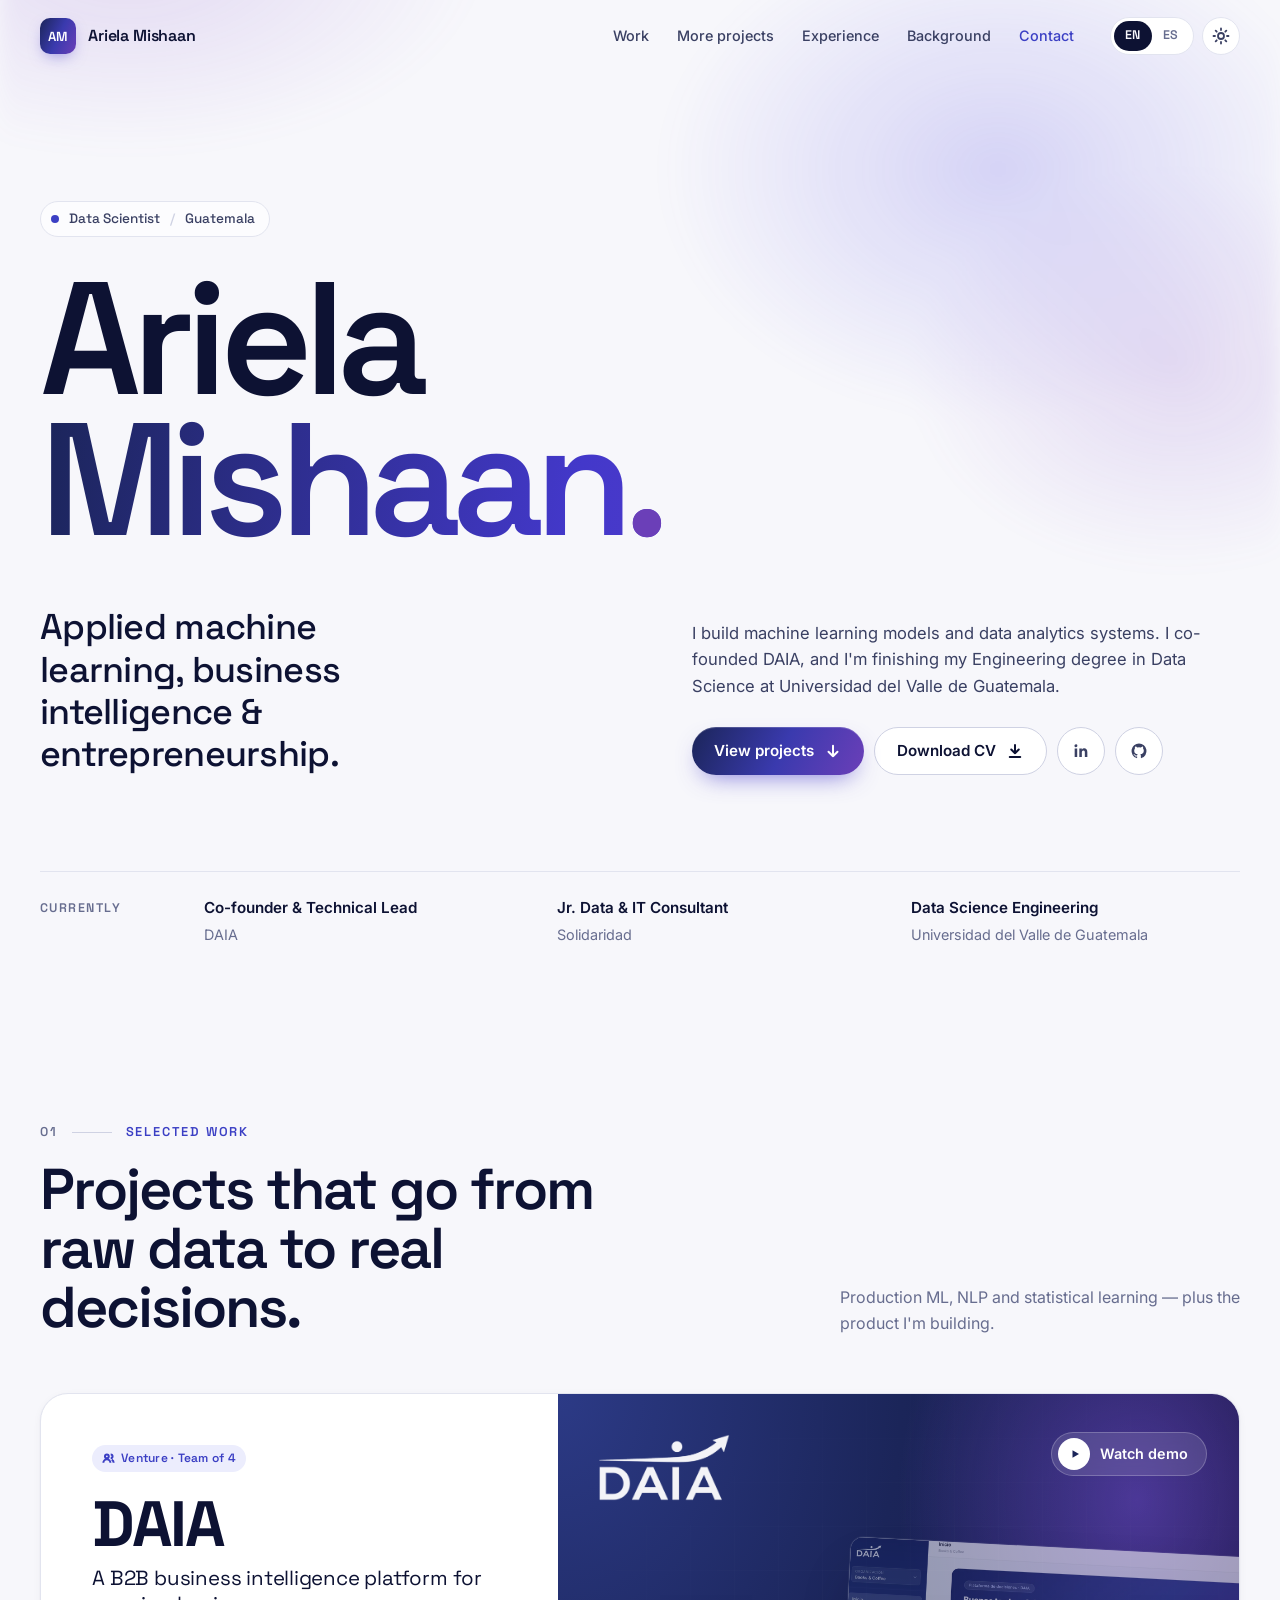
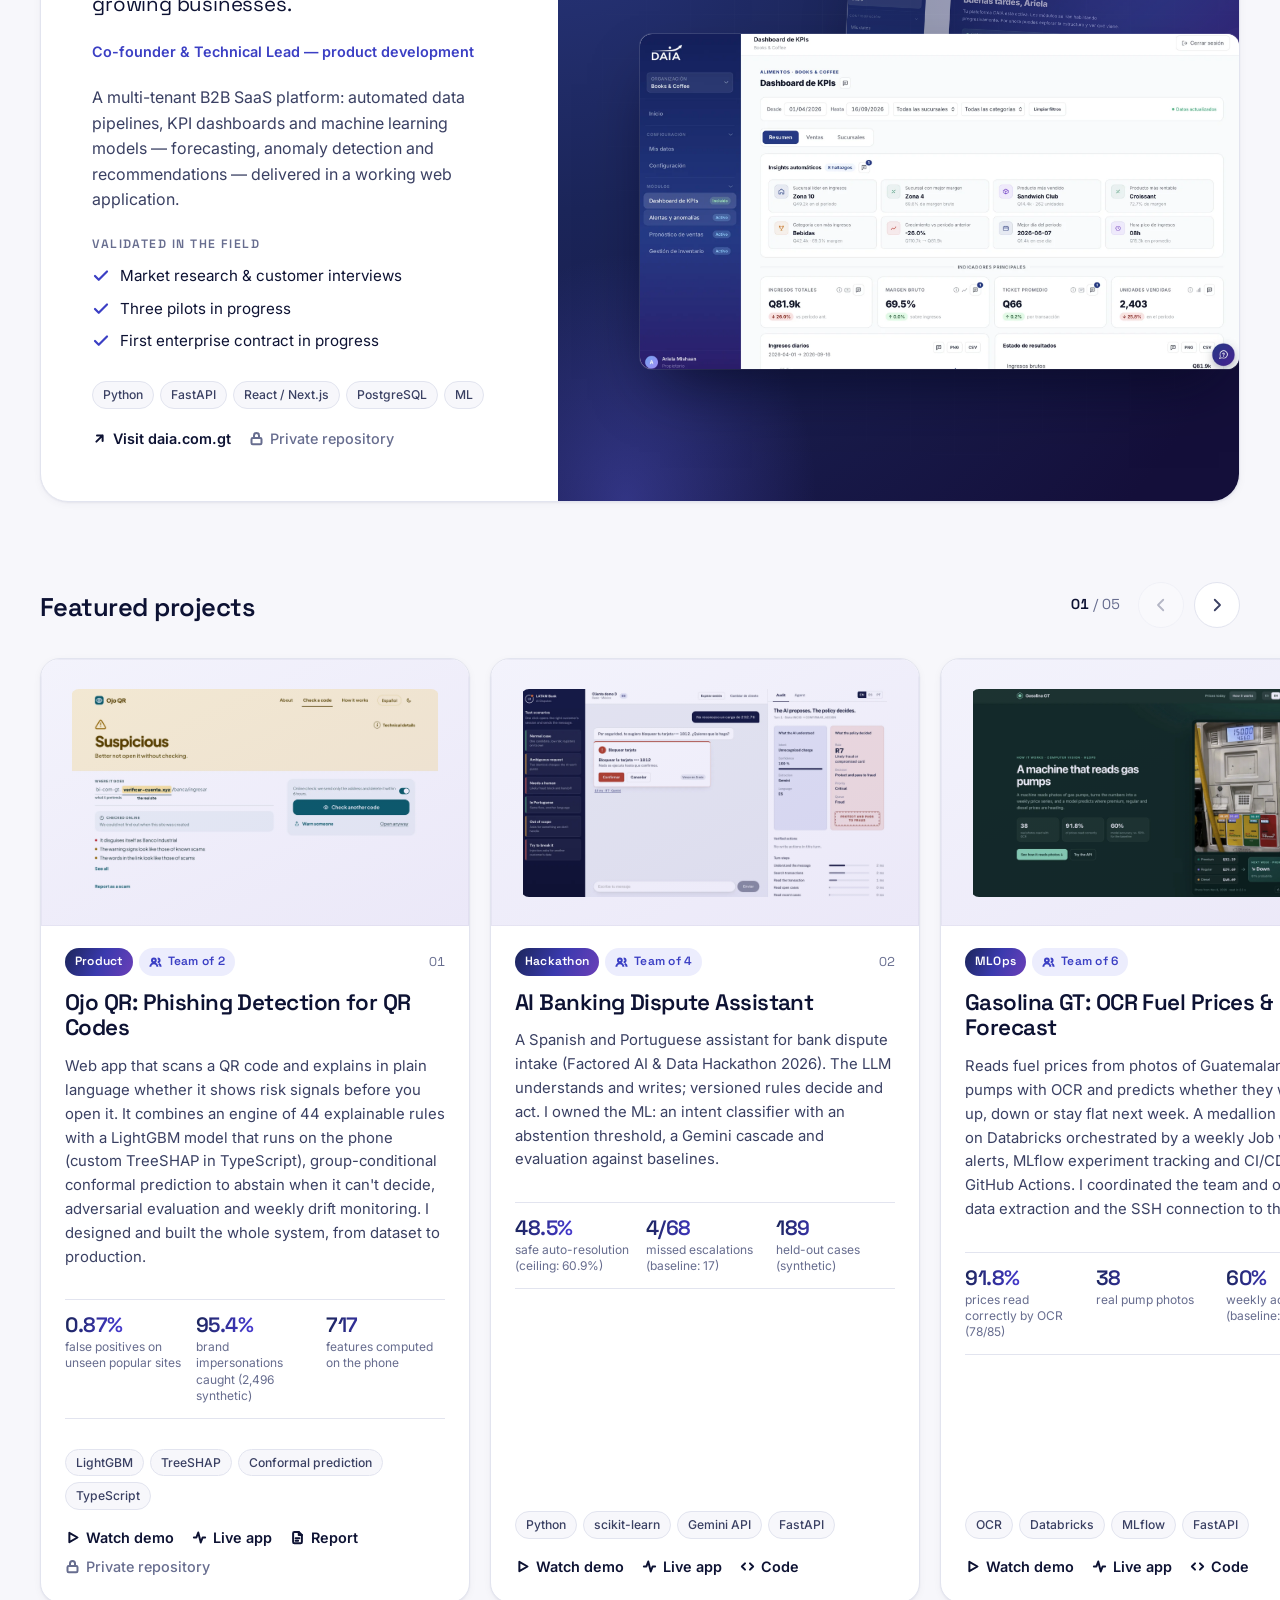
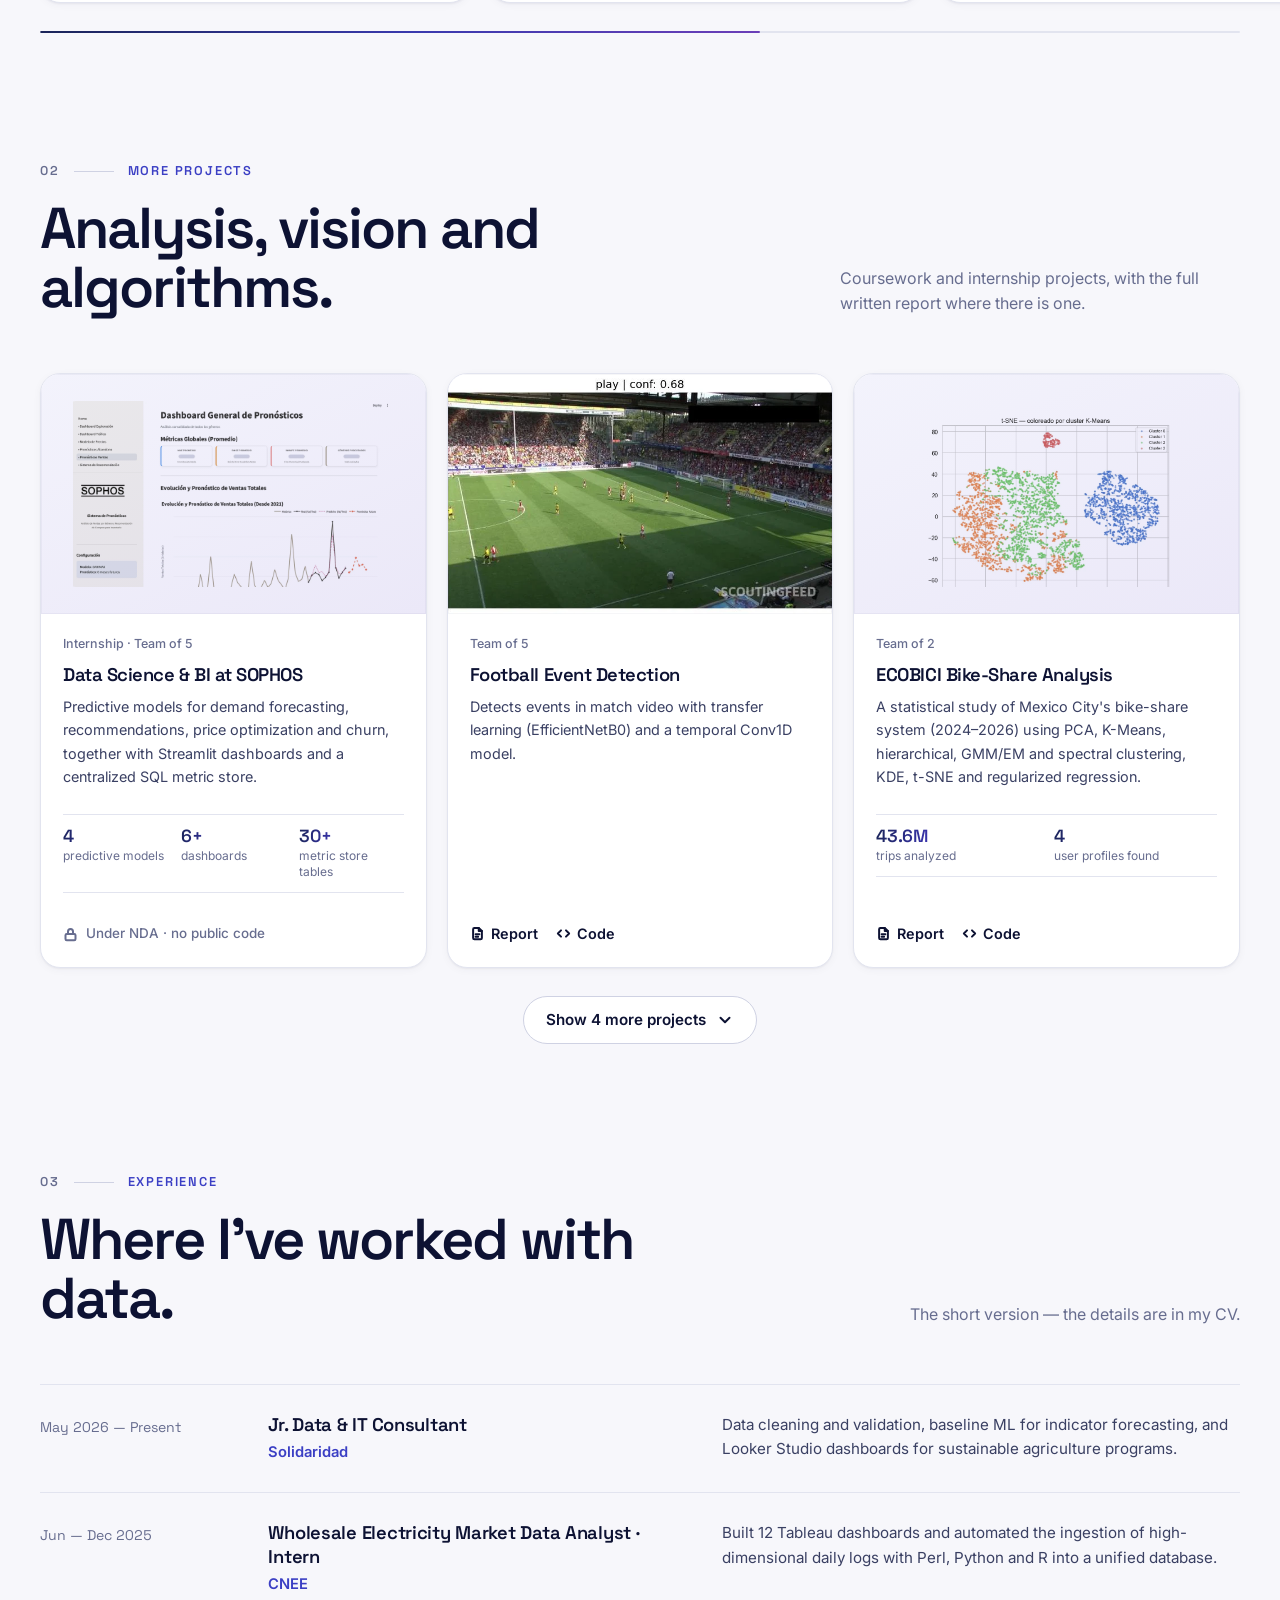
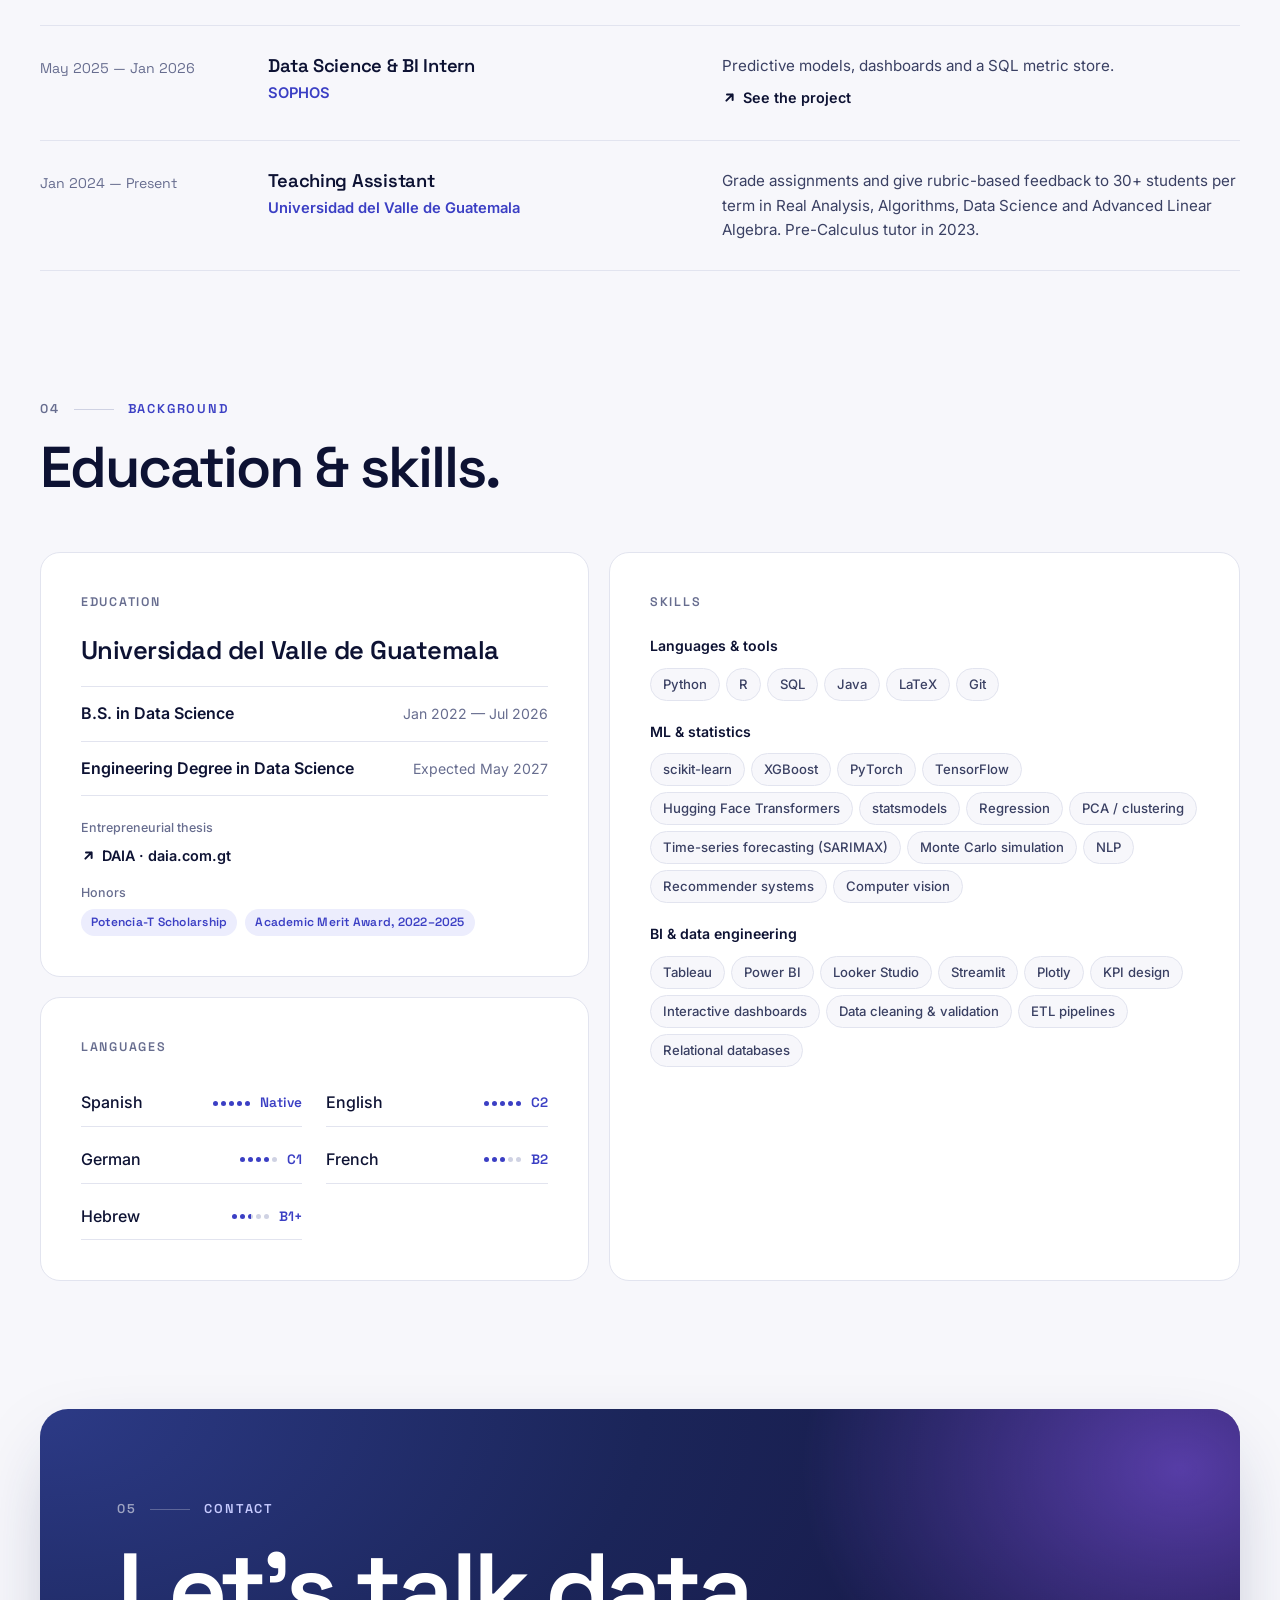
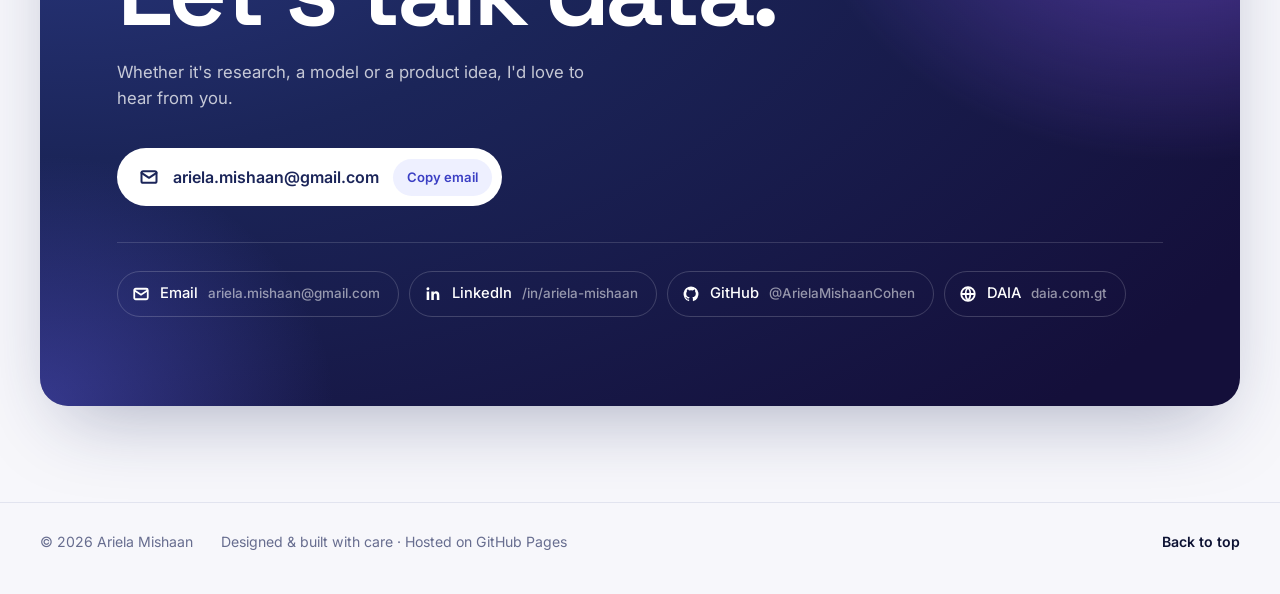
<file: index.html>
<!doctype html>
<html lang="en">
<head>
  <!-- Google tag (gtag.js) -->
  <script async src="https://www.googletagmanager.com/gtag/js?id=G-CSB3X0YVYP"></script>
  <script>
    window.dataLayer = window.dataLayer || [];
    function gtag(){dataLayer.push(arguments);}
    gtag('js', new Date());

    gtag('config', 'G-CSB3X0YVYP');
  </script>
  <meta charset="utf-8">
  <meta name="viewport" content="width=device-width, initial-scale=1">
  <title>Ariela Mishaan — Data Scientist</title>
  <meta name="description" content="Portfolio of Ariela Mishaan, data scientist working on applied machine learning, business intelligence and entrepreneurship.">
  <meta name="author" content="Ariela Mishaan">
  <meta name="color-scheme" content="light dark">
  <meta name="theme-color" content="#F7F7FB" media="(prefers-color-scheme: light)">
  <meta name="theme-color" content="#090B17" media="(prefers-color-scheme: dark)">
  <link rel="canonical" href="https://arielamishaancohen.github.io/">

  <meta property="og:type" content="website">
  <meta property="og:title" content="Ariela Mishaan — Data Scientist">
  <meta property="og:description" content="Applied machine learning, business intelligence & entrepreneurship.">
  <meta property="og:url" content="https://arielamishaancohen.github.io/">
  <meta property="og:image" content="https://arielamishaancohen.github.io/assets/img/og-image.png">
  <meta name="twitter:card" content="summary_large_image">

  <link rel="icon" href="assets/img/favicon.svg" type="image/svg+xml">
  <link rel="preconnect" href="https://fonts.googleapis.com">
  <link rel="preconnect" href="https://fonts.gstatic.com" crossorigin>
  <link href="https://fonts.googleapis.com/css2?family=Inter:wght@400;500;600&family=Space+Grotesk:wght@400;500;600;700&display=swap" rel="stylesheet">
  <link rel="stylesheet" href="assets/css/styles.css">

  <script>
    // Apply the saved theme and mark JS support before first paint (avoids a flash).
    (function () {
      var root = document.documentElement;
      root.classList.add("js");
      try {
        var theme = localStorage.getItem("theme");
        if (theme === "light" || theme === "dark") root.setAttribute("data-theme", theme);
      } catch (e) {}
    })();
  </script>
</head>
<body id="top">
  <a class="skip-link" href="#main" data-i18n="ui.skip">Skip to content</a>

  <header class="site-header">
    <div class="container header-inner">
      <a class="brand" href="#top" aria-label="Ariela Mishaan">
        <span class="brand-mark" aria-hidden="true">AM</span>
        <span class="brand-name">Ariela Mishaan</span>
      </a>

      <nav class="site-nav" id="site-nav" aria-label="Primary">
        <ul>
          <li><a href="#work" data-i18n="ui.nav.work">Work</a></li>
          <li><a href="#more" data-i18n="ui.nav.more">More projects</a></li>
          <li><a href="#experience" data-i18n="ui.nav.experience">Experience</a></li>
          <li><a href="#background" data-i18n="ui.nav.background">Background</a></li>
          <li><a href="#contact" data-i18n="ui.nav.contact">Contact</a></li>
        </ul>
      </nav>

      <div class="header-actions">
        <div class="lang-switch" role="group" data-i18n-attr="aria-label:ui.language" aria-label="Language"></div>
        <button class="icon-btn theme-toggle" type="button" data-i18n-attr="aria-label:ui.theme" aria-label="Switch color theme">
          <svg class="icon-sun" viewBox="0 0 24 24" aria-hidden="true"><circle cx="12" cy="12" r="4"/><path d="M12 2v2M12 20v2M4.9 4.9l1.4 1.4M17.7 17.7l1.4 1.4M2 12h2M20 12h2M4.9 19.1l1.4-1.4M17.7 6.3l1.4-1.4"/></svg>
          <svg class="icon-moon" viewBox="0 0 24 24" aria-hidden="true"><path d="M20.5 14.5A8.5 8.5 0 0 1 9.5 3.5a8.5 8.5 0 1 0 11 11z"/></svg>
        </button>
        <button class="icon-btn menu-toggle" type="button" aria-expanded="false" aria-controls="site-nav" data-i18n-attr="aria-label:ui.menu" aria-label="Menu">
          <svg viewBox="0 0 24 24" aria-hidden="true"><path d="M4 8h16M4 16h16"/></svg>
        </button>
      </div>
    </div>
  </header>

  <main id="main">
    <!-- Hero -->
    <section class="hero" aria-labelledby="hero-title">
      <div class="hero-glow" aria-hidden="true"></div>
      <div class="container">
        <p class="hero-eyebrow" data-reveal>
          <span class="pulse" aria-hidden="true"></span>
          <span data-i18n="hero.eyebrow">Data Scientist</span>
          <span class="sep" aria-hidden="true">/</span>
          <span data-i18n="hero.location">Guatemala</span>
        </p>
        <h1 class="hero-title" id="hero-title" data-reveal style="--d:1">
          <span>Ariela</span>
          <span class="grad-text">Mishaan<span class="dot">.</span></span>
        </h1>
        <div class="hero-body">
          <p class="hero-tagline" data-reveal style="--d:2" data-i18n="hero.tagline">Applied machine learning, business intelligence &amp; entrepreneurship.</p>
          <div class="hero-side" data-reveal style="--d:3">
            <p class="hero-intro" data-i18n="hero.intro"></p>
            <div class="hero-cta">
              <a class="btn btn-primary" href="#work">
                <span data-i18n="hero.ctaProjects">View projects</span>
                <svg viewBox="0 0 24 24" aria-hidden="true"><path d="M12 5v14M6 13l6 6 6-6"/></svg>
              </a>
              <a class="btn btn-ghost" data-link="cv" download>
                <span data-i18n="hero.ctaCv">Download CV</span>
                <svg viewBox="0 0 24 24" aria-hidden="true"><path d="M12 4v11M7 10l5 5 5-5M5 20h14"/></svg>
              </a>
              <a class="btn btn-icon" data-link="linkedin" target="_blank" rel="noopener" aria-label="LinkedIn">
                <svg viewBox="0 0 24 24" aria-hidden="true" class="fill"><path d="M6.94 8.5H3.56V20h3.38V8.5zM5.25 3A1.96 1.96 0 1 0 5.25 7a1.96 1.96 0 0 0 0-3.92zM20.44 13.3c0-3.3-1.76-4.84-4.12-4.84a3.56 3.56 0 0 0-3.2 1.76V8.5H9.75V20h3.37v-5.7c0-1.5.28-2.95 2.14-2.95 1.83 0 1.85 1.72 1.85 3.05V20h3.38l-.05-6.7z"/></svg>
              </a>
              <a class="btn btn-icon" data-link="github" target="_blank" rel="noopener" aria-label="GitHub">
                <svg viewBox="0 0 24 24" aria-hidden="true" class="fill"><path d="M12 2a10 10 0 0 0-3.16 19.49c.5.09.68-.22.68-.48v-1.7c-2.78.6-3.37-1.34-3.37-1.34-.46-1.16-1.11-1.47-1.11-1.47-.9-.62.07-.6.07-.6 1 .07 1.53 1.03 1.53 1.03.9 1.52 2.34 1.08 2.91.83.09-.65.35-1.08.63-1.33-2.22-.25-4.55-1.11-4.55-4.94 0-1.09.39-1.98 1.03-2.68-.1-.25-.45-1.27.1-2.64 0 0 .84-.27 2.75 1.02a9.5 9.5 0 0 1 5 0c1.91-1.3 2.75-1.02 2.75-1.02.55 1.37.2 2.39.1 2.64.64.7 1.03 1.59 1.03 2.68 0 3.84-2.34 4.68-4.57 4.93.36.31.68.92.68 1.85v2.74c0 .27.18.58.69.48A10 10 0 0 0 12 2z"/></svg>
              </a>
            </div>
          </div>
        </div>

        <div class="hero-now" data-reveal style="--d:4">
          <p class="hero-now-label" data-i18n="hero.nowLabel">Currently</p>
          <ul class="hero-now-list" data-render="now"></ul>
        </div>
      </div>
    </section>

    <!-- 01 Selected work -->
    <section class="section" id="work" aria-labelledby="work-title">
      <div class="container">
        <header class="section-head" data-reveal>
          <p class="section-eyebrow"><span data-i18n="sections.work.index">01</span><span data-i18n="sections.work.eyebrow">Selected work</span></p>
          <h2 class="section-title" id="work-title" data-i18n="sections.work.title"></h2>
          <p class="section-lede" data-i18n="sections.work.lede"></p>
        </header>

        <article class="venture" data-render="venture" data-reveal></article>

        <div class="carousel-head" data-reveal>
          <h3 class="carousel-title" id="carousel-title" data-i18n="ui.carousel.label">Featured projects</h3>
          <div class="carousel-controls">
            <p class="carousel-count" aria-live="polite"><span class="current">01</span> <span class="total">/ 04</span></p>
            <button class="icon-btn round" type="button" data-carousel="prev" data-i18n-attr="aria-label:ui.carousel.prev" aria-label="Previous project">
              <svg viewBox="0 0 24 24" aria-hidden="true"><path d="M15 5l-7 7 7 7"/></svg>
            </button>
            <button class="icon-btn round" type="button" data-carousel="next" data-i18n-attr="aria-label:ui.carousel.next" aria-label="Next project">
              <svg viewBox="0 0 24 24" aria-hidden="true"><path d="M9 5l7 7-7 7"/></svg>
            </button>
          </div>
        </div>
      </div>

      <div class="carousel" data-reveal>
        <ul class="carousel-track" tabindex="0" aria-labelledby="carousel-title" data-render="featured"></ul>
        <div class="container">
          <div class="carousel-progress" aria-hidden="true"><span></span></div>
        </div>
      </div>
    </section>

    <!-- 02 More projects -->
    <section class="section" id="more" aria-labelledby="more-title">
      <div class="container">
        <header class="section-head" data-reveal>
          <p class="section-eyebrow"><span data-i18n="sections.more.index">02</span><span data-i18n="sections.more.eyebrow">More projects</span></p>
          <h2 class="section-title" id="more-title" data-i18n="sections.more.title"></h2>
          <p class="section-lede" data-i18n="sections.more.lede"></p>
        </header>
        <ul class="mini-grid is-collapsed" id="more-grid" data-render="more"></ul>
        <div class="more-toggle-wrap">
          <button class="btn btn-ghost more-toggle" type="button" aria-controls="more-grid" aria-expanded="false"><span></span><svg viewBox="0 0 24 24" aria-hidden="true"><path d="M6 9l6 6 6-6"/></svg></button>
        </div>
      </div>
    </section>

    <!-- 03 Experience -->
    <section class="section" id="experience" aria-labelledby="experience-title">
      <div class="container">
        <header class="section-head" data-reveal>
          <p class="section-eyebrow"><span data-i18n="sections.experience.index">03</span><span data-i18n="sections.experience.eyebrow">Experience</span></p>
          <h2 class="section-title" id="experience-title" data-i18n="sections.experience.title"></h2>
          <p class="section-lede" data-i18n="sections.experience.lede"></p>
        </header>
        <ol class="timeline" data-render="experience"></ol>
      </div>
    </section>

    <!-- 04 Background -->
    <section class="section" id="background" aria-labelledby="background-title">
      <div class="container">
        <header class="section-head" data-reveal>
          <p class="section-eyebrow"><span data-i18n="sections.background.index">04</span><span data-i18n="sections.background.eyebrow">Background</span></p>
          <h2 class="section-title" id="background-title" data-i18n="sections.background.title"></h2>
        </header>
        <div class="background-grid" data-render="background"></div>
      </div>
    </section>

    <!-- Contact -->
    <section class="section section-contact" id="contact" aria-labelledby="contact-title">
      <div class="container">
        <div class="contact-panel" data-reveal>
          <div class="contact-glow" aria-hidden="true"></div>
          <p class="section-eyebrow on-dark"><span>05</span><span data-i18n="contact.eyebrow">Contact</span></p>
          <h2 class="contact-title" id="contact-title" data-i18n="contact.title"></h2>
          <p class="contact-lede" data-i18n="contact.lede"></p>
          <div class="contact-actions">
            <button class="btn btn-light copy-email" type="button">
              <svg viewBox="0 0 24 24" aria-hidden="true"><rect x="3" y="5" width="18" height="14" rx="2"/><path d="M3 7l9 6 9-6"/></svg>
              <span class="copy-email-address">ariela.mishaan@gmail.com</span>
              <span class="copy-email-state" data-i18n="ui.copy.idle">Copy email</span>
            </button>
          </div>
          <ul class="contact-links" data-render="contact"></ul>
        </div>
      </div>
    </section>
  </main>

  <footer class="site-footer">
    <div class="container footer-inner">
      <p>© <span data-year>2026</span> <span data-i18n="footer.rights">Ariela Mishaan</span></p>
      <p class="footer-note" data-i18n="footer.note"></p>
      <a class="footer-top" href="#top" data-i18n="footer.top">Back to top</a>
    </div>
  </footer>

  <noscript><p class="noscript">This site needs JavaScript to display its content.</p></noscript>

  <div class="toast" role="status" aria-live="polite"></div>

  <script src="assets/js/data.js"></script>
  <script src="assets/js/i18n/en.js"></script>
  <script src="assets/js/i18n/es.js"></script>
  <script src="assets/js/main.js"></script>
  <script src="assets/js/analytics.js"></script>
</body>
</html>
</file>
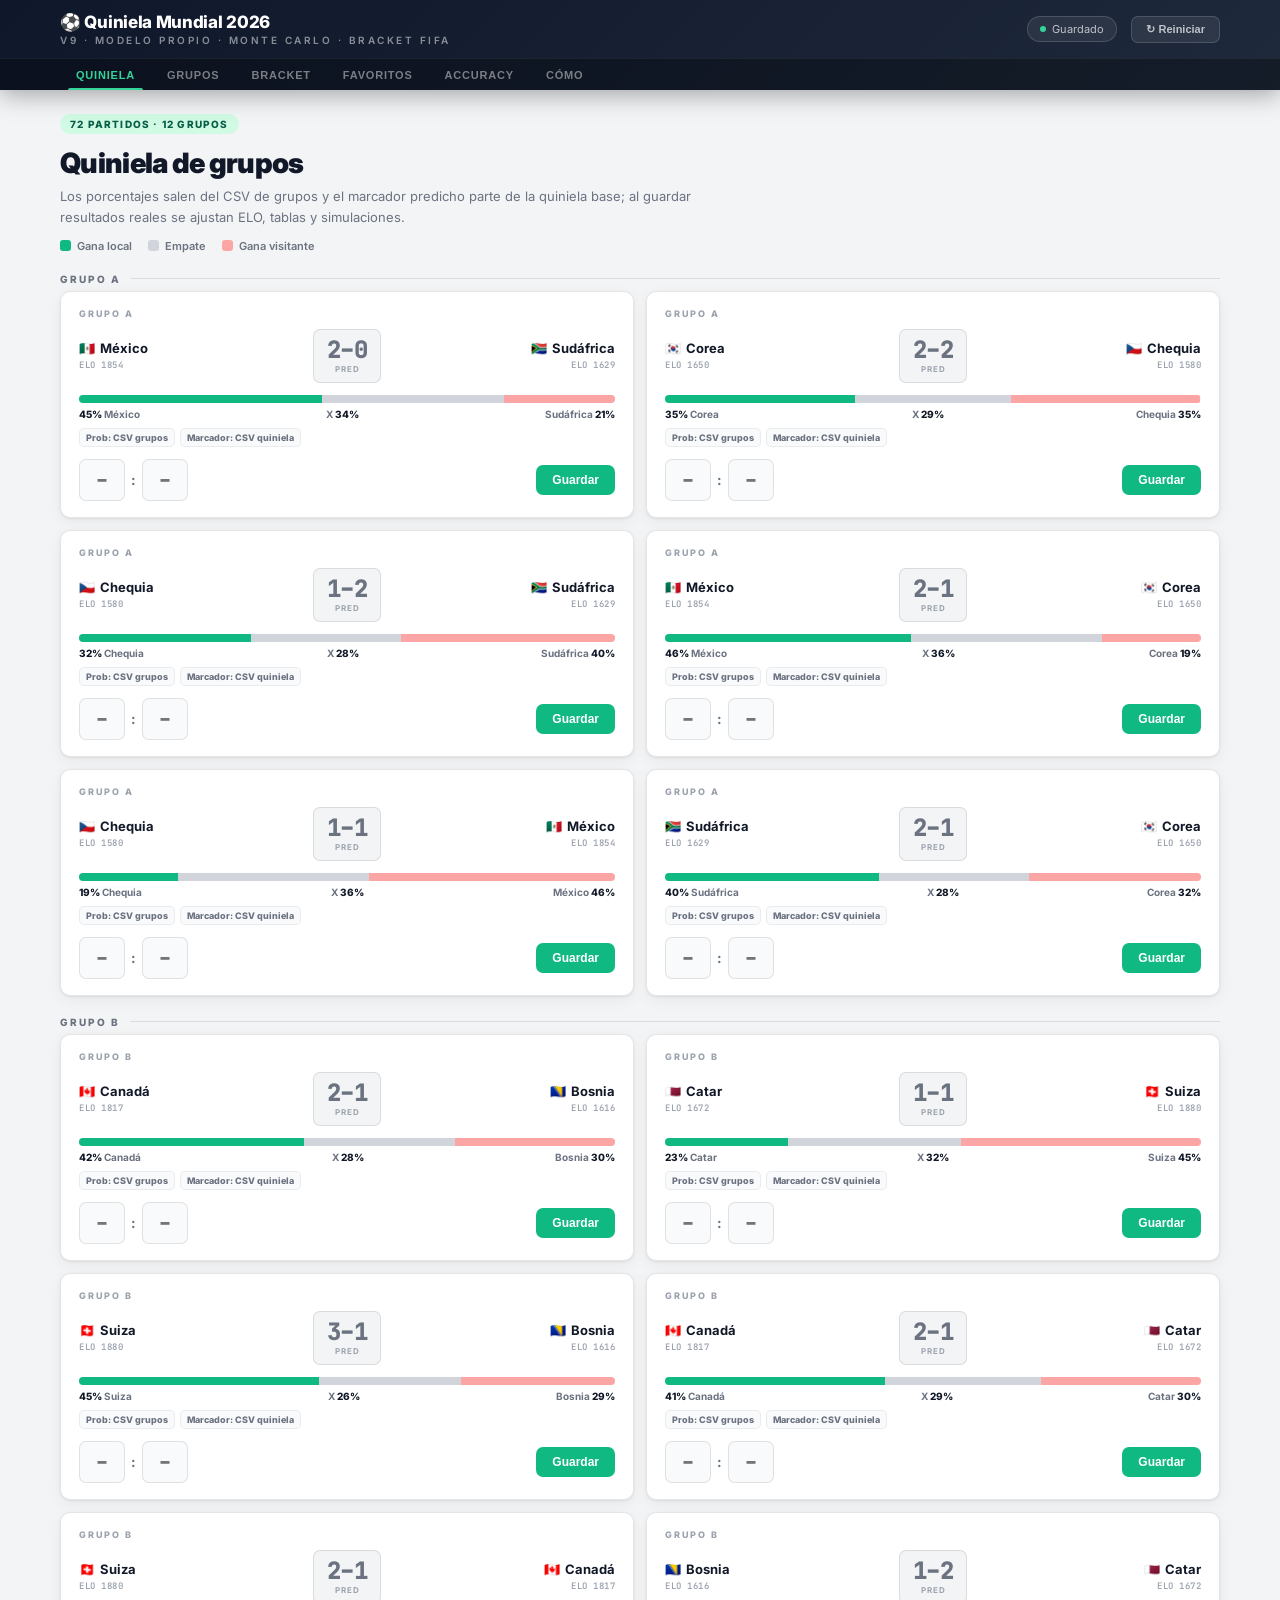
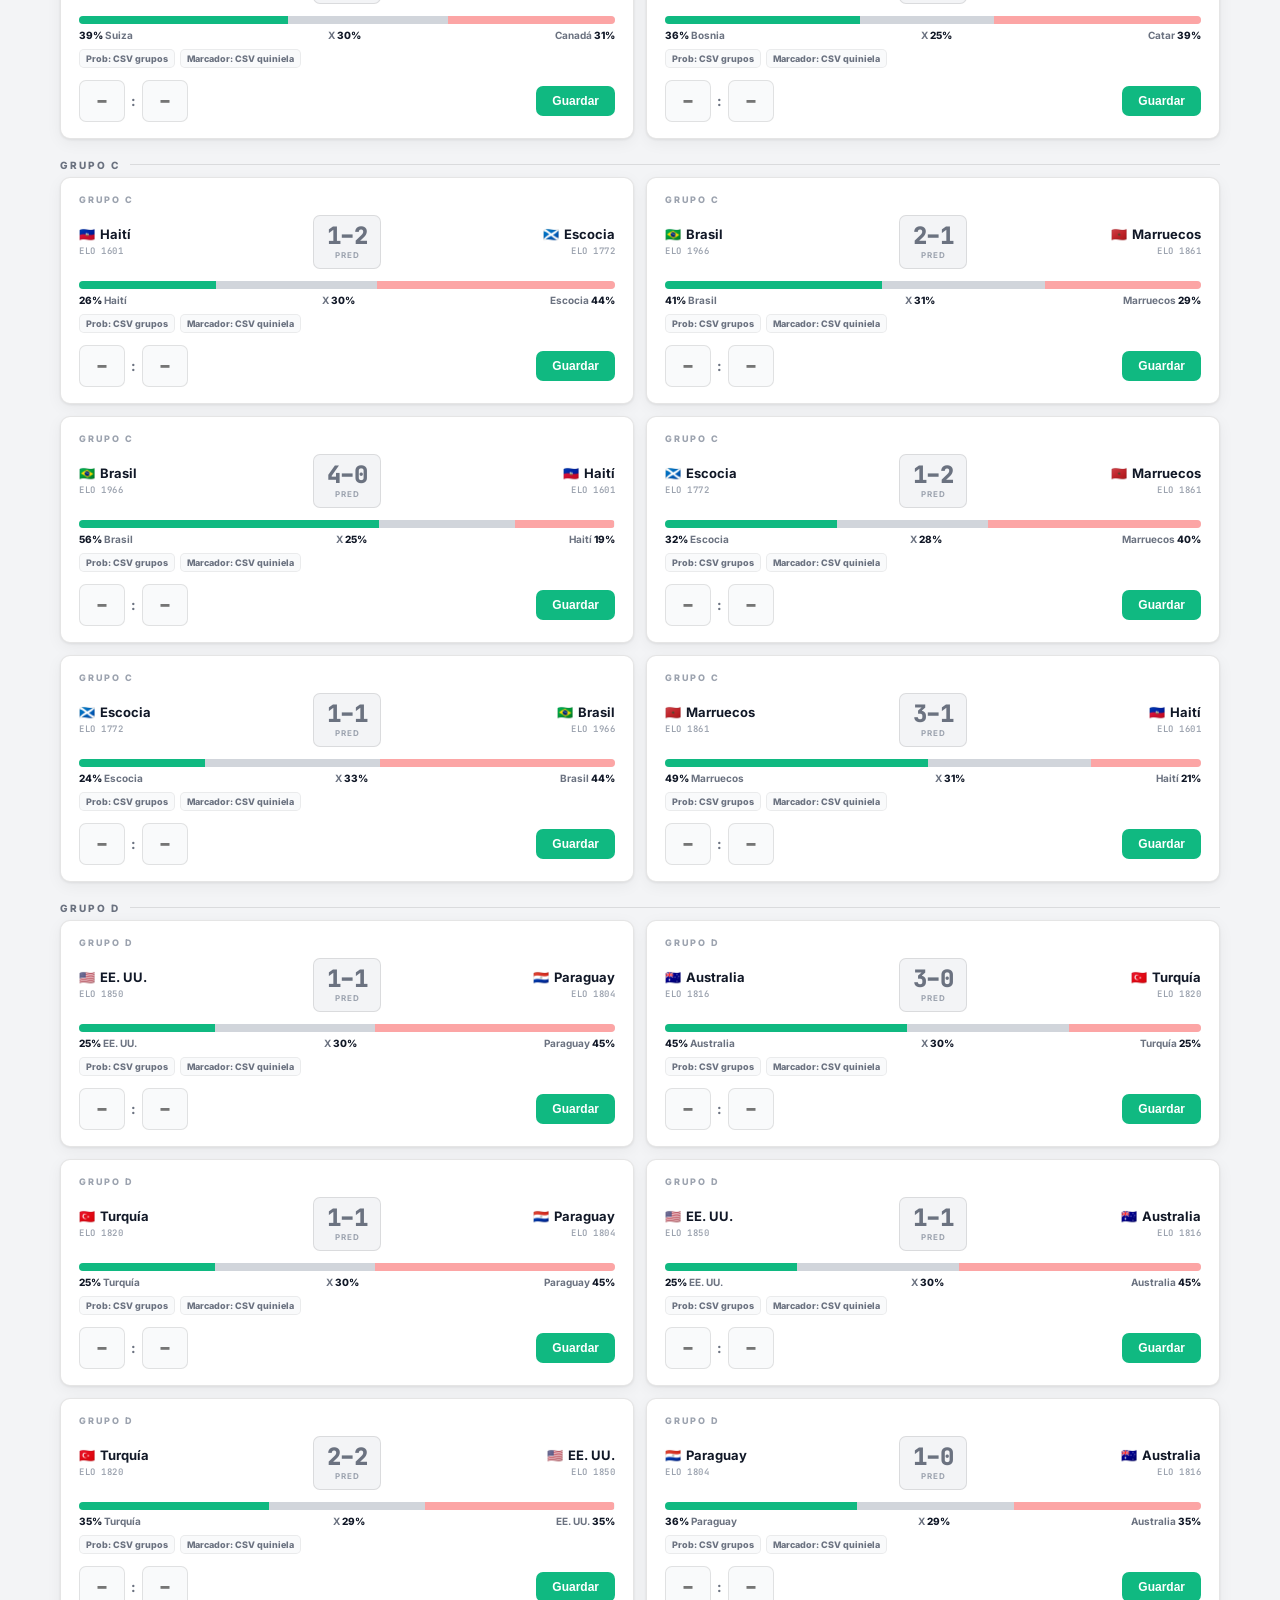
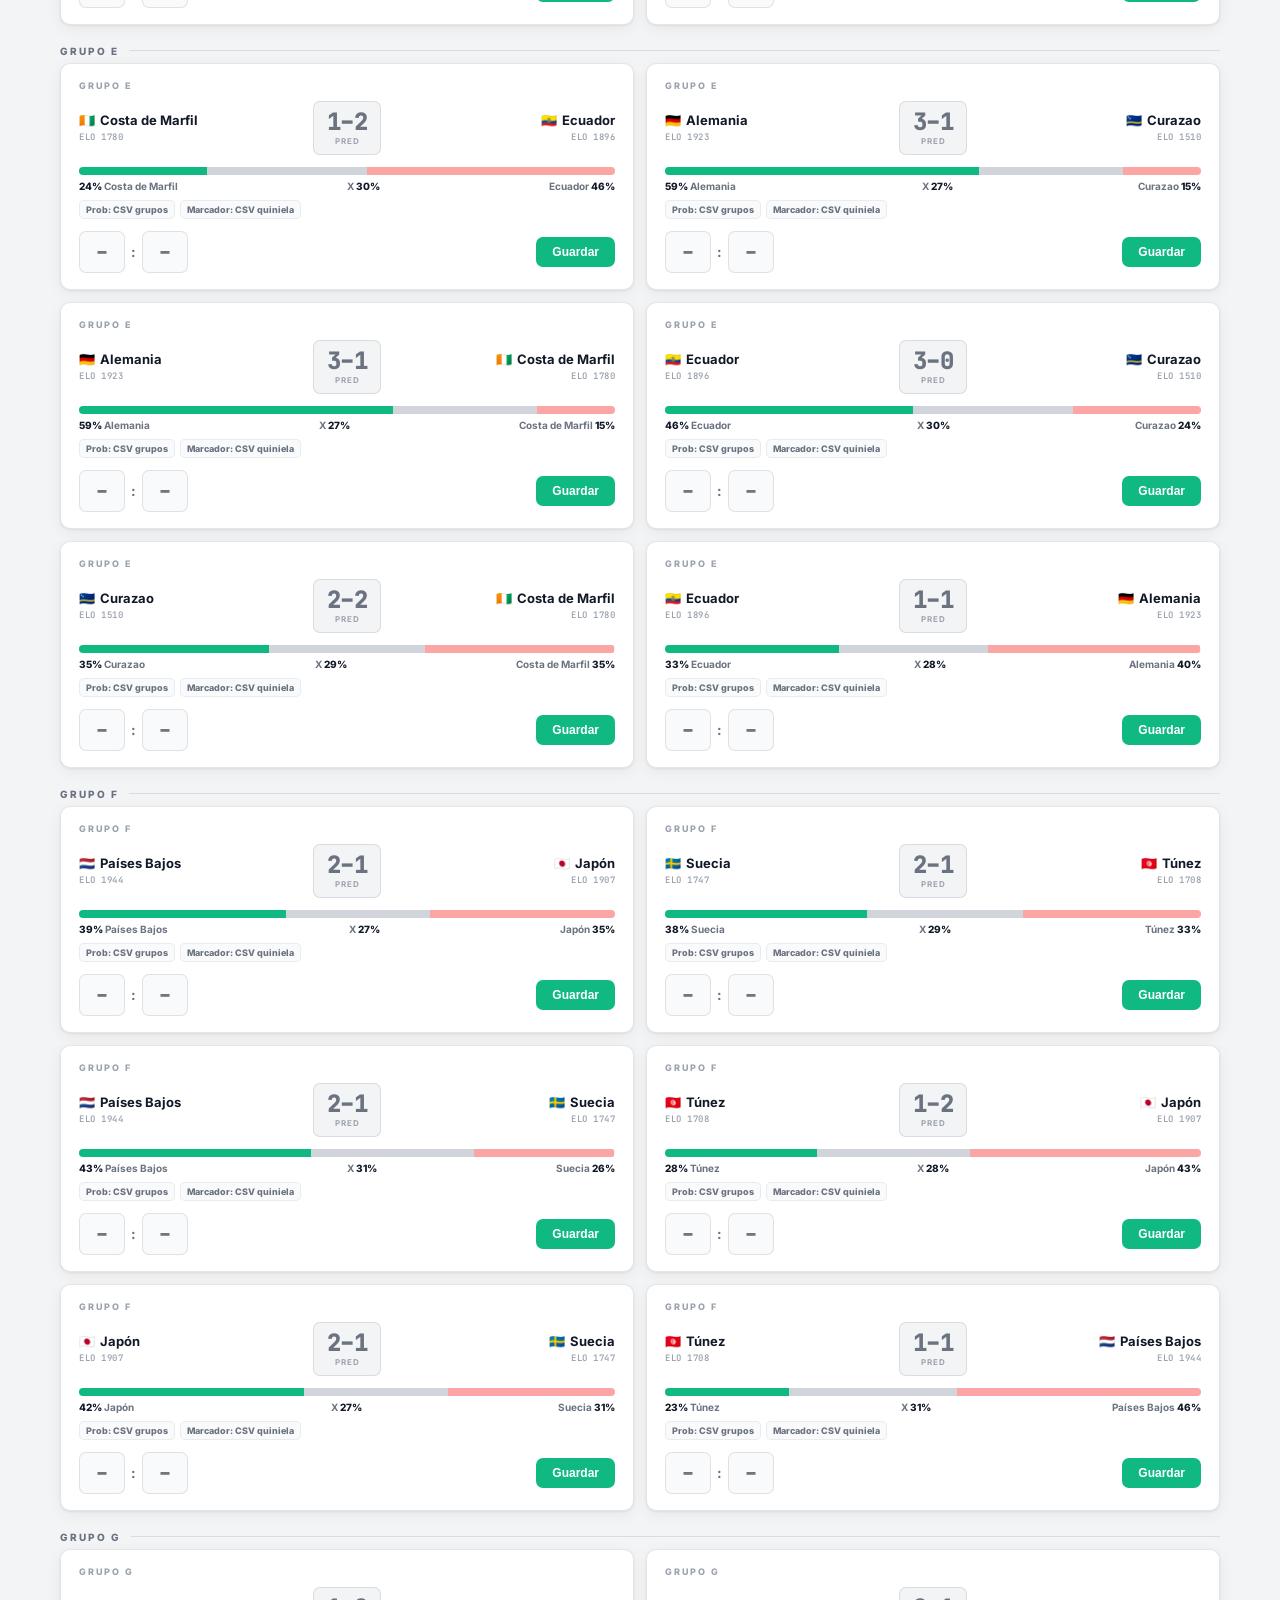
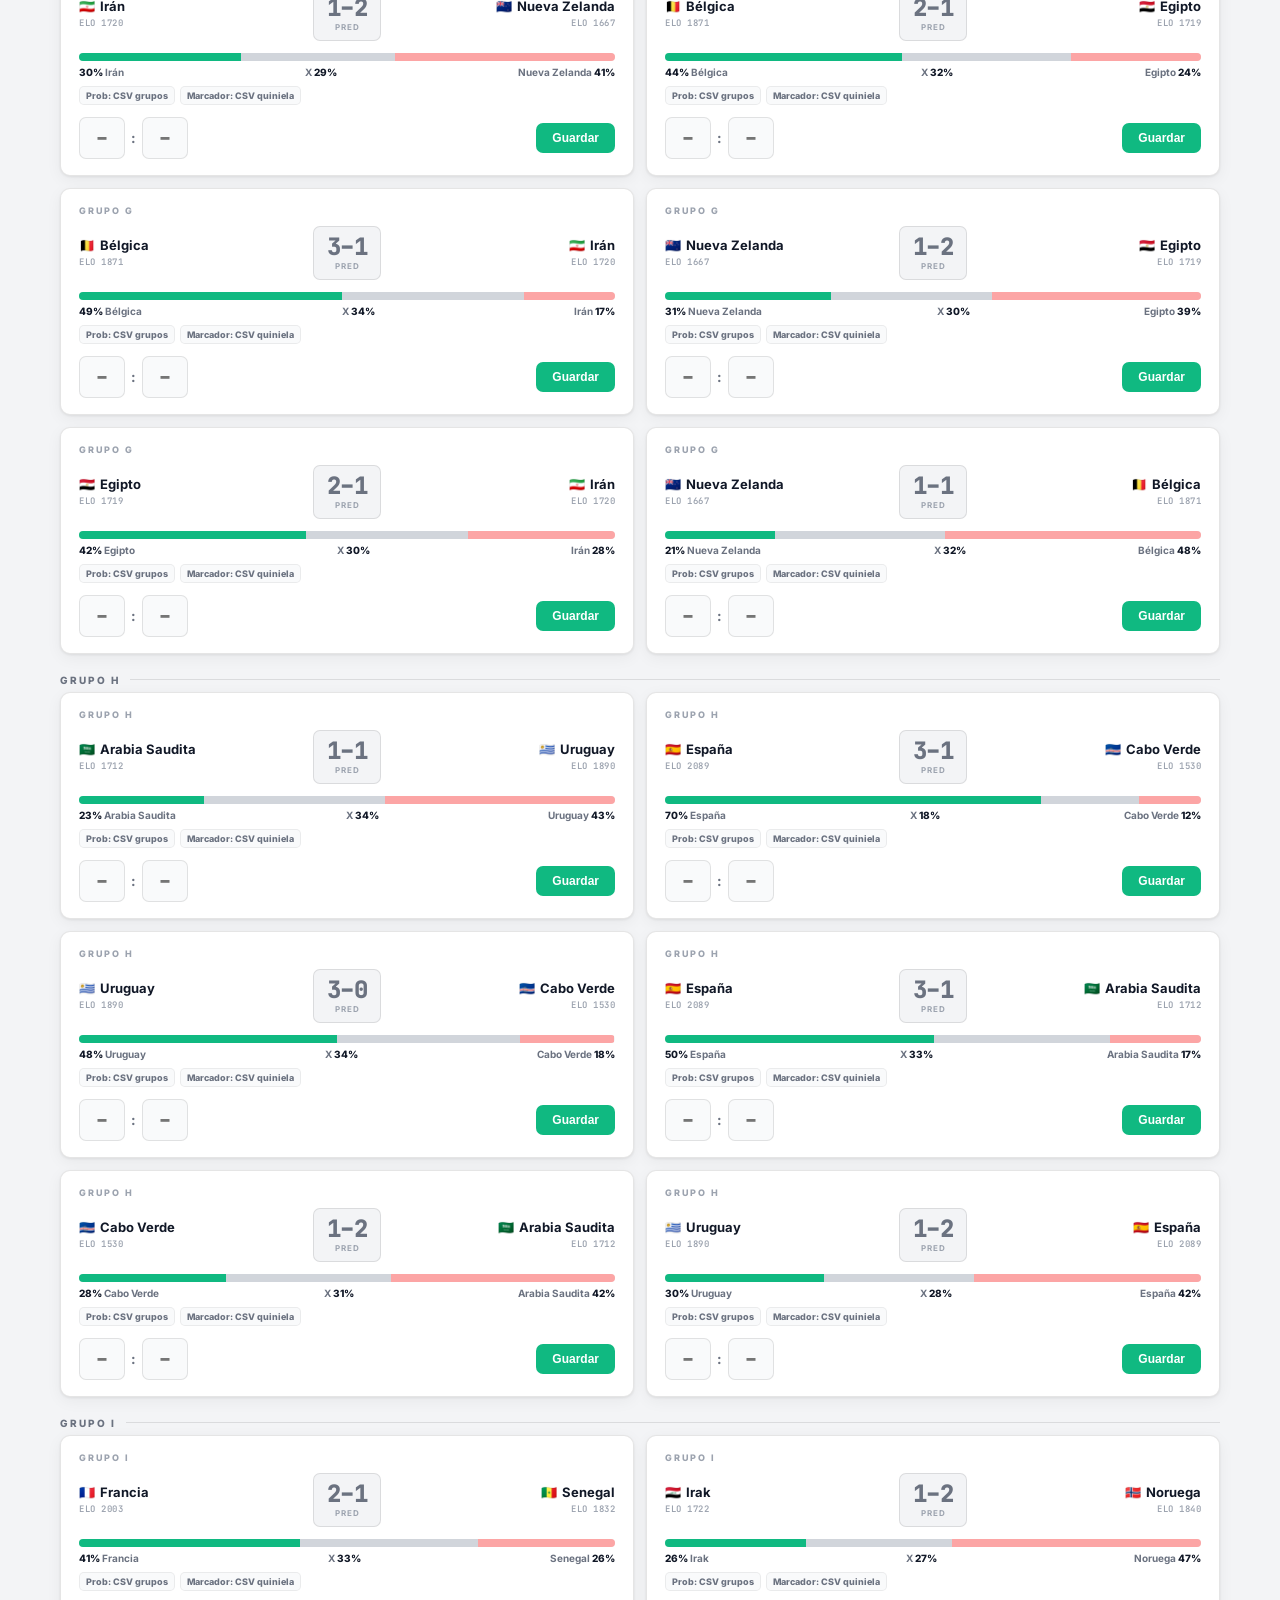
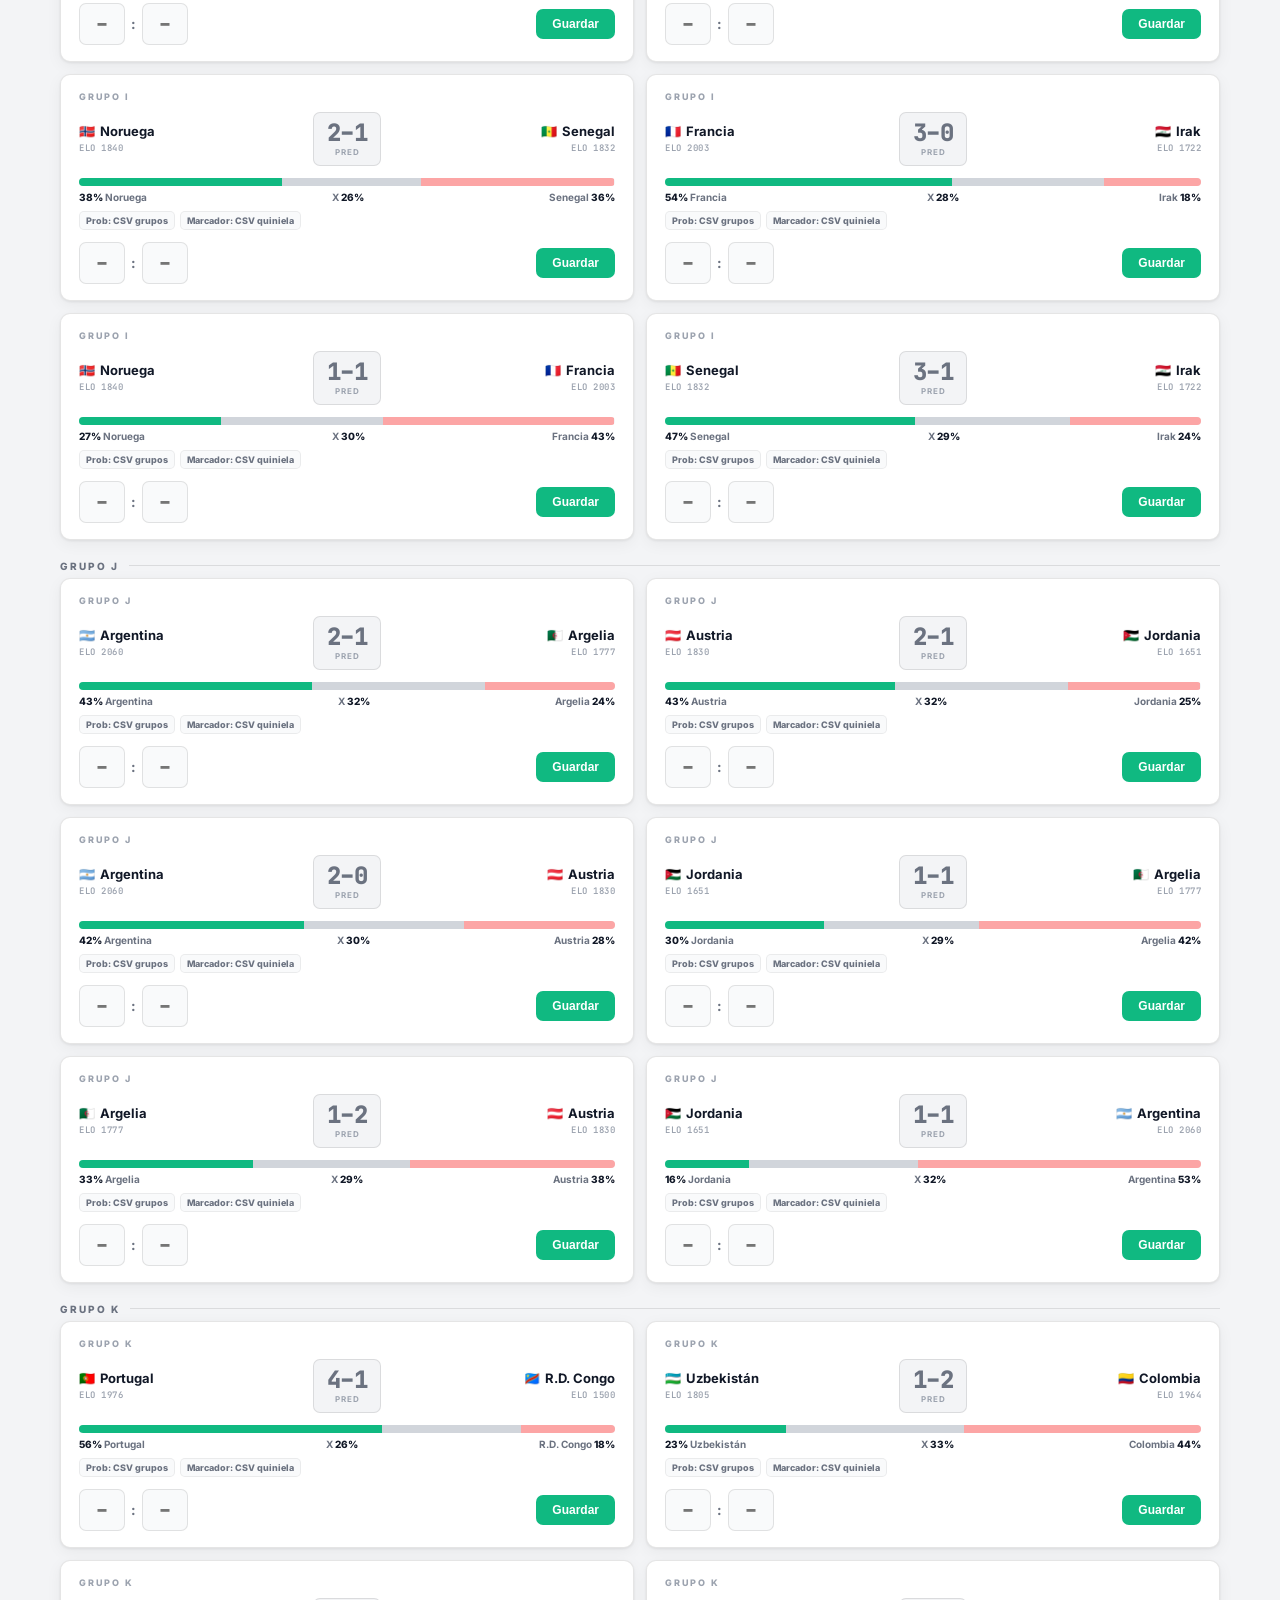
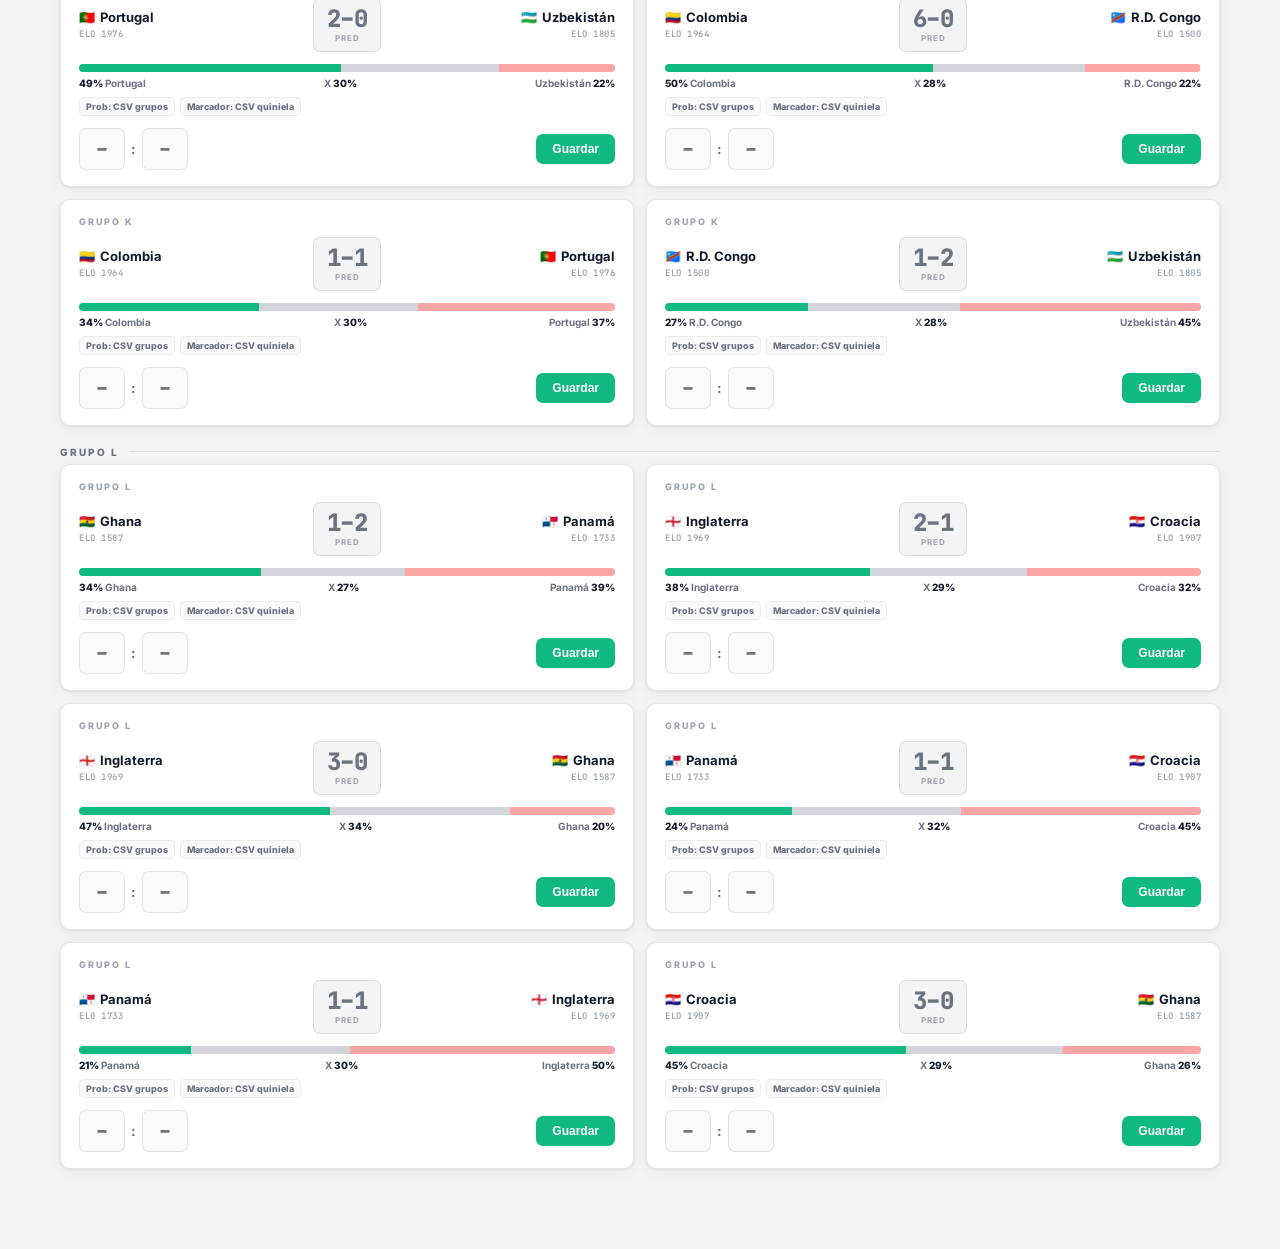
<file: demo/world-cup-2026/index.html>
<!DOCTYPE html>
<html lang="es">
<head>
<!-- Google tag (gtag.js) -->
<script async src="https://www.googletagmanager.com/gtag/js?id=G-CSB3X0YVYP"></script>
<script>
  window.dataLayer = window.dataLayer || [];
  function gtag(){dataLayer.push(arguments);}
  gtag('js', new Date());

  gtag('config', 'G-CSB3X0YVYP');
</script>
<meta charset="UTF-8">
<meta name="viewport" content="width=device-width, initial-scale=1.0">
<title>Quiniela Mundial 2026 v9</title>
<link rel="preconnect" href="https://fonts.googleapis.com">
<link href="https://fonts.googleapis.com/css2?family=Inter:wght@400;500;600;700;800;900&family=JetBrains+Mono:wght@500;700&display=swap" rel="stylesheet">
<style>
*{box-sizing:border-box;margin:0;padding:0;}
:root{
  --g:#10b981;--g2:#059669;--g3:#065f46;--gL:#d1fae5;--gL2:#a7f3d0;
  --accent:#6366f1;--acL:#e0e7ff;
  --ink:#111827;--ink2:#374151;--ink3:#6b7280;--ink4:#9ca3af;
  --bg:#f3f4f6;--s0:#ffffff;--s1:#f9fafb;--s2:#f3f4f6;
  --red:#ef4444;--rL:#fee2e2;--gold:#d97706;--gld:#fef3c7;
  --amber:#f59e0b;--amL:#fef3c7;
  --line:rgba(0,0,0,0.06);--line2:rgba(0,0,0,0.1);
  --r:14px;--r2:10px;--r3:7px;
  --sh:0 1px 3px rgba(0,0,0,.08),0 4px 16px rgba(0,0,0,.05);
  --sh2:0 0 0 2px rgba(16,185,129,.2),0 4px 20px rgba(16,185,129,.12);
}
body{font-family:'Inter',system-ui,sans-serif;background:var(--bg);color:var(--ink);font-size:14px;min-height:100vh;}
h2{font-size:20px;font-weight:800;letter-spacing:-.4px;}

header{background:linear-gradient(135deg,#0f172a 0%,#1e293b 100%);color:#fff;position:sticky;top:0;z-index:60;box-shadow:0 4px 24px rgba(0,0,0,.35);}
.hbar{max-width:1200px;margin:0 auto;padding:12px 20px;display:flex;align-items:center;gap:14px;flex-wrap:wrap;}
.brand{display:flex;flex-direction:column;}
.brand-t{font-size:17px;font-weight:800;letter-spacing:-.3px;display:flex;align-items:center;gap:8px;}
.brand-s{font-size:10px;font-weight:600;letter-spacing:2.5px;text-transform:uppercase;opacity:.5;margin-top:2px;}
.hsp{flex:1;}
.chip{font-size:11px;color:rgba(255,255,255,.7);display:flex;align-items:center;gap:6px;padding:5px 12px;border-radius:999px;border:1px solid rgba(255,255,255,.15);background:rgba(255,255,255,.07);}
.dot{width:6px;height:6px;border-radius:50%;background:#34d399;flex:none;animation:pulse 2s infinite;}
@keyframes pulse{0%,100%{opacity:1;transform:scale(1)}50%{opacity:.5;transform:scale(.85)}}
.resetbtn{font-size:11px;font-weight:700;color:rgba(255,255,255,.7);background:rgba(255,255,255,.08);border:1px solid rgba(255,255,255,.15);padding:6px 14px;border-radius:7px;cursor:pointer;transition:.15s;}
.resetbtn:hover{background:rgba(255,255,255,.18);color:#fff;}
nav{background:rgba(0,0,0,.3);border-top:1px solid rgba(255,255,255,.06);}
.navbar{max-width:1200px;margin:0 auto;padding:0 20px;display:flex;gap:0;overflow-x:auto;scrollbar-width:none;}
.navbar::-webkit-scrollbar{display:none;}
.tab{font-size:11px;font-weight:700;color:rgba(255,255,255,.45);padding:10px 16px 9px;border:none;background:none;cursor:pointer;position:relative;white-space:nowrap;letter-spacing:.8px;text-transform:uppercase;transition:.15s;}
.tab:hover{color:rgba(255,255,255,.85);}
.tab.on{color:#34d399;}
.tab.on::after{content:'';position:absolute;left:8px;right:8px;bottom:0;height:2px;border-radius:2px 2px 0 0;background:#34d399;}

.wrap{max-width:1200px;margin:0 auto;padding:24px 20px 80px;}
.view{animation:fadeUp .25s ease both;}
@keyframes fadeUp{from{opacity:0;transform:translateY(8px)}to{opacity:1;transform:none}}
.lead{margin:0 0 20px;}
.lead h2{font-size:28px;font-weight:900;letter-spacing:-.7px;}
.lead p{color:var(--ink3);font-size:13px;margin-top:6px;max-width:680px;line-height:1.65;}
.tag{display:inline-flex;align-items:center;gap:4px;font-size:10px;font-weight:800;letter-spacing:1.2px;text-transform:uppercase;padding:4px 10px;border-radius:999px;margin-bottom:12px;}
.tag-g{background:var(--gL);color:var(--g3);}
.tag-p{background:var(--acL);color:var(--accent);}
.tag-a{background:var(--amL);color:var(--gold);}

/* MATCH CARDS */
.mgrid{display:grid;grid-template-columns:1fr 1fr;gap:12px;}
@media(max-width:740px){.mgrid{grid-template-columns:1fr;}}
.mc{background:var(--s0);border:1px solid var(--line2);border-radius:10px;padding:16px 18px;box-shadow:var(--sh);transition:box-shadow .15s,border-color .15s,transform .1s;}
.mc:hover{box-shadow:var(--sh2);border-color:rgba(16,185,129,.3);transform:translateY(-1px);}
.mc.played{border-left:3px solid var(--g);background:linear-gradient(135deg,rgba(209,250,229,.4) 0%,var(--s0) 60%);}
.gtag{font-size:9px;font-weight:800;letter-spacing:1.8px;text-transform:uppercase;color:var(--ink4);margin-bottom:10px;display:flex;align-items:center;gap:6px;}
.mc.played .gtag{color:var(--g2);}
.played-badge{background:var(--gL);color:var(--g3);font-size:9px;font-weight:800;padding:1px 6px;border-radius:4px;}
.mteams{display:grid;grid-template-columns:1fr auto 1fr;align-items:center;gap:10px;margin-bottom:12px;}
.mt{display:flex;flex-direction:column;gap:3px;}
.mt.away{align-items:flex-end;}
.mname{font-weight:800;font-size:13px;display:flex;align-items:center;gap:5px;}
.mt.away .mname{flex-direction:row-reverse;}
.melo{font-size:9px;font-weight:600;color:var(--ink4);letter-spacing:.5px;font-family:'JetBrains Mono',monospace;}
.sbadge{background:var(--s2);border:1.5px solid var(--line2);border-radius:7px;text-align:center;padding:8px 12px;min-width:68px;}
.mc.played .sbadge{background:var(--gL);border-color:rgba(16,185,129,.35);}
.sc{font-size:24px;font-weight:900;color:var(--ink3);line-height:1;font-family:'JetBrains Mono',monospace;letter-spacing:-.5px;}
.mc.played .sc{color:var(--g3);}
.slbl{font-size:8px;font-weight:700;letter-spacing:1px;text-transform:uppercase;color:var(--ink4);margin-top:2px;}
.mc.played .slbl{color:var(--g2);}
.pbar{height:8px;border-radius:5px;overflow:hidden;display:flex;background:var(--s2);}
.pw{background:var(--g);transition:width .4s ease;}
.pd{background:#d1d5db;}
.pl{background:#fca5a5;}
.plbs{display:flex;justify-content:space-between;font-size:10px;font-weight:700;margin-top:5px;color:var(--ink3);}
.plbs b{color:var(--ink);font-weight:800;}
.ptrace{display:flex;flex-wrap:wrap;gap:5px;margin-top:8px;}
.ptrace span{font-size:9px;font-weight:800;color:var(--ink3);background:var(--s1);border:1px solid var(--line);border-radius:5px;padding:3px 6px;}
.ptrace .adj{color:var(--accent);background:var(--acL);border-color:rgba(99,102,241,.18);}
.mact{display:flex;gap:6px;margin-top:12px;align-items:center;}
.sin{width:46px;background:var(--s1);border:1.5px solid var(--line2);border-radius:7px;color:var(--ink);font-size:20px;font-weight:800;text-align:center;padding:7px 0;outline:none;transition:.15s;font-family:'JetBrains Mono',monospace;-moz-appearance:textfield;}
.sin::-webkit-inner-spin-button,.sin::-webkit-outer-spin-button{-webkit-appearance:none;}
.sin:focus{border-color:var(--g);background:var(--s0);box-shadow:0 0 0 3px rgba(16,185,129,.15);}
.vs{color:var(--ink3);font-weight:800;font-size:13px;}
.msp{flex:1;}
.cbtn{font-size:11px;font-weight:700;color:var(--ink3);background:none;border:1.5px solid var(--line2);cursor:pointer;padding:7px 11px;border-radius:7px;transition:.15s;}
.cbtn:hover{border-color:var(--red);color:var(--red);}
.gbtn{font-size:12px;font-weight:800;color:#fff;background:var(--g);border:none;cursor:pointer;padding:8px 16px;border-radius:7px;transition:.15s;}
.gbtn:hover{background:var(--g2);}
.gbtn:active{transform:scale(.96);}

/* GROUPS */
.ggrid{display:grid;grid-template-columns:repeat(3,1fr);gap:12px;}
@media(max-width:900px){.ggrid{grid-template-columns:repeat(2,1fr);}}
@media(max-width:540px){.ggrid{grid-template-columns:1fr;}}
.gcard{background:var(--s0);border:1px solid var(--line2);border-radius:10px;padding:14px 16px;box-shadow:var(--sh);}
.gcardh{font-size:10px;font-weight:800;letter-spacing:2px;text-transform:uppercase;color:var(--g2);margin-bottom:12px;display:flex;align-items:center;justify-content:space-between;}
.gcardh-right{font-weight:600;color:var(--ink4);font-size:9px;letter-spacing:.5px;}
.gheader{display:grid;grid-template-columns:20px 1fr 36px 56px;gap:6px;padding:0 6px 7px;margin-bottom:2px;border-bottom:2px solid var(--s2);}
.gheader span{font-size:8px;font-weight:800;letter-spacing:1px;text-transform:uppercase;color:var(--ink4);}
.gheader span:nth-child(3),.gheader span:nth-child(4){text-align:right;}
.grow{display:grid;grid-template-columns:20px 1fr 36px 56px;gap:6px;align-items:center;padding:7px 6px;border-radius:8px;transition:background .1s;}
.grow:hover{background:var(--s1);}
.grow+.grow{border-top:1px solid var(--line);}
.gpos{font-weight:800;font-size:11px;color:var(--ink4);text-align:center;}
.grow.q1 .gpos{color:var(--g);}
.grow.q2 .gpos{color:var(--g2);}
.grow.q3 .gpos{color:var(--accent);}
.gnm{font-weight:700;font-size:12px;display:flex;align-items:center;gap:5px;overflow:hidden;}
.gnmt{overflow:hidden;text-overflow:ellipsis;white-space:nowrap;}
.gpts{font-weight:800;font-size:13px;text-align:right;font-family:'JetBrains Mono',monospace;color:var(--ink);}
.gadv{font-size:10px;font-weight:800;color:var(--ink4);text-align:right;font-family:'JetBrains Mono',monospace;}
.grow.q1 .gadv,.grow.q2 .gadv{color:var(--g2);}
.grow.q3 .gadv{color:var(--accent);}
.gnote{font-size:9px;color:var(--ink4);font-weight:600;margin-top:10px;padding-top:8px;border-top:1px solid var(--line);}

/* BRACKET */
.bracket-scroll{overflow-x:auto;padding:4px 0 14px;scrollbar-width:thin;}
.bracket{display:flex;gap:10px;min-width:max-content;align-items:stretch;}
.bcol{display:flex;flex-direction:column;min-width:190px;max-width:200px;}
.bcol.sfcol{justify-content:space-around;}
.bcol.champcol{min-width:170px;justify-content:center;align-items:center;}
.brh{font-size:9px;font-weight:800;letter-spacing:2px;text-transform:uppercase;color:var(--ink3);text-align:center;padding:6px 0 10px;}
.bspacer{flex:1;}
.tie{background:var(--s0);border:1px solid var(--line2);border-radius:7px;overflow:hidden;margin-bottom:7px;box-shadow:var(--sh);transition:border-color .15s;}
.tie:hover{border-color:rgba(16,185,129,.3);}
.bslot{display:flex;align-items:center;gap:6px;padding:8px 10px;cursor:pointer;transition:background .12s;border:1.5px solid transparent;border-radius:5px;font-size:12px;margin:2px;}
.bslot:hover{background:var(--s1);}
.bslot.win{background:var(--gL);border-color:rgba(16,185,129,.4);}
.bslot.real{background:var(--gL);border-color:var(--g);}
.bslot .bnm{font-weight:700;flex:1;overflow:hidden;text-overflow:ellipsis;white-space:nowrap;}
.bslot .bwp{font-size:10px;font-weight:800;color:var(--ink4);font-family:'JetBrains Mono',monospace;}
.bslot.win .bwp,.bslot.real .bwp{color:var(--g2);}
.bslot .btbd{color:var(--ink4);font-style:italic;font-weight:600;font-size:11px;}
.bsc{text-align:center;font-size:9px;font-weight:800;color:var(--ink4);padding:4px 0 3px;border-top:1px solid var(--line);letter-spacing:.5px;font-family:'JetBrains Mono',monospace;}
.bsc.has{color:var(--g2);}
.trophy{background:linear-gradient(135deg,#fefce8,#fef3c7,#fde68a);border:1.5px solid rgba(217,119,6,.3);border-radius:14px;padding:24px 20px;text-align:center;min-width:155px;box-shadow:0 4px 20px rgba(217,119,6,.15);}
.trophy .tk{font-size:9px;letter-spacing:2px;text-transform:uppercase;color:var(--gold);font-weight:800;}
.trophy .tfl{font-size:40px;margin:10px 0 6px;line-height:1;}
.trophy .tnm{font-size:16px;font-weight:900;color:var(--ink);letter-spacing:-.3px;}
.trophy .tpc{font-size:12px;color:var(--gold);font-weight:800;margin-top:5px;font-family:'JetBrains Mono',monospace;}

/* FAVORITES */
.fhero{display:grid;grid-template-columns:1fr 1fr;gap:14px;margin-bottom:16px;}
@media(max-width:700px){.fhero{grid-template-columns:1fr;}}
.champ-c{background:linear-gradient(135deg,var(--s0) 0%,var(--gL) 100%);border:1px solid rgba(16,185,129,.25);border-radius:14px;padding:26px;box-shadow:var(--sh);}
.champ-c .ck{font-size:9px;letter-spacing:2px;text-transform:uppercase;color:var(--gold);font-weight:800;}
.champ-nm{font-size:30px;font-weight:900;margin:8px 0 4px;display:flex;align-items:center;gap:10px;letter-spacing:-.6px;}
.champ-p{color:var(--ink3);font-size:13px;margin-top:5px;}
.champ-p b{color:var(--g3);font-size:20px;font-family:'JetBrains Mono',monospace;}
.champ-sub{color:var(--ink4);font-size:11px;margin-top:6px;font-weight:600;font-family:'JetBrains Mono',monospace;}
.flist,.fulllist{background:var(--s0);border:1px solid var(--line2);border-radius:14px;padding:8px 10px 12px;box-shadow:var(--sh);}
.frow{display:grid;grid-template-columns:28px 1fr auto;gap:10px;align-items:center;padding:8px 8px;border-radius:9px;transition:.1s;}
.frow:hover{background:var(--s1);}
.frank{font-weight:800;font-size:12px;color:var(--ink4);text-align:center;font-family:'JetBrains Mono',monospace;}
.frow.t1 .frank{color:var(--gold);}
.frow.t2 .frank,.frow.t3 .frank{color:var(--ink2);}
.fnm{font-weight:700;font-size:13px;display:flex;align-items:center;gap:7px;}
.fbar-bg{height:4px;border-radius:3px;background:var(--s2);overflow:hidden;margin-top:4px;}
.fbar-fill{display:block;height:100%;border-radius:3px;background:linear-gradient(90deg,var(--g),var(--g2));}
.fmini{font-size:10px;color:var(--ink4);font-weight:600;margin-top:3px;font-family:'JetBrains Mono',monospace;}
.fval{font-weight:900;font-size:16px;text-align:right;font-family:'JetBrains Mono',monospace;}
.fval2{font-size:9px;color:var(--ink4);font-weight:600;text-align:right;text-transform:uppercase;letter-spacing:.5px;}

/* ACCURACY */
.acc-grid{display:grid;grid-template-columns:repeat(auto-fill,minmax(160px,1fr));gap:12px;margin-bottom:20px;}
@media(max-width:800px){.acc-grid{grid-template-columns:repeat(2,1fr);}}
@media(max-width:480px){.acc-grid{grid-template-columns:1fr 1fr;}}
.acc-stat{background:var(--s0);border:1px solid var(--line2);border-radius:12px;padding:18px 20px;box-shadow:var(--sh);}
.acc-stat .as-lbl{font-size:10px;font-weight:800;letter-spacing:1px;text-transform:uppercase;color:var(--ink4);margin-bottom:6px;}
.acc-stat .as-val{font-size:32px;font-weight:900;font-family:'JetBrains Mono',monospace;color:var(--ink);line-height:1;}
.acc-stat .as-sub{font-size:11px;color:var(--ink3);margin-top:5px;font-weight:600;}
.acc-stat.hi .as-val{color:var(--g2);}
.acc-stat.med .as-val{color:var(--gold);}

.cal-section{background:var(--s0);border:1px solid var(--line2);border-radius:12px;padding:16px 18px;box-shadow:var(--sh);margin-bottom:16px;}
.cal-title{font-size:12px;font-weight:800;color:var(--ink);margin-bottom:12px;display:flex;align-items:center;gap:8px;}
.cal-title span{font-size:10px;font-weight:600;color:var(--ink4);font-family:'JetBrains Mono',monospace;background:var(--s2);padding:2px 8px;border-radius:5px;}
.cal-bar-wrap{display:flex;align-items:center;gap:10px;margin-bottom:6px;}
.cal-lbl{font-size:11px;font-weight:700;color:var(--ink3);width:40px;text-align:right;font-family:'JetBrains Mono',monospace;}
.cal-bar{flex:1;height:22px;border-radius:6px;background:var(--s2);position:relative;overflow:visible;}
.cal-fill{height:100%;border-radius:6px;transition:width .5s ease;display:flex;align-items:center;justify-content:flex-end;padding-right:6px;}
.cal-fill-g{background:linear-gradient(90deg,var(--g),var(--g2));}
.cal-fill-a{background:linear-gradient(90deg,var(--gold),#f59e0b);}
.cal-fill-r{background:linear-gradient(90deg,#f87171,var(--red));}
.cal-cnt{font-size:10px;font-weight:800;color:#fff;white-space:nowrap;}
.cal-pct{font-size:10px;font-weight:700;color:var(--ink3);width:36px;font-family:'JetBrains Mono',monospace;}

.match-list{display:flex;flex-direction:column;gap:4px;}
.ml-row{display:grid;grid-template-columns:auto 1fr auto auto;gap:10px;align-items:center;padding:7px 10px;border-radius:8px;font-size:12px;transition:background .1s;}
.ml-row:hover{background:var(--s1);}
.ml-row.correct{border-left:3px solid var(--g);}
.ml-row.wrong{border-left:3px solid var(--red);}
.ml-teams{font-weight:700;color:var(--ink);}
.ml-score{font-family:'JetBrains Mono',monospace;font-weight:800;color:var(--ink3);text-align:center;}
.ml-prob{font-size:10px;color:var(--ink4);font-weight:600;text-align:right;font-family:'JetBrains Mono',monospace;}
.ml-badge{font-size:9px;font-weight:800;padding:2px 7px;border-radius:5px;text-align:center;}
.ml-badge.ok{background:var(--gL);color:var(--g3);}
.ml-badge.err{background:var(--rL);color:var(--red);}
.cal-legend{display:flex;gap:14px;font-size:11px;color:var(--ink3);font-weight:600;margin-top:8px;flex-wrap:wrap;}
.cal-legend span{display:inline-flex;align-items:center;gap:5px;}
.leg-dot{width:8px;height:8px;border-radius:50%;}

/* HOW */
.howcard{background:var(--s0);border:1px solid var(--line2);border-radius:14px;padding:20px 24px;box-shadow:var(--sh);}
.step{display:flex;gap:16px;align-items:flex-start;padding:14px 0;}
.step+.step{border-top:1px solid var(--line);}
.sn{font-weight:900;font-size:12px;width:30px;height:30px;flex:none;border-radius:9px;display:grid;place-items:center;background:var(--gL);color:var(--g2);}
.step-t{font-weight:800;font-size:13px;color:var(--ink);margin-bottom:4px;}
.step-d{color:var(--ink3);font-size:12px;line-height:1.65;}

.toast{position:fixed;bottom:20px;left:50%;transform:translateX(-50%) translateY(16px);background:#111827;color:#fff;font-weight:700;font-size:12px;padding:11px 20px;border-radius:14px;opacity:0;transition:.22s;z-index:99;pointer-events:none;white-space:nowrap;box-shadow:0 8px 30px rgba(0,0,0,.35);}
.toast.show{opacity:1;transform:translateX(-50%) translateY(0);}
.legend{display:flex;gap:16px;font-size:11px;color:var(--ink3);font-weight:600;margin-top:10px;flex-wrap:wrap;}
.legend span{display:inline-flex;align-items:center;gap:6px;}
.lsw{width:11px;height:11px;border-radius:3px;}
.grp-header{margin-bottom:6px;margin-top:20px;display:flex;align-items:center;gap:10px;}
.grp-label{font-size:10px;font-weight:800;letter-spacing:2px;text-transform:uppercase;color:var(--ink3);}
.grp-line{flex:1;height:1px;background:var(--line2);}
.flag{height:1em;width:1.5em;object-fit:cover;border-radius:2px;vertical-align:-0.16em;display:inline-block;box-shadow:0 0 0 1px rgba(0,0,0,.18);background:var(--s1);}
</style>

<header>
  <div class="hbar">
    <div class="brand">
      <div class="brand-t">&#x26BD; Quiniela Mundial 2026</div>
      <div class="brand-s">v9 &middot; Modelo propio &middot; Monte Carlo &middot; Bracket FIFA</div>
    </div>
    <div class="hsp"></div>
    <div class="chip"><span class="dot"></span><span id="saveTxt">Guardado</span></div>
    <button class="resetbtn" id="resetBtn">&#8635; Reiniciar</button>
  </div>
  <nav><div class="navbar" id="nav"></div></nav>
</header>
<div class="wrap"><div id="app"></div></div>
<div class="toast" id="toast"></div>

<script>
"use strict";

const GROUPS={
  "A":["Mexico","South Africa","Korea Republic","Czechia"],
  "B":["Canada","Bosnia and Herzegovina","Qatar","Switzerland"],
  "C":["Haiti","Scotland","Brazil","Morocco"],
  "D":["USA","Paraguay","Australia","T\u00fcrkiye"],
  "E":["C\u00f4te d'Ivoire","Ecuador","Germany","Cura\u00e7ao"],
  "F":["Netherlands","Japan","Sweden","Tunisia"],
  "G":["IR Iran","New Zealand","Belgium","Egypt"],
  "H":["Saudi Arabia","Uruguay","Spain","Cabo Verde"],
  "I":["France","Senegal","Iraq","Norway"],
  "J":["Argentina","Algeria","Austria","Jordan"],
  "K":["Portugal","Congo DR","Uzbekistan","Colombia"],
  "L":["Ghana","Panama","England","Croatia"]
};

const TG={};Object.entries(GROUPS).forEach(([g,ts])=>ts.forEach(t=>TG[t]=g));

const ELO={
  "Spain":2089,"Argentina":2060,"France":2003,"Brazil":1966,"England":1969,
  "Portugal":1976,"Germany":1923,"Colombia":1964,"Netherlands":1944,
  "Croatia":1907,"Japan":1907,"Belgium":1871,"Uruguay":1890,"Switzerland":1880,
  "Morocco":1861,"Ecuador":1896,"Mexico":1854,"Norway":1840,"Senegal":1832,
  "Austria":1830,"Canada":1817,"Paraguay":1804,"Australia":1816,"Uzbekistan":1805,
  "Algeria":1777,"Scotland":1772,"Egypt":1719,"Panama":1733,"Saudi Arabia":1712,
  "Tunisia":1708,"Qatar":1672,"New Zealand":1667,"Jordan":1651,"South Africa":1629,
  "IR Iran":1720,"Iraq":1722,"Bosnia and Herzegovina":1616,"Ghana":1587,
  "Korea Republic":1650,"Cura\u00e7ao":1510,"Haiti":1601,"Czechia":1580,
  "T\u00fcrkiye":1820,"C\u00f4te d'Ivoire":1780,"USA":1850,"Cabo Verde":1530,
  "Congo DR":1500,"Sweden":1747
};
const ALL_TEAMS=Object.keys(ELO);

const MC_CACHE={"Algeria|Jordan":[0.4147,0.2882,0.2971],"Jordan|Algeria":[0.2971,0.2882,0.4147],"Algeria|Saudi Arabia":[0.4022,0.2679,0.3299],"Saudi Arabia|Algeria":[0.3299,0.2679,0.4022],"Algeria|Mexico":[0.328,0.2786,0.3933],"Mexico|Algeria":[0.3933,0.2786,0.328],"Algeria|Germany":[0.2563,0.3236,0.4201],"Germany|Algeria":[0.4201,0.3236,0.2563],"Algeria|Uzbekistan":[0.3944,0.2616,0.344],"Uzbekistan|Algeria":[0.344,0.2616,0.3944],"Algeria|Croatia":[0.3127,0.2836,0.4036],"Croatia|Algeria":[0.4036,0.2836,0.3127],"Algeria|Haiti":[0.4491,0.3221,0.2288],"Haiti|Algeria":[0.2288,0.3221,0.4491],"Algeria|Congo DR":[0.4518,0.3266,0.2216],"Congo DR|Algeria":[0.2216,0.3266,0.4518],"Algeria|Colombia":[0.2961,0.3004,0.4035],"Colombia|Algeria":[0.4035,0.3004,0.2961],"Algeria|Sweden":[0.3725,0.2714,0.3562],"Sweden|Algeria":[0.3562,0.2714,0.3725],"Algeria|Bosnia and Herzegovina":[0.4112,0.2741,0.3147],"Bosnia and Herzegovina|Algeria":[0.3147,0.2741,0.4112],"Algeria|Senegal":[0.3266,0.2919,0.3815],"Senegal|Algeria":[0.3815,0.2919,0.3266],"Algeria|Iraq":[0.4361,0.292,0.2719],"Iraq|Algeria":[0.2719,0.292,0.4361],"Algeria|Ecuador":[0.3225,0.2795,0.398],"Ecuador|Algeria":[0.398,0.2795,0.3225],"Algeria|Japan":[0.3211,0.267,0.4119],"Japan|Algeria":[0.4119,0.267,0.3211],"Algeria|Australia":[0.3553,0.2683,0.3764],"Australia|Algeria":[0.3764,0.2683,0.3553],"Algeria|IR Iran":[0.4518,0.3266,0.2216],"IR Iran|Algeria":[0.2216,0.3266,0.4518],"Algeria|Belgium":[0.3064,0.29,0.4036],"Belgium|Algeria":[0.4036,0.29,0.3064],"Algeria|Paraguay":[0.3644,0.2748,0.3608],"Paraguay|Algeria":[0.3608,0.2748,0.3644],"Algeria|Morocco":[0.315,0.2957,0.3893],"Morocco|Algeria":[0.3893,0.2957,0.315],"Algeria|England":[0.2451,0.3311,0.4238],"England|Algeria":[0.4238,0.3311,0.2451],"Algeria|Tunisia":[0.3984,0.2719,0.3297],"Tunisia|Algeria":[0.3297,0.2719,0.3984],"Algeria|Uruguay":[0.3174,0.2763,0.4063],"Uruguay|Algeria":[0.4063,0.2763,0.3174],"Algeria|Korea Republic":[0.4518,0.3266,0.2216],"Korea Republic|Algeria":[0.2216,0.3266,0.4518],"Algeria|USA":[0.4518,0.3266,0.2216],"USA|Algeria":[0.2216,0.3266,0.4518],"Algeria|Brazil":[0.2484,0.3285,0.4231],"Brazil|Algeria":[0.4231,0.3285,0.2484],"Algeria|Portugal":[0.2495,0.3312,0.4194],"Portugal|Algeria":[0.4194,0.3312,0.2495],"Algeria|Netherlands":[0.2858,0.3046,0.4096],"Netherlands|Algeria":[0.4096,0.3046,0.2858],"Algeria|Egypt":[0.3938,0.3017,0.3045],"Egypt|Algeria":[0.3045,0.3017,0.3938],"Algeria|Norway":[0.345,0.2559,0.399],"Norway|Algeria":[0.399,0.2559,0.345],"Algeria|New Zealand":[0.4277,0.3085,0.2638],"New Zealand|Algeria":[0.2638,0.3085,0.4277],"Algeria|Ghana":[0.419,0.2873,0.2937],"Ghana|Algeria":[0.2937,0.2873,0.419],"Algeria|Cabo Verde":[0.4518,0.3266,0.2216],"Cabo Verde|Algeria":[0.2216,0.3266,0.4518],"Algeria|Austria":[0.3249,0.2924,0.3827],"Austria|Algeria":[0.3827,0.2924,0.3249],"Algeria|Scotland":[0.3721,0.2795,0.3484],"Scotland|Algeria":[0.3484,0.2795,0.3721],"Algeria|France":[0.242,0.3228,0.4352],"France|Algeria":[0.4352,0.3228,0.242],"Algeria|Argentina":[0.2429,0.3231,0.434],"Argentina|Algeria":[0.434,0.3231,0.2429],"Algeria|Czechia":[0.4518,0.3266,0.2216],"Czechia|Algeria":[0.2216,0.3266,0.4518],"Algeria|Cura\u00e7ao":[0.4518,0.3266,0.2216],"Cura\u00e7ao|Algeria":[0.2216,0.3266,0.4518],"Algeria|Canada":[0.351,0.2682,0.3809],"Canada|Algeria":[0.3809,0.2682,0.351],"Algeria|T\u00fcrkiye":[0.4518,0.3266,0.2216],"T\u00fcrkiye|Algeria":[0.2216,0.3266,0.4518],"Algeria|South Africa":[0.4335,0.3431,0.2234],"South Africa|Algeria":[0.2234,0.3431,0.4335],"Algeria|C\u00f4te d'Ivoire":[0.4518,0.3266,0.2216],"C\u00f4te d'Ivoire|Algeria":[0.2216,0.3266,0.4518],"Algeria|Qatar":[0.4299,0.2946,0.2755],"Qatar|Algeria":[0.2755,0.2946,0.4299],"Algeria|Spain":[0.2171,0.3315,0.4514],"Spain|Algeria":[0.4514,0.3315,0.2171],"Algeria|Switzerland":[0.3188,0.2863,0.3949],"Switzerland|Algeria":[0.3949,0.2863,0.3188],"Algeria|Panama":[0.4239,0.2829,0.2932],"Panama|Algeria":[0.2932,0.2829,0.4239],"Jordan|Saudi Arabia":[0.3295,0.2913,0.3792],"Saudi Arabia|Jordan":[0.3792,0.2913,0.3295],"Jordan|Mexico":[0.2394,0.3304,0.4302],"Mexico|Jordan":[0.4302,0.3304,0.2394],"Jordan|Germany":[0.1842,0.3114,0.5044],"Germany|Jordan":[0.5044,0.3114,0.1842],"Jordan|Uzbekistan":[0.3101,0.2945,0.3954],"Uzbekistan|Jordan":[0.3954,0.2945,0.3101],"Jordan|Croatia":[0.2372,0.3192,0.4436],"Croatia|Jordan":[0.4436,0.3192,0.2372],"Jordan|Haiti":[0.395,0.2708,0.3341],"Haiti|Jordan":[0.3341,0.2708,0.395],"Jordan|Congo DR":[0.4021,0.2921,0.3058],"Congo DR|Jordan":[0.3058,0.2921,0.4021],"Jordan|Colombia":[0.225,0.321,0.454],"Colombia|Jordan":[0.454,0.321,0.225],"Jordan|Sweden":[0.3065,0.2864,0.4072],"Sweden|Jordan":[0.4072,0.2864,0.3065],"Jordan|Bosnia and Herzegovina":[0.3695,0.2773,0.3531],"Bosnia and Herzegovina|Jordan":[0.3531,0.2773,0.3695],"Jordan|Senegal":[0.247,0.3249,0.4281],"Senegal|Jordan":[0.4281,0.3249,0.247],"Jordan|Iraq":[0.3465,0.265,0.3885],"Iraq|Jordan":[0.3885,0.265,0.3465],"Jordan|Ecuador":[0.276,0.2996,0.4244],"Ecuador|Jordan":[0.4244,0.2996,0.276],"Jordan|Japan":[0.2668,0.2834,0.4499],"Japan|Jordan":[0.4499,0.2834,0.2668],"Jordan|Australia":[0.2942,0.3014,0.4044],"Australia|Jordan":[0.4044,0.3014,0.2942],"Jordan|IR Iran":[0.4021,0.2921,0.3058],"IR Iran|Jordan":[0.3058,0.2921,0.4021],"Jordan|Belgium":[0.2042,0.3353,0.4605],"Belgium|Jordan":[0.4605,0.3353,0.2042],"Jordan|Paraguay":[0.303,0.2986,0.3985],"Paraguay|Jordan":[0.3985,0.2986,0.303],"Jordan|Morocco":[0.2327,0.3306,0.4367],"Morocco|Jordan":[0.4367,0.3306,0.2327],"Jordan|England":[0.1727,0.3212,0.5061],"England|Jordan":[0.5061,0.3212,0.1727],"Jordan|Tunisia":[0.3233,0.2969,0.3798],"Tunisia|Jordan":[0.3798,0.2969,0.3233],"Jordan|Uruguay":[0.2218,0.3323,0.4459],"Uruguay|Jordan":[0.4459,0.3323,0.2218],"Jordan|Korea Republic":[0.4021,0.2921,0.3058],"Korea Republic|Jordan":[0.3058,0.2921,0.4021],"Jordan|USA":[0.4021,0.2921,0.3058],"USA|Jordan":[0.3058,0.2921,0.4021],"Jordan|Brazil":[0.1735,0.3162,0.5103],"Brazil|Jordan":[0.5103,0.3162,0.1735],"Jordan|Portugal":[0.1821,0.3196,0.4983],"Portugal|Jordan":[0.4983,0.3196,0.1821],"Jordan|Netherlands":[0.2001,0.3246,0.4753],"Netherlands|Jordan":[0.4753,0.3246,0.2001],"Jordan|Egypt":[0.3191,0.297,0.3839],"Egypt|Jordan":[0.3839,0.297,0.3191],"Jordan|Norway":[0.2839,0.2761,0.44],"Norway|Jordan":[0.44,0.2761,0.2839],"Jordan|New Zealand":[0.3603,0.2865,0.3532],"New Zealand|Jordan":[0.3532,0.2865,0.3603],"Jordan|Ghana":[0.3732,0.2791,0.3477],"Ghana|Jordan":[0.3477,0.2791,0.3732],"Jordan|Cabo Verde":[0.4021,0.2921,0.3058],"Cabo Verde|Jordan":[0.3058,0.2921,0.4021],"Jordan|Austria":[0.2483,0.3213,0.4304],"Austria|Jordan":[0.4304,0.3213,0.2483],"Jordan|Scotland":[0.3065,0.2912,0.4023],"Scotland|Jordan":[0.4023,0.2912,0.3065],"Jordan|France":[0.1661,0.308,0.526],"France|Jordan":[0.526,0.308,0.1661],"Jordan|Argentina":[0.1561,0.3163,0.5276],"Argentina|Jordan":[0.5276,0.3163,0.1561],"Jordan|Czechia":[0.4021,0.2921,0.3058],"Czechia|Jordan":[0.3058,0.2921,0.4021],"Jordan|Cura\u00e7ao":[0.4021,0.2921,0.3058],"Cura\u00e7ao|Jordan":[0.3058,0.2921,0.4021],"Jordan|Canada":[0.291,0.3033,0.4057],"Canada|Jordan":[0.4057,0.3033,0.291],"Jordan|T\u00fcrkiye":[0.4021,0.2921,0.3058],"T\u00fcrkiye|Jordan":[0.3058,0.2921,0.4021],"Jordan|South Africa":[0.3609,0.2936,0.3455],"South Africa|Jordan":[0.3455,0.2936,0.3609],"Jordan|C\u00f4te d'Ivoire":[0.4021,0.2921,0.3058],"C\u00f4te d'Ivoire|Jordan":[0.3058,0.2921,0.4021],"Jordan|Qatar":[0.3598,0.2672,0.373],"Qatar|Jordan":[0.373,0.2672,0.3598],"Jordan|Spain":[0.1874,0.2577,0.5549],"Spain|Jordan":[0.5549,0.2577,0.1874],"Jordan|Switzerland":[0.2317,0.3307,0.4377],"Switzerland|Jordan":[0.4377,0.3307,0.2317],"Jordan|Panama":[0.3309,0.2799,0.3892],"Panama|Jordan":[0.3892,0.2799,0.3309],"Saudi Arabia|Mexico":[0.2608,0.323,0.4162],"Mexico|Saudi Arabia":[0.4162,0.323,0.2608],"Saudi Arabia|Germany":[0.1968,0.3215,0.4817],"Germany|Saudi Arabia":[0.4817,0.3215,0.1968],"Saudi Arabia|Uzbekistan":[0.3267,0.2876,0.3856],"Uzbekistan|Saudi Arabia":[0.3856,0.2876,0.3267],"Saudi Arabia|Croatia":[0.2399,0.3237,0.4364],"Croatia|Saudi Arabia":[0.4364,0.3237,0.2399],"Saudi Arabia|Haiti":[0.4072,0.2786,0.3142],"Haiti|Saudi Arabia":[0.3142,0.2786,0.4072],"Saudi Arabia|Congo DR":[0.4174,0.308,0.2746],"Congo DR|Saudi Arabia":[0.2746,0.308,0.4174],"Saudi Arabia|Colombia":[0.2616,0.3016,0.4369],"Colombia|Saudi Arabia":[0.4369,0.3016,0.2616],"Saudi Arabia|Sweden":[0.3324,0.2892,0.3784],"Sweden|Saudi Arabia":[0.3784,0.2892,0.3324],"Saudi Arabia|Bosnia and Herzegovina":[0.3972,0.2686,0.3342],"Bosnia and Herzegovina|Saudi Arabia":[0.3342,0.2686,0.3972],"Saudi Arabia|Senegal":[0.2943,0.2949,0.4108],"Senegal|Saudi Arabia":[0.4108,0.2949,0.2943],"Saudi Arabia|Iraq":[0.3676,0.2954,0.337],"Iraq|Saudi Arabia":[0.337,0.2954,0.3676],"Saudi Arabia|Ecuador":[0.2862,0.307,0.4068],"Ecuador|Saudi Arabia":[0.4068,0.307,0.2862],"Saudi Arabia|Japan":[0.282,0.2895,0.4285],"Japan|Saudi Arabia":[0.4285,0.2895,0.282],"Saudi Arabia|Australia":[0.3146,0.2911,0.3943],"Australia|Saudi Arabia":[0.3943,0.2911,0.3146],"Saudi Arabia|IR Iran":[0.4174,0.308,0.2746],"IR Iran|Saudi Arabia":[0.2746,0.308,0.4174],"Saudi Arabia|Belgium":[0.2186,0.344,0.4374],"Belgium|Saudi Arabia":[0.4374,0.344,0.2186],"Saudi Arabia|Paraguay":[0.3181,0.2908,0.3911],"Paraguay|Saudi Arabia":[0.3911,0.2908,0.3181],"Saudi Arabia|Morocco":[0.2477,0.3304,0.4219],"Morocco|Saudi Arabia":[0.4219,0.3304,0.2477],"Saudi Arabia|England":[0.198,0.3071,0.4949],"England|Saudi Arabia":[0.4949,0.3071,0.198],"Saudi Arabia|Tunisia":[0.3484,0.3057,0.3459],"Tunisia|Saudi Arabia":[0.3459,0.3057,0.3484],"Saudi Arabia|Uruguay":[0.2336,0.3363,0.4301],"Uruguay|Saudi Arabia":[0.4301,0.3363,0.2336],"Saudi Arabia|Korea Republic":[0.4174,0.308,0.2746],"Korea Republic|Saudi Arabia":[0.2746,0.308,0.4174],"Saudi Arabia|USA":[0.4174,0.308,0.2746],"USA|Saudi Arabia":[0.2746,0.308,0.4174],"Saudi Arabia|Brazil":[0.1901,0.3251,0.4848],"Brazil|Saudi Arabia":[0.4848,0.3251,0.1901],"Saudi Arabia|Portugal":[0.2091,0.3006,0.4902],"Portugal|Saudi Arabia":[0.4902,0.3006,0.2091],"Saudi Arabia|Netherlands":[0.2311,0.3101,0.4588],"Netherlands|Saudi Arabia":[0.4588,0.3101,0.2311],"Saudi Arabia|Egypt":[0.3395,0.3177,0.3427],"Egypt|Saudi Arabia":[0.3427,0.3177,0.3395],"Saudi Arabia|Norway":[0.3253,0.2567,0.4179],"Norway|Saudi Arabia":[0.4179,0.2567,0.3253],"Saudi Arabia|New Zealand":[0.3865,0.271,0.3425],"New Zealand|Saudi Arabia":[0.3425,0.271,0.3865],"Saudi Arabia|Ghana":[0.3912,0.2786,0.3302],"Ghana|Saudi Arabia":[0.3302,0.2786,0.3912],"Saudi Arabia|Cabo Verde":[0.4174,0.308,0.2746],"Cabo Verde|Saudi Arabia":[0.2746,0.308,0.4174],"Saudi Arabia|Austria":[0.2701,0.3064,0.4235],"Austria|Saudi Arabia":[0.4235,0.3064,0.2701],"Saudi Arabia|Scotland":[0.3248,0.2879,0.3872],"Scotland|Saudi Arabia":[0.3872,0.2879,0.3248],"Saudi Arabia|France":[0.1887,0.3111,0.5003],"France|Saudi Arabia":[0.5003,0.3111,0.1887],"Saudi Arabia|Argentina":[0.1641,0.3524,0.4835],"Argentina|Saudi Arabia":[0.4835,0.3524,0.1641],"Saudi Arabia|Czechia":[0.4174,0.308,0.2746],"Czechia|Saudi Arabia":[0.2746,0.308,0.4174],"Saudi Arabia|Cura\u00e7ao":[0.4174,0.308,0.2746],"Cura\u00e7ao|Saudi Arabia":[0.2746,0.308,0.4174],"Saudi Arabia|Canada":[0.3049,0.3006,0.3945],"Canada|Saudi Arabia":[0.3945,0.3006,0.3049],"Saudi Arabia|T\u00fcrkiye":[0.4174,0.308,0.2746],"T\u00fcrkiye|Saudi Arabia":[0.2746,0.308,0.4174],"Saudi Arabia|South Africa":[0.3995,0.2876,0.3129],"South Africa|Saudi Arabia":[0.3129,0.2876,0.3995],"Saudi Arabia|C\u00f4te d'Ivoire":[0.4174,0.308,0.2746],"C\u00f4te d'Ivoire|Saudi Arabia":[0.2746,0.308,0.4174],"Saudi Arabia|Qatar":[0.3816,0.2725,0.3458],"Qatar|Saudi Arabia":[0.3458,0.2725,0.3816],"Saudi Arabia|Spain":[0.1687,0.3302,0.5011],"Spain|Saudi Arabia":[0.5011,0.3302,0.1687],"Saudi Arabia|Switzerland":[0.2443,0.3305,0.4252],"Switzerland|Saudi Arabia":[0.4252,0.3305,0.2443],"Saudi Arabia|Panama":[0.3614,0.2854,0.3532],"Panama|Saudi Arabia":[0.3532,0.2854,0.3614],"Mexico|Germany":[0.2806,0.3091,0.4103],"Germany|Mexico":[0.4103,0.3091,0.2806],"Mexico|Uzbekistan":[0.4241,0.3149,0.261],"Uzbekistan|Mexico":[0.261,0.3149,0.4241],"Mexico|Croatia":[0.3219,0.292,0.3861],"Croatia|Mexico":[0.3861,0.292,0.3219],"Mexico|Haiti":[0.4858,0.3017,0.2126],"Haiti|Mexico":[0.2126,0.3017,0.4858],"Mexico|Congo DR":[0.4597,0.3557,0.1846],"Congo DR|Mexico":[0.1846,0.3557,0.4597],"Mexico|Colombia":[0.3203,0.2788,0.401],"Colombia|Mexico":[0.401,0.2788,0.3203],"Mexico|Sweden":[0.3974,0.2829,0.3197],"Sweden|Mexico":[0.3197,0.2829,0.3974],"Mexico|Bosnia and Herzegovina":[0.4341,0.2816,0.2842],"Bosnia and Herzegovina|Mexico":[0.2842,0.2816,0.4341],"Mexico|Senegal":[0.3609,0.282,0.3571],"Senegal|Mexico":[0.3571,0.282,0.3609],"Mexico|Iraq":[0.4646,0.3007,0.2347],"Iraq|Mexico":[0.2347,0.3007,0.4646],"Mexico|Ecuador":[0.3354,0.294,0.3706],"Ecuador|Mexico":[0.3706,0.294,0.3354],"Mexico|Japan":[0.3311,0.2774,0.3915],"Japan|Mexico":[0.3915,0.2774,0.3311],"Mexico|Australia":[0.383,0.2904,0.3266],"Australia|Mexico":[0.3266,0.2904,0.383],"Mexico|IR Iran":[0.4597,0.3557,0.1846],"IR Iran|Mexico":[0.1846,0.3557,0.4597],"Mexico|Belgium":[0.3414,0.2868,0.3719],"Belgium|Mexico":[0.3719,0.2868,0.3414],"Mexico|Paraguay":[0.387,0.294,0.319],"Paraguay|Mexico":[0.319,0.294,0.387],"Mexico|Morocco":[0.3398,0.2985,0.3617],"Morocco|Mexico":[0.3617,0.2985,0.3398],"Mexico|England":[0.2965,0.2944,0.409],"England|Mexico":[0.409,0.2944,0.2965],"Mexico|Tunisia":[0.4108,0.3309,0.2582],"Tunisia|Mexico":[0.2582,0.3309,0.4108],"Mexico|Uruguay":[0.332,0.2932,0.3748],"Uruguay|Mexico":[0.3748,0.2932,0.332],"Mexico|Korea Republic":[0.4597,0.3557,0.1846],"Korea Republic|Mexico":[0.1846,0.3557,0.4597],"Mexico|USA":[0.4597,0.3557,0.1846],"USA|Mexico":[0.1846,0.3557,0.4597],"Mexico|Brazil":[0.2621,0.3239,0.414],"Brazil|Mexico":[0.414,0.3239,0.2621],"Mexico|Portugal":[0.3135,0.2806,0.4059],"Portugal|Mexico":[0.4059,0.2806,0.3135],"Mexico|Netherlands":[0.3117,0.2843,0.404],"Netherlands|Mexico":[0.404,0.2843,0.3117],"Mexico|Egypt":[0.4089,0.3074,0.2837],"Egypt|Mexico":[0.2837,0.3074,0.4089],"Mexico|Norway":[0.3692,0.2676,0.3632],"Norway|Mexico":[0.3632,0.2676,0.3692],"Mexico|New Zealand":[0.4416,0.3168,0.2416],"New Zealand|Mexico":[0.2416,0.3168,0.4416],"Mexico|Ghana":[0.434,0.2783,0.2877],"Ghana|Mexico":[0.2877,0.2783,0.434],"Mexico|Cabo Verde":[0.4597,0.3557,0.1846],"Cabo Verde|Mexico":[0.1846,0.3557,0.4597],"Mexico|Austria":[0.3557,0.2831,0.3612],"Austria|Mexico":[0.3612,0.2831,0.3557],"Mexico|Scotland":[0.3975,0.2893,0.3132],"Scotland|Mexico":[0.3132,0.2893,0.3975],"Mexico|France":[0.2623,0.3271,0.4106],"France|Mexico":[0.4106,0.3271,0.2623],"Mexico|Argentina":[0.2753,0.3077,0.4169],"Argentina|Mexico":[0.4169,0.3077,0.2753],"Mexico|Czechia":[0.4597,0.3557,0.1846],"Czechia|Mexico":[0.1846,0.3557,0.4597],"Mexico|Cura\u00e7ao":[0.4597,0.3557,0.1846],"Cura\u00e7ao|Mexico":[0.1846,0.3557,0.4597],"Mexico|Canada":[0.3763,0.2985,0.3252],"Canada|Mexico":[0.3252,0.2985,0.3763],"Mexico|T\u00fcrkiye":[0.4597,0.3557,0.1846],"T\u00fcrkiye|Mexico":[0.1846,0.3557,0.4597],"Mexico|South Africa":[0.453,0.3386,0.2084],"South Africa|Mexico":[0.2084,0.3386,0.453],"Mexico|C\u00f4te d'Ivoire":[0.4597,0.3557,0.1846],"C\u00f4te d'Ivoire|Mexico":[0.1846,0.3557,0.4597],"Mexico|Qatar":[0.4356,0.3275,0.2369],"Qatar|Mexico":[0.2369,0.3275,0.4356],"Mexico|Spain":[0.2749,0.29,0.4351],"Spain|Mexico":[0.4351,0.29,0.2749],"Mexico|Switzerland":[0.3493,0.284,0.3667],"Switzerland|Mexico":[0.3667,0.284,0.3493],"Mexico|Panama":[0.4328,0.3114,0.2559],"Panama|Mexico":[0.2559,0.3114,0.4328],"Germany|Uzbekistan":[0.4874,0.2698,0.2428],"Uzbekistan|Germany":[0.2428,0.2698,0.4874],"Germany|Croatia":[0.369,0.2878,0.3431],"Croatia|Germany":[0.3431,0.2878,0.369],"Germany|Haiti":[0.5295,0.2848,0.1856],"Haiti|Germany":[0.1856,0.2848,0.5295],"Germany|Congo DR":[0.5863,0.2676,0.1461],"Congo DR|Germany":[0.1461,0.2676,0.5863],"Germany|Colombia":[0.3664,0.2598,0.3739],"Colombia|Germany":[0.3739,0.2598,0.3664],"Germany|Sweden":[0.4277,0.3254,0.2469],"Sweden|Germany":[0.2469,0.3254,0.4277],"Germany|Bosnia and Herzegovina":[0.4702,0.3183,0.2116],"Bosnia and Herzegovina|Germany":[0.2116,0.3183,0.4702],"Germany|Senegal":[0.4118,0.3176,0.2706],"Senegal|Germany":[0.2706,0.3176,0.4118],"Germany|Iraq":[0.5098,0.2965,0.1937],"Iraq|Germany":[0.1937,0.2965,0.5098],"Germany|Ecuador":[0.3975,0.277,0.3255],"Ecuador|Germany":[0.3255,0.277,0.3975],"Germany|Japan":[0.3852,0.2671,0.3477],"Japan|Germany":[0.3477,0.2671,0.3852],"Germany|Australia":[0.4487,0.3094,0.2419],"Australia|Germany":[0.2419,0.3094,0.4487],"Germany|IR Iran":[0.5863,0.2676,0.1461],"IR Iran|Germany":[0.1461,0.2676,0.5863],"Germany|Belgium":[0.3852,0.2887,0.3262],"Belgium|Germany":[0.3262,0.2887,0.3852],"Germany|Paraguay":[0.4287,0.3096,0.2617],"Paraguay|Germany":[0.2617,0.3096,0.4287],"Germany|Morocco":[0.3946,0.3008,0.3046],"Morocco|Germany":[0.3046,0.3008,0.3946],"Germany|England":[0.3291,0.2886,0.3823],"England|Germany":[0.3823,0.2886,0.3291],"Germany|Tunisia":[0.4799,0.3213,0.1988],"Tunisia|Germany":[0.1988,0.3213,0.4799],"Germany|Uruguay":[0.377,0.2874,0.3356],"Uruguay|Germany":[0.3356,0.2874,0.377],"Germany|Korea Republic":[0.5863,0.2676,0.1461],"Korea Republic|Germany":[0.1461,0.2676,0.5863],"Germany|USA":[0.5863,0.2676,0.1461],"USA|Germany":[0.1461,0.2676,0.5863],"Germany|Brazil":[0.3379,0.2752,0.3869],"Brazil|Germany":[0.3869,0.2752,0.3379],"Germany|Portugal":[0.336,0.2836,0.3803],"Portugal|Germany":[0.3803,0.2836,0.336],"Germany|Netherlands":[0.3561,0.2813,0.3626],"Netherlands|Germany":[0.3626,0.2813,0.3561],"Germany|Egypt":[0.4736,0.2979,0.2285],"Egypt|Germany":[0.2285,0.2979,0.4736],"Germany|Norway":[0.4247,0.2802,0.2952],"Norway|Germany":[0.2952,0.2802,0.4247],"Germany|New Zealand":[0.5264,0.278,0.1957],"New Zealand|Germany":[0.1957,0.278,0.5264],"Germany|Ghana":[0.4594,0.3272,0.2134],"Ghana|Germany":[0.2134,0.3272,0.4594],"Germany|Cabo Verde":[0.5863,0.2676,0.1461],"Cabo Verde|Germany":[0.1461,0.2676,0.5863],"Germany|Austria":[0.4024,0.2896,0.308],"Austria|Germany":[0.308,0.2896,0.4024],"Germany|Scotland":[0.4293,0.3215,0.2492],"Scotland|Germany":[0.2492,0.3215,0.4293],"Germany|France":[0.3232,0.2813,0.3956],"France|Germany":[0.3956,0.2813,0.3232],"Germany|Argentina":[0.3132,0.2883,0.3985],"Argentina|Germany":[0.3985,0.2883,0.3132],"Germany|Czechia":[0.5863,0.2676,0.1461],"Czechia|Germany":[0.1461,0.2676,0.5863],"Germany|Cura\u00e7ao":[0.5863,0.2676,0.1461],"Cura\u00e7ao|Germany":[0.1461,0.2676,0.5863],"Germany|Canada":[0.4354,0.3086,0.256],"Canada|Germany":[0.256,0.3086,0.4354],"Germany|T\u00fcrkiye":[0.5863,0.2676,0.1461],"T\u00fcrkiye|Germany":[0.1461,0.2676,0.5863],"Germany|South Africa":[0.5311,0.2905,0.1784],"South Africa|Germany":[0.1784,0.2905,0.5311],"Germany|C\u00f4te d'Ivoire":[0.5863,0.2676,0.1461],"C\u00f4te d'Ivoire|Germany":[0.1461,0.2676,0.5863],"Germany|Qatar":[0.5289,0.2826,0.1885],"Qatar|Germany":[0.1885,0.2826,0.5289],"Germany|Spain":[0.3103,0.2718,0.4179],"Spain|Germany":[0.4179,0.2718,0.3103],"Germany|Switzerland":[0.3884,0.2813,0.3303],"Switzerland|Germany":[0.3303,0.2813,0.3884],"Germany|Panama":[0.4953,0.296,0.2087],"Panama|Germany":[0.2087,0.296,0.4953],"Uzbekistan|Croatia":[0.2318,0.3184,0.4498],"Croatia|Uzbekistan":[0.4498,0.3184,0.2318],"Uzbekistan|Haiti":[0.4208,0.2891,0.2901],"Haiti|Uzbekistan":[0.2901,0.2891,0.4208],"Uzbekistan|Congo DR":[0.45,0.2836,0.2664],"Congo DR|Uzbekistan":[0.2664,0.2836,0.45],"Uzbekistan|Colombia":[0.2262,0.332,0.4418],"Colombia|Uzbekistan":[0.4418,0.332,0.2262],"Uzbekistan|Sweden":[0.3663,0.2656,0.3682],"Sweden|Uzbekistan":[0.3682,0.2656,0.3663],"Uzbekistan|Bosnia and Herzegovina":[0.4062,0.2746,0.3191],"Bosnia and Herzegovina|Uzbekistan":[0.3191,0.2746,0.4062],"Uzbekistan|Senegal":[0.3153,0.2736,0.4111],"Senegal|Uzbekistan":[0.4111,0.2736,0.3153],"Uzbekistan|Iraq":[0.395,0.2982,0.3068],"Iraq|Uzbekistan":[0.3068,0.2982,0.395],"Uzbekistan|Ecuador":[0.2597,0.3183,0.422],"Ecuador|Uzbekistan":[0.422,0.3183,0.2597],"Uzbekistan|Japan":[0.2485,0.3025,0.449],"Japan|Uzbekistan":[0.449,0.3025,0.2485],"Uzbekistan|Australia":[0.3293,0.3002,0.3705],"Australia|Uzbekistan":[0.3705,0.3002,0.3293],"Uzbekistan|IR Iran":[0.45,0.2836,0.2664],"IR Iran|Uzbekistan":[0.2664,0.2836,0.45],"Uzbekistan|Belgium":[0.2682,0.2772,0.4546],"Belgium|Uzbekistan":[0.4546,0.2772,0.2682],"Uzbekistan|Paraguay":[0.3291,0.28,0.3909],"Paraguay|Uzbekistan":[0.3909,0.28,0.3291],"Uzbekistan|Morocco":[0.2621,0.308,0.4298],"Morocco|Uzbekistan":[0.4298,0.308,0.2621],"Uzbekistan|England":[0.2135,0.2979,0.4886],"England|Uzbekistan":[0.4886,0.2979,0.2135],"Uzbekistan|Tunisia":[0.3841,0.2874,0.3285],"Tunisia|Uzbekistan":[0.3285,0.2874,0.3841],"Uzbekistan|Uruguay":[0.2316,0.3188,0.4496],"Uruguay|Uzbekistan":[0.4496,0.3188,0.2316],"Uzbekistan|Korea Republic":[0.45,0.2836,0.2664],"Korea Republic|Uzbekistan":[0.2664,0.2836,0.45],"Uzbekistan|USA":[0.45,0.2836,0.2664],"USA|Uzbekistan":[0.2664,0.2836,0.45],"Uzbekistan|Brazil":[0.2223,0.2869,0.4908],"Brazil|Uzbekistan":[0.4908,0.2869,0.2223],"Uzbekistan|Portugal":[0.2167,0.2953,0.4879],"Portugal|Uzbekistan":[0.4879,0.2953,0.2167],"Uzbekistan|Netherlands":[0.2307,0.28,0.4893],"Netherlands|Uzbekistan":[0.4893,0.28,0.2307],"Uzbekistan|Egypt":[0.3861,0.2849,0.329],"Egypt|Uzbekistan":[0.329,0.2849,0.3861],"Uzbekistan|Norway":[0.293,0.2811,0.4259],"Norway|Uzbekistan":[0.4259,0.2811,0.293],"Uzbekistan|New Zealand":[0.3989,0.2788,0.3223],"New Zealand|Uzbekistan":[0.3223,0.2788,0.3989],"Uzbekistan|Ghana":[0.4048,0.2785,0.3166],"Ghana|Uzbekistan":[0.3166,0.2785,0.4048],"Uzbekistan|Cabo Verde":[0.45,0.2836,0.2664],"Cabo Verde|Uzbekistan":[0.2664,0.2836,0.45],"Uzbekistan|Austria":[0.307,0.2803,0.4127],"Austria|Uzbekistan":[0.4127,0.2803,0.307],"Uzbekistan|Scotland":[0.3581,0.269,0.3728],"Scotland|Uzbekistan":[0.3728,0.269,0.3581],"Uzbekistan|France":[0.2118,0.2959,0.4923],"France|Uzbekistan":[0.4923,0.2959,0.2118],"Uzbekistan|Argentina":[0.1936,0.3031,0.5033],"Argentina|Uzbekistan":[0.5033,0.3031,0.1936],"Uzbekistan|Czechia":[0.45,0.2836,0.2664],"Czechia|Uzbekistan":[0.2664,0.2836,0.45],"Uzbekistan|Cura\u00e7ao":[0.45,0.2836,0.2664],"Cura\u00e7ao|Uzbekistan":[0.2664,0.2836,0.45],"Uzbekistan|Canada":[0.3199,0.3029,0.3772],"Canada|Uzbekistan":[0.3772,0.3029,0.3199],"Uzbekistan|T\u00fcrkiye":[0.45,0.2836,0.2664],"T\u00fcrkiye|Uzbekistan":[0.2664,0.2836,0.45],"Uzbekistan|South Africa":[0.4012,0.2995,0.2993],"South Africa|Uzbekistan":[0.2993,0.2995,0.4012],"Uzbekistan|C\u00f4te d'Ivoire":[0.45,0.2836,0.2664],"C\u00f4te d'Ivoire|Uzbekistan":[0.2664,0.2836,0.45],"Uzbekistan|Qatar":[0.4026,0.2713,0.3261],"Qatar|Uzbekistan":[0.3261,0.2713,0.4026],"Uzbekistan|Spain":[0.1699,0.3001,0.53],"Spain|Uzbekistan":[0.53,0.3001,0.1699],"Uzbekistan|Switzerland":[0.2372,0.3205,0.4423],"Switzerland|Uzbekistan":[0.4423,0.3205,0.2372],"Uzbekistan|Panama":[0.3916,0.2854,0.323],"Panama|Uzbekistan":[0.323,0.2854,0.3916],"Croatia|Haiti":[0.5006,0.3103,0.1891],"Haiti|Croatia":[0.1891,0.3103,0.5006],"Croatia|Congo DR":[0.4842,0.3343,0.1814],"Congo DR|Croatia":[0.1814,0.3343,0.4842],"Croatia|Colombia":[0.3302,0.2912,0.3786],"Colombia|Croatia":[0.3786,0.2912,0.3302],"Croatia|Sweden":[0.4043,0.3002,0.2955],"Sweden|Croatia":[0.2955,0.3002,0.4043],"Croatia|Bosnia and Herzegovina":[0.4576,0.2802,0.2622],"Bosnia and Herzegovina|Croatia":[0.2622,0.2802,0.4576],"Croatia|Senegal":[0.3915,0.2897,0.3189],"Senegal|Croatia":[0.3189,0.2897,0.3915],"Croatia|Iraq":[0.4823,0.3136,0.2041],"Iraq|Croatia":[0.2041,0.3136,0.4823],"Croatia|Ecuador":[0.3714,0.2884,0.3402],"Ecuador|Croatia":[0.3402,0.2884,0.3714],"Croatia|Japan":[0.3602,0.2742,0.3656],"Japan|Croatia":[0.3656,0.2742,0.3602],"Croatia|Australia":[0.409,0.3246,0.2663],"Australia|Croatia":[0.2663,0.3246,0.409],"Croatia|IR Iran":[0.4842,0.3343,0.1814],"IR Iran|Croatia":[0.1814,0.3343,0.4842],"Croatia|Belgium":[0.3625,0.2909,0.3466],"Belgium|Croatia":[0.3466,0.2909,0.3625],"Croatia|Paraguay":[0.407,0.2889,0.3041],"Paraguay|Croatia":[0.3041,0.2889,0.407],"Croatia|Morocco":[0.3805,0.2884,0.331],"Morocco|Croatia":[0.331,0.2884,0.3805],"Croatia|England":[0.3244,0.2928,0.3828],"England|Croatia":[0.3828,0.2928,0.3244],"Croatia|Tunisia":[0.4342,0.3284,0.2374],"Tunisia|Croatia":[0.2374,0.3284,0.4342],"Croatia|Uruguay":[0.3581,0.2888,0.3531],"Uruguay|Croatia":[0.3531,0.2888,0.3581],"Croatia|Korea Republic":[0.4842,0.3343,0.1814],"Korea Republic|Croatia":[0.1814,0.3343,0.4842],"Croatia|USA":[0.4842,0.3343,0.1814],"USA|Croatia":[0.1814,0.3343,0.4842],"Croatia|Brazil":[0.3177,0.2916,0.3907],"Brazil|Croatia":[0.3907,0.2916,0.3177],"Croatia|Portugal":[0.3246,0.2858,0.3896],"Portugal|Croatia":[0.3896,0.2858,0.3246],"Croatia|Netherlands":[0.3335,0.285,0.3814],"Netherlands|Croatia":[0.3814,0.285,0.3335],"Croatia|Egypt":[0.4258,0.3131,0.2611],"Egypt|Croatia":[0.2611,0.3131,0.4258],"Croatia|Norway":[0.3992,0.2442,0.3566],"Norway|Croatia":[0.3566,0.2442,0.3992],"Croatia|New Zealand":[0.463,0.3278,0.2091],"New Zealand|Croatia":[0.2091,0.3278,0.463],"Croatia|Ghana":[0.4491,0.2931,0.2577],"Ghana|Croatia":[0.2577,0.2931,0.4491],"Croatia|Cabo Verde":[0.4842,0.3343,0.1814],"Cabo Verde|Croatia":[0.1814,0.3343,0.4842],"Croatia|Austria":[0.3949,0.2849,0.3202],"Austria|Croatia":[0.3202,0.2849,0.3949],"Croatia|Scotland":[0.4036,0.284,0.3124],"Scotland|Croatia":[0.3124,0.284,0.4036],"Croatia|France":[0.3077,0.2898,0.4026],"France|Croatia":[0.4026,0.2898,0.3077],"Croatia|Argentina":[0.294,0.309,0.3971],"Argentina|Croatia":[0.3971,0.309,0.294],"Croatia|Czechia":[0.4842,0.3343,0.1814],"Czechia|Croatia":[0.1814,0.3343,0.4842],"Croatia|Cura\u00e7ao":[0.4842,0.3343,0.1814],"Cura\u00e7ao|Croatia":[0.1814,0.3343,0.4842],"Croatia|Canada":[0.4067,0.3052,0.2882],"Canada|Croatia":[0.2882,0.3052,0.4067],"Croatia|T\u00fcrkiye":[0.4842,0.3343,0.1814],"T\u00fcrkiye|Croatia":[0.1814,0.3343,0.4842],"Croatia|South Africa":[0.4887,0.3314,0.1799],"South Africa|Croatia":[0.1799,0.3314,0.4887],"Croatia|C\u00f4te d'Ivoire":[0.4842,0.3343,0.1814],"C\u00f4te d'Ivoire|Croatia":[0.1814,0.3343,0.4842],"Croatia|Qatar":[0.4642,0.3224,0.2135],"Qatar|Croatia":[0.2135,0.3224,0.4642],"Croatia|Spain":[0.2952,0.2767,0.4281],"Spain|Croatia":[0.4281,0.2767,0.2952],"Croatia|Switzerland":[0.3625,0.2923,0.3451],"Switzerland|Croatia":[0.3451,0.2923,0.3625],"Croatia|Panama":[0.4477,0.315,0.2373],"Panama|Croatia":[0.2373,0.315,0.4477],"Haiti|Congo DR":[0.3993,0.2679,0.3327],"Congo DR|Haiti":[0.3327,0.2679,0.3993],"Haiti|Colombia":[0.187,0.3229,0.4901],"Colombia|Haiti":[0.4901,0.3229,0.187],"Haiti|Sweden":[0.2302,0.3264,0.4434],"Sweden|Haiti":[0.4434,0.3264,0.2302],"Haiti|Bosnia and Herzegovina":[0.3393,0.2559,0.4048],"Bosnia and Herzegovina|Haiti":[0.4048,0.2559,0.3393],"Haiti|Senegal":[0.2174,0.3176,0.465],"Senegal|Haiti":[0.465,0.3176,0.2174],"Haiti|Iraq":[0.3192,0.2789,0.4019],"Iraq|Haiti":[0.4019,0.2789,0.3192],"Haiti|Ecuador":[0.2161,0.3219,0.462],"Ecuador|Haiti":[0.462,0.3219,0.2161],"Haiti|Japan":[0.1882,0.327,0.4848],"Japan|Haiti":[0.4848,0.327,0.1882],"Haiti|Australia":[0.2658,0.3053,0.4289],"Australia|Haiti":[0.4289,0.3053,0.2658],"Haiti|IR Iran":[0.3993,0.2679,0.3327],"IR Iran|Haiti":[0.3327,0.2679,0.3993],"Haiti|Belgium":[0.2094,0.2877,0.503],"Belgium|Haiti":[0.503,0.2877,0.2094],"Haiti|Paraguay":[0.249,0.3095,0.4415],"Paraguay|Haiti":[0.4415,0.3095,0.249],"Haiti|Morocco":[0.2046,0.3048,0.4905],"Morocco|Haiti":[0.4905,0.3048,0.2046],"Haiti|England":[0.1711,0.2682,0.5606],"England|Haiti":[0.5606,0.2682,0.1711],"Haiti|Tunisia":[0.3088,0.2814,0.4098],"Tunisia|Haiti":[0.4098,0.2814,0.3088],"Haiti|Uruguay":[0.1979,0.2933,0.5088],"Uruguay|Haiti":[0.5088,0.2933,0.1979],"Haiti|Korea Republic":[0.3993,0.2679,0.3327],"Korea Republic|Haiti":[0.3327,0.2679,0.3993],"Haiti|USA":[0.3993,0.2679,0.3327],"USA|Haiti":[0.3327,0.2679,0.3993],"Haiti|Brazil":[0.1865,0.2542,0.5593],"Brazil|Haiti":[0.5593,0.2542,0.1865],"Haiti|Portugal":[0.1806,0.2793,0.54],"Portugal|Haiti":[0.54,0.2793,0.1806],"Haiti|Netherlands":[0.1857,0.2969,0.5175],"Netherlands|Haiti":[0.5175,0.2969,0.1857],"Haiti|Egypt":[0.2897,0.2979,0.4124],"Egypt|Haiti":[0.4124,0.2979,0.2897],"Haiti|Norway":[0.2272,0.2939,0.4788],"Norway|Haiti":[0.4788,0.2939,0.2272],"Haiti|New Zealand":[0.3237,0.2826,0.3937],"New Zealand|Haiti":[0.3937,0.2826,0.3237],"Haiti|Ghana":[0.3353,0.2678,0.397],"Ghana|Haiti":[0.397,0.2678,0.3353],"Haiti|Cabo Verde":[0.3993,0.2679,0.3327],"Cabo Verde|Haiti":[0.3327,0.2679,0.3993],"Haiti|Austria":[0.2066,0.3093,0.4841],"Austria|Haiti":[0.4841,0.3093,0.2066],"Haiti|Scotland":[0.2547,0.3016,0.4437],"Scotland|Haiti":[0.4437,0.3016,0.2547],"Haiti|France":[0.1776,0.2629,0.5595],"France|Haiti":[0.5595,0.2629,0.1776],"Haiti|Argentina":[0.1928,0.2452,0.562],"Argentina|Haiti":[0.562,0.2452,0.1928],"Haiti|Czechia":[0.3993,0.2679,0.3327],"Czechia|Haiti":[0.3327,0.2679,0.3993],"Haiti|Cura\u00e7ao":[0.3993,0.2679,0.3327],"Cura\u00e7ao|Haiti":[0.3327,0.2679,0.3993],"Haiti|Canada":[0.2415,0.3167,0.4418],"Canada|Haiti":[0.4418,0.3167,0.2415],"Haiti|T\u00fcrkiye":[0.3993,0.2679,0.3327],"T\u00fcrkiye|Haiti":[0.3327,0.2679,0.3993],"Haiti|South Africa":[0.3454,0.2831,0.3715],"South Africa|Haiti":[0.3715,0.2831,0.3454],"Haiti|C\u00f4te d'Ivoire":[0.3993,0.2679,0.3327],"C\u00f4te d'Ivoire|Haiti":[0.3327,0.2679,0.3993],"Haiti|Qatar":[0.3376,0.258,0.4044],"Qatar|Haiti":[0.4044,0.258,0.3376],"Haiti|Spain":[0.1505,0.1869,0.6627],"Spain|Haiti":[0.6627,0.1869,0.1505],"Haiti|Switzerland":[0.1974,0.3128,0.4898],"Switzerland|Haiti":[0.4898,0.3128,0.1974],"Haiti|Panama":[0.3227,0.2754,0.4019],"Panama|Haiti":[0.4019,0.2754,0.3227],"Congo DR|Colombia":[0.2165,0.2834,0.5001],"Colombia|Congo DR":[0.5001,0.2834,0.2165],"Congo DR|Sweden":[0.2701,0.2956,0.4343],"Sweden|Congo DR":[0.4343,0.2956,0.2701],"Congo DR|Bosnia and Herzegovina":[0.3116,0.2848,0.4036],"Bosnia and Herzegovina|Congo DR":[0.4036,0.2848,0.3116],"Congo DR|Senegal":[0.2009,0.3383,0.4607],"Senegal|Congo DR":[0.4607,0.3383,0.2009],"Congo DR|Iraq":[0.3053,0.2777,0.4171],"Iraq|Congo DR":[0.4171,0.2777,0.3053],"Congo DR|Ecuador":[0.2375,0.2993,0.4632],"Ecuador|Congo DR":[0.4632,0.2993,0.2375],"Congo DR|Japan":[0.1978,0.321,0.4812],"Japan|Congo DR":[0.4812,0.321,0.1978],"Congo DR|Australia":[0.2471,0.3007,0.4522],"Australia|Congo DR":[0.4522,0.3007,0.2471],"Congo DR|IR Iran":[0.3544,0.2912,0.3544],"IR Iran|Congo DR":[0.3544,0.2912,0.3544],"Congo DR|Belgium":[0.1687,0.3398,0.4914],"Belgium|Congo DR":[0.4914,0.3398,0.1687],"Congo DR|Paraguay":[0.2535,0.2987,0.4478],"Paraguay|Congo DR":[0.4478,0.2987,0.2535],"Congo DR|Morocco":[0.1887,0.3444,0.4669],"Morocco|Congo DR":[0.4669,0.3444,0.1887],"Congo DR|England":[0.174,0.2506,0.5754],"England|Congo DR":[0.5754,0.2506,0.174],"Congo DR|Tunisia":[0.2761,0.3061,0.4178],"Tunisia|Congo DR":[0.4178,0.3061,0.2761],"Congo DR|Uruguay":[0.1764,0.3423,0.4812],"Uruguay|Congo DR":[0.4812,0.3423,0.1764],"Congo DR|Korea Republic":[0.3544,0.2912,0.3544],"Korea Republic|Congo DR":[0.3544,0.2912,0.3544],"Congo DR|USA":[0.3544,0.2912,0.3544],"USA|Congo DR":[0.3544,0.2912,0.3544],"Congo DR|Brazil":[0.1683,0.236,0.5957],"Brazil|Congo DR":[0.5957,0.236,0.1683],"Congo DR|Portugal":[0.1752,0.2596,0.5652],"Portugal|Congo DR":[0.5652,0.2596,0.1752],"Congo DR|Netherlands":[0.1708,0.2752,0.554],"Netherlands|Congo DR":[0.554,0.2752,0.1708],"Congo DR|Egypt":[0.2745,0.3026,0.4228],"Egypt|Congo DR":[0.4228,0.3026,0.2745],"Congo DR|Norway":[0.2304,0.302,0.4675],"Norway|Congo DR":[0.4675,0.302,0.2304],"Congo DR|New Zealand":[0.302,0.2879,0.4101],"New Zealand|Congo DR":[0.4101,0.2879,0.302],"Congo DR|Ghana":[0.265,0.3204,0.4146],"Ghana|Congo DR":[0.4146,0.3204,0.265],"Congo DR|Cabo Verde":[0.3544,0.2912,0.3544],"Cabo Verde|Congo DR":[0.3544,0.2912,0.3544],"Congo DR|Austria":[0.2084,0.3297,0.4619],"Austria|Congo DR":[0.4619,0.3297,0.2084],"Congo DR|Scotland":[0.2268,0.3242,0.449],"Scotland|Congo DR":[0.449,0.3242,0.2268],"Congo DR|France":[0.1548,0.2145,0.6307],"France|Congo DR":[0.6307,0.2145,0.1548],"Congo DR|Argentina":[0.1173,0.1868,0.6959],"Argentina|Congo DR":[0.6959,0.1868,0.1173],"Congo DR|Czechia":[0.3544,0.2912,0.3544],"Czechia|Congo DR":[0.3544,0.2912,0.3544],"Congo DR|Cura\u00e7ao":[0.3544,0.2912,0.3544],"Cura\u00e7ao|Congo DR":[0.3544,0.2912,0.3544],"Congo DR|Canada":[0.2458,0.3052,0.449],"Canada|Congo DR":[0.449,0.3052,0.2458],"Congo DR|T\u00fcrkiye":[0.3544,0.2912,0.3544],"T\u00fcrkiye|Congo DR":[0.3544,0.2912,0.3544],"Congo DR|South Africa":[0.3199,0.2814,0.3987],"South Africa|Congo DR":[0.3987,0.2814,0.3199],"Congo DR|C\u00f4te d'Ivoire":[0.3544,0.2912,0.3544],"C\u00f4te d'Ivoire|Congo DR":[0.3544,0.2912,0.3544],"Congo DR|Qatar":[0.3064,0.287,0.4066],"Qatar|Congo DR":[0.4066,0.287,0.3064],"Congo DR|Spain":[0.1156,0.1828,0.7016],"Spain|Congo DR":[0.7016,0.1828,0.1156],"Congo DR|Switzerland":[0.1937,0.3313,0.475],"Switzerland|Congo DR":[0.475,0.3313,0.1937],"Congo DR|Panama":[0.2978,0.2799,0.4223],"Panama|Congo DR":[0.4223,0.2799,0.2978],"Colombia|Sweden":[0.419,0.289,0.292],"Sweden|Colombia":[0.292,0.289,0.419],"Colombia|Bosnia and Herzegovina":[0.4631,0.2687,0.2682],"Bosnia and Herzegovina|Colombia":[0.2682,0.2687,0.4631],"Colombia|Senegal":[0.3954,0.2859,0.3187],"Senegal|Colombia":[0.3187,0.2859,0.3954],"Colombia|Iraq":[0.4895,0.3045,0.2059],"Iraq|Colombia":[0.2059,0.3045,0.4895],"Colombia|Ecuador":[0.3883,0.2892,0.3226],"Ecuador|Colombia":[0.3226,0.2892,0.3883],"Colombia|Japan":[0.3816,0.2692,0.3492],"Japan|Colombia":[0.3492,0.2692,0.3816],"Colombia|Australia":[0.4055,0.3019,0.2926],"Australia|Colombia":[0.2926,0.3019,0.4055],"Colombia|IR Iran":[0.5001,0.2834,0.2165],"IR Iran|Colombia":[0.2165,0.2834,0.5001],"Colombia|Belgium":[0.3865,0.2815,0.332],"Belgium|Colombia":[0.332,0.2815,0.3865],"Colombia|Paraguay":[0.4069,0.286,0.3071],"Paraguay|Colombia":[0.3071,0.286,0.4069],"Colombia|Morocco":[0.3924,0.2902,0.3174],"Morocco|Colombia":[0.3174,0.2902,0.3924],"Colombia|England":[0.3422,0.2856,0.3722],"England|Colombia":[0.3722,0.2856,0.3422],"Colombia|Tunisia":[0.4326,0.291,0.2764],"Tunisia|Colombia":[0.2764,0.291,0.4326],"Colombia|Uruguay":[0.3932,0.2689,0.3379],"Uruguay|Colombia":[0.3379,0.2689,0.3932],"Colombia|Korea Republic":[0.5001,0.2834,0.2165],"Korea Republic|Colombia":[0.2165,0.2834,0.5001],"Colombia|USA":[0.5001,0.2834,0.2165],"USA|Colombia":[0.2165,0.2834,0.5001],"Colombia|Brazil":[0.3307,0.2927,0.3766],"Brazil|Colombia":[0.3766,0.2927,0.3307],"Colombia|Portugal":[0.335,0.2981,0.3669],"Portugal|Colombia":[0.3669,0.2981,0.335],"Colombia|Netherlands":[0.3587,0.2772,0.3641],"Netherlands|Colombia":[0.3641,0.2772,0.3587],"Colombia|Egypt":[0.4357,0.3029,0.2614],"Egypt|Colombia":[0.2614,0.3029,0.4357],"Colombia|Norway":[0.4091,0.2404,0.3504],"Norway|Colombia":[0.3504,0.2404,0.4091],"Colombia|New Zealand":[0.4645,0.3537,0.1817],"New Zealand|Colombia":[0.1817,0.3537,0.4645],"Colombia|Ghana":[0.4625,0.281,0.2565],"Ghana|Colombia":[0.2565,0.281,0.4625],"Colombia|Cabo Verde":[0.5001,0.2834,0.2165],"Cabo Verde|Colombia":[0.2165,0.2834,0.5001],"Colombia|Austria":[0.3995,0.2783,0.3222],"Austria|Colombia":[0.3222,0.2783,0.3995],"Colombia|Scotland":[0.4189,0.2926,0.2886],"Scotland|Colombia":[0.2886,0.2926,0.4189],"Colombia|France":[0.2949,0.2972,0.4079],"France|Colombia":[0.4079,0.2972,0.2949],"Colombia|Argentina":[0.3091,0.2899,0.401],"Argentina|Colombia":[0.401,0.2899,0.3091],"Colombia|Czechia":[0.5001,0.2834,0.2165],"Czechia|Colombia":[0.2165,0.2834,0.5001],"Colombia|Cura\u00e7ao":[0.5001,0.2834,0.2165],"Cura\u00e7ao|Colombia":[0.2165,0.2834,0.5001],"Colombia|Canada":[0.4076,0.2977,0.2947],"Canada|Colombia":[0.2947,0.2977,0.4076],"Colombia|T\u00fcrkiye":[0.5001,0.2834,0.2165],"T\u00fcrkiye|Colombia":[0.2165,0.2834,0.5001],"Colombia|South Africa":[0.4588,0.3523,0.1889],"South Africa|Colombia":[0.1889,0.3523,0.4588],"Colombia|C\u00f4te d'Ivoire":[0.5001,0.2834,0.2165],"C\u00f4te d'Ivoire|Colombia":[0.2165,0.2834,0.5001],"Colombia|Qatar":[0.4699,0.3229,0.2072],"Qatar|Colombia":[0.2072,0.3229,0.4699],"Colombia|Spain":[0.2878,0.2848,0.4274],"Spain|Colombia":[0.4274,0.2848,0.2878],"Colombia|Switzerland":[0.3905,0.2861,0.3234],"Switzerland|Colombia":[0.3234,0.2861,0.3905],"Colombia|Panama":[0.4487,0.3231,0.2282],"Panama|Colombia":[0.2282,0.3231,0.4487],"Sweden|Bosnia and Herzegovina":[0.4065,0.2641,0.3294],"Bosnia and Herzegovina|Sweden":[0.3294,0.2641,0.4065],"Sweden|Senegal":[0.327,0.2793,0.3937],"Senegal|Sweden":[0.3937,0.2793,0.327],"Sweden|Iraq":[0.4161,0.2691,0.3148],"Iraq|Sweden":[0.3148,0.2691,0.4161],"Sweden|Ecuador":[0.299,0.2993,0.4017],"Ecuador|Sweden":[0.4017,0.2993,0.299],"Sweden|Japan":[0.3109,0.2687,0.4203],"Japan|Sweden":[0.4203,0.2687,0.3109],"Sweden|Australia":[0.3347,0.2815,0.3838],"Australia|Sweden":[0.3838,0.2815,0.3347],"Sweden|IR Iran":[0.4343,0.2956,0.2701],"IR Iran|Sweden":[0.2701,0.2956,0.4343],"Sweden|Belgium":[0.3101,0.2847,0.4052],"Belgium|Sweden":[0.4052,0.2847,0.3101],"Sweden|Paraguay":[0.3501,0.2695,0.3804],"Paraguay|Sweden":[0.3804,0.2695,0.3501],"Sweden|Morocco":[0.3176,0.2856,0.3968],"Morocco|Sweden":[0.3968,0.2856,0.3176],"Sweden|England":[0.2354,0.3228,0.4417],"England|Sweden":[0.4417,0.3228,0.2354],"Sweden|Tunisia":[0.3772,0.2901,0.3327],"Tunisia|Sweden":[0.3327,0.2901,0.3772],"Sweden|Uruguay":[0.3067,0.29,0.4033],"Uruguay|Sweden":[0.4033,0.29,0.3067],"Sweden|Korea Republic":[0.4343,0.2956,0.2701],"Korea Republic|Sweden":[0.2701,0.2956,0.4343],"Sweden|USA":[0.4343,0.2956,0.2701],"USA|Sweden":[0.2701,0.2956,0.4343],"Sweden|Brazil":[0.2302,0.3411,0.4287],"Brazil|Sweden":[0.4287,0.3411,0.2302],"Sweden|Portugal":[0.2441,0.3136,0.4422],"Portugal|Sweden":[0.4422,0.3136,0.2441],"Sweden|Netherlands":[0.2624,0.3055,0.4322],"Netherlands|Sweden":[0.4322,0.3055,0.2624],"Sweden|Egypt":[0.3823,0.2845,0.3332],"Egypt|Sweden":[0.3332,0.2845,0.3823],"Sweden|Norway":[0.3383,0.246,0.4157],"Norway|Sweden":[0.4157,0.246,0.3383],"Sweden|New Zealand":[0.422,0.3064,0.2716],"New Zealand|Sweden":[0.2716,0.3064,0.422],"Sweden|Ghana":[0.4008,0.2933,0.3059],"Ghana|Sweden":[0.3059,0.2933,0.4008],"Sweden|Cabo Verde":[0.4343,0.2956,0.2701],"Cabo Verde|Sweden":[0.2701,0.2956,0.4343],"Sweden|Austria":[0.3194,0.283,0.3977],"Austria|Sweden":[0.3977,0.283,0.3194],"Sweden|Scotland":[0.3607,0.2677,0.3716],"Scotland|Sweden":[0.3716,0.2677,0.3607],"Sweden|France":[0.2043,0.345,0.4507],"France|Sweden":[0.4507,0.345,0.2043],"Sweden|Argentina":[0.2136,0.3335,0.4529],"Argentina|Sweden":[0.4529,0.3335,0.2136],"Sweden|Czechia":[0.4343,0.2956,0.2701],"Czechia|Sweden":[0.2701,0.2956,0.4343],"Sweden|Cura\u00e7ao":[0.4343,0.2956,0.2701],"Cura\u00e7ao|Sweden":[0.2701,0.2956,0.4343],"Sweden|Canada":[0.3336,0.2778,0.3886],"Canada|Sweden":[0.3886,0.2778,0.3336],"Sweden|T\u00fcrkiye":[0.4343,0.2956,0.2701],"T\u00fcrkiye|Sweden":[0.2701,0.2956,0.4343],"Sweden|South Africa":[0.4255,0.312,0.2624],"South Africa|Sweden":[0.2624,0.312,0.4255],"Sweden|C\u00f4te d'Ivoire":[0.4343,0.2956,0.2701],"C\u00f4te d'Ivoire|Sweden":[0.2701,0.2956,0.4343],"Sweden|Qatar":[0.4273,0.2929,0.2798],"Qatar|Sweden":[0.2798,0.2929,0.4273],"Sweden|Spain":[0.2168,0.3171,0.4661],"Spain|Sweden":[0.4661,0.3171,0.2168],"Sweden|Switzerland":[0.3119,0.2852,0.4029],"Switzerland|Sweden":[0.4029,0.2852,0.3119],"Sweden|Panama":[0.3957,0.2765,0.3278],"Panama|Sweden":[0.3278,0.2765,0.3957],"Bosnia and Herzegovina|Senegal":[0.2954,0.2742,0.4304],"Senegal|Bosnia and Herzegovina":[0.4304,0.2742,0.2954],"Bosnia and Herzegovina|Iraq":[0.3525,0.2615,0.3861],"Iraq|Bosnia and Herzegovina":[0.3861,0.2615,0.3525],"Bosnia and Herzegovina|Ecuador":[0.2625,0.2852,0.4523],"Ecuador|Bosnia and Herzegovina":[0.4523,0.2852,0.2625],"Bosnia and Herzegovina|Japan":[0.2764,0.2555,0.4682],"Japan|Bosnia and Herzegovina":[0.4682,0.2555,0.2764],"Bosnia and Herzegovina|Australia":[0.3019,0.2786,0.4195],"Australia|Bosnia and Herzegovina":[0.4195,0.2786,0.3019],"Bosnia and Herzegovina|IR Iran":[0.4036,0.2848,0.3116],"IR Iran|Bosnia and Herzegovina":[0.3116,0.2848,0.4036],"Bosnia and Herzegovina|Belgium":[0.2364,0.3128,0.4508],"Belgium|Bosnia and Herzegovina":[0.4508,0.3128,0.2364],"Bosnia and Herzegovina|Paraguay":[0.3,0.2806,0.4193],"Paraguay|Bosnia and Herzegovina":[0.4193,0.2806,0.3],"Bosnia and Herzegovina|Morocco":[0.2875,0.271,0.4416],"Morocco|Bosnia and Herzegovina":[0.4416,0.271,0.2875],"Bosnia and Herzegovina|England":[0.1883,0.3372,0.4746],"England|Bosnia and Herzegovina":[0.4746,0.3372,0.1883],"Bosnia and Herzegovina|Tunisia":[0.333,0.2718,0.3951],"Tunisia|Bosnia and Herzegovina":[0.3951,0.2718,0.333],"Bosnia and Herzegovina|Uruguay":[0.2519,0.2965,0.4517],"Uruguay|Bosnia and Herzegovina":[0.4517,0.2965,0.2519],"Bosnia and Herzegovina|Korea Republic":[0.4036,0.2848,0.3116],"Korea Republic|Bosnia and Herzegovina":[0.3116,0.2848,0.4036],"Bosnia and Herzegovina|USA":[0.4036,0.2848,0.3116],"USA|Bosnia and Herzegovina":[0.3116,0.2848,0.4036],"Bosnia and Herzegovina|Brazil":[0.1799,0.346,0.4741],"Brazil|Bosnia and Herzegovina":[0.4741,0.346,0.1799],"Bosnia and Herzegovina|Portugal":[0.1973,0.3255,0.4772],"Portugal|Bosnia and Herzegovina":[0.4772,0.3255,0.1973],"Bosnia and Herzegovina|Netherlands":[0.2083,0.3227,0.469],"Netherlands|Bosnia and Herzegovina":[0.469,0.3227,0.2083],"Bosnia and Herzegovina|Egypt":[0.3228,0.2802,0.397],"Egypt|Bosnia and Herzegovina":[0.397,0.2802,0.3228],"Bosnia and Herzegovina|Norway":[0.312,0.2428,0.4452],"Norway|Bosnia and Herzegovina":[0.4452,0.2428,0.312],"Bosnia and Herzegovina|New Zealand":[0.3696,0.2453,0.3851],"New Zealand|Bosnia and Herzegovina":[0.3851,0.2453,0.3696],"Bosnia and Herzegovina|Ghana":[0.3772,0.27,0.3529],"Ghana|Bosnia and Herzegovina":[0.3529,0.27,0.3772],"Bosnia and Herzegovina|Cabo Verde":[0.4036,0.2848,0.3116],"Cabo Verde|Bosnia and Herzegovina":[0.3116,0.2848,0.4036],"Bosnia and Herzegovina|Austria":[0.29,0.2785,0.4316],"Austria|Bosnia and Herzegovina":[0.4316,0.2785,0.29],"Bosnia and Herzegovina|Scotland":[0.3181,0.2755,0.4063],"Scotland|Bosnia and Herzegovina":[0.4063,0.2755,0.3181],"Bosnia and Herzegovina|France":[0.1678,0.3451,0.4871],"France|Bosnia and Herzegovina":[0.4871,0.3451,0.1678],"Bosnia and Herzegovina|Argentina":[0.2245,0.2769,0.4986],"Argentina|Bosnia and Herzegovina":[0.4986,0.2769,0.2245],"Bosnia and Herzegovina|Czechia":[0.4036,0.2848,0.3116],"Czechia|Bosnia and Herzegovina":[0.3116,0.2848,0.4036],"Bosnia and Herzegovina|Cura\u00e7ao":[0.4036,0.2848,0.3116],"Cura\u00e7ao|Bosnia and Herzegovina":[0.3116,0.2848,0.4036],"Bosnia and Herzegovina|Canada":[0.2976,0.2823,0.42],"Canada|Bosnia and Herzegovina":[0.42,0.2823,0.2976],"Bosnia and Herzegovina|T\u00fcrkiye":[0.4036,0.2848,0.3116],"T\u00fcrkiye|Bosnia and Herzegovina":[0.3116,0.2848,0.4036],"Bosnia and Herzegovina|South Africa":[0.3872,0.2717,0.3411],"South Africa|Bosnia and Herzegovina":[0.3411,0.2717,0.3872],"Bosnia and Herzegovina|C\u00f4te d'Ivoire":[0.4036,0.2848,0.3116],"C\u00f4te d'Ivoire|Bosnia and Herzegovina":[0.3116,0.2848,0.4036],"Bosnia and Herzegovina|Qatar":[0.3645,0.2496,0.3859],"Qatar|Bosnia and Herzegovina":[0.3859,0.2496,0.3645],"Bosnia and Herzegovina|Spain":[0.2259,0.2667,0.5074],"Spain|Bosnia and Herzegovina":[0.5074,0.2667,0.2259],"Bosnia and Herzegovina|Switzerland":[0.2885,0.2638,0.4477],"Switzerland|Bosnia and Herzegovina":[0.4477,0.2638,0.2885],"Bosnia and Herzegovina|Panama":[0.3448,0.257,0.3982],"Panama|Bosnia and Herzegovina":[0.3982,0.257,0.3448],"Senegal|Iraq":[0.4665,0.2892,0.2443],"Iraq|Senegal":[0.2443,0.2892,0.4665],"Senegal|Ecuador":[0.3401,0.2835,0.3764],"Ecuador|Senegal":[0.3764,0.2835,0.3401],"Senegal|Japan":[0.3246,0.2722,0.4033],"Japan|Senegal":[0.4033,0.2722,0.3246],"Senegal|Australia":[0.3691,0.2874,0.3434],"Australia|Senegal":[0.3434,0.2874,0.3691],"Senegal|IR Iran":[0.4607,0.3383,0.2009],"IR Iran|Senegal":[0.2009,0.3383,0.4607],"Senegal|Belgium":[0.3251,0.2967,0.3781],"Belgium|Senegal":[0.3781,0.2967,0.3251],"Senegal|Paraguay":[0.3782,0.282,0.3398],"Paraguay|Senegal":[0.3398,0.282,0.3782],"Senegal|Morocco":[0.346,0.2904,0.3636],"Morocco|Senegal":[0.3636,0.2904,0.346],"Senegal|England":[0.2895,0.3044,0.4061],"England|Senegal":[0.4061,0.3044,0.2895],"Senegal|Tunisia":[0.4095,0.2895,0.301],"Tunisia|Senegal":[0.301,0.2895,0.4095],"Senegal|Uruguay":[0.3276,0.286,0.3863],"Uruguay|Senegal":[0.3863,0.286,0.3276],"Senegal|Korea Republic":[0.4607,0.3383,0.2009],"Korea Republic|Senegal":[0.2009,0.3383,0.4607],"Senegal|USA":[0.4607,0.3383,0.2009],"USA|Senegal":[0.2009,0.3383,0.4607],"Senegal|Brazil":[0.2682,0.3176,0.4142],"Brazil|Senegal":[0.4142,0.3176,0.2682],"Senegal|Portugal":[0.2908,0.3051,0.4041],"Portugal|Senegal":[0.4041,0.3051,0.2908],"Senegal|Netherlands":[0.3086,0.2967,0.3947],"Netherlands|Senegal":[0.3947,0.2967,0.3086],"Senegal|Egypt":[0.4104,0.3042,0.2855],"Egypt|Senegal":[0.2855,0.3042,0.4104],"Senegal|Norway":[0.3604,0.2613,0.3783],"Norway|Senegal":[0.3783,0.2613,0.3604],"Senegal|New Zealand":[0.4335,0.3475,0.219],"New Zealand|Senegal":[0.219,0.3475,0.4335],"Senegal|Ghana":[0.4221,0.3002,0.2776],"Ghana|Senegal":[0.2776,0.3002,0.4221],"Senegal|Cabo Verde":[0.4607,0.3383,0.2009],"Cabo Verde|Senegal":[0.2009,0.3383,0.4607],"Senegal|Austria":[0.3433,0.3165,0.3402],"Austria|Senegal":[0.3402,0.3165,0.3433],"Senegal|Scotland":[0.3868,0.285,0.3282],"Scotland|Senegal":[0.3282,0.285,0.3868],"Senegal|France":[0.2561,0.3312,0.4127],"France|Senegal":[0.4127,0.3312,0.2561],"Senegal|Argentina":[0.278,0.3056,0.4164],"Argentina|Senegal":[0.4164,0.3056,0.278],"Senegal|Czechia":[0.4607,0.3383,0.2009],"Czechia|Senegal":[0.2009,0.3383,0.4607],"Senegal|Cura\u00e7ao":[0.4607,0.3383,0.2009],"Cura\u00e7ao|Senegal":[0.2009,0.3383,0.4607],"Senegal|Canada":[0.3717,0.292,0.3364],"Canada|Senegal":[0.3364,0.292,0.3717],"Senegal|T\u00fcrkiye":[0.4607,0.3383,0.2009],"T\u00fcrkiye|Senegal":[0.2009,0.3383,0.4607],"Senegal|South Africa":[0.4473,0.3491,0.2036],"South Africa|Senegal":[0.2036,0.3491,0.4473],"Senegal|C\u00f4te d'Ivoire":[0.4607,0.3383,0.2009],"C\u00f4te d'Ivoire|Senegal":[0.2009,0.3383,0.4607],"Senegal|Qatar":[0.4344,0.3237,0.2418],"Qatar|Senegal":[0.2418,0.3237,0.4344],"Senegal|Spain":[0.2764,0.2938,0.4298],"Spain|Senegal":[0.4298,0.2938,0.2764],"Senegal|Switzerland":[0.3253,0.2952,0.3795],"Switzerland|Senegal":[0.3795,0.2952,0.3253],"Senegal|Panama":[0.4277,0.3141,0.2582],"Panama|Senegal":[0.2582,0.3141,0.4277],"Iraq|Ecuador":[0.2341,0.3207,0.4453],"Ecuador|Iraq":[0.4453,0.3207,0.2341],"Iraq|Japan":[0.2042,0.3341,0.4617],"Japan|Iraq":[0.4617,0.3341,0.2042],"Iraq|Australia":[0.268,0.3203,0.4118],"Australia|Iraq":[0.4118,0.3203,0.268],"Iraq|IR Iran":[0.4171,0.2777,0.3053],"IR Iran|Iraq":[0.3053,0.2777,0.4171],"Iraq|Belgium":[0.2231,0.2944,0.4826],"Belgium|Iraq":[0.4826,0.2944,0.2231],"Iraq|Paraguay":[0.2665,0.2993,0.4343],"Paraguay|Iraq":[0.4343,0.2993,0.2665],"Iraq|Morocco":[0.2306,0.304,0.4654],"Morocco|Iraq":[0.4654,0.304,0.2306],"Iraq|England":[0.1905,0.287,0.5225],"England|Iraq":[0.5225,0.287,0.1905],"Iraq|Tunisia":[0.3348,0.2943,0.3709],"Tunisia|Iraq":[0.3709,0.2943,0.3348],"Iraq|Uruguay":[0.2198,0.3033,0.4769],"Uruguay|Iraq":[0.4769,0.3033,0.2198],"Iraq|Korea Republic":[0.4171,0.2777,0.3053],"Korea Republic|Iraq":[0.3053,0.2777,0.4171],"Iraq|USA":[0.4171,0.2777,0.3053],"USA|Iraq":[0.3053,0.2777,0.4171],"Iraq|Brazil":[0.196,0.2863,0.5177],"Brazil|Iraq":[0.5177,0.2863,0.196],"Iraq|Portugal":[0.1944,0.2837,0.522],"Portugal|Iraq":[0.522,0.2837,0.1944],"Iraq|Netherlands":[0.2029,0.2809,0.5162],"Netherlands|Iraq":[0.5162,0.2809,0.2029],"Iraq|Egypt":[0.3219,0.3062,0.3719],"Egypt|Iraq":[0.3719,0.3062,0.3219],"Iraq|Norway":[0.2635,0.2719,0.4645],"Norway|Iraq":[0.4645,0.2719,0.2635],"Iraq|New Zealand":[0.3755,0.2813,0.3433],"New Zealand|Iraq":[0.3433,0.2813,0.3755],"Iraq|Ghana":[0.3907,0.259,0.3503],"Ghana|Iraq":[0.3503,0.259,0.3907],"Iraq|Cabo Verde":[0.4171,0.2777,0.3053],"Cabo Verde|Iraq":[0.3053,0.2777,0.4171],"Iraq|Austria":[0.2418,0.2863,0.4719],"Austria|Iraq":[0.4719,0.2863,0.2418],"Iraq|Scotland":[0.2783,0.2928,0.4289],"Scotland|Iraq":[0.4289,0.2928,0.2783],"Iraq|France":[0.1814,0.2827,0.536],"France|Iraq":[0.536,0.2827,0.1814],"Iraq|Argentina":[0.1744,0.3014,0.5242],"Argentina|Iraq":[0.5242,0.3014,0.1744],"Iraq|Czechia":[0.4171,0.2777,0.3053],"Czechia|Iraq":[0.3053,0.2777,0.4171],"Iraq|Cura\u00e7ao":[0.4171,0.2777,0.3053],"Cura\u00e7ao|Iraq":[0.3053,0.2777,0.4171],"Iraq|Canada":[0.258,0.3184,0.4236],"Canada|Iraq":[0.4236,0.3184,0.258],"Iraq|T\u00fcrkiye":[0.4171,0.2777,0.3053],"T\u00fcrkiye|Iraq":[0.3053,0.2777,0.4171],"Iraq|South Africa":[0.3839,0.2875,0.3286],"South Africa|Iraq":[0.3286,0.2875,0.3839],"Iraq|C\u00f4te d'Ivoire":[0.4171,0.2777,0.3053],"C\u00f4te d'Ivoire|Iraq":[0.3053,0.2777,0.4171],"Iraq|Qatar":[0.3813,0.2726,0.3461],"Qatar|Iraq":[0.3461,0.2726,0.3813],"Iraq|Spain":[0.1664,0.2729,0.5607],"Spain|Iraq":[0.5607,0.2729,0.1664],"Iraq|Switzerland":[0.2242,0.304,0.4718],"Switzerland|Iraq":[0.4718,0.304,0.2242],"Iraq|Panama":[0.3441,0.302,0.3539],"Panama|Iraq":[0.3539,0.302,0.3441],"Ecuador|Japan":[0.3428,0.2877,0.3695],"Japan|Ecuador":[0.3695,0.2877,0.3428],"Ecuador|Australia":[0.3938,0.296,0.3102],"Australia|Ecuador":[0.3102,0.296,0.3938],"Ecuador|IR Iran":[0.4632,0.2993,0.2375],"IR Iran|Ecuador":[0.2375,0.2993,0.4632],"Ecuador|Belgium":[0.3519,0.2741,0.374],"Belgium|Ecuador":[0.374,0.2741,0.3519],"Ecuador|Paraguay":[0.3932,0.2931,0.3137],"Paraguay|Ecuador":[0.3137,0.2931,0.3932],"Ecuador|Morocco":[0.3571,0.2963,0.3466],"Morocco|Ecuador":[0.3466,0.2963,0.3571],"Ecuador|England":[0.2803,0.2951,0.4245],"England|Ecuador":[0.4245,0.2951,0.2803],"Ecuador|Tunisia":[0.4108,0.3079,0.2813],"Tunisia|Ecuador":[0.2813,0.3079,0.4108],"Ecuador|Uruguay":[0.335,0.3058,0.3592],"Uruguay|Ecuador":[0.3592,0.3058,0.335],"Ecuador|Korea Republic":[0.4632,0.2993,0.2375],"Korea Republic|Ecuador":[0.2375,0.2993,0.4632],"Ecuador|USA":[0.4632,0.2993,0.2375],"USA|Ecuador":[0.2375,0.2993,0.4632],"Ecuador|Brazil":[0.271,0.3081,0.4209],"Brazil|Ecuador":[0.4209,0.3081,0.271],"Ecuador|Portugal":[0.2689,0.3133,0.4178],"Portugal|Ecuador":[0.4178,0.3133,0.2689],"Ecuador|Netherlands":[0.281,0.3118,0.4073],"Netherlands|Ecuador":[0.4073,0.3118,0.281],"Ecuador|Egypt":[0.4044,0.3071,0.2885],"Egypt|Ecuador":[0.2885,0.3071,0.4044],"Ecuador|Norway":[0.3943,0.265,0.3407],"Norway|Ecuador":[0.3407,0.265,0.3943],"Ecuador|New Zealand":[0.4356,0.3192,0.2452],"New Zealand|Ecuador":[0.2452,0.3192,0.4356],"Ecuador|Ghana":[0.4477,0.2913,0.261],"Ghana|Ecuador":[0.261,0.2913,0.4477],"Ecuador|Cabo Verde":[0.4632,0.2993,0.2375],"Cabo Verde|Ecuador":[0.2375,0.2993,0.4632],"Ecuador|Austria":[0.3824,0.2784,0.3392],"Austria|Ecuador":[0.3392,0.2784,0.3824],"Ecuador|Scotland":[0.3959,0.2848,0.3193],"Scotland|Ecuador":[0.3193,0.2848,0.3959],"Ecuador|France":[0.2425,0.3289,0.4285],"France|Ecuador":[0.4285,0.3289,0.2425],"Ecuador|Argentina":[0.2487,0.3301,0.4213],"Argentina|Ecuador":[0.4213,0.3301,0.2487],"Ecuador|Czechia":[0.4632,0.2993,0.2375],"Czechia|Ecuador":[0.2375,0.2993,0.4632],"Ecuador|Cura\u00e7ao":[0.4632,0.2993,0.2375],"Cura\u00e7ao|Ecuador":[0.2375,0.2993,0.4632],"Ecuador|Canada":[0.3898,0.2882,0.322],"Canada|Ecuador":[0.322,0.2882,0.3898],"Ecuador|T\u00fcrkiye":[0.4632,0.2993,0.2375],"T\u00fcrkiye|Ecuador":[0.2375,0.2993,0.4632],"Ecuador|South Africa":[0.4443,0.3152,0.2405],"South Africa|Ecuador":[0.2405,0.3152,0.4443],"Ecuador|C\u00f4te d'Ivoire":[0.4632,0.2993,0.2375],"C\u00f4te d'Ivoire|Ecuador":[0.2375,0.2993,0.4632],"Ecuador|Qatar":[0.4478,0.3211,0.2311],"Qatar|Ecuador":[0.2311,0.3211,0.4478],"Ecuador|Spain":[0.2443,0.3249,0.4308],"Spain|Ecuador":[0.4308,0.3249,0.2443],"Ecuador|Switzerland":[0.3421,0.2956,0.3623],"Switzerland|Ecuador":[0.3623,0.2956,0.3421],"Ecuador|Panama":[0.417,0.3175,0.2654],"Panama|Ecuador":[0.2654,0.3175,0.417],"Japan|Australia":[0.4168,0.2718,0.3115],"Australia|Japan":[0.3115,0.2718,0.4168],"Japan|IR Iran":[0.4812,0.321,0.1978],"IR Iran|Japan":[0.1978,0.321,0.4812],"Japan|Belgium":[0.3846,0.2654,0.35],"Belgium|Japan":[0.35,0.2654,0.3846],"Japan|Paraguay":[0.4034,0.2784,0.3182],"Paraguay|Japan":[0.3182,0.2784,0.4034],"Japan|Morocco":[0.388,0.2769,0.3352],"Morocco|Japan":[0.3352,0.2769,0.388],"Japan|England":[0.3091,0.285,0.4059],"England|Japan":[0.4059,0.285,0.3091],"Japan|Tunisia":[0.4309,0.285,0.2842],"Tunisia|Japan":[0.2842,0.285,0.4309],"Japan|Uruguay":[0.3624,0.2826,0.355],"Uruguay|Japan":[0.355,0.2826,0.3624],"Japan|Korea Republic":[0.4812,0.321,0.1978],"Korea Republic|Japan":[0.1978,0.321,0.4812],"Japan|USA":[0.4812,0.321,0.1978],"USA|Japan":[0.1978,0.321,0.4812],"Japan|Brazil":[0.3079,0.2832,0.4089],"Brazil|Japan":[0.4089,0.2832,0.3079],"Japan|Portugal":[0.3259,0.2701,0.404],"Portugal|Japan":[0.404,0.2701,0.3259],"Japan|Netherlands":[0.3449,0.2694,0.3857],"Netherlands|Japan":[0.3857,0.2694,0.3449],"Japan|Egypt":[0.4255,0.3119,0.2626],"Egypt|Japan":[0.2626,0.3119,0.4255],"Japan|Norway":[0.4051,0.2438,0.3511],"Norway|Japan":[0.3511,0.2438,0.4051],"Japan|New Zealand":[0.4558,0.3186,0.2256],"New Zealand|Japan":[0.2256,0.3186,0.4558],"Japan|Ghana":[0.463,0.2773,0.2597],"Ghana|Japan":[0.2597,0.2773,0.463],"Japan|Cabo Verde":[0.4812,0.321,0.1978],"Cabo Verde|Japan":[0.1978,0.321,0.4812],"Japan|Austria":[0.4053,0.2686,0.3261],"Austria|Japan":[0.3261,0.2686,0.4053],"Japan|Scotland":[0.4197,0.2599,0.3205],"Scotland|Japan":[0.3205,0.2599,0.4197],"Japan|France":[0.2951,0.2865,0.4184],"France|Japan":[0.4184,0.2865,0.2951],"Japan|Argentina":[0.3117,0.2781,0.4102],"Argentina|Japan":[0.4102,0.2781,0.3117],"Japan|Czechia":[0.4812,0.321,0.1978],"Czechia|Japan":[0.1978,0.321,0.4812],"Japan|Cura\u00e7ao":[0.4812,0.321,0.1978],"Cura\u00e7ao|Japan":[0.1978,0.321,0.4812],"Japan|Canada":[0.4045,0.2863,0.3092],"Canada|Japan":[0.3092,0.2863,0.4045],"Japan|T\u00fcrkiye":[0.4812,0.321,0.1978],"T\u00fcrkiye|Japan":[0.1978,0.321,0.4812],"Japan|South Africa":[0.4677,0.3389,0.1935],"South Africa|Japan":[0.1935,0.3389,0.4677],"Japan|C\u00f4te d'Ivoire":[0.4812,0.321,0.1978],"C\u00f4te d'Ivoire|Japan":[0.1978,0.321,0.4812],"Japan|Qatar":[0.4586,0.2976,0.2438],"Qatar|Japan":[0.2438,0.2976,0.4586],"Japan|Spain":[0.2768,0.2927,0.4305],"Spain|Japan":[0.4305,0.2927,0.2768],"Japan|Switzerland":[0.3808,0.2643,0.3549],"Switzerland|Japan":[0.3549,0.2643,0.3808],"Japan|Panama":[0.4472,0.3113,0.2416],"Panama|Japan":[0.2416,0.3113,0.4472],"Australia|IR Iran":[0.4522,0.3007,0.2471],"IR Iran|Australia":[0.2471,0.3007,0.4522],"Australia|Belgium":[0.2744,0.3102,0.4155],"Belgium|Australia":[0.4155,0.3102,0.2744],"Australia|Paraguay":[0.3489,0.2926,0.3585],"Paraguay|Australia":[0.3585,0.2926,0.3489],"Australia|Morocco":[0.2934,0.3014,0.4052],"Morocco|Australia":[0.4052,0.3014,0.2934],"Australia|England":[0.2293,0.3251,0.4456],"England|Australia":[0.4456,0.3251,0.2293],"Australia|Tunisia":[0.3924,0.2891,0.3185],"Tunisia|Australia":[0.3185,0.2891,0.3924],"Australia|Uruguay":[0.2713,0.3124,0.4163],"Uruguay|Australia":[0.4163,0.3124,0.2713],"Australia|Korea Republic":[0.4522,0.3007,0.2471],"Korea Republic|Australia":[0.2471,0.3007,0.4522],"Australia|USA":[0.4522,0.3007,0.2471],"USA|Australia":[0.2471,0.3007,0.4522],"Australia|Brazil":[0.2066,0.3326,0.4608],"Brazil|Australia":[0.4608,0.3326,0.2066],"Australia|Portugal":[0.2283,0.3261,0.4456],"Portugal|Australia":[0.4456,0.3261,0.2283],"Australia|Netherlands":[0.2655,0.3038,0.4307],"Netherlands|Australia":[0.4307,0.3038,0.2655],"Australia|Egypt":[0.3898,0.2992,0.311],"Egypt|Australia":[0.311,0.2992,0.3898],"Australia|Norway":[0.3605,0.2465,0.393],"Norway|Australia":[0.393,0.2465,0.3605],"Australia|New Zealand":[0.405,0.3094,0.2855],"New Zealand|Australia":[0.2855,0.3094,0.405],"Australia|Ghana":[0.4164,0.2913,0.2924],"Ghana|Australia":[0.2924,0.2913,0.4164],"Australia|Cabo Verde":[0.4522,0.3007,0.2471],"Cabo Verde|Australia":[0.2471,0.3007,0.4522],"Australia|Austria":[0.3292,0.2934,0.3774],"Austria|Australia":[0.3774,0.2934,0.3292],"Australia|Scotland":[0.3788,0.2763,0.3449],"Scotland|Australia":[0.3449,0.2763,0.3788],"Australia|France":[0.2125,0.3178,0.4698],"France|Australia":[0.4698,0.3178,0.2125],"Australia|Argentina":[0.1978,0.3451,0.4571],"Argentina|Australia":[0.4571,0.3451,0.1978],"Australia|Czechia":[0.4522,0.3007,0.2471],"Czechia|Australia":[0.2471,0.3007,0.4522],"Australia|Cura\u00e7ao":[0.4522,0.3007,0.2471],"Cura\u00e7ao|Australia":[0.2471,0.3007,0.4522],"Australia|Canada":[0.3406,0.312,0.3474],"Canada|Australia":[0.3474,0.312,0.3406],"Australia|T\u00fcrkiye":[0.4522,0.3007,0.2471],"T\u00fcrkiye|Australia":[0.2471,0.3007,0.4522],"Australia|South Africa":[0.4106,0.3113,0.278],"South Africa|Australia":[0.278,0.3113,0.4106],"Australia|C\u00f4te d'Ivoire":[0.4522,0.3007,0.2471],"C\u00f4te d'Ivoire|Australia":[0.2471,0.3007,0.4522],"Australia|Qatar":[0.4079,0.2785,0.3136],"Qatar|Australia":[0.3136,0.2785,0.4079],"Australia|Spain":[0.2151,0.3085,0.4763],"Spain|Australia":[0.4763,0.3085,0.2151],"Australia|Switzerland":[0.2764,0.3212,0.4024],"Switzerland|Australia":[0.4024,0.3212,0.2764],"Australia|Panama":[0.3997,0.2925,0.3078],"Panama|Australia":[0.3078,0.2925,0.3997],"IR Iran|Belgium":[0.1687,0.3398,0.4914],"Belgium|IR Iran":[0.4914,0.3398,0.1687],"IR Iran|Paraguay":[0.2535,0.2987,0.4478],"Paraguay|IR Iran":[0.4478,0.2987,0.2535],"IR Iran|Morocco":[0.1887,0.3444,0.4669],"Morocco|IR Iran":[0.4669,0.3444,0.1887],"IR Iran|England":[0.174,0.2506,0.5754],"England|IR Iran":[0.5754,0.2506,0.174],"IR Iran|Tunisia":[0.2761,0.3061,0.4178],"Tunisia|IR Iran":[0.4178,0.3061,0.2761],"IR Iran|Uruguay":[0.1764,0.3423,0.4812],"Uruguay|IR Iran":[0.4812,0.3423,0.1764],"IR Iran|Korea Republic":[0.3544,0.2912,0.3544],"Korea Republic|IR Iran":[0.3544,0.2912,0.3544],"IR Iran|USA":[0.3544,0.2912,0.3544],"USA|IR Iran":[0.3544,0.2912,0.3544],"IR Iran|Brazil":[0.1683,0.236,0.5957],"Brazil|IR Iran":[0.5957,0.236,0.1683],"IR Iran|Portugal":[0.1752,0.2596,0.5652],"Portugal|IR Iran":[0.5652,0.2596,0.1752],"IR Iran|Netherlands":[0.1708,0.2752,0.554],"Netherlands|IR Iran":[0.554,0.2752,0.1708],"IR Iran|Egypt":[0.2745,0.3026,0.4228],"Egypt|IR Iran":[0.4228,0.3026,0.2745],"IR Iran|Norway":[0.2304,0.302,0.4675],"Norway|IR Iran":[0.4675,0.302,0.2304],"IR Iran|New Zealand":[0.302,0.2879,0.4101],"New Zealand|IR Iran":[0.4101,0.2879,0.302],"IR Iran|Ghana":[0.265,0.3204,0.4146],"Ghana|IR Iran":[0.4146,0.3204,0.265],"IR Iran|Cabo Verde":[0.3544,0.2912,0.3544],"Cabo Verde|IR Iran":[0.3544,0.2912,0.3544],"IR Iran|Austria":[0.2084,0.3297,0.4619],"Austria|IR Iran":[0.4619,0.3297,0.2084],"IR Iran|Scotland":[0.2268,0.3242,0.449],"Scotland|IR Iran":[0.449,0.3242,0.2268],"IR Iran|France":[0.1548,0.2145,0.6307],"France|IR Iran":[0.6307,0.2145,0.1548],"IR Iran|Argentina":[0.1173,0.1868,0.6959],"Argentina|IR Iran":[0.6959,0.1868,0.1173],"IR Iran|Czechia":[0.3544,0.2912,0.3544],"Czechia|IR Iran":[0.3544,0.2912,0.3544],"IR Iran|Cura\u00e7ao":[0.3544,0.2912,0.3544],"Cura\u00e7ao|IR Iran":[0.3544,0.2912,0.3544],"IR Iran|Canada":[0.2458,0.3052,0.449],"Canada|IR Iran":[0.449,0.3052,0.2458],"IR Iran|T\u00fcrkiye":[0.3544,0.2912,0.3544],"T\u00fcrkiye|IR Iran":[0.3544,0.2912,0.3544],"IR Iran|South Africa":[0.3199,0.2814,0.3987],"South Africa|IR Iran":[0.3987,0.2814,0.3199],"IR Iran|C\u00f4te d'Ivoire":[0.3544,0.2912,0.3544],"C\u00f4te d'Ivoire|IR Iran":[0.3544,0.2912,0.3544],"IR Iran|Qatar":[0.3064,0.287,0.4066],"Qatar|IR Iran":[0.4066,0.287,0.3064],"IR Iran|Spain":[0.1156,0.1828,0.7016],"Spain|IR Iran":[0.7016,0.1828,0.1156],"IR Iran|Switzerland":[0.1937,0.3313,0.475],"Switzerland|IR Iran":[0.475,0.3313,0.1937],"IR Iran|Panama":[0.2978,0.2799,0.4223],"Panama|IR Iran":[0.4223,0.2799,0.2978],"Belgium|Paraguay":[0.4181,0.3035,0.2784],"Paraguay|Belgium":[0.2784,0.3035,0.4181],"Belgium|Morocco":[0.3545,0.3102,0.3353],"Morocco|Belgium":[0.3353,0.3102,0.3545],"Belgium|England":[0.3213,0.2858,0.3929],"England|Belgium":[0.3929,0.2858,0.3213],"Belgium|Tunisia":[0.4311,0.3479,0.221],"Tunisia|Belgium":[0.221,0.3479,0.4311],"Belgium|Uruguay":[0.3553,0.2837,0.361],"Uruguay|Belgium":[0.361,0.2837,0.3553],"Belgium|Korea Republic":[0.4914,0.3398,0.1687],"Korea Republic|Belgium":[0.1687,0.3398,0.4914],"Belgium|USA":[0.4914,0.3398,0.1687],"USA|Belgium":[0.1687,0.3398,0.4914],"Belgium|Brazil":[0.3142,0.2884,0.3975],"Brazil|Belgium":[0.3975,0.2884,0.3142],"Belgium|Portugal":[0.328,0.2779,0.3941],"Portugal|Belgium":[0.3941,0.2779,0.328],"Belgium|Netherlands":[0.3343,0.2715,0.3942],"Netherlands|Belgium":[0.3942,0.2715,0.3343],"Belgium|Egypt":[0.4416,0.3151,0.2433],"Egypt|Belgium":[0.2433,0.3151,0.4416],"Belgium|Norway":[0.3942,0.2338,0.372],"Norway|Belgium":[0.372,0.2338,0.3942],"Belgium|New Zealand":[0.4777,0.3164,0.2058],"New Zealand|Belgium":[0.2058,0.3164,0.4777],"Belgium|Ghana":[0.4411,0.3039,0.255],"Ghana|Belgium":[0.255,0.3039,0.4411],"Belgium|Cabo Verde":[0.4914,0.3398,0.1687],"Cabo Verde|Belgium":[0.1687,0.3398,0.4914],"Belgium|Austria":[0.3837,0.2867,0.3297],"Austria|Belgium":[0.3297,0.2867,0.3837],"Belgium|Scotland":[0.4049,0.2829,0.3122],"Scotland|Belgium":[0.3122,0.2829,0.4049],"Belgium|France":[0.3154,0.2854,0.3992],"France|Belgium":[0.3992,0.2854,0.3154],"Belgium|Argentina":[0.2885,0.3008,0.4108],"Argentina|Belgium":[0.4108,0.3008,0.2885],"Belgium|Czechia":[0.4914,0.3398,0.1687],"Czechia|Belgium":[0.1687,0.3398,0.4914],"Belgium|Cura\u00e7ao":[0.4914,0.3398,0.1687],"Cura\u00e7ao|Belgium":[0.1687,0.3398,0.4914],"Belgium|Canada":[0.413,0.3098,0.2773],"Canada|Belgium":[0.2773,0.3098,0.413],"Belgium|T\u00fcrkiye":[0.4914,0.3398,0.1687],"T\u00fcrkiye|Belgium":[0.1687,0.3398,0.4914],"Belgium|South Africa":[0.4974,0.3043,0.1983],"South Africa|Belgium":[0.1983,0.3043,0.4974],"Belgium|C\u00f4te d'Ivoire":[0.4914,0.3398,0.1687],"C\u00f4te d'Ivoire|Belgium":[0.1687,0.3398,0.4914],"Belgium|Qatar":[0.4825,0.3192,0.1983],"Qatar|Belgium":[0.1983,0.3192,0.4825],"Belgium|Spain":[0.2981,0.2683,0.4336],"Spain|Belgium":[0.4336,0.2683,0.2981],"Belgium|Switzerland":[0.3568,0.2974,0.3458],"Switzerland|Belgium":[0.3458,0.2974,0.3568],"Belgium|Panama":[0.4666,0.2837,0.2497],"Panama|Belgium":[0.2497,0.2837,0.4666],"Paraguay|Morocco":[0.3188,0.2948,0.3865],"Morocco|Paraguay":[0.3865,0.2948,0.3188],"Paraguay|England":[0.2289,0.3386,0.4325],"England|Paraguay":[0.4325,0.3386,0.2289],"Paraguay|Tunisia":[0.3897,0.2934,0.3169],"Tunisia|Paraguay":[0.3169,0.2934,0.3897],"Paraguay|Uruguay":[0.2987,0.2987,0.4026],"Uruguay|Paraguay":[0.4026,0.2987,0.2987],"Paraguay|Korea Republic":[0.4478,0.2987,0.2535],"Korea Republic|Paraguay":[0.2535,0.2987,0.4478],"Paraguay|USA":[0.4478,0.2987,0.2535],"USA|Paraguay":[0.2535,0.2987,0.4478],"Paraguay|Brazil":[0.2099,0.362,0.4281],"Brazil|Paraguay":[0.4281,0.362,0.2099],"Paraguay|Portugal":[0.2449,0.3233,0.4318],"Portugal|Paraguay":[0.4318,0.3233,0.2449],"Paraguay|Netherlands":[0.2582,0.3165,0.4253],"Netherlands|Paraguay":[0.4253,0.3165,0.2582],"Paraguay|Egypt":[0.3888,0.2961,0.3152],"Egypt|Paraguay":[0.3152,0.2961,0.3888],"Paraguay|Norway":[0.3482,0.2666,0.3852],"Norway|Paraguay":[0.3852,0.2666,0.3482],"Paraguay|New Zealand":[0.4149,0.3072,0.2779],"New Zealand|Paraguay":[0.2779,0.3072,0.4149],"Paraguay|Ghana":[0.4118,0.2883,0.2999],"Ghana|Paraguay":[0.2999,0.2883,0.4118],"Paraguay|Cabo Verde":[0.4478,0.2987,0.2535],"Cabo Verde|Paraguay":[0.2535,0.2987,0.4478],"Paraguay|Austria":[0.3393,0.2806,0.3801],"Austria|Paraguay":[0.3801,0.2806,0.3393],"Paraguay|Scotland":[0.3722,0.2768,0.351],"Scotland|Paraguay":[0.351,0.2768,0.3722],"Paraguay|France":[0.2089,0.3457,0.4454],"France|Paraguay":[0.4454,0.3457,0.2089],"Paraguay|Argentina":[0.2278,0.3243,0.4479],"Argentina|Paraguay":[0.4479,0.3243,0.2278],"Paraguay|Czechia":[0.4478,0.2987,0.2535],"Czechia|Paraguay":[0.2535,0.2987,0.4478],"Paraguay|Cura\u00e7ao":[0.4478,0.2987,0.2535],"Cura\u00e7ao|Paraguay":[0.2535,0.2987,0.4478],"Paraguay|Canada":[0.346,0.3004,0.3536],"Canada|Paraguay":[0.3536,0.3004,0.346],"Paraguay|T\u00fcrkiye":[0.4478,0.2987,0.2535],"T\u00fcrkiye|Paraguay":[0.2535,0.2987,0.4478],"Paraguay|South Africa":[0.4195,0.3205,0.26],"South Africa|Paraguay":[0.26,0.3205,0.4195],"Paraguay|C\u00f4te d'Ivoire":[0.4478,0.2987,0.2535],"C\u00f4te d'Ivoire|Paraguay":[0.2535,0.2987,0.4478],"Paraguay|Qatar":[0.4128,0.2922,0.295],"Qatar|Paraguay":[0.295,0.2922,0.4128],"Paraguay|Spain":[0.2051,0.3355,0.4594],"Spain|Paraguay":[0.4594,0.3355,0.2051],"Paraguay|Switzerland":[0.3086,0.289,0.4024],"Switzerland|Paraguay":[0.4024,0.289,0.3086],"Paraguay|Panama":[0.4107,0.2878,0.3015],"Panama|Paraguay":[0.3015,0.2878,0.4107],"Morocco|England":[0.3043,0.2945,0.4012],"England|Morocco":[0.4012,0.2945,0.3043],"Morocco|Tunisia":[0.4218,0.3266,0.2516],"Tunisia|Morocco":[0.2516,0.3266,0.4218],"Morocco|Uruguay":[0.342,0.2958,0.3622],"Uruguay|Morocco":[0.3622,0.2958,0.342],"Morocco|Korea Republic":[0.4669,0.3444,0.1887],"Korea Republic|Morocco":[0.1887,0.3444,0.4669],"Morocco|USA":[0.4669,0.3444,0.1887],"USA|Morocco":[0.1887,0.3444,0.4669],"Morocco|Brazil":[0.2906,0.3048,0.4046],"Brazil|Morocco":[0.4046,0.3048,0.2906],"Morocco|Portugal":[0.3062,0.2952,0.3986],"Portugal|Morocco":[0.3986,0.2952,0.3062],"Morocco|Netherlands":[0.3072,0.2974,0.3954],"Netherlands|Morocco":[0.3954,0.2974,0.3072],"Morocco|Egypt":[0.4132,0.3134,0.2733],"Egypt|Morocco":[0.2733,0.3134,0.4132],"Morocco|Norway":[0.3713,0.2626,0.3661],"Norway|Morocco":[0.3661,0.2626,0.3713],"Morocco|New Zealand":[0.4497,0.3477,0.2025],"New Zealand|Morocco":[0.2025,0.3477,0.4497],"Morocco|Ghana":[0.4431,0.3159,0.241],"Ghana|Morocco":[0.241,0.3159,0.4431],"Morocco|Cabo Verde":[0.4669,0.3444,0.1887],"Cabo Verde|Morocco":[0.1887,0.3444,0.4669],"Morocco|Austria":[0.3649,0.2935,0.3417],"Austria|Morocco":[0.3417,0.2935,0.3649],"Morocco|Scotland":[0.3981,0.282,0.3198],"Scotland|Morocco":[0.3198,0.282,0.3981],"Morocco|France":[0.288,0.3029,0.4091],"France|Morocco":[0.4091,0.3029,0.288],"Morocco|Argentina":[0.2888,0.3069,0.4043],"Argentina|Morocco":[0.4043,0.3069,0.2888],"Morocco|Czechia":[0.4669,0.3444,0.1887],"Czechia|Morocco":[0.1887,0.3444,0.4669],"Morocco|Cura\u00e7ao":[0.4669,0.3444,0.1887],"Cura\u00e7ao|Morocco":[0.1887,0.3444,0.4669],"Morocco|Canada":[0.3965,0.2972,0.3063],"Canada|Morocco":[0.3063,0.2972,0.3965],"Morocco|T\u00fcrkiye":[0.4669,0.3444,0.1887],"T\u00fcrkiye|Morocco":[0.1887,0.3444,0.4669],"Morocco|South Africa":[0.4621,0.3316,0.2062],"South Africa|Morocco":[0.2062,0.3316,0.4621],"Morocco|C\u00f4te d'Ivoire":[0.4669,0.3444,0.1887],"C\u00f4te d'Ivoire|Morocco":[0.1887,0.3444,0.4669],"Morocco|Qatar":[0.4468,0.3217,0.2315],"Qatar|Morocco":[0.2315,0.3217,0.4468],"Morocco|Spain":[0.2877,0.2838,0.4285],"Spain|Morocco":[0.4285,0.2838,0.2877],"Morocco|Switzerland":[0.3476,0.2936,0.3587],"Switzerland|Morocco":[0.3587,0.2936,0.3476],"Morocco|Panama":[0.4404,0.2961,0.2634],"Panama|Morocco":[0.2634,0.2961,0.4404],"England|Tunisia":[0.4918,0.3077,0.2004],"Tunisia|England":[0.2004,0.3077,0.4918],"England|Uruguay":[0.3984,0.2885,0.3131],"Uruguay|England":[0.3131,0.2885,0.3984],"England|Korea Republic":[0.5754,0.2506,0.174],"Korea Republic|England":[0.174,0.2506,0.5754],"England|USA":[0.5754,0.2506,0.174],"USA|England":[0.174,0.2506,0.5754],"England|Brazil":[0.3463,0.3119,0.3418],"Brazil|England":[0.3418,0.3119,0.3463],"England|Portugal":[0.3516,0.2982,0.3502],"Portugal|England":[0.3502,0.2982,0.3516],"England|Netherlands":[0.3663,0.2884,0.3453],"Netherlands|England":[0.3453,0.2884,0.3663],"England|Egypt":[0.4871,0.294,0.219],"Egypt|England":[0.219,0.294,0.4871],"England|Norway":[0.4267,0.2814,0.2918],"Norway|England":[0.2918,0.2814,0.4267],"England|New Zealand":[0.5104,0.3022,0.1873],"New Zealand|England":[0.1873,0.3022,0.5104],"England|Ghana":[0.4693,0.3348,0.196],"Ghana|England":[0.196,0.3348,0.4693],"England|Cabo Verde":[0.5754,0.2506,0.174],"Cabo Verde|England":[0.174,0.2506,0.5754],"England|Austria":[0.4049,0.2882,0.3069],"Austria|England":[0.3069,0.2882,0.4049],"England|Scotland":[0.438,0.3106,0.2514],"Scotland|England":[0.2514,0.3106,0.438],"England|France":[0.3364,0.2885,0.3751],"France|England":[0.3751,0.2885,0.3364],"England|Argentina":[0.3224,0.2953,0.3822],"Argentina|England":[0.3822,0.2953,0.3224],"England|Czechia":[0.5754,0.2506,0.174],"Czechia|England":[0.174,0.2506,0.5754],"England|Cura\u00e7ao":[0.5754,0.2506,0.174],"Cura\u00e7ao|England":[0.174,0.2506,0.5754],"England|Canada":[0.4465,0.3336,0.2198],"Canada|England":[0.2198,0.3336,0.4465],"England|T\u00fcrkiye":[0.5754,0.2506,0.174],"T\u00fcrkiye|England":[0.174,0.2506,0.5754],"England|South Africa":[0.5103,0.3058,0.1839],"South Africa|England":[0.1839,0.3058,0.5103],"England|C\u00f4te d'Ivoire":[0.5754,0.2506,0.174],"C\u00f4te d'Ivoire|England":[0.174,0.2506,0.5754],"England|Qatar":[0.5274,0.2958,0.1769],"Qatar|England":[0.1769,0.2958,0.5274],"England|Spain":[0.3269,0.2608,0.4122],"Spain|England":[0.4122,0.2608,0.3269],"England|Switzerland":[0.3988,0.2895,0.3117],"Switzerland|England":[0.3117,0.2895,0.3988],"England|Panama":[0.4953,0.2961,0.2087],"Panama|England":[0.2087,0.2961,0.4953],"Tunisia|Uruguay":[0.2398,0.3291,0.4311],"Uruguay|Tunisia":[0.4311,0.3291,0.2398],"Tunisia|Korea Republic":[0.4178,0.3061,0.2761],"Korea Republic|Tunisia":[0.2761,0.3061,0.4178],"Tunisia|USA":[0.4178,0.3061,0.2761],"USA|Tunisia":[0.2761,0.3061,0.4178],"Tunisia|Brazil":[0.1946,0.3158,0.4897],"Brazil|Tunisia":[0.4897,0.3158,0.1946],"Tunisia|Portugal":[0.2129,0.3179,0.4692],"Portugal|Tunisia":[0.4692,0.3179,0.2129],"Tunisia|Netherlands":[0.2309,0.314,0.4551],"Netherlands|Tunisia":[0.4551,0.314,0.2309],"Tunisia|Egypt":[0.3434,0.3137,0.3429],"Egypt|Tunisia":[0.3429,0.3137,0.3434],"Tunisia|Norway":[0.3223,0.2588,0.419],"Norway|Tunisia":[0.419,0.2588,0.3223],"Tunisia|New Zealand":[0.3825,0.2814,0.3361],"New Zealand|Tunisia":[0.3361,0.2814,0.3825],"Tunisia|Ghana":[0.3892,0.2864,0.3244],"Ghana|Tunisia":[0.3244,0.2864,0.3892],"Tunisia|Cabo Verde":[0.4178,0.3061,0.2761],"Cabo Verde|Tunisia":[0.2761,0.3061,0.4178],"Tunisia|Austria":[0.2675,0.3152,0.4174],"Austria|Tunisia":[0.4174,0.3152,0.2675],"Tunisia|Scotland":[0.3237,0.296,0.3803],"Scotland|Tunisia":[0.3803,0.296,0.3237],"Tunisia|France":[0.1918,0.3117,0.4965],"France|Tunisia":[0.4965,0.3117,0.1918],"Tunisia|Argentina":[0.1655,0.354,0.4805],"Argentina|Tunisia":[0.4805,0.354,0.1655],"Tunisia|Czechia":[0.4178,0.3061,0.2761],"Czechia|Tunisia":[0.2761,0.3061,0.4178],"Tunisia|Cura\u00e7ao":[0.4178,0.3061,0.2761],"Cura\u00e7ao|Tunisia":[0.2761,0.3061,0.4178],"Tunisia|Canada":[0.3085,0.2953,0.3962],"Canada|Tunisia":[0.3962,0.2953,0.3085],"Tunisia|T\u00fcrkiye":[0.4178,0.3061,0.2761],"T\u00fcrkiye|Tunisia":[0.2761,0.3061,0.4178],"Tunisia|South Africa":[0.3954,0.2927,0.3118],"South Africa|Tunisia":[0.3118,0.2927,0.3954],"Tunisia|C\u00f4te d'Ivoire":[0.4178,0.3061,0.2761],"C\u00f4te d'Ivoire|Tunisia":[0.2761,0.3061,0.4178],"Tunisia|Qatar":[0.3713,0.2833,0.3453],"Qatar|Tunisia":[0.3453,0.2833,0.3713],"Tunisia|Spain":[0.1818,0.3212,0.4969],"Spain|Tunisia":[0.4969,0.3212,0.1818],"Tunisia|Switzerland":[0.2446,0.3369,0.4185],"Switzerland|Tunisia":[0.4185,0.3369,0.2446],"Tunisia|Panama":[0.3578,0.2896,0.3526],"Panama|Tunisia":[0.3526,0.2896,0.3578],"Uruguay|Korea Republic":[0.4812,0.3423,0.1764],"Korea Republic|Uruguay":[0.1764,0.3423,0.4812],"Uruguay|USA":[0.4812,0.3423,0.1764],"USA|Uruguay":[0.1764,0.3423,0.4812],"Uruguay|Brazil":[0.3091,0.2944,0.3964],"Brazil|Uruguay":[0.3964,0.2944,0.3091],"Uruguay|Portugal":[0.3196,0.2802,0.4002],"Portugal|Uruguay":[0.4002,0.2802,0.3196],"Uruguay|Netherlands":[0.3258,0.2928,0.3814],"Netherlands|Uruguay":[0.3814,0.2928,0.3258],"Uruguay|Egypt":[0.4163,0.3213,0.2624],"Egypt|Uruguay":[0.2624,0.3213,0.4163],"Uruguay|Norway":[0.4023,0.2566,0.3411],"Norway|Uruguay":[0.3411,0.2566,0.4023],"Uruguay|New Zealand":[0.4778,0.3082,0.214],"New Zealand|Uruguay":[0.214,0.3082,0.4778],"Uruguay|Ghana":[0.4488,0.3035,0.2477],"Ghana|Uruguay":[0.2477,0.3035,0.4488],"Uruguay|Cabo Verde":[0.4812,0.3423,0.1764],"Cabo Verde|Uruguay":[0.1764,0.3423,0.4812],"Uruguay|Austria":[0.3855,0.2893,0.3252],"Austria|Uruguay":[0.3252,0.2893,0.3855],"Uruguay|Scotland":[0.3987,0.2882,0.313],"Scotland|Uruguay":[0.313,0.2882,0.3987],"Uruguay|France":[0.3129,0.2893,0.3978],"France|Uruguay":[0.3978,0.2893,0.3129],"Uruguay|Argentina":[0.2973,0.2952,0.4075],"Argentina|Uruguay":[0.4075,0.2952,0.2973],"Uruguay|Czechia":[0.4812,0.3423,0.1764],"Czechia|Uruguay":[0.1764,0.3423,0.4812],"Uruguay|Cura\u00e7ao":[0.4812,0.3423,0.1764],"Cura\u00e7ao|Uruguay":[0.1764,0.3423,0.4812],"Uruguay|Canada":[0.4142,0.3126,0.2731],"Canada|Uruguay":[0.2731,0.3126,0.4142],"Uruguay|T\u00fcrkiye":[0.4812,0.3423,0.1764],"T\u00fcrkiye|Uruguay":[0.1764,0.3423,0.4812],"Uruguay|South Africa":[0.4864,0.3063,0.2073],"South Africa|Uruguay":[0.2073,0.3063,0.4864],"Uruguay|C\u00f4te d'Ivoire":[0.4812,0.3423,0.1764],"C\u00f4te d'Ivoire|Uruguay":[0.1764,0.3423,0.4812],"Uruguay|Qatar":[0.4663,0.3341,0.1996],"Qatar|Uruguay":[0.1996,0.3341,0.4663],"Uruguay|Spain":[0.2957,0.2809,0.4234],"Spain|Uruguay":[0.4234,0.2809,0.2957],"Uruguay|Switzerland":[0.3512,0.2953,0.3535],"Switzerland|Uruguay":[0.3535,0.2953,0.3512],"Uruguay|Panama":[0.4592,0.3288,0.212],"Panama|Uruguay":[0.212,0.3288,0.4592],"Korea Republic|USA":[0.3544,0.2912,0.3544],"USA|Korea Republic":[0.3544,0.2912,0.3544],"Korea Republic|Brazil":[0.1683,0.236,0.5957],"Brazil|Korea Republic":[0.5957,0.236,0.1683],"Korea Republic|Portugal":[0.1752,0.2596,0.5652],"Portugal|Korea Republic":[0.5652,0.2596,0.1752],"Korea Republic|Netherlands":[0.1708,0.2752,0.554],"Netherlands|Korea Republic":[0.554,0.2752,0.1708],"Korea Republic|Egypt":[0.2745,0.3026,0.4228],"Egypt|Korea Republic":[0.4228,0.3026,0.2745],"Korea Republic|Norway":[0.2304,0.302,0.4675],"Norway|Korea Republic":[0.4675,0.302,0.2304],"Korea Republic|New Zealand":[0.302,0.2879,0.4101],"New Zealand|Korea Republic":[0.4101,0.2879,0.302],"Korea Republic|Ghana":[0.265,0.3204,0.4146],"Ghana|Korea Republic":[0.4146,0.3204,0.265],"Korea Republic|Cabo Verde":[0.3544,0.2912,0.3544],"Cabo Verde|Korea Republic":[0.3544,0.2912,0.3544],"Korea Republic|Austria":[0.2084,0.3297,0.4619],"Austria|Korea Republic":[0.4619,0.3297,0.2084],"Korea Republic|Scotland":[0.2268,0.3242,0.449],"Scotland|Korea Republic":[0.449,0.3242,0.2268],"Korea Republic|France":[0.1548,0.2145,0.6307],"France|Korea Republic":[0.6307,0.2145,0.1548],"Korea Republic|Argentina":[0.1173,0.1868,0.6959],"Argentina|Korea Republic":[0.6959,0.1868,0.1173],"Korea Republic|Czechia":[0.3544,0.2912,0.3544],"Czechia|Korea Republic":[0.3544,0.2912,0.3544],"Korea Republic|Cura\u00e7ao":[0.3544,0.2912,0.3544],"Cura\u00e7ao|Korea Republic":[0.3544,0.2912,0.3544],"Korea Republic|Canada":[0.2458,0.3052,0.449],"Canada|Korea Republic":[0.449,0.3052,0.2458],"Korea Republic|T\u00fcrkiye":[0.3544,0.2912,0.3544],"T\u00fcrkiye|Korea Republic":[0.3544,0.2912,0.3544],"Korea Republic|South Africa":[0.3199,0.2814,0.3987],"South Africa|Korea Republic":[0.3987,0.2814,0.3199],"Korea Republic|C\u00f4te d'Ivoire":[0.3544,0.2912,0.3544],"C\u00f4te d'Ivoire|Korea Republic":[0.3544,0.2912,0.3544],"Korea Republic|Qatar":[0.3064,0.287,0.4066],"Qatar|Korea Republic":[0.4066,0.287,0.3064],"Korea Republic|Spain":[0.1156,0.1828,0.7016],"Spain|Korea Republic":[0.7016,0.1828,0.1156],"Korea Republic|Switzerland":[0.1937,0.3313,0.475],"Switzerland|Korea Republic":[0.475,0.3313,0.1937],"Korea Republic|Panama":[0.2978,0.2799,0.4223],"Panama|Korea Republic":[0.4223,0.2799,0.2978],"USA|Brazil":[0.1683,0.236,0.5957],"Brazil|USA":[0.5957,0.236,0.1683],"USA|Portugal":[0.1752,0.2596,0.5652],"Portugal|USA":[0.5652,0.2596,0.1752],"USA|Netherlands":[0.1708,0.2752,0.554],"Netherlands|USA":[0.554,0.2752,0.1708],"USA|Egypt":[0.2745,0.3026,0.4228],"Egypt|USA":[0.4228,0.3026,0.2745],"USA|Norway":[0.2304,0.302,0.4675],"Norway|USA":[0.4675,0.302,0.2304],"USA|New Zealand":[0.302,0.2879,0.4101],"New Zealand|USA":[0.4101,0.2879,0.302],"USA|Ghana":[0.265,0.3204,0.4146],"Ghana|USA":[0.4146,0.3204,0.265],"USA|Cabo Verde":[0.3544,0.2912,0.3544],"Cabo Verde|USA":[0.3544,0.2912,0.3544],"USA|Austria":[0.2084,0.3297,0.4619],"Austria|USA":[0.4619,0.3297,0.2084],"USA|Scotland":[0.2268,0.3242,0.449],"Scotland|USA":[0.449,0.3242,0.2268],"USA|France":[0.1548,0.2145,0.6307],"France|USA":[0.6307,0.2145,0.1548],"USA|Argentina":[0.1173,0.1868,0.6959],"Argentina|USA":[0.6959,0.1868,0.1173],"USA|Czechia":[0.3544,0.2912,0.3544],"Czechia|USA":[0.3544,0.2912,0.3544],"USA|Cura\u00e7ao":[0.3544,0.2912,0.3544],"Cura\u00e7ao|USA":[0.3544,0.2912,0.3544],"USA|Canada":[0.2458,0.3052,0.449],"Canada|USA":[0.449,0.3052,0.2458],"USA|T\u00fcrkiye":[0.3544,0.2912,0.3544],"T\u00fcrkiye|USA":[0.3544,0.2912,0.3544],"USA|South Africa":[0.3199,0.2814,0.3987],"South Africa|USA":[0.3987,0.2814,0.3199],"USA|C\u00f4te d'Ivoire":[0.3544,0.2912,0.3544],"C\u00f4te d'Ivoire|USA":[0.3544,0.2912,0.3544],"USA|Qatar":[0.3064,0.287,0.4066],"Qatar|USA":[0.4066,0.287,0.3064],"USA|Spain":[0.1156,0.1828,0.7016],"Spain|USA":[0.7016,0.1828,0.1156],"USA|Switzerland":[0.1937,0.3313,0.475],"Switzerland|USA":[0.475,0.3313,0.1937],"USA|Panama":[0.2978,0.2799,0.4223],"Panama|USA":[0.4223,0.2799,0.2978],"Brazil|Portugal":[0.3561,0.287,0.3568],"Portugal|Brazil":[0.3568,0.287,0.3561],"Brazil|Netherlands":[0.3713,0.2771,0.3517],"Netherlands|Brazil":[0.3517,0.2771,0.3713],"Brazil|Egypt":[0.481,0.3028,0.2162],"Egypt|Brazil":[0.2162,0.3028,0.481],"Brazil|Norway":[0.4303,0.2873,0.2824],"Norway|Brazil":[0.2824,0.2873,0.4303],"Brazil|New Zealand":[0.5277,0.2887,0.1836],"New Zealand|Brazil":[0.1836,0.2887,0.5277],"Brazil|Ghana":[0.4691,0.3365,0.1944],"Ghana|Brazil":[0.1944,0.3365,0.4691],"Brazil|Cabo Verde":[0.5957,0.236,0.1683],"Cabo Verde|Brazil":[0.1683,0.236,0.5957],"Brazil|Austria":[0.4111,0.2996,0.2894],"Austria|Brazil":[0.2894,0.2996,0.4111],"Brazil|Scotland":[0.4381,0.327,0.235],"Scotland|Brazil":[0.235,0.327,0.4381],"Brazil|France":[0.3394,0.2898,0.3708],"France|Brazil":[0.3708,0.2898,0.3394],"Brazil|Argentina":[0.3263,0.2849,0.3888],"Argentina|Brazil":[0.3888,0.2849,0.3263],"Brazil|Czechia":[0.5957,0.236,0.1683],"Czechia|Brazil":[0.1683,0.236,0.5957],"Brazil|Cura\u00e7ao":[0.5957,0.236,0.1683],"Cura\u00e7ao|Brazil":[0.1683,0.236,0.5957],"Brazil|Canada":[0.4447,0.3331,0.2222],"Canada|Brazil":[0.2222,0.3331,0.4447],"Brazil|T\u00fcrkiye":[0.5957,0.236,0.1683],"T\u00fcrkiye|Brazil":[0.1683,0.236,0.5957],"Brazil|South Africa":[0.522,0.2961,0.1818],"South Africa|Brazil":[0.1818,0.2961,0.522],"Brazil|C\u00f4te d'Ivoire":[0.5957,0.236,0.1683],"C\u00f4te d'Ivoire|Brazil":[0.1683,0.236,0.5957],"Brazil|Qatar":[0.5464,0.2863,0.1673],"Qatar|Brazil":[0.1673,0.2863,0.5464],"Brazil|Spain":[0.3332,0.254,0.4128],"Spain|Brazil":[0.4128,0.254,0.3332],"Brazil|Switzerland":[0.4041,0.3058,0.2901],"Switzerland|Brazil":[0.2901,0.3058,0.4041],"Brazil|Panama":[0.5047,0.295,0.2003],"Panama|Brazil":[0.2003,0.295,0.5047],"Portugal|Netherlands":[0.3737,0.2839,0.3424],"Netherlands|Portugal":[0.3424,0.2839,0.3737],"Portugal|Egypt":[0.4893,0.2837,0.227],"Egypt|Portugal":[0.227,0.2837,0.4893],"Portugal|Norway":[0.4276,0.2745,0.2979],"Norway|Portugal":[0.2979,0.2745,0.4276],"Portugal|New Zealand":[0.5173,0.3044,0.1783],"New Zealand|Portugal":[0.1783,0.3044,0.5173],"Portugal|Ghana":[0.4589,0.3093,0.2318],"Ghana|Portugal":[0.2318,0.3093,0.4589],"Portugal|Cabo Verde":[0.5652,0.2596,0.1752],"Cabo Verde|Portugal":[0.1752,0.2596,0.5652],"Portugal|Austria":[0.402,0.2907,0.3074],"Austria|Portugal":[0.3074,0.2907,0.402],"Portugal|Scotland":[0.4382,0.2954,0.2664],"Scotland|Portugal":[0.2664,0.2954,0.4382],"Portugal|France":[0.3476,0.2822,0.3702],"France|Portugal":[0.3702,0.2822,0.3476],"Portugal|Argentina":[0.3206,0.2855,0.3939],"Argentina|Portugal":[0.3939,0.2855,0.3206],"Portugal|Czechia":[0.5652,0.2596,0.1752],"Czechia|Portugal":[0.1752,0.2596,0.5652],"Portugal|Cura\u00e7ao":[0.5652,0.2596,0.1752],"Cura\u00e7ao|Portugal":[0.1752,0.2596,0.5652],"Portugal|Canada":[0.4393,0.3355,0.2252],"Canada|Portugal":[0.2252,0.3355,0.4393],"Portugal|T\u00fcrkiye":[0.5652,0.2596,0.1752],"T\u00fcrkiye|Portugal":[0.1752,0.2596,0.5652],"Portugal|South Africa":[0.5099,0.3016,0.1884],"South Africa|Portugal":[0.1884,0.3016,0.5099],"Portugal|C\u00f4te d'Ivoire":[0.5652,0.2596,0.1752],"C\u00f4te d'Ivoire|Portugal":[0.1752,0.2596,0.5652],"Portugal|Qatar":[0.5263,0.2946,0.1791],"Qatar|Portugal":[0.1791,0.2946,0.5263],"Portugal|Spain":[0.3245,0.2622,0.4133],"Spain|Portugal":[0.4133,0.2622,0.3245],"Portugal|Switzerland":[0.3969,0.2795,0.3236],"Switzerland|Portugal":[0.3236,0.2795,0.3969],"Portugal|Panama":[0.5003,0.3005,0.1992],"Panama|Portugal":[0.1992,0.3005,0.5003],"Netherlands|Egypt":[0.4604,0.3097,0.2299],"Egypt|Netherlands":[0.2299,0.3097,0.4604],"Netherlands|Norway":[0.4212,0.2677,0.3111],"Norway|Netherlands":[0.3111,0.2677,0.4212],"Netherlands|New Zealand":[0.5251,0.3087,0.1662],"New Zealand|Netherlands":[0.1662,0.3087,0.5251],"Netherlands|Ghana":[0.4602,0.2943,0.2455],"Ghana|Netherlands":[0.2455,0.2943,0.4602],"Netherlands|Cabo Verde":[0.554,0.2752,0.1708],"Cabo Verde|Netherlands":[0.1708,0.2752,0.554],"Netherlands|Austria":[0.4006,0.2817,0.3177],"Austria|Netherlands":[0.3177,0.2817,0.4006],"Netherlands|Scotland":[0.4219,0.2912,0.2869],"Scotland|Netherlands":[0.2869,0.2912,0.4219],"Netherlands|France":[0.3316,0.2836,0.3847],"France|Netherlands":[0.3847,0.2836,0.3316],"Netherlands|Argentina":[0.3178,0.2855,0.3967],"Argentina|Netherlands":[0.3967,0.2855,0.3178],"Netherlands|Czechia":[0.554,0.2752,0.1708],"Czechia|Netherlands":[0.1708,0.2752,0.554],"Netherlands|Cura\u00e7ao":[0.554,0.2752,0.1708],"Cura\u00e7ao|Netherlands":[0.1708,0.2752,0.554],"Netherlands|Canada":[0.4207,0.3156,0.2637],"Canada|Netherlands":[0.2637,0.3156,0.4207],"Netherlands|T\u00fcrkiye":[0.554,0.2752,0.1708],"T\u00fcrkiye|Netherlands":[0.1708,0.2752,0.554],"Netherlands|South Africa":[0.5232,0.3064,0.1704],"South Africa|Netherlands":[0.1704,0.3064,0.5232],"Netherlands|C\u00f4te d'Ivoire":[0.554,0.2752,0.1708],"C\u00f4te d'Ivoire|Netherlands":[0.1708,0.2752,0.554],"Netherlands|Qatar":[0.5161,0.3052,0.1787],"Qatar|Netherlands":[0.1787,0.3052,0.5161],"Netherlands|Spain":[0.3113,0.2725,0.4161],"Spain|Netherlands":[0.4161,0.2725,0.3113],"Netherlands|Switzerland":[0.3866,0.2888,0.3246],"Switzerland|Netherlands":[0.3246,0.2888,0.3866],"Netherlands|Panama":[0.4988,0.3016,0.1996],"Panama|Netherlands":[0.1996,0.3016,0.4988],"Egypt|Norway":[0.3119,0.2751,0.4129],"Norway|Egypt":[0.4129,0.2751,0.3119],"Egypt|New Zealand":[0.3905,0.3005,0.309],"New Zealand|Egypt":[0.309,0.3005,0.3905],"Egypt|Ghana":[0.3933,0.2803,0.3264],"Ghana|Egypt":[0.3264,0.2803,0.3933],"Egypt|Cabo Verde":[0.4228,0.3026,0.2745],"Cabo Verde|Egypt":[0.2745,0.3026,0.4228],"Egypt|Austria":[0.2896,0.2972,0.4133],"Austria|Egypt":[0.4133,0.2972,0.2896],"Egypt|Scotland":[0.3159,0.2956,0.3885],"Scotland|Egypt":[0.3885,0.2956,0.3159],"Egypt|France":[0.1907,0.319,0.4903],"France|Egypt":[0.4903,0.319,0.1907],"Egypt|Argentina":[0.204,0.3001,0.4959],"Argentina|Egypt":[0.4959,0.3001,0.204],"Egypt|Czechia":[0.4228,0.3026,0.2745],"Czechia|Egypt":[0.2745,0.3026,0.4228],"Egypt|Cura\u00e7ao":[0.4228,0.3026,0.2745],"Cura\u00e7ao|Egypt":[0.2745,0.3026,0.4228],"Egypt|Canada":[0.311,0.2975,0.3915],"Canada|Egypt":[0.3915,0.2975,0.311],"Egypt|T\u00fcrkiye":[0.4228,0.3026,0.2745],"T\u00fcrkiye|Egypt":[0.2745,0.3026,0.4228],"Egypt|South Africa":[0.4033,0.3004,0.2964],"South Africa|Egypt":[0.2964,0.3004,0.4033],"Egypt|C\u00f4te d'Ivoire":[0.4228,0.3026,0.2745],"C\u00f4te d'Ivoire|Egypt":[0.2745,0.3026,0.4228],"Egypt|Qatar":[0.3881,0.2836,0.3283],"Qatar|Egypt":[0.3283,0.2836,0.3881],"Egypt|Spain":[0.1934,0.2988,0.5078],"Spain|Egypt":[0.5078,0.2988,0.1934],"Egypt|Switzerland":[0.2672,0.3206,0.4122],"Switzerland|Egypt":[0.4122,0.3206,0.2672],"Egypt|Panama":[0.3553,0.2998,0.3449],"Panama|Egypt":[0.3449,0.2998,0.3553],"Norway|New Zealand":[0.4486,0.3145,0.2369],"New Zealand|Norway":[0.2369,0.3145,0.4486],"Norway|Ghana":[0.4402,0.2539,0.3059],"Ghana|Norway":[0.3059,0.2539,0.4402],"Norway|Cabo Verde":[0.4675,0.302,0.2304],"Cabo Verde|Norway":[0.2304,0.302,0.4675],"Norway|Austria":[0.3822,0.2502,0.3676],"Austria|Norway":[0.3676,0.2502,0.3822],"Norway|Scotland":[0.4071,0.241,0.352],"Scotland|Norway":[0.352,0.241,0.4071],"Norway|France":[0.2653,0.3025,0.4322],"France|Norway":[0.4322,0.3025,0.2653],"Norway|Argentina":[0.2676,0.2872,0.4452],"Argentina|Norway":[0.4452,0.2872,0.2676],"Norway|Czechia":[0.4675,0.302,0.2304],"Czechia|Norway":[0.2304,0.302,0.4675],"Norway|Cura\u00e7ao":[0.4675,0.302,0.2304],"Cura\u00e7ao|Norway":[0.2304,0.302,0.4675],"Norway|Canada":[0.3778,0.2506,0.3716],"Canada|Norway":[0.3716,0.2506,0.3778],"Norway|T\u00fcrkiye":[0.4675,0.302,0.2304],"T\u00fcrkiye|Norway":[0.2304,0.302,0.4675],"Norway|South Africa":[0.4542,0.3192,0.2266],"South Africa|Norway":[0.2266,0.3192,0.4542],"Norway|C\u00f4te d'Ivoire":[0.4675,0.302,0.2304],"C\u00f4te d'Ivoire|Norway":[0.2304,0.302,0.4675],"Norway|Qatar":[0.4443,0.3021,0.2537],"Qatar|Norway":[0.2537,0.3021,0.4443],"Norway|Spain":[0.268,0.2794,0.4526],"Spain|Norway":[0.4526,0.2794,0.268],"Norway|Switzerland":[0.3642,0.2492,0.3866],"Switzerland|Norway":[0.3866,0.2492,0.3642],"Norway|Panama":[0.442,0.2983,0.2597],"Panama|Norway":[0.2597,0.2983,0.442],"New Zealand|Ghana":[0.385,0.2605,0.3545],"Ghana|New Zealand":[0.3545,0.2605,0.385],"New Zealand|Cabo Verde":[0.4101,0.2879,0.302],"Cabo Verde|New Zealand":[0.302,0.2879,0.4101],"New Zealand|Austria":[0.2301,0.3247,0.4451],"Austria|New Zealand":[0.4451,0.3247,0.2301],"New Zealand|Scotland":[0.2758,0.3019,0.4223],"Scotland|New Zealand":[0.4223,0.3019,0.2758],"New Zealand|France":[0.1831,0.2954,0.5216],"France|New Zealand":[0.5216,0.2954,0.1831],"New Zealand|Argentina":[0.1787,0.2914,0.5298],"Argentina|New Zealand":[0.5298,0.2914,0.1787],"New Zealand|Czechia":[0.4101,0.2879,0.302],"Czechia|New Zealand":[0.302,0.2879,0.4101],"New Zealand|Cura\u00e7ao":[0.4101,0.2879,0.302],"Cura\u00e7ao|New Zealand":[0.302,0.2879,0.4101],"New Zealand|Canada":[0.3043,0.2874,0.4083],"Canada|New Zealand":[0.4083,0.2874,0.3043],"New Zealand|T\u00fcrkiye":[0.4101,0.2879,0.302],"T\u00fcrkiye|New Zealand":[0.302,0.2879,0.4101],"New Zealand|South Africa":[0.3741,0.2861,0.3397],"South Africa|New Zealand":[0.3397,0.2861,0.3741],"New Zealand|C\u00f4te d'Ivoire":[0.4101,0.2879,0.302],"C\u00f4te d'Ivoire|New Zealand":[0.302,0.2879,0.4101],"New Zealand|Qatar":[0.3697,0.2619,0.3684],"Qatar|New Zealand":[0.3684,0.2619,0.3697],"New Zealand|Spain":[0.1699,0.2683,0.5618],"Spain|New Zealand":[0.5618,0.2683,0.1699],"New Zealand|Switzerland":[0.2313,0.3195,0.4492],"Switzerland|New Zealand":[0.4492,0.3195,0.2313],"New Zealand|Panama":[0.3379,0.2765,0.3856],"Panama|New Zealand":[0.3856,0.2765,0.3379],"Ghana|Cabo Verde":[0.4146,0.3204,0.265],"Cabo Verde|Ghana":[0.265,0.3204,0.4146],"Ghana|Austria":[0.2859,0.2909,0.4232],"Austria|Ghana":[0.4232,0.2909,0.2859],"Ghana|Scotland":[0.2968,0.2956,0.4076],"Scotland|Ghana":[0.4076,0.2956,0.2968],"Ghana|France":[0.1978,0.3232,0.4791],"France|Ghana":[0.4791,0.3232,0.1978],"Ghana|Argentina":[0.2482,0.2656,0.4862],"Argentina|Ghana":[0.4862,0.2656,0.2482],"Ghana|Czechia":[0.4146,0.3204,0.265],"Czechia|Ghana":[0.265,0.3204,0.4146],"Ghana|Cura\u00e7ao":[0.4146,0.3204,0.265],"Cura\u00e7ao|Ghana":[0.265,0.3204,0.4146],"Ghana|Canada":[0.2899,0.2928,0.4173],"Canada|Ghana":[0.4173,0.2928,0.2899],"Ghana|T\u00fcrkiye":[0.4146,0.3204,0.265],"T\u00fcrkiye|Ghana":[0.265,0.3204,0.4146],"Ghana|South Africa":[0.3719,0.2594,0.3687],"South Africa|Ghana":[0.3687,0.2594,0.3719],"Ghana|C\u00f4te d'Ivoire":[0.4146,0.3204,0.265],"C\u00f4te d'Ivoire|Ghana":[0.265,0.3204,0.4146],"Ghana|Qatar":[0.3447,0.2681,0.3872],"Qatar|Ghana":[0.3872,0.2681,0.3447],"Ghana|Spain":[0.2239,0.2504,0.5257],"Spain|Ghana":[0.5257,0.2504,0.2239],"Ghana|Switzerland":[0.2533,0.3057,0.4409],"Switzerland|Ghana":[0.4409,0.3057,0.2533],"Ghana|Panama":[0.3396,0.2676,0.3928],"Panama|Ghana":[0.3928,0.2676,0.3396],"Cabo Verde|Austria":[0.2084,0.3297,0.4619],"Austria|Cabo Verde":[0.4619,0.3297,0.2084],"Cabo Verde|Scotland":[0.2268,0.3242,0.449],"Scotland|Cabo Verde":[0.449,0.3242,0.2268],"Cabo Verde|France":[0.1548,0.2145,0.6307],"France|Cabo Verde":[0.6307,0.2145,0.1548],"Cabo Verde|Argentina":[0.1173,0.1868,0.6959],"Argentina|Cabo Verde":[0.6959,0.1868,0.1173],"Cabo Verde|Czechia":[0.3544,0.2912,0.3544],"Czechia|Cabo Verde":[0.3544,0.2912,0.3544],"Cabo Verde|Cura\u00e7ao":[0.3544,0.2912,0.3544],"Cura\u00e7ao|Cabo Verde":[0.3544,0.2912,0.3544],"Cabo Verde|Canada":[0.2458,0.3052,0.449],"Canada|Cabo Verde":[0.449,0.3052,0.2458],"Cabo Verde|T\u00fcrkiye":[0.3544,0.2912,0.3544],"T\u00fcrkiye|Cabo Verde":[0.3544,0.2912,0.3544],"Cabo Verde|South Africa":[0.3199,0.2814,0.3987],"South Africa|Cabo Verde":[0.3987,0.2814,0.3199],"Cabo Verde|C\u00f4te d'Ivoire":[0.3544,0.2912,0.3544],"C\u00f4te d'Ivoire|Cabo Verde":[0.3544,0.2912,0.3544],"Cabo Verde|Qatar":[0.3064,0.287,0.4066],"Qatar|Cabo Verde":[0.4066,0.287,0.3064],"Cabo Verde|Spain":[0.1156,0.1828,0.7016],"Spain|Cabo Verde":[0.7016,0.1828,0.1156],"Cabo Verde|Switzerland":[0.1937,0.3313,0.475],"Switzerland|Cabo Verde":[0.475,0.3313,0.1937],"Cabo Verde|Panama":[0.2978,0.2799,0.4223],"Panama|Cabo Verde":[0.4223,0.2799,0.2978],"Austria|Scotland":[0.3874,0.2835,0.3291],"Scotland|Austria":[0.3291,0.2835,0.3874],"Austria|France":[0.2761,0.3086,0.4153],"France|Austria":[0.4153,0.3086,0.2761],"Austria|Argentina":[0.2817,0.2978,0.4205],"Argentina|Austria":[0.4205,0.2978,0.2817],"Austria|Czechia":[0.4619,0.3297,0.2084],"Czechia|Austria":[0.2084,0.3297,0.4619],"Austria|Cura\u00e7ao":[0.4619,0.3297,0.2084],"Cura\u00e7ao|Austria":[0.2084,0.3297,0.4619],"Austria|Canada":[0.3775,0.2859,0.3366],"Canada|Austria":[0.3366,0.2859,0.3775],"Austria|T\u00fcrkiye":[0.4619,0.3297,0.2084],"T\u00fcrkiye|Austria":[0.2084,0.3297,0.4619],"Austria|South Africa":[0.4516,0.3418,0.2067],"South Africa|Austria":[0.2067,0.3418,0.4516],"Austria|C\u00f4te d'Ivoire":[0.4619,0.3297,0.2084],"C\u00f4te d'Ivoire|Austria":[0.2084,0.3297,0.4619],"Austria|Qatar":[0.4349,0.3175,0.2476],"Qatar|Austria":[0.2476,0.3175,0.4349],"Austria|Spain":[0.2934,0.2596,0.447],"Spain|Austria":[0.447,0.2596,0.2934],"Austria|Switzerland":[0.3257,0.2941,0.3803],"Switzerland|Austria":[0.3803,0.2941,0.3257],"Austria|Panama":[0.4387,0.2952,0.2661],"Panama|Austria":[0.2661,0.2952,0.4387],"Scotland|France":[0.2327,0.3177,0.4496],"France|Scotland":[0.4496,0.3177,0.2327],"Scotland|Argentina":[0.236,0.312,0.452],"Argentina|Scotland":[0.452,0.312,0.236],"Scotland|Czechia":[0.449,0.3242,0.2268],"Czechia|Scotland":[0.2268,0.3242,0.449],"Scotland|Cura\u00e7ao":[0.449,0.3242,0.2268],"Cura\u00e7ao|Scotland":[0.2268,0.3242,0.449],"Scotland|Canada":[0.3395,0.2805,0.3799],"Canada|Scotland":[0.3799,0.2805,0.3395],"Scotland|T\u00fcrkiye":[0.449,0.3242,0.2268],"T\u00fcrkiye|Scotland":[0.2268,0.3242,0.449],"Scotland|South Africa":[0.4219,0.3174,0.2607],"South Africa|Scotland":[0.2607,0.3174,0.4219],"Scotland|C\u00f4te d'Ivoire":[0.449,0.3242,0.2268],"C\u00f4te d'Ivoire|Scotland":[0.2268,0.3242,0.449],"Scotland|Qatar":[0.4222,0.3022,0.2756],"Qatar|Scotland":[0.2756,0.3022,0.4222],"Scotland|Spain":[0.2233,0.3058,0.4709],"Spain|Scotland":[0.4709,0.3058,0.2233],"Scotland|Switzerland":[0.3129,0.2856,0.4015],"Switzerland|Scotland":[0.4015,0.2856,0.3129],"Scotland|Panama":[0.4091,0.2933,0.2975],"Panama|Scotland":[0.2975,0.2933,0.4091],"France|Argentina":[0.3309,0.2942,0.3748],"Argentina|France":[0.3748,0.2942,0.3309],"France|Czechia":[0.6307,0.2145,0.1548],"Czechia|France":[0.1548,0.2145,0.6307],"France|Cura\u00e7ao":[0.6307,0.2145,0.1548],"Cura\u00e7ao|France":[0.1548,0.2145,0.6307],"France|Canada":[0.4511,0.3373,0.2117],"Canada|France":[0.2117,0.3373,0.4511],"France|T\u00fcrkiye":[0.6307,0.2145,0.1548],"T\u00fcrkiye|France":[0.1548,0.2145,0.6307],"France|South Africa":[0.5406,0.2879,0.1715],"South Africa|France":[0.1715,0.2879,0.5406],"France|C\u00f4te d'Ivoire":[0.6307,0.2145,0.1548],"C\u00f4te d'Ivoire|France":[0.1548,0.2145,0.6307],"France|Qatar":[0.5253,0.2902,0.1845],"Qatar|France":[0.1845,0.2902,0.5253],"France|Spain":[0.3293,0.2615,0.4092],"Spain|France":[0.4092,0.2615,0.3293],"France|Switzerland":[0.4109,0.3007,0.2883],"Switzerland|France":[0.2883,0.3007,0.4109],"France|Panama":[0.5052,0.2963,0.1985],"Panama|France":[0.1985,0.2963,0.5052],"Argentina|Czechia":[0.6959,0.1868,0.1173],"Czechia|Argentina":[0.1173,0.1868,0.6959],"Argentina|Cura\u00e7ao":[0.6959,0.1868,0.1173],"Cura\u00e7ao|Argentina":[0.1173,0.1868,0.6959],"Argentina|Canada":[0.4501,0.355,0.1949],"Canada|Argentina":[0.1949,0.355,0.4501],"Argentina|T\u00fcrkiye":[0.6959,0.1868,0.1173],"T\u00fcrkiye|Argentina":[0.1173,0.1868,0.6959],"Argentina|South Africa":[0.5638,0.2532,0.183],"South Africa|Argentina":[0.183,0.2532,0.5638],"Argentina|C\u00f4te d'Ivoire":[0.6959,0.1868,0.1173],"C\u00f4te d'Ivoire|Argentina":[0.1173,0.1868,0.6959],"Argentina|Qatar":[0.5526,0.2947,0.1526],"Qatar|Argentina":[0.1526,0.2947,0.5526],"Argentina|Spain":[0.3486,0.266,0.3855],"Spain|Argentina":[0.3855,0.266,0.3486],"Argentina|Switzerland":[0.4011,0.3034,0.2955],"Switzerland|Argentina":[0.2955,0.3034,0.4011],"Argentina|Panama":[0.5092,0.3141,0.1767],"Panama|Argentina":[0.1767,0.3141,0.5092],"Czechia|Cura\u00e7ao":[0.3544,0.2912,0.3544],"Cura\u00e7ao|Czechia":[0.3544,0.2912,0.3544],"Czechia|Canada":[0.2458,0.3052,0.449],"Canada|Czechia":[0.449,0.3052,0.2458],"Czechia|T\u00fcrkiye":[0.3544,0.2912,0.3544],"T\u00fcrkiye|Czechia":[0.3544,0.2912,0.3544],"Czechia|South Africa":[0.3199,0.2814,0.3987],"South Africa|Czechia":[0.3987,0.2814,0.3199],"Czechia|C\u00f4te d'Ivoire":[0.3544,0.2912,0.3544],"C\u00f4te d'Ivoire|Czechia":[0.3544,0.2912,0.3544],"Czechia|Qatar":[0.3064,0.287,0.4066],"Qatar|Czechia":[0.4066,0.287,0.3064],"Czechia|Spain":[0.1156,0.1828,0.7016],"Spain|Czechia":[0.7016,0.1828,0.1156],"Czechia|Switzerland":[0.1937,0.3313,0.475],"Switzerland|Czechia":[0.475,0.3313,0.1937],"Czechia|Panama":[0.2978,0.2799,0.4223],"Panama|Czechia":[0.4223,0.2799,0.2978],"Cura\u00e7ao|Canada":[0.2458,0.3052,0.449],"Canada|Cura\u00e7ao":[0.449,0.3052,0.2458],"Cura\u00e7ao|T\u00fcrkiye":[0.3544,0.2912,0.3544],"T\u00fcrkiye|Cura\u00e7ao":[0.3544,0.2912,0.3544],"Cura\u00e7ao|South Africa":[0.3199,0.2814,0.3987],"South Africa|Cura\u00e7ao":[0.3987,0.2814,0.3199],"Cura\u00e7ao|C\u00f4te d'Ivoire":[0.3544,0.2912,0.3544],"C\u00f4te d'Ivoire|Cura\u00e7ao":[0.3544,0.2912,0.3544],"Cura\u00e7ao|Qatar":[0.3064,0.287,0.4066],"Qatar|Cura\u00e7ao":[0.4066,0.287,0.3064],"Cura\u00e7ao|Spain":[0.1156,0.1828,0.7016],"Spain|Cura\u00e7ao":[0.7016,0.1828,0.1156],"Cura\u00e7ao|Switzerland":[0.1937,0.3313,0.475],"Switzerland|Cura\u00e7ao":[0.475,0.3313,0.1937],"Cura\u00e7ao|Panama":[0.2978,0.2799,0.4223],"Panama|Cura\u00e7ao":[0.4223,0.2799,0.2978],"Canada|T\u00fcrkiye":[0.449,0.3052,0.2458],"T\u00fcrkiye|Canada":[0.2458,0.3052,0.449],"Canada|South Africa":[0.4159,0.3042,0.28],"South Africa|Canada":[0.28,0.3042,0.4159],"Canada|C\u00f4te d'Ivoire":[0.449,0.3052,0.2458],"C\u00f4te d'Ivoire|Canada":[0.2458,0.3052,0.449],"Canada|Qatar":[0.4112,0.2897,0.2991],"Qatar|Canada":[0.2991,0.2897,0.4112],"Canada|Spain":[0.2175,0.327,0.4555],"Spain|Canada":[0.4555,0.327,0.2175],"Canada|Switzerland":[0.3108,0.2996,0.3896],"Switzerland|Canada":[0.3896,0.2996,0.3108],"Canada|Panama":[0.4043,0.2901,0.3056],"Panama|Canada":[0.3056,0.2901,0.4043],"T\u00fcrkiye|South Africa":[0.3199,0.2814,0.3987],"South Africa|T\u00fcrkiye":[0.3987,0.2814,0.3199],"T\u00fcrkiye|C\u00f4te d'Ivoire":[0.3544,0.2912,0.3544],"C\u00f4te d'Ivoire|T\u00fcrkiye":[0.3544,0.2912,0.3544],"T\u00fcrkiye|Qatar":[0.3064,0.287,0.4066],"Qatar|T\u00fcrkiye":[0.4066,0.287,0.3064],"T\u00fcrkiye|Spain":[0.1156,0.1828,0.7016],"Spain|T\u00fcrkiye":[0.7016,0.1828,0.1156],"T\u00fcrkiye|Switzerland":[0.1937,0.3313,0.475],"Switzerland|T\u00fcrkiye":[0.475,0.3313,0.1937],"T\u00fcrkiye|Panama":[0.2978,0.2799,0.4223],"Panama|T\u00fcrkiye":[0.4223,0.2799,0.2978],"South Africa|C\u00f4te d'Ivoire":[0.3987,0.2814,0.3199],"C\u00f4te d'Ivoire|South Africa":[0.3199,0.2814,0.3987],"South Africa|Qatar":[0.344,0.2714,0.3846],"Qatar|South Africa":[0.3846,0.2714,0.344],"South Africa|Spain":[0.1686,0.2317,0.5997],"Spain|South Africa":[0.5997,0.2317,0.1686],"South Africa|Switzerland":[0.2252,0.3203,0.4545],"Switzerland|South Africa":[0.4545,0.3203,0.2252],"South Africa|Panama":[0.3239,0.2836,0.3925],"Panama|South Africa":[0.3925,0.2836,0.3239],"C\u00f4te d'Ivoire|Qatar":[0.3064,0.287,0.4066],"Qatar|C\u00f4te d'Ivoire":[0.4066,0.287,0.3064],"C\u00f4te d'Ivoire|Spain":[0.1156,0.1828,0.7016],"Spain|C\u00f4te d'Ivoire":[0.7016,0.1828,0.1156],"C\u00f4te d'Ivoire|Switzerland":[0.1937,0.3313,0.475],"Switzerland|C\u00f4te d'Ivoire":[0.475,0.3313,0.1937],"C\u00f4te d'Ivoire|Panama":[0.2978,0.2799,0.4223],"Panama|C\u00f4te d'Ivoire":[0.4223,0.2799,0.2978],"Qatar|Spain":[0.1584,0.2688,0.5728],"Spain|Qatar":[0.5728,0.2688,0.1584],"Qatar|Switzerland":[0.2294,0.3228,0.4479],"Switzerland|Qatar":[0.4479,0.3228,0.2294],"Qatar|Panama":[0.3465,0.2688,0.3848],"Panama|Qatar":[0.3848,0.2688,0.3465],"Spain|Switzerland":[0.4359,0.2759,0.2882],"Switzerland|Spain":[0.2882,0.2759,0.4359],"Spain|Panama":[0.5493,0.2925,0.1582],"Panama|Spain":[0.1582,0.2925,0.5493],"Switzerland|Panama":[0.4377,0.3272,0.2351],"Panama|Switzerland":[0.2351,0.3272,0.4377]};

const S=434.6;
const SP_GS={
  "Mexico|South Africa":[0.453,0.339,0.208],"Korea Republic|Czechia":[0.354,0.291,0.354],
  "Canada|Bosnia and Herzegovina":[0.42,0.282,0.298],"USA|Paraguay":[0.253,0.299,0.448],
  "Haiti|Scotland":[0.255,0.302,0.444],"Australia|T\u00fcrkiye":[0.452,0.301,0.247],
  "Brazil|Morocco":[0.405,0.305,0.291],"Qatar|Switzerland":[0.229,0.323,0.448],
  "C\u00f4te d'Ivoire|Ecuador":[0.238,0.299,0.463],"Germany|Cura\u00e7ao":[0.586,0.268,0.146],
  "Netherlands|Japan":[0.386,0.269,0.345],"Sweden|Tunisia":[0.377,0.29,0.333],
  "Saudi Arabia|Uruguay":[0.234,0.336,0.43],"Spain|Cabo Verde":[0.702,0.183,0.116],
  "IR Iran|New Zealand":[0.302,0.288,0.41],"Belgium|Egypt":[0.442,0.315,0.243],
  "France|Senegal":[0.413,0.331,0.256],"Iraq|Norway":[0.264,0.272,0.465],
  "Argentina|Algeria":[0.434,0.323,0.243],"Austria|Jordan":[0.43,0.321,0.248],
  "Ghana|Panama":[0.34,0.268,0.393],"England|Croatia":[0.383,0.293,0.324],
  "Portugal|Congo DR":[0.565,0.26,0.175],"Uzbekistan|Colombia":[0.226,0.332,0.442],
  "Czechia|South Africa":[0.32,0.281,0.399],"Switzerland|Bosnia and Herzegovina":[0.448,0.264,0.288],
  "Canada|Qatar":[0.411,0.29,0.299],"Mexico|Korea Republic":[0.46,0.356,0.185],
  "Brazil|Haiti":[0.559,0.254,0.186],"Scotland|Morocco":[0.32,0.282,0.398],
  "T\u00fcrkiye|Paraguay":[0.253,0.299,0.448],"USA|Australia":[0.247,0.301,0.452],
  "Germany|C\u00f4te d'Ivoire":[0.586,0.268,0.146],"Ecuador|Cura\u00e7ao":[0.463,0.299,0.238],
  "Netherlands|Sweden":[0.432,0.305,0.262],"Tunisia|Japan":[0.284,0.285,0.431],
  "Uruguay|Cabo Verde":[0.481,0.342,0.176],"Spain|Saudi Arabia":[0.501,0.33,0.169],
  "Belgium|IR Iran":[0.491,0.34,0.169],"New Zealand|Egypt":[0.309,0.301,0.39],
  "Norway|Senegal":[0.378,0.261,0.36],"France|Iraq":[0.536,0.283,0.181],
  "Argentina|Austria":[0.421,0.298,0.282],"Jordan|Algeria":[0.297,0.288,0.415],
  "England|Ghana":[0.469,0.335,0.196],"Panama|Croatia":[0.237,0.315,0.448],
  "Portugal|Uzbekistan":[0.488,0.295,0.217],"Colombia|Congo DR":[0.5,0.283,0.216],
  "Scotland|Brazil":[0.235,0.327,0.438],"Morocco|Haiti":[0.491,0.305,0.205],
  "Switzerland|Canada":[0.39,0.3,0.311],"Bosnia and Herzegovina|Qatar":[0.364,0.25,0.386],
  "Czechia|Mexico":[0.185,0.356,0.46],"South Africa|Korea Republic":[0.399,0.281,0.32],
  "Cura\u00e7ao|C\u00f4te d'Ivoire":[0.354,0.291,0.354],"Ecuador|Germany":[0.325,0.277,0.397],
  "Japan|Sweden":[0.42,0.269,0.311],"Tunisia|Netherlands":[0.231,0.314,0.455],
  "T\u00fcrkiye|USA":[0.354,0.291,0.354],"Paraguay|Australia":[0.359,0.293,0.349],
  "Norway|France":[0.265,0.302,0.432],"Senegal|Iraq":[0.467,0.289,0.244],
  "Egypt|IR Iran":[0.423,0.303,0.275],"New Zealand|Belgium":[0.206,0.316,0.478],
  "Cabo Verde|Saudi Arabia":[0.275,0.308,0.417],"Uruguay|Spain":[0.296,0.281,0.423],
  "Panama|England":[0.209,0.296,0.495],"Croatia|Ghana":[0.449,0.293,0.258],
  "Algeria|Austria":[0.325,0.292,0.383],"Jordan|Argentina":[0.156,0.316,0.528],
  "Colombia|Portugal":[0.335,0.298,0.367],"Congo DR|Uzbekistan":[0.266,0.284,0.45]
};

// All group stage results (for accuracy tab - these are read-only reference data)
const RESULTS_REF=[{"grupo":"Group A","fecha":"2026-06-11","a":"Mexico","b":"South Africa","ga":2,"gb":0,"pa":0.453,"pd":0.339,"pb":0.208,"outcome":"home","pred":"home","correct":true,"brier":0.4574,"ll":0.7919},{"grupo":"Group A","fecha":"2026-06-11","a":"Korea Republic","b":"Czechia","ga":2,"gb":2,"pa":0.354,"pd":0.291,"pb":0.354,"outcome":"draw","pred":"home","correct":false,"brier":0.7533,"ll":1.2344},{"grupo":"Group B","fecha":"2026-06-12","a":"Canada","b":"Bosnia and Herzegovina","ga":2,"gb":1,"pa":0.42,"pd":0.282,"pb":0.298,"outcome":"home","pred":"home","correct":true,"brier":0.5047,"ll":0.8675},{"grupo":"Group D","fecha":"2026-06-12","a":"USA","b":"Paraguay","ga":1,"gb":1,"pa":0.253,"pd":0.299,"pb":0.448,"outcome":"draw","pred":"away","correct":false,"brier":0.7561,"ll":1.2073},{"grupo":"Group C","fecha":"2026-06-13","a":"Haiti","b":"Scotland","ga":1,"gb":2,"pa":0.255,"pd":0.302,"pb":0.444,"outcome":"away","pred":"away","correct":true,"brier":0.4654,"ll":0.8119},{"grupo":"Group D","fecha":"2026-06-13","a":"Australia","b":"Türkiye","ga":3,"gb":0,"pa":0.452,"pd":0.301,"pb":0.247,"outcome":"home","pred":"home","correct":true,"brier":0.4519,"ll":0.7941},{"grupo":"Group C","fecha":"2026-06-13","a":"Brazil","b":"Morocco","ga":2,"gb":1,"pa":0.405,"pd":0.305,"pb":0.291,"outcome":"home","pred":"home","correct":true,"brier":0.5317,"ll":0.9039},{"grupo":"Group B","fecha":"2026-06-13","a":"Qatar","b":"Switzerland","ga":1,"gb":1,"pa":0.229,"pd":0.323,"pb":0.448,"outcome":"draw","pred":"away","correct":false,"brier":0.7115,"ll":1.1301},{"grupo":"Group E","fecha":"2026-06-14","a":"Côte d'Ivoire","b":"Ecuador","ga":1,"gb":2,"pa":0.238,"pd":0.299,"pb":0.463,"outcome":"away","pred":"away","correct":true,"brier":0.4344,"ll":0.77},{"grupo":"Group E","fecha":"2026-06-14","a":"Germany","b":"Curaçao","ga":3,"gb":1,"pa":0.586,"pd":0.268,"pb":0.146,"outcome":"home","pred":"home","correct":true,"brier":0.2645,"ll":0.5344},{"grupo":"Group F","fecha":"2026-06-14","a":"Netherlands","b":"Japan","ga":2,"gb":1,"pa":0.386,"pd":0.269,"pb":0.345,"outcome":"home","pred":"home","correct":true,"brier":0.5684,"ll":0.9519},{"grupo":"Group F","fecha":"2026-06-14","a":"Sweden","b":"Tunisia","ga":2,"gb":1,"pa":0.377,"pd":0.29,"pb":0.333,"outcome":"home","pred":"home","correct":true,"brier":0.5831,"ll":0.9755},{"grupo":"Group H","fecha":"2026-06-15","a":"Saudi Arabia","b":"Uruguay","ga":1,"gb":1,"pa":0.234,"pd":0.336,"pb":0.43,"outcome":"draw","pred":"away","correct":false,"brier":0.6806,"ll":1.0906},{"grupo":"Group H","fecha":"2026-06-15","a":"Spain","b":"Cabo Verde","ga":3,"gb":1,"pa":0.702,"pd":0.183,"pb":0.116,"outcome":"home","pred":"home","correct":true,"brier":0.1357,"ll":0.3538},{"grupo":"Group G","fecha":"2026-06-15","a":"IR Iran","b":"New Zealand","ga":1,"gb":2,"pa":0.302,"pd":0.288,"pb":0.41,"outcome":"away","pred":"away","correct":true,"brier":0.5222,"ll":0.8916},{"grupo":"Group G","fecha":"2026-06-15","a":"Belgium","b":"Egypt","ga":2,"gb":1,"pa":0.442,"pd":0.315,"pb":0.243,"outcome":"home","pred":"home","correct":true,"brier":0.4696,"ll":0.8164},{"grupo":"Group I","fecha":"2026-06-16","a":"France","b":"Senegal","ga":2,"gb":1,"pa":0.413,"pd":0.331,"pb":0.256,"outcome":"home","pred":"home","correct":true,"brier":0.5197,"ll":0.8843},{"grupo":"Group I","fecha":"2026-06-16","a":"Iraq","b":"Norway","ga":1,"gb":2,"pa":0.264,"pd":0.272,"pb":0.465,"outcome":"away","pred":"away","correct":true,"brier":0.4299,"ll":0.7657},{"grupo":"Group J","fecha":"2026-06-16","a":"Argentina","b":"Algeria","ga":2,"gb":1,"pa":0.434,"pd":0.323,"pb":0.243,"outcome":"home","pred":"home","correct":true,"brier":0.4837,"ll":0.8347},{"grupo":"Group J","fecha":"2026-06-16","a":"Austria","b":"Jordan","ga":2,"gb":1,"pa":0.43,"pd":0.321,"pb":0.248,"outcome":"home","pred":"home","correct":true,"brier":0.4894,"ll":0.844},{"grupo":"Group L","fecha":"2026-06-17","a":"Ghana","b":"Panama","ga":1,"gb":2,"pa":0.34,"pd":0.268,"pb":0.393,"outcome":"away","pred":"away","correct":true,"brier":0.5559,"ll":0.9339},{"grupo":"Group L","fecha":"2026-06-17","a":"England","b":"Croatia","ga":2,"gb":1,"pa":0.383,"pd":0.293,"pb":0.324,"outcome":"home","pred":"home","correct":true,"brier":0.5715,"ll":0.9597},{"grupo":"Group K","fecha":"2026-06-17","a":"Portugal","b":"Congo DR","ga":4,"gb":1,"pa":0.565,"pd":0.26,"pb":0.175,"outcome":"home","pred":"home","correct":true,"brier":0.2875,"ll":0.5709},{"grupo":"Group K","fecha":"2026-06-17","a":"Uzbekistan","b":"Colombia","ga":1,"gb":2,"pa":0.226,"pd":0.332,"pb":0.442,"outcome":"away","pred":"away","correct":true,"brier":0.4727,"ll":0.8164},{"grupo":"Group A","fecha":"2026-06-18","a":"Czechia","b":"South Africa","ga":1,"gb":2,"pa":0.32,"pd":0.281,"pb":0.399,"outcome":"away","pred":"away","correct":true,"brier":0.5426,"ll":0.9188},{"grupo":"Group B","fecha":"2026-06-18","a":"Switzerland","b":"Bosnia and Herzegovina","ga":3,"gb":1,"pa":0.448,"pd":0.264,"pb":0.288,"outcome":"home","pred":"home","correct":true,"brier":0.4573,"ll":0.803},{"grupo":"Group B","fecha":"2026-06-18","a":"Canada","b":"Qatar","ga":2,"gb":1,"pa":0.411,"pd":0.29,"pb":0.299,"outcome":"home","pred":"home","correct":true,"brier":0.5204,"ll":0.8892},{"grupo":"Group A","fecha":"2026-06-18","a":"Mexico","b":"Korea Republic","ga":2,"gb":1,"pa":0.46,"pd":0.356,"pb":0.185,"outcome":"home","pred":"home","correct":true,"brier":0.4526,"ll":0.7765},{"grupo":"Group C","fecha":"2026-06-19","a":"Brazil","b":"Haiti","ga":4,"gb":0,"pa":0.559,"pd":0.254,"pb":0.186,"outcome":"home","pred":"home","correct":true,"brier":0.2936,"ll":0.5816},{"grupo":"Group C","fecha":"2026-06-19","a":"Scotland","b":"Morocco","ga":1,"gb":2,"pa":0.32,"pd":0.282,"pb":0.398,"outcome":"away","pred":"away","correct":true,"brier":0.5443,"ll":0.9213},{"grupo":"Group D","fecha":"2026-06-19","a":"Türkiye","b":"Paraguay","ga":1,"gb":1,"pa":0.253,"pd":0.299,"pb":0.448,"outcome":"draw","pred":"away","correct":false,"brier":0.7561,"ll":1.2073},{"grupo":"Group D","fecha":"2026-06-19","a":"USA","b":"Australia","ga":1,"gb":1,"pa":0.247,"pd":0.301,"pb":0.452,"outcome":"draw","pred":"away","correct":false,"brier":0.7539,"ll":1.2006},{"grupo":"Group E","fecha":"2026-06-20","a":"Germany","b":"Côte d'Ivoire","ga":3,"gb":1,"pa":0.586,"pd":0.268,"pb":0.146,"outcome":"home","pred":"home","correct":true,"brier":0.2645,"ll":0.5344},{"grupo":"Group E","fecha":"2026-06-20","a":"Ecuador","b":"Curaçao","ga":3,"gb":0,"pa":0.463,"pd":0.299,"pb":0.238,"outcome":"home","pred":"home","correct":true,"brier":0.4344,"ll":0.77},{"grupo":"Group F","fecha":"2026-06-20","a":"Netherlands","b":"Sweden","ga":2,"gb":1,"pa":0.432,"pd":0.305,"pb":0.262,"outcome":"home","pred":"home","correct":true,"brier":0.4843,"ll":0.8393},{"grupo":"Group F","fecha":"2026-06-20","a":"Tunisia","b":"Japan","ga":1,"gb":2,"pa":0.284,"pd":0.285,"pb":0.431,"outcome":"away","pred":"away","correct":true,"brier":0.4856,"ll":0.8416},{"grupo":"Group H","fecha":"2026-06-21","a":"Uruguay","b":"Cabo Verde","ga":3,"gb":0,"pa":0.481,"pd":0.342,"pb":0.176,"outcome":"home","pred":"home","correct":true,"brier":0.4173,"ll":0.7319},{"grupo":"Group H","fecha":"2026-06-21","a":"Spain","b":"Saudi Arabia","ga":3,"gb":1,"pa":0.501,"pd":0.33,"pb":0.169,"outcome":"home","pred":"home","correct":true,"brier":0.3865,"ll":0.6911},{"grupo":"Group G","fecha":"2026-06-21","a":"Belgium","b":"IR Iran","ga":3,"gb":1,"pa":0.491,"pd":0.34,"pb":0.169,"outcome":"home","pred":"home","correct":true,"brier":0.4032,"ll":0.7113},{"grupo":"Group G","fecha":"2026-06-21","a":"New Zealand","b":"Egypt","ga":1,"gb":2,"pa":0.309,"pd":0.301,"pb":0.39,"outcome":"away","pred":"away","correct":true,"brier":0.5582,"ll":0.9416},{"grupo":"Group I","fecha":"2026-06-22","a":"Norway","b":"Senegal","ga":2,"gb":1,"pa":0.378,"pd":0.261,"pb":0.36,"outcome":"home","pred":"home","correct":true,"brier":0.5846,"ll":0.9729},{"grupo":"Group I","fecha":"2026-06-22","a":"France","b":"Iraq","ga":3,"gb":0,"pa":0.536,"pd":0.283,"pb":0.181,"outcome":"home","pred":"home","correct":true,"brier":0.3281,"ll":0.6236},{"grupo":"Group J","fecha":"2026-06-22","a":"Argentina","b":"Austria","ga":2,"gb":0,"pa":0.421,"pd":0.298,"pb":0.282,"outcome":"home","pred":"home","correct":true,"brier":0.5036,"ll":0.8651},{"grupo":"Group J","fecha":"2026-06-22","a":"Jordan","b":"Algeria","ga":1,"gb":1,"pa":0.297,"pd":0.288,"pb":0.415,"outcome":"draw","pred":"away","correct":false,"brier":0.7674,"ll":1.2448},{"grupo":"Group L","fecha":"2026-06-23","a":"England","b":"Ghana","ga":3,"gb":0,"pa":0.469,"pd":0.335,"pb":0.196,"outcome":"home","pred":"home","correct":true,"brier":0.4326,"ll":0.7572},{"grupo":"Group L","fecha":"2026-06-23","a":"Panama","b":"Croatia","ga":1,"gb":1,"pa":0.237,"pd":0.315,"pb":0.448,"outcome":"draw","pred":"away","correct":false,"brier":0.7261,"ll":1.1552},{"grupo":"Group K","fecha":"2026-06-23","a":"Portugal","b":"Uzbekistan","ga":2,"gb":0,"pa":0.488,"pd":0.295,"pb":0.217,"outcome":"home","pred":"home","correct":true,"brier":0.3963,"ll":0.7174},{"grupo":"Group K","fecha":"2026-06-23","a":"Colombia","b":"Congo DR","ga":6,"gb":0,"pa":0.5,"pd":0.283,"pb":0.216,"outcome":"home","pred":"home","correct":true,"brier":0.3767,"ll":0.6931},{"grupo":"Group C","fecha":"2026-06-24","a":"Scotland","b":"Brazil","ga":1,"gb":1,"pa":0.235,"pd":0.327,"pb":0.438,"outcome":"draw","pred":"away","correct":false,"brier":0.7,"ll":1.1178},{"grupo":"Group C","fecha":"2026-06-24","a":"Morocco","b":"Haiti","ga":3,"gb":1,"pa":0.491,"pd":0.305,"pb":0.205,"outcome":"home","pred":"home","correct":true,"brier":0.3941,"ll":0.7113},{"grupo":"Group B","fecha":"2026-06-24","a":"Switzerland","b":"Canada","ga":2,"gb":1,"pa":0.39,"pd":0.3,"pb":0.311,"outcome":"home","pred":"home","correct":true,"brier":0.5588,"ll":0.9416},{"grupo":"Group B","fecha":"2026-06-24","a":"Bosnia and Herzegovina","b":"Qatar","ga":1,"gb":2,"pa":0.364,"pd":0.25,"pb":0.386,"outcome":"away","pred":"away","correct":true,"brier":0.572,"ll":0.9519},{"grupo":"Group A","fecha":"2026-06-24","a":"Czechia","b":"Mexico","ga":1,"gb":1,"pa":0.185,"pd":0.356,"pb":0.46,"outcome":"draw","pred":"away","correct":false,"brier":0.6606,"ll":1.0328},{"grupo":"Group A","fecha":"2026-06-24","a":"South Africa","b":"Korea Republic","ga":2,"gb":1,"pa":0.399,"pd":0.281,"pb":0.32,"outcome":"home","pred":"home","correct":true,"brier":0.5426,"ll":0.9188},{"grupo":"Group E","fecha":"2026-06-25","a":"Curaçao","b":"Côte d'Ivoire","ga":2,"gb":2,"pa":0.354,"pd":0.291,"pb":0.354,"outcome":"draw","pred":"home","correct":false,"brier":0.7533,"ll":1.2344},{"grupo":"Group E","fecha":"2026-06-25","a":"Ecuador","b":"Germany","ga":1,"gb":1,"pa":0.325,"pd":0.277,"pb":0.397,"outcome":"draw","pred":"away","correct":false,"brier":0.786,"ll":1.2837},{"grupo":"Group F","fecha":"2026-06-25","a":"Japan","b":"Sweden","ga":2,"gb":1,"pa":0.42,"pd":0.269,"pb":0.311,"outcome":"home","pred":"home","correct":true,"brier":0.5055,"ll":0.8675},{"grupo":"Group F","fecha":"2026-06-25","a":"Tunisia","b":"Netherlands","ga":1,"gb":1,"pa":0.231,"pd":0.314,"pb":0.455,"outcome":"draw","pred":"away","correct":false,"brier":0.731,"ll":1.1584},{"grupo":"Group D","fecha":"2026-06-25","a":"Türkiye","b":"USA","ga":2,"gb":2,"pa":0.354,"pd":0.291,"pb":0.354,"outcome":"draw","pred":"home","correct":false,"brier":0.7533,"ll":1.2344},{"grupo":"Group D","fecha":"2026-06-25","a":"Paraguay","b":"Australia","ga":1,"gb":0,"pa":0.359,"pd":0.293,"pb":0.349,"outcome":"home","pred":"home","correct":true,"brier":0.6185,"ll":1.0244},{"grupo":"Group I","fecha":"2026-06-26","a":"Norway","b":"France","ga":1,"gb":1,"pa":0.265,"pd":0.302,"pb":0.432,"outcome":"draw","pred":"away","correct":false,"brier":0.7441,"ll":1.1973},{"grupo":"Group I","fecha":"2026-06-26","a":"Senegal","b":"Iraq","ga":3,"gb":1,"pa":0.467,"pd":0.289,"pb":0.244,"outcome":"home","pred":"home","correct":true,"brier":0.4271,"ll":0.7614},{"grupo":"Group G","fecha":"2026-06-26","a":"Egypt","b":"IR Iran","ga":2,"gb":1,"pa":0.423,"pd":0.303,"pb":0.275,"outcome":"home","pred":"home","correct":true,"brier":0.5004,"ll":0.8604},{"grupo":"Group G","fecha":"2026-06-26","a":"New Zealand","b":"Belgium","ga":1,"gb":1,"pa":0.206,"pd":0.316,"pb":0.478,"outcome":"draw","pred":"away","correct":false,"brier":0.7388,"ll":1.152},{"grupo":"Group H","fecha":"2026-06-26","a":"Cabo Verde","b":"Saudi Arabia","ga":1,"gb":2,"pa":0.275,"pd":0.308,"pb":0.417,"outcome":"away","pred":"away","correct":true,"brier":0.5104,"ll":0.8747},{"grupo":"Group H","fecha":"2026-06-26","a":"Uruguay","b":"Spain","ga":1,"gb":2,"pa":0.296,"pd":0.281,"pb":0.423,"outcome":"away","pred":"away","correct":true,"brier":0.4995,"ll":0.8604},{"grupo":"Group L","fecha":"2026-06-27","a":"Panama","b":"England","ga":1,"gb":1,"pa":0.209,"pd":0.296,"pb":0.495,"outcome":"draw","pred":"away","correct":false,"brier":0.7843,"ll":1.2174},{"grupo":"Group L","fecha":"2026-06-27","a":"Croatia","b":"Ghana","ga":3,"gb":0,"pa":0.449,"pd":0.293,"pb":0.258,"outcome":"home","pred":"home","correct":true,"brier":0.456,"ll":0.8007},{"grupo":"Group J","fecha":"2026-06-27","a":"Algeria","b":"Austria","ga":1,"gb":2,"pa":0.325,"pd":0.292,"pb":0.383,"outcome":"away","pred":"away","correct":true,"brier":0.5716,"ll":0.9597},{"grupo":"Group J","fecha":"2026-06-27","a":"Jordan","b":"Argentina","ga":1,"gb":1,"pa":0.156,"pd":0.316,"pb":0.528,"outcome":"draw","pred":"away","correct":false,"brier":0.771,"ll":1.152},{"grupo":"Group K","fecha":"2026-06-27","a":"Colombia","b":"Portugal","ga":1,"gb":1,"pa":0.335,"pd":0.298,"pb":0.367,"outcome":"draw","pred":"away","correct":false,"brier":0.7397,"ll":1.2107},{"grupo":"Group K","fecha":"2026-06-27","a":"Congo DR","b":"Uzbekistan","ga":1,"gb":2,"pa":0.266,"pd":0.284,"pb":0.45,"outcome":"away","pred":"away","correct":true,"brier":0.4539,"ll":0.7985}];
const GS_SCORE={};RESULTS_REF.forEach(r=>GS_SCORE[`${r.a}|${r.b}`]=[r.ga,r.gb]);
const GS_REAL={};RESULTS_REF.forEach(r=>GS_REAL[`${r.a}|${r.b}`]=[r.ga,r.gb]);
const RREF_MAP={};RESULTS_REF.forEach(r=>RREF_MAP[`${r.a}|${r.b}`]=r);

const TL={
  "Mexico":[1.667,0.667],"South Africa":[1.333,1.333],"Korea Republic":[1.333,2.0],
  "Czechia":[1.333,1.667],"Canada":[1.667,1.333],"Bosnia and Herzegovina":[1.0,2.333],
  "USA":[1.333,1.333],"Paraguay":[1.0,0.667],"Haiti":[0.667,3.0],
  "Scotland":[1.333,1.333],"Australia":[1.333,0.667],"T\u00fcrkiye":[1.0,2.0],
  "Brazil":[2.333,0.667],"Morocco":[2.0,1.333],"Qatar":[1.333,1.333],
  "Switzerland":[2.0,1.0],"C\u00f4te d'Ivoire":[1.333,2.333],"Ecuador":[2.0,0.667],
  "Germany":[2.333,1.0],"Cura\u00e7ao":[1.0,2.667],"Netherlands":[1.667,1.0],
  "Japan":[1.667,1.333],"Sweden":[1.333,1.667],"Tunisia":[1.0,1.667],
  "Saudi Arabia":[1.333,1.667],"Uruguay":[1.667,1.0],"Spain":[2.667,1.0],
  "Cabo Verde":[0.667,2.667],"IR Iran":[1.0,2.333],"New Zealand":[1.333,1.333],
  "Belgium":[2.0,1.0],"Egypt":[1.667,1.333],"France":[2.0,0.667],
  "Senegal":[1.667,1.667],"Iraq":[0.667,2.667],"Norway":[1.667,1.0],
  "Argentina":[1.667,0.667],"Algeria":[1.0,1.667],"Austria":[1.333,1.333],
  "Jordan":[1.0,1.333],"Ghana":[0.333,2.667],"Panama":[1.333,1.0],
  "England":[2.0,0.667],"Croatia":[1.667,1.0],"Portugal":[2.333,0.667],
  "Congo DR":[0.667,4.0],"Uzbekistan":[1.0,1.667],"Colombia":[3.0,0.667]
};

const FLAG={
  "Mexico":"\uD83C\uDDF2\uD83C\uDDFD","South Africa":"\uD83C\uDDFF\uD83C\uDDE6",
  "Korea Republic":"\uD83C\uDDF0\uD83C\uDDF7","Czechia":"\uD83C\uDDE8\uD83C\uDDFF",
  "Canada":"\uD83C\uDDE8\uD83C\uDDE6","Qatar":"\uD83C\uDDF6\uD83C\uDDE6",
  "Bosnia and Herzegovina":"\uD83C\uDDE7\uD83C\uDDE6","Switzerland":"\uD83C\uDDE8\uD83C\uDDED",
  "Morocco":"\uD83C\uDDF2\uD83C\uDDE6","Brazil":"\uD83C\uDDE7\uD83C\uDDF7",
  "Haiti":"\uD83C\uDDED\uD83C\uDDF9","Scotland":"\uD83C\uDFF4\uDB40\uDC67\uDB40\uDC62\uDB40\uDC73\uDB40\uDC63\uDB40\uDC74\uDB40\uDC7F",
  "Australia":"\uD83C\uDDE6\uD83C\uDDFA","USA":"\uD83C\uDDFA\uD83C\uDDF8",
  "Paraguay":"\uD83C\uDDF5\uD83C\uDDFE","T\u00fcrkiye":"\uD83C\uDDF9\uD83C\uDDF7",
  "Cura\u00e7ao":"\uD83C\uDDE8\uD83C\uDDFC","Ecuador":"\uD83C\uDDEA\uD83C\uDDE8",
  "C\u00f4te d'Ivoire":"\uD83C\uDDE8\uD83C\uDDEE","Germany":"\uD83C\uDDE9\uD83C\uDDEA",
  "Tunisia":"\uD83C\uDDF9\uD83C\uDDF3","Japan":"\uD83C\uDDEF\uD83C\uDDF5",
  "Netherlands":"\uD83C\uDDF3\uD83C\uDDF1","Sweden":"\uD83C\uDDF8\uD83C\uDDEA",
  "Egypt":"\uD83C\uDDEA\uD83C\uDDEC","IR Iran":"\uD83C\uDDEE\uD83C\uDDF7",
  "Belgium":"\uD83C\uDDE7\uD83C\uDDEA","New Zealand":"\uD83C\uDDF3\uD83C\uDDFF",
  "Saudi Arabia":"\uD83C\uDDF8\uD83C\uDDE6","Spain":"\uD83C\uDDEA\uD83C\uDDF8",
  "Uruguay":"\uD83C\uDDFA\uD83C\uDDFE","Cabo Verde":"\uD83C\uDDE8\uD83C\uDDFB",
  "Norway":"\uD83C\uDDF3\uD83C\uDDF4","Iraq":"\uD83C\uDDEE\uD83C\uDDF6",
  "Senegal":"\uD83C\uDDF8\uD83C\uDDF3","France":"\uD83C\uDDEB\uD83C\uDDF7",
  "Jordan":"\uD83C\uDDEF\uD83C\uDDF4","Argentina":"\uD83C\uDDE6\uD83C\uDDF7",
  "Algeria":"\uD83C\uDDE9\uD83C\uDDFF","Austria":"\uD83C\uDDE6\uD83C\uDDF9",
  "Colombia":"\uD83C\uDDE8\uD83C\uDDF4","Portugal":"\uD83C\uDDF5\uD83C\uDDF9",
  "Congo DR":"\uD83C\uDDE8\uD83C\uDDE9","Uzbekistan":"\uD83C\uDDFA\uD83C\uDDFF",
  "Panama":"\uD83C\uDDF5\uD83C\uDDE6","Croatia":"\uD83C\uDDED\uD83C\uDDF7",
  "Ghana":"\uD83C\uDDEC\uD83C\uDDED","England":"\uD83C\uDFF4\uDB40\uDC67\uDB40\uDC62\uDB40\uDC65\uDB40\uDC6E\uDB40\uDC67\uDB40\uDC7F"
};
const NAME_ES={
  "South Africa":"Sudáfrica","Korea Republic":"Corea","Czechia":"Chequia",
  "Bosnia and Herzegovina":"Bosnia","Switzerland":"Suiza","Morocco":"Marruecos",
  "Brazil":"Brasil","Haiti":"Haití","Scotland":"Escocia","T\u00fcrkiye":"Turquía",
  "Cura\u00e7ao":"Curazao","C\u00f4te d'Ivoire":"Costa de Marfil","Germany":"Alemania",
  "Tunisia":"Túnez","Japan":"Japón","Netherlands":"Países Bajos","Sweden":"Suecia",
  "Egypt":"Egipto","IR Iran":"Irán","Belgium":"Bélgica","New Zealand":"Nueva Zelanda",
  "Saudi Arabia":"Arabia Saudita","Spain":"España","Cabo Verde":"Cabo Verde",
  "Norway":"Noruega","Iraq":"Irak","France":"Francia","Jordan":"Jordania",
  "Argentina":"Argentina","Algeria":"Argelia","Austria":"Austria","Colombia":"Colombia",
  "Portugal":"Portugal","Congo DR":"R.D. Congo","Uzbekistan":"Uzbekistán",
  "Panama":"Panamá","Croatia":"Croacia","Ghana":"Ghana","England":"Inglaterra",
  "Mexico":"México","Canada":"Canadá","Qatar":"Catar","USA":"EE. UU.","Paraguay":"Paraguay","Australia":"Australia"
};
const ISO={
  "Mexico":"mx","South Africa":"za","Korea Republic":"kr","Czechia":"cz",
  "Canada":"ca","Bosnia and Herzegovina":"ba","Qatar":"qa","Switzerland":"ch",
  "Haiti":"ht","Scotland":"gb-sct","Brazil":"br","Morocco":"ma",
  "USA":"us","Paraguay":"py","Australia":"au","T\u00fcrkiye":"tr",
  "C\u00f4te d'Ivoire":"ci","Ecuador":"ec","Germany":"de","Cura\u00e7ao":"cw",
  "Netherlands":"nl","Japan":"jp","Sweden":"se","Tunisia":"tn",
  "IR Iran":"ir","New Zealand":"nz","Belgium":"be","Egypt":"eg",
  "Saudi Arabia":"sa","Uruguay":"uy","Spain":"es","Cabo Verde":"cv",
  "France":"fr","Senegal":"sn","Iraq":"iq","Norway":"no",
  "Argentina":"ar","Algeria":"dz","Austria":"at","Jordan":"jo",
  "Portugal":"pt","Congo DR":"cd","Uzbekistan":"uz","Colombia":"co",
  "Ghana":"gh","Panama":"pa","England":"gb-eng","Croatia":"hr"
};
const es=t=>NAME_ES[t]||t;
// Banderas como imagen real (flagcdn) para que salgan en cualquier sistema;
// si no hay internet, cae al emoji de bandera.
const fl=t=>{
  const c=ISO[t];
  if(!c)return FLAG[t]||"\u26BD";
  return`<img class="flag" src="https://flagcdn.com/${c}.svg" alt="${FLAG[t]||""}" loading="lazy" onerror="this.outerHTML='${FLAG[t]||"\u26BD"}'">`;
};

const FIFA_R32=[
  {id:73,home:"Runner-up Group A",  away:"Runner-up Group B"},
  {id:74,home:"Winner Group E",     away:"Best 3rd ABCDF"},
  {id:75,home:"Winner Group F",     away:"Runner-up Group C"},
  {id:76,home:"Winner Group C",     away:"Runner-up Group F"},
  {id:77,home:"Winner Group I",     away:"Best 3rd CDFGH"},
  {id:78,home:"Runner-up Group E",  away:"Runner-up Group I"},
  {id:79,home:"Winner Group A",     away:"Best 3rd CEFHI"},
  {id:80,home:"Winner Group L",     away:"Best 3rd EHIJK"},
  {id:81,home:"Winner Group D",     away:"Best 3rd BEFIJ"},
  {id:82,home:"Winner Group G",     away:"Best 3rd AEHIJ"},
  {id:83,home:"Runner-up Group K",  away:"Runner-up Group L"},
  {id:84,home:"Winner Group H",     away:"Runner-up Group J"},
  {id:85,home:"Winner Group B",     away:"Best 3rd EFGIJ"},
  {id:86,home:"Winner Group J",     away:"Runner-up Group H"},
  {id:87,home:"Winner Group K",     away:"Best 3rd DEIJL"},
  {id:88,home:"Runner-up Group D",  away:"Runner-up Group G"},
];
const R16P=[[73,75],[74,77],[76,78],[79,80],[83,84],[81,82],[86,88],[85,87]];

// ── Árbol de eliminatorias EXACTO del CSV oficial FIFA 2026 ──
const R32BYID={};FIFA_R32.forEach(m=>R32BYID[m.id]=m);
const KO_FEED={
  89:[73,75],90:[74,77],91:[76,78],92:[79,80],93:[83,84],94:[81,82],95:[86,88],96:[85,87],
  97:[89,90],98:[93,94],99:[91,92],100:[95,96],101:[97,98],102:[99,100],104:[101,102]
};
// Orden vertical de cada columna para que el árbol conecte bien visualmente
const R32_ORDER=[73,75,74,77,83,84,81,82,76,78,79,80,86,88,85,87];
const R16_ORDER=[89,90,93,94,91,92,95,96];
const QF_ORDER=[97,98,99,100];
const SF_ORDER=[101,102];
const FINAL_ID=104;
const BEST3_SLOTS=FIFA_R32.filter(m=>m.away.startsWith("Best 3rd"))
  .map(m=>({key:m.away,groups:m.away.slice(9).split("")}));
// Tabla oficial FIFA Annex C: 460 de 495 combinaciones de 8 grupos de 12.
// Clave = 8 letras ordenadas. Valor = 8 letras en orden de slots:
// [CEFHI, EFGIJ, BEFIJ, ABCDF, AEHIJ, CDFGH, DEIJL, EHIJK]
const FIFA3RD_KEYS=["Best 3rd CEFHI","Best 3rd EFGIJ","Best 3rd BEFIJ","Best 3rd ABCDF","Best 3rd AEHIJ","Best 3rd CDFGH","Best 3rd DEIJL","Best 3rd EHIJK"];
const FIFA3RD={
  "ABCDEFGH":"HGBCAFDE","ABCDEFGI":"CGBDAFEI","ABCDEFGJ":"CGBDAFEJ","ABCDEFGK":"CGBDAFEK","ABCDEFGL":"CGBDAFLE","ABCDEFHI":"HEBCAFDI","ABCDEFHJ":"HJBCAFDE","ABCDEFHK":"HEBCAFDK","ABCDEFHL":"HFBCADLE","ABCDEFIJ":"CJBDAFEI","ABCDEFIK":"CEBDAFIK","ABCDEFIL":"CEBDAFLI","ABCDEFJK":"CJBDAFEK","ABCDEFJL":"CJBDAFLE","ABCDEFKL":"CEBDAFLK",
  "ABCDEGHI":"HGBCADEI","ABCDEGHJ":"HGBCADEJ","ABCDEGHK":"HGBCADEK","ABCDEGHL":"HGBCADLE","ABCDEGIJ":"EGBCADIJ","ABCDEGIK":"EGBCADIK","ABCDEGIL":"EGBCADLI","ABCDEGJK":"EGBCADJK","ABCDEGJL":"EGBCADLJ","ABCDEGKL":"EGBCADLK","ABCDEHIJ":"HJBCADEI","ABCDEHIK":"HEBCADIK","ABCDEHIL":"HEBCADLI","ABCDEHJK":"HJBCADEK","ABCDEHJL":"HJBCADLE","ABCDEHKL":"HEBCADLK","ABCDEIJK":"EJBCADIK","ABCDEIJL":"EJBCADLI","ABCDEIKL":"EIBCADLK","ABCDEJKL":"EJBCADLK",
  "ABCDFGHI":"HGBCAFDI","ABCDFGHJ":"HGBCAFDJ","ABCDFGHK":"HGBCAFDK","ABCDFGHL":"CGBDAFLH","ABCDFGIJ":"CGBDAFIJ","ABCDFGIK":"CGBDAFIK","ABCDFGIL":"CGBDAFLI","ABCDFGJK":"CGBDAFJK","ABCDFGJL":"CGBDAFLJ","ABCDFGKL":"CGBDAFLK","ABCDFHIJ":"HJBCAFDI","ABCDFHIK":"HFBCADIK","ABCDFHIL":"HFBCADLI","ABCDFHJK":"HJBCAFDK","ABCDFHJL":"CJBDAFLH","ABCDFHKL":"HFBCADLK","ABCDFIJK":"CJBDAFIK","ABCDFIJL":"CJBDAFLI","ABCDFIKL":"CIBDAFLK","ABCDFJKL":"CJBDAFLK",
  "ABCDGHIJ":"HGBCADIJ","ABCDGHIK":"HGBCADIK","ABCDGHIL":"HGBCADLI","ABCDGHJK":"HGBCADJK","ABCDGHJL":"HGBCADLJ","ABCDGHKL":"HGBCADLK","ABCDGIJK":"CJBDAGIK","ABCDGIJL":"CJBDAGLI","ABCDGIKL":"IGBCADLK","ABCDGJKL":"CJBDAGLK","ABCDHIJK":"HJBCADIK","ABCDHIJL":"HJBCADLI","ABCDHIKL":"HIBCADLK","ABCDHJKL":"HJBCADLK","ABCDIJKL":"IJBCADLK",
  "ABCEFGHI":"HGBCAFEI","ABCEFGHJ":"HGBCAFEJ","ABCEFGHK":"HGBCAFEK","ABCEFGHL":"HGBCAFLE","ABCEFGIJ":"EGBCAFIJ","ABCEFGIK":"EGBCAFIK","ABCEFGIL":"EGBCAFLI","ABCEFGJK":"EGBCAFJK","ABCEFGJL":"EGBCAFLJ","ABCEFGKL":"EGBCAFLK","ABCEFHIJ":"HJBCAFEI","ABCEFHIK":"HEBCAFIK","ABCEFHIL":"HEBCAFLI","ABCEFHJK":"HJBCAFEK","ABCEFHJL":"HJBCAFLE","ABCEFHKL":"HEBCAFLK","ABCEFIJK":"EJBCAFIK","ABCEFIJL":"EJBCAFLI","ABCEFIKL":"EIBCAFLK","ABCEFJKL":"EJBCAFLK",
  "ABCEGHIJ":"HJBCAGEI","ABCEGHIK":"EGBCAHIK","ABCEGHIL":"EGBCAHLI","ABCEGHJK":"HJBCAGEK","ABCEGHJL":"HJBCAGLE","ABCEGHKL":"EGBCAHLK","ABCEGIJK":"EJBCAGIK","ABCEGIJL":"EJBCAGLI","ABCEGIKL":"EGBAICLK","ABCEGJKL":"EJBCAGLK","ABCEHIJK":"EJBCAHIK","ABCEHIJL":"EJBCAHLI","ABCEHIKL":"EIBCAHLK","ABCEHJKL":"EJBCAHLK","ABCEIJKL":"EJBAICLK",
  "ABCFGHIJ":"HGBCAFIJ","ABCFGHIK":"HGBCAFIK","ABCFGHIL":"HGBCAFLI","ABCFGHJK":"HGBCAFJK","ABCFGHJL":"HGBCAFLJ","ABCFGHKL":"HGBCAFLK","ABCFGIJK":"CJBFAGIK","ABCFGIJL":"CJBFAGLI","ABCFGIKL":"IGBCAFLK","ABCFGJKL":"CJBFAGLK","ABCFHIJK":"HJBCAFIK","ABCFHIJL":"HJBCAFLI","ABCFHIKL":"HIBCAFLK","ABCFHJKL":"HJBCAFLK","ABCFIJKL":"IJBCAFLK",
  "ABCGHIJK":"HJBCAGIK","ABCGHIJL":"HJBCAGLI","ABCGHIKL":"IGBCAHLK","ABCGHJKL":"HJBCAGLK","ABCGIJKL":"IJBCAGLK","ABCHIJKL":"IJBCAHLK",
  "ABDEFGHI":"HGBDAFEI","ABDEFGHJ":"HGBDAFEJ","ABDEFGHK":"HGBDAFEK","ABDEFGHL":"HGBDAFLE","ABDEFGIJ":"EGBDAFIJ","ABDEFGIK":"EGBDAFIK","ABDEFGIL":"EGBDAFLI","ABDEFGJK":"EGBDAFJK","ABDEFGJL":"EGBDAFLJ","ABDEFGKL":"EGBDAFLK","ABDEFHIJ":"HJBDAFEI","ABDEFHIK":"HEBDAFIK","ABDEFHIL":"HEBDAFLI","ABDEFHJK":"HJBDAFEK","ABDEFHJL":"HJBDAFLE","ABDEFHKL":"HEBDAFLK","ABDEFIJK":"EJBDAFIK","ABDEFIJL":"EJBDAFLI","ABDEFIKL":"EIBDAFLK","ABDEFJKL":"EJBDAFLK",
  "ABDEGHIJ":"HJBDAGEI","ABDEGHIK":"EGBDAHIK","ABDEGHIL":"EGBDAHLI","ABDEGHJK":"HJBDAGEK","ABDEGHJL":"HJBDAGLE","ABDEGHKL":"EGBDAHLK","ABDEGIJK":"EJBDAGIK","ABDEGIJL":"EJBDAGLI","ABDEGIKL":"EGBAIDLK","ABDEGJKL":"EJBDAGLK","ABDEHIJK":"EJBDAHIK","ABDEHIJL":"EJBDAHLI","ABDEHIKL":"EIBDAHLK","ABDEHJKL":"EJBDAHLK","ABDEIJKL":"EJBAIDLK",
  "ABDFGHIJ":"HGBDAFIJ","ABDFGHIK":"HGBDAFIK","ABDFGHIL":"HGBDAFLI","ABDFGHJK":"HGBDAFJK","ABDFGHJL":"HGBDAFLJ","ABDFGHKL":"HGBDAFLK","ABDFGIJK":"FJBDAGIK","ABDFGIJL":"FJBDAGLI","ABDFGIKL":"IGBDAFLK","ABDFGJKL":"FJBDAGLK","ABDFHIJK":"HJBDAFIK","ABDFHIJL":"HJBDAFLI","ABDFHIKL":"HIBDAFLK","ABDFHJKL":"HJBDAFLK","ABDFIJKL":"IJBDAFLK",
  "ABDGHIJK":"HJBDAGIK","ABDGHIJL":"HJBDAGLI","ABDGHIKL":"IGBDAHLK","ABDGHJKL":"HJBDAGLK","ABDGIJKL":"IJBDAGLK","ABDHIJKL":"IJBDAHLK",
  "ABEFGHIJ":"HJBFAGEI","ABEFGHIK":"EGBFAHIK","ABEFGHIL":"EGBFAHLI","ABEFGHJK":"HJBFAGEK","ABEFGHJL":"HJBFAGLE","ABEFGHKL":"EGBFAHLK","ABEFGIJK":"EJBFAGIK","ABEFGIJL":"EJBFAGLI","ABEFGIKL":"EGBAIFLK","ABEFGJKL":"EJBFAGLK","ABEFHIJK":"EJBFAHIK","ABEFHIJL":"EJBFAHLI","ABEFHIKL":"EIBFAHLK","ABEFHJKL":"EJBFAHLK","ABEFIJKL":"EJBAIFLK",
  "ABEGHIJK":"EJBAHGIK","ABEGHIJL":"EJBAHGLI","ABEGHIKL":"EGBAIHLK","ABEGHJKL":"EJBAHGLK","ABEGIJKL":"EJBAIGLK","ABEHIJKL":"EJBAIHLK",
  "ABFGHIJK":"HJBFAGIK","ABFGHIJL":"HJBFAGLI","ABFGHIKL":"HGBAIFLK","ABFGHJKL":"HJBFAGLK","ABFGIJKL":"IJBFAGLK","ABFHIJKL":"HJBAIFLK","ABGHIJKL":"HJBAIGLK",
  "ACDEFGHI":"HGECAFDI","ACDEFGHJ":"HGJCAFDE","ACDEFGHK":"HGECAFDK","ACDEFGHL":"HGFCADLE","ACDEFGIJ":"CGJDAFEI","ACDEFGIK":"CGEDAFIK","ACDEFGIL":"CGEDAFLI","ACDEFGJK":"CGJDAFEK","ACDEFGJL":"CGJDAFLE","ACDEFGKL":"CGEDAFLK","ACDEFHIJ":"HJECAFDI","ACDEFHIK":"HEFCADIK","ACDEFHIL":"HEFCADLI","ACDEFHJK":"HJECAFDK","ACDEFHJL":"HJFCADLE","ACDEFHKL":"HEFCADLK","ACDEFIJK":"CJEDAFIK","ACDEFIJL":"CJEDAFLI","ACDEFIKL":"CEIDAFLK","ACDEFJKL":"CJEDAFLK",
  "ACDEGHIJ":"HGJCADEI","ACDEGHIK":"HGECADIK","ACDEGHIL":"HGECADLI","ACDEGHJK":"HGJCADEK","ACDEGHJL":"HGJCADLE","ACDEGHKL":"HGECADLK","ACDEGIJK":"EGJCADIK","ACDEGIJL":"EGJCADLI","ACDEGIKL":"EGICADLK","ACDEGJKL":"EGJCADLK","ACDEHIJK":"HJECADIK","ACDEHIJL":"HJECADLI","ACDEHIKL":"HEICADLK","ACDEHJKL":"HJECADLK","ACDEIJKL":"EJICADLK",
  "ACDFGHIJ":"HGJCAFDI","ACDFGHIK":"HGFCADIK","ACDFGHIL":"HGFCADLI","ACDFGHJK":"HGJCAFDK","ACDFGHJL":"CGJDAFLH","ACDFGHKL":"HGFCADLK","ACDFGIJK":"CGJDAFIK","ACDFGIJL":"CGJDAFLI","ACDFGIKL":"CGIDAFLK","ACDFGJKL":"CGJDAFLK","ACDFHIJK":"HJFCADIK","ACDFHIJL":"HJFCADLI","ACDFHIKL":"HFICADLK","ACDFHJKL":"HJFCADLK","ACDFIJKL":"CJIDAFLK",
  "ACDGHIJK":"HGJCADIK","ACDGHIJL":"HGJCADLI","ACDGHIKL":"HGICADLK","ACDGHJKL":"HGJCADLK","ACDGIJKL":"IGJCADLK","ACDHIJKL":"HJICADLK",
  "ACEFGHIJ":"HGJCAFEI","ACEFGHIK":"HGECAFIK","ACEFGHIL":"HGECAFLI","ACEFGHJK":"HGJCAFEK","ACEFGHJL":"HGJCAFLE","ACEFGHKL":"HGECAFLK","ACEFGIJK":"EGJCAFIK","ACEFGIJL":"EGJCAFLI","ACEFGIKL":"EGICAFLK","ACEFGJKL":"EGJCAFLK","ACEFHIJK":"HJECAFIK","ACEFHIJL":"HJECAFLI","ACEFHIKL":"HEICAFLK","ACEFHJKL":"HJECAFLK","ACEFIJKL":"EJICAFLK",
  "ACEGHIJK":"EGJCAHIK","ACEGHIJL":"EGJCAHLI","ACEGHIKL":"EGICAHLK","ACEGHJKL":"EGJCAHLK","ACEGIJKL":"EJICAGLK","ACEHIJKL":"EJICAHLK",
  "ACFGHIJK":"HGJCAFIK","ACFGHIJL":"HGJCAFLI","ACFGHIKL":"HGICAFLK","ACFGHJKL":"HGJCAFLK","ACFGIJKL":"IGJCAFLK","ACFHIJKL":"HJICAFLK","ACGHIJKL":"HJICAGLK",
  "ADEFGHIJ":"HGJDAFEI","ADEFGHIK":"HGEDAFIK","ADEFGHIL":"HGEDAFLI","ADEFGHJK":"HGJDAFEK","ADEFGHJL":"HGJDAFLE","ADEFGHKL":"HGEDAFLK","ADEFGIJK":"EGJDAFIK","ADEFGIJL":"EGJDAFLI","ADEFGIKL":"EGIDAFLK","ADEFGJKL":"EGJDAFLK","ADEFHIJK":"HJEDAFIK","ADEFHIJL":"HJEDAFLI","ADEFHIKL":"HEIDAFLK","ADEFHJKL":"HJEDAFLK","ADEFIJKL":"EJIDAFLK",
  "ADEGHIJK":"EGJDAHIK","ADEGHIJL":"EGJDAHLI","ADEGHIKL":"EGIDAHLK","ADEGHJKL":"EGJDAHLK","ADEGIJKL":"EJIDAGLK","ADEHIJKL":"EJIDAHLK",
  "ADFGHIJK":"HGJDAFIK","ADFGHIJL":"HGJDAFLI","ADFGHIKL":"HGIDAFLK","ADFGHJKL":"HGJDAFLK","ADFGIJKL":"IGJDAFLK","ADFHIJKL":"HJIDAFLK","ADGHIJKL":"HJIDAGLK",
  "AEFGHIJK":"EGJFAHIK","AEFGHIJL":"EGJFAHLI","AEFGHIKL":"EGIFAHLK","AEFGHJKL":"EGJFAHLK","AEFGIJKL":"EJIFAGLK","AEFHIJKL":"EJIFAHLK","AEGHIJKL":"EJIAHGLK","AFGHIJKL":"HJIFAGLK",
  "BCDFGHIJ":"HGBCJFDI","BCDFGHIK":"CGBDHFIK","BCDFGHIL":"CGBDHFLI","BCDFGHJK":"HGBCJFDK","BCDFGHJL":"CGBDHFLJ","BCDFGHKL":"CGBDHFLK","BCDFGIJK":"CGBDJFIK","BCDFGIJL":"CGBDJFLI","BCDFGIKL":"CGBDIFLK","BCDFGJKL":"CGBDJFLK","BCDFHIJK":"CJBDHFIK","BCDFHIJL":"CJBDHFLI","BCDFHIKL":"CIBDHFLK","BCDFHJKL":"CJBDHFLK","BCDFIJKL":"CJBDIFLK",
  "BCDGHIJK":"HGBCJDIK","BCDGHIJL":"HGBCJDLI","BCDGHIKL":"HGBCIDLK","BCDGHJKL":"HGBCJDLK","BCDGIJKL":"IGBCJDLK","BCDHIJKL":"HJBCIDLK",
  "BCEFGHIJ":"HGBCJFEI","BCEFGHIK":"EGBCHFIK","BCEFGHIL":"EGBCHFLI","BCEFGHJK":"HGBCJFEK","BCEFGHJL":"HGBCJFLE","BCEFGHKL":"EGBCHFLK","BCEFGIJK":"EGBCJFIK","BCEFGIJL":"EGBCJFLI","BCEFGIKL":"EGBCIFLK","BCEFGJKL":"EGBCJFLK","BCEFHIJK":"EJBCHFIK","BCEFHIJL":"EJBCHFLI","BCEFHIKL":"EIBCHFLK","BCEFHJKL":"EJBCHFLK","BCEFIJKL":"EJBCIFLK",
  "BCEGHIJK":"EJBCHGIK","BCEGHIJL":"EJBCHGLI","BCEGHIKL":"EGBCIHLK","BCEGHJKL":"EJBCHGLK","BCEGIJKL":"EJBCIGLK","BCEHIJKL":"EJBCIHLK",
  "BCFGHIJK":"HGBCJFIK","BCFGHIJL":"HGBCJFLI","BCFGHIKL":"HGBCIFLK","BCFGHJKL":"HGBCJFLK","BCFGIJKL":"IGBCJFLK","BCFHIJKL":"HJBCIFLK","BCGHIJKL":"HJBCIGLK",
  "BDEFGHIJ":"HGBDJFEI","BDEFGHIK":"EGBDHFIK","BDEFGHIL":"EGBDHFLI","BDEFGHJK":"HGBDJFEK","BDEFGHJL":"HGBDJFLE","BDEFGHKL":"EGBDHFLK","BDEFGIJK":"EGBDJFIK","BDEFGIJL":"EGBDJFLI","BDEFGIKL":"EGBDIFLK","BDEFGJKL":"EGBDJFLK","BDEFHIJK":"EJBDHFIK","BDEFHIJL":"EJBDHFLI","BDEFHIKL":"EIBDHFLK","BDEFHJKL":"EJBDHFLK","BDEFIJKL":"EJBDIFLK",
  "BDEGHIJK":"EJBDHGIK","BDEGHIJL":"EJBDHGLI","BDEGHIKL":"EGBDIHLK","BDEGHJKL":"EJBDHGLK","BDEGIJKL":"EJBDIGLK","BDEHIJKL":"EJBDIHLK",
  "BDFGHIJK":"HGBDJFIK","BDFGHIJL":"HGBDJFLI","BDFGHIKL":"HGBDIFLK","BDFGHJKL":"HGBDJFLK","BDFGIJKL":"IGBDJFLK","BDFHIJKL":"HJBDIFLK","BDGHIJKL":"HJBDIGLK",
  "BEFGHIJK":"EJBFHGIK","BEFGHIJL":"EJBFHGLI","BEFGHIKL":"EGBFIHLK","BEFGHJKL":"EJBFHGLK","BEFGIJKL":"EJBFIGLK","BEFHIJKL":"EJBFIHLK","BEGHIJKL":"EJIBHGLK","BFGHIJKL":"HJBFIGLK",
  "CDEFGHIJ":"CGJDHFEI","CDEFGHIK":"CGEDHFIK","CDEFGHIL":"CGEDHFLI","CDEFGHJK":"CGJDHFEK","CDEFGHJL":"CGJDHFLE","CDEFGHKL":"CGEDHFLK","CDEFGIJK":"CGEDJFIK","CDEFGIJL":"CGEDJFLI","CDEFGIKL":"CGEDIFLK","CDEFGJKL":"CGEDJFLK","CDEFHIJK":"CJEDHFIK","CDEFHIJL":"CJEDHFLI","CDEFHIKL":"CEIDHFLK","CDEFHJKL":"CJEDHFLK","CDEFIJKL":"CJEDIFLK",
  "CDEGHIJK":"EGJCHDIK","CDEGHIJL":"EGJCHDLI","CDEGHIKL":"EGICHDLK","CDEGHJKL":"EGJCHDLK","CDEGIJKL":"EGICJDLK","CDEHIJKL":"EJICHDLK",
  "CDFGHIJK":"CGJDHFIK","CDFGHIJL":"CGJDHFLI","CDFGHIKL":"CGIDHFLK","CDFGHJKL":"CGJDHFLK","CDFGIJKL":"CGIDJFLK","CDFHIJKL":"CJIDHFLK","CDGHIJKL":"HGICJDLK",
  "CEFGHIJK":"EGJCHFIK","CEFGHIJL":"EGJCHFLI","CEFGHIKL":"EGICHFLK","CEFGHJKL":"EGJCHFLK","CEFGIJKL":"EGICJFLK","CEFHIJKL":"EJICHFLK","CEGHIJKL":"EJICHGLK","CFGHIJKL":"HGICJFLK",
  "DEFGHIJK":"EGJDHFIK","DEFGHIJL":"EGJDHFLI","DEFGHIKL":"EGIDHFLK","DEFGHJKL":"EGJDHFLK","DEFGIJKL":"EGIDJFLK","DEFHIJKL":"EJIDHFLK","DEGHIJKL":"EJIDHGLK","DFGHIJKL":"HGIDJFLK","EFGHIJKL":"EJIFHGLK"
};
let _thirdMemo={};
// Asigna cada slot "Best 3rd" usando la tabla oficial FIFA (Annex C, 495 combinaciones).
// Con fallback a backtracking para las ~35 combinaciones no incluidas en la tabla.
function matchThirds(availGroups){
  const sig=[...availGroups].sort().join("");
  if(_thirdMemo[sig])return _thirdMemo[sig];
  const assign={};
  if(FIFA3RD[sig]){
    // Lookup oficial: vals[i] corresponde a FIFA3RD_KEYS[i]
    const vals=FIFA3RD[sig];
    FIFA3RD_KEYS.forEach((k,i)=>{assign[k]=vals[i]||null;});
    _thirdMemo[sig]=assign;return assign;
  }
  // Fallback backtracking (combinaciones no cubiertas por la tabla)
  const avail=new Set(availGroups);
  const order=[...BEST3_SLOTS].sort((a,b)=>
    a.groups.filter(g=>avail.has(g)).length-b.groups.filter(g=>avail.has(g)).length);
  const used=new Set(),partial=avail.size<order.length;
  (function bt(i){
    if(i===order.length)return true;
    const s=order[i];
    for(const g of s.groups){
      if(avail.has(g)&&!used.has(g)){
        used.add(g);assign[s.key]=g;
        if(bt(i+1))return true;
        used.delete(g);delete assign[s.key];
      }
    }
    if(partial){assign[s.key]=null;if(bt(i+1))return true;delete assign[s.key];}
    return false;
  })(0);
  _thirdMemo[sig]=assign;return assign;
}

const FIXTURES=Object.keys(SP_GS).map(k=>{const[a,b]=k.split("|");return{k,a,b,g:TG[a]}}).filter(f=>f.g);
// Predicciones BASE inmutables (lambda Poisson + probs base). Nunca cambian con ELO.
const PRED_GS={};
(()=>{for(const fx of FIXTURES){
  const[la,lb]=goalLambdas(fx.a,fx.b);
  let ga=Math.max(0,Math.round(la)),gb=Math.max(0,Math.round(lb));
  const[pa,pd,pb]=getProbBase(fx.a,fx.b,false);
  if(pa>pb&&pa>=pd&&ga<=gb)ga=gb+1;
  else if(pb>pa&&pb>=pd&&gb<=ga)gb=ga+1;
  else if(pd>=pa&&pd>=pb){const m=Math.max(ga,gb,1);ga=gb=m;}
  PRED_GS[fx.k]=[ga,gb];PRED_GS[`${fx.b}|${fx.a}`]=[gb,ga];
}})();

let ST={gr:{},ko:{}};
let mc=null,proj=null,elaAdj={};
let curView="quiniela";
const KEY="wc2026_v5";

function save(){
  setSave("Guardando\u2026");
  try{localStorage.setItem(KEY,JSON.stringify({gr:ST.gr,ko:ST.ko}));setSave("Guardado");}
  catch(e){setSave("Sin guardar");}
}
function load(){
  try{
    const r=localStorage.getItem(KEY);
    if(r){const o=JSON.parse(r);ST.gr=o.gr||{};ST.ko=o.ko||{};}
    // First run: ST.gr stays empty — user fills results manually
  }catch(e){}
}
function setSave(t){const e=document.getElementById("saveTxt");if(e)e.textContent=t;}

const baseElo=t=>ELO[t]||1500;
const effElo=t=>baseElo(t)+(elaAdj[t]||0);

function eloProb(ea,eb){
  const d=(ea-eb)/S,ad=Math.abs(d);
  const pD=0.05+0.27*Math.exp(-ad*0.85),r=Math.exp(d);
  return[(1-pD)*r/(1+r),pD,(1-pD)/(1+r)];
}
function norm(p){const s=p[0]+p[1]+p[2]||1;return[p[0]/s,p[1]/s,p[2]/s];}

// Probabilidad BASE del modelo (cache del notebook). NO usa ajustes por resultados.
// Se usa para la pestaña de Accuracy (sin fuga de datos).
function probFromCache(cache,a,b,source){
  const k1=`${a}|${b}`,k2=`${b}|${a}`;
  if(cache[k1])return{p:cache[k1].slice(),source};
  if(cache[k2]){const p=cache[k2];return{p:[p[2],p[1],p[0]],source:`${source} invertido`};}
  return null;
}
function getProbBaseInfo(a,b,isKO=false){
  const first=isKO?probFromCache(MC_CACHE,a,b,"match_proba_cache"):probFromCache(SP_GS,a,b,"CSV grupos");
  const second=isKO?probFromCache(SP_GS,a,b,"CSV grupos"):probFromCache(MC_CACHE,a,b,"match_proba_cache");
  return first||second||{p:eloProb(baseElo(a),baseElo(b)),source:"ELO fallback"};
}
function getProbBase(a,b,isKO=false){
  return getProbBaseInfo(a,b,isKO).p;
}
// Desplaza una terna [pa,pd,pb] según una diferencia de ELO (mantiene fijo el empate).
function shiftProbs(p,dElo){
  if(!dElo)return p.slice();
  const pd=p[1],rem=1-pd,den=(p[0]+p[2])||1,share=Math.min(0.999,Math.max(0.001,p[0]/den));
  const logit=Math.log(share/(1-share))+dElo/S;
  const r=1/(1+Math.exp(-logit));
  return[rem*r,pd,rem*(1-r)];
}
// Probabilidad VIGENTE: base del modelo, ajustada por los resultados reales ya ingresados.
function getProbInfo(a,b,isKO=false){
  const base=getProbBaseInfo(a,b,isKO);
  const dAdj=(elaAdj[a]||0)-(elaAdj[b]||0);
  return{p:dAdj?shiftProbs(base.p,dAdj):base.p,base:base.p,source:base.source,dAdj};
}
function getProb(a,b,isKO=false){
  return getProbInfo(a,b,isKO).p;
}

function goalLambdas(a,b){
  const la=TL[a]||[1.3,1.3],lb=TL[b]||[1.3,1.3];
  return[la[0]*0.5+lb[1]*0.35+0.15,lb[0]*0.5+la[1]*0.35+0.15];
}
function groupScore(a,b){
  const k=`${a}|${b}`,k2=`${b}|${a}`;
  if(GS_SCORE[k])return GS_SCORE[k].slice();
  if(GS_SCORE[k2]){const s=GS_SCORE[k2];return[s[1],s[0]];}
  return null;
}
function predGoals(a,b,isKO=false){
  const gs=isKO?null:groupScore(a,b);
  if(gs)return gs;
  const[la,lb]=goalLambdas(a,b);
  return[Math.max(0,Math.round(la)),Math.max(0,Math.round(lb))];
}
function predScore(a,b,isKO=false){
  const pinfo=getProbInfo(a,b,isKO);
  const[pa,pd,pb]=pinfo.p;
  let[ga,gb]=predGoals(a,b,isKO);
  if(!isKO&&groupScore(a,b)&&!pinfo.dAdj)return[ga,gb];
  if(pa>pb&&pa>=pd&&ga<=gb)ga=gb+1;
  else if(pb>pa&&pb>=pd&&gb<=ga)gb=ga+1;
  else if(pd>=pa&&pd>=pb){const m=Math.max(ga,gb,1);ga=gb=m;}
  return[ga,gb];
}
function applyElo(a,b,ga,gb){
  const exp=eloProb(effElo(a),effElo(b)),sA=ga>gb?1:(ga<gb?0:0.5);
  const mg=1+Math.log(1+Math.abs(ga-gb))*0.6;
  const delta=26*mg*(sA-(exp[0]+exp[1]/2));
  elaAdj[a]=(elaAdj[a]||0)+delta;
  elaAdj[b]=(elaAdj[b]||0)-delta;
}
function recomputeElo(){
  elaAdj={};
  for(const fx of FIXTURES){const r=ST.gr[fx.k];if(r)applyElo(fx.a,fx.b,r[0],r[1]);}
}
function groupTable(g){
  const teams=GROUPS[g],row={};
  teams.forEach(t=>row[t]={t,Pts:0,GD:0,GF:0,played:0});
  for(const fx of FIXTURES){
    if(fx.g!==g)continue;
    const r=ST.gr[fx.k];if(!r)continue;
    const[ga,gb]=r,A=row[fx.a],B=row[fx.b];
    A.played++;B.played++;A.GF+=ga;A.GD+=ga-gb;B.GF+=gb;B.GD+=gb-ga;
    if(ga>gb)A.Pts+=3;else if(ga<gb)B.Pts+=3;else{A.Pts++;B.Pts++;}
  }
  return teams.map(t=>row[t]);
}
function makeProj(){
  const gkeys=Object.keys(GROUPS),tables={},W={},R={},thirds=[];
  for(const g of gkeys){
    const teams=GROUPS[g],row={};
    teams.forEach(t=>row[t]={Pts:0,GD:0,GF:0});
    for(const fx of FIXTURES){
      if(fx.g!==g)continue;
      const real=ST.gr[fx.k]||GS_REAL[fx.k]; // usa resultados reales aunque no estén en ST.gr
      if(real){
        const[ga,gb]=real;
        row[fx.a].Pts+=ga>gb?3:(ga===gb?1:0);row[fx.b].Pts+=gb>ga?3:(gb===ga?1:0);
        row[fx.a].GD+=ga-gb;row[fx.b].GD+=gb-ga;row[fx.a].GF+=ga;row[fx.b].GF+=gb;
      }else{
        const[pa,pd,pb]=getProb(fx.a,fx.b,false);
        row[fx.a].Pts+=pa*3+pd;row[fx.b].Pts+=pb*3+pd;
        const[sa,sb]=predScore(fx.a,fx.b);
        row[fx.a].GD+=sa-sb;row[fx.b].GD+=sb-sa;row[fx.a].GF+=sa;row[fx.b].GF+=sb;
      }
    }
    const ranked=teams.map(t=>(({t,...row[t]}))).sort((x,y)=>y.Pts-x.Pts||y.GD-x.GD||y.GF-x.GF||effElo(y.t)-effElo(x.t));
    tables[g]=ranked;W[g]=ranked[0].t;R[g]=ranked[1].t;
    thirds.push({g,t:ranked[2].t,Pts:ranked[2].Pts,GD:ranked[2].GD});
  }
  thirds.sort((x,y)=>y.Pts-x.Pts||y.GD-x.GD||effElo(y.t)-effElo(x.t));
  const best=thirds.slice(0,8),B={};best.forEach(b=>B[b.g]=b.t);
  const assign=matchThirds(best.map(b=>b.g));
  function slotTeam(s){
    if(s.startsWith("Winner Group "))return W[s.slice(13)]||"TBD";
    if(s.startsWith("Runner-up Group "))return R[s.slice(16)]||"TBD";
    if(s.startsWith("Best 3rd ")){const g=assign[s];return g&&B[g]?B[g]:"TBD";}
    return"TBD";
  }
  function win(a,b){
    if(!a||a==="TBD")return b||"TBD";if(!b||b==="TBD")return a;
    const rk=kk(a,b);if(ST.ko[rk])return ST.ko[rk];
    const[pa,,pb]=getProb(a,b,true);return pa>=pb?a:b;
  }
  const teamsAt={},winner={};
  for(const m of FIFA_R32){teamsAt[m.id]=[slotTeam(m.home),slotTeam(m.away)];winner[m.id]=win(teamsAt[m.id][0],teamsAt[m.id][1]);}
  [...R16_ORDER,...QF_ORDER,...SF_ORDER,FINAL_ID].forEach(id=>{
    const[f1,f2]=KO_FEED[id],a=winner[f1]||"TBD",b=winner[f2]||"TBD";
    teamsAt[id]=[a,b];winner[id]=win(a,b);
  });
  return{tables,W,R,teamsAt,winner,champion:winner[FINAL_ID]||"TBD",assign};
}
const pois=l=>{let L=Math.exp(-l),k=0,p=1;do{k++;p*=Math.random();}while(p>L);return k-1;};
const kk=(a,b)=>[a,b].sort().join("\u2295");
function forceOutcome(ga,gb,outcome){
  if(outcome==="home"&&ga<=gb)return[gb+1,gb];
  if(outcome==="away"&&gb<=ga)return[ga,ga+1];
  if(outcome==="draw"&&ga!==gb){const m=Math.max(ga,gb,1);return[m,m];}
  return[ga,gb];
}
function sampleOutcome(pa,pd,pb){
  const u=Math.random();
  if(u<pa)return"home";
  if(u<pa+pd)return"draw";
  return"away";
}

function runMC(N=5000){
  _thirdMemo={};
  const reach={};
  ALL_TEAMS.forEach(t=>reach[t]={qual:0,r16:0,qf:0,sf:0,fin:0,ch:0});
  for(let s=0;s<N;s++){
    const W={},R={},thirds=[];
    for(const g of Object.keys(GROUPS)){
      const teams=GROUPS[g],row={};
      teams.forEach(t=>row[t]={Pts:0,GD:0,GF:0,r:Math.random()});
      for(const fx of FIXTURES){
        if(fx.g!==g)continue;
        const real=ST.gr[fx.k]||GS_REAL[fx.k]; // fase de grupos ya conocida
        let ga,gb;
        if(real){[ga,gb]=real;}
        else{
          const[la,lb]=goalLambdas(fx.a,fx.b);
          ga=pois(la);gb=pois(lb);
          const[pa,pd,pb]=getProb(fx.a,fx.b,false);
          [ga,gb]=forceOutcome(ga,gb,sampleOutcome(pa,pd,pb));
        }
        row[fx.a].GF+=ga;row[fx.b].GF+=gb;row[fx.a].GD+=ga-gb;row[fx.b].GD+=gb-ga;
        if(ga>gb)row[fx.a].Pts+=3;else if(ga<gb)row[fx.b].Pts+=3;else{row[fx.a].Pts++;row[fx.b].Pts++;}
      }
      // KEY FIX: include team name in row object when sorting
      const rk=teams.map(t=>(({t,...row[t]})))
                    .sort((x,y)=>y.Pts-x.Pts||y.GD-x.GD||y.GF-x.GF||y.r-x.r);
      W[g]=rk[0].t;R[g]=rk[1].t;
      thirds.push({t:rk[2].t,Pts:rk[2].Pts,GD:rk[2].GD,r:rk[2].r,g});
    }
    thirds.sort((x,y)=>y.Pts-x.Pts||y.GD-x.GD||y.r-x.r);
    const best=thirds.slice(0,8),B={};best.forEach(b=>B[b.g]=b.t);
    const assign=matchThirds(best.map(b=>b.g));
    function sl(s){
      if(s.startsWith("Winner Group "))return W[s.slice(13)]||null;
      if(s.startsWith("Runner-up Group "))return R[s.slice(16)]||null;
      if(s.startsWith("Best 3rd ")){const g=assign[s];return g?B[g]:null;}
      return null;
    }
    function koW(a,b){
      if(!a)return b||null;if(!b)return a;
      const rk=kk(a,b);if(ST.ko[rk])return ST.ko[rk];
      const[pa,,pb]=getProb(a,b,true),tot=pa+pb||1;return Math.random()<pa/tot?a:b;
    }
    const winner={};
    // Round of 32: cada clasificado aparece en EXACTAMENTE un slot → qual ≤ 100%
    for(const m of FIFA_R32){
      const x=sl(m.home),y=sl(m.away);
      if(x&&reach[x])reach[x].qual++;
      if(y&&reach[y])reach[y].qual++;
      winner[m.id]=koW(x,y);
    }
    R16_ORDER.forEach(id=>{const[f1,f2]=KO_FEED[id];const w=koW(winner[f1],winner[f2]);winner[id]=w;if(w&&reach[w])reach[w].r16++;});
    QF_ORDER.forEach(id=>{const[f1,f2]=KO_FEED[id];const w=koW(winner[f1],winner[f2]);winner[id]=w;if(w&&reach[w])reach[w].qf++;});
    SF_ORDER.forEach(id=>{const[f1,f2]=KO_FEED[id];const w=koW(winner[f1],winner[f2]);winner[id]=w;});
    SF_ORDER.forEach(id=>{const w=winner[id];if(w&&reach[w])reach[w].fin++;}); // finalistas
    const finW=koW(winner[101],winner[102]);if(finW&&reach[finW])reach[finW].ch++;
  }
  const out={};
  ALL_TEAMS.forEach(t=>{
    const r=reach[t];
    out[t]={qual:r.qual/N,r16:r.r16/N,qf:r.qf/N,sf:r.sf/N,fin:r.fin/N,ch:r.ch/N};
  });
  return out;
}
let mcSims=10000;
function recalcMC(){
  toast("Recalculando 10\u202f000 simulaciones\u2026");
  setTimeout(()=>{mc=runMC(10000);mcSims=10000;if(curView==="favoritos")renderF();toast("\u2713 Simulaciones actualizadas");},30);
}
function recompute(){recomputeElo();proj=makeProj();mc=runMC(10000);}

const p0=x=>Math.round(x*100)+"%";
const p1=x=>(x*100).toFixed(1)+"%";
const enc=encodeURIComponent,dec=decodeURIComponent;
const TABS=[["quiniela","Quiniela"],["grupos","Grupos"],["bracket","Bracket"],["favoritos","Favoritos"],["accuracy","Accuracy"],["como","C\u00f3mo"]];

function renderNav(){
  document.getElementById("nav").innerHTML=TABS.map(([id,l])=>
    `<button class="tab ${curView===id?"on":""}" data-v="${id}">${l}</button>`).join("");
  document.querySelectorAll(".tab").forEach(b=>b.onclick=()=>{curView=b.dataset.v;render();window.scrollTo({top:0,behavior:"smooth"});});
}
function render(){renderNav();
  if(curView==="quiniela")renderQ();
  else if(curView==="grupos")renderG();
  else if(curView==="bracket")renderB();
  else if(curView==="favoritos")renderF();
  else if(curView==="accuracy")renderA();
  else renderC();
}

// ── QUINIELA ──
function renderQ(){
  const byGroup={};Object.keys(GROUPS).forEach(g=>byGroup[g]=[]);
  FIXTURES.forEach(fx=>byGroup[fx.g].push(fx));
  let html=`<div class="view"><div class="lead">
    <div class="tag tag-g">72 partidos &middot; 12 grupos</div>
    <h2>Quiniela de grupos</h2>
    <p>Los porcentajes salen del CSV de grupos y el marcador predicho parte de la quiniela base; al guardar resultados reales se ajustan ELO, tablas y simulaciones.</p>
    <div class="legend">
      <span><span class="lsw" style="background:var(--g)"></span>Gana local</span>
      <span><span class="lsw" style="background:#d1d5db"></span>Empate</span>
      <span><span class="lsw" style="background:#fca5a5"></span>Gana visitante</span>
    </div></div>`;
  Object.keys(GROUPS).sort().forEach(g=>{
    html+=`<div class="grp-header"><span class="grp-label">Grupo ${g}</span><span class="grp-line"></span></div>`;
    html+=`<div class="mgrid">`;
    byGroup[g].forEach(fx=>{html+=mCard(fx);});
    html+=`</div>`;
  });
  html+=`</div>`;
  document.getElementById("app").innerHTML=html;
  wireM();
}
function mCard(fx){
  const r=ST.gr[fx.k],played=!!r;
  const pinfo=getProbInfo(fx.a,fx.b,false);
  const[pa,pd,pb]=pinfo.p;
  const[sa,sb]=r||predScore(fx.a,fx.b);
  const scoreSrc=played?"Resultado real":(groupScore(fx.a,fx.b)?"CSV quiniela":"Poisson");
  const adj=Math.round(pinfo.dAdj);
  // Score predicho original (del modelo) para mostrar junto al resultado real
  const _predSc=PRED_GS[`${fx.a}|${fx.b}`]||null; // predicción fija del modelo
  return`<div class="mc ${played?"played":""}" data-k="${fx.k}">
    <div class="gtag">${played?'<span class="played-badge">&#x2713; Real</span>':''}<span>Grupo ${fx.g}</span></div>
    <div class="mteams">
      <div class="mt"><div class="mname">${fl(fx.a)} <b>${es(fx.a)}</b></div><div class="melo">ELO ${effElo(fx.a).toFixed(0)}</div></div>
      <div class="sbadge"><div class="sc">${sa}&ndash;${sb}</div><div class="slbl">${played?"real":"pred"}</div>${played&&_predSc?`<div style="font-size:9px;font-weight:700;color:var(--ink4);margin-top:3px;font-family:'JetBrains Mono',monospace;">pred ${_predSc[0]}&ndash;${_predSc[1]}</div>`:""}</div>
      <div class="mt away"><div class="mname"><b>${es(fx.b)}</b> ${fl(fx.b)}</div><div class="melo">ELO ${effElo(fx.b).toFixed(0)}</div></div>
    </div>
    <div class="pbar"><div class="pw" style="width:${pa*100}%"></div><div class="pd" style="width:${pd*100}%"></div><div class="pl" style="width:${pb*100}%"></div></div>
    <div class="plbs"><span><b>${p0(pa)}</b> ${es(fx.a)}</span><span>X <b>${p0(pd)}</b></span><span>${es(fx.b)} <b>${p0(pb)}</b></span></div>
    <div class="ptrace"><span>Prob: ${pinfo.source}</span><span>Marcador: ${scoreSrc}</span>${adj?`<span class="adj">ELO ${adj>0?"+":""}${adj}</span>`:""}</div>
    <div class="mact">
      <input class="sin" data-s="a" type="number" min="0" max="25" value="${r?r[0]:""}" placeholder="&ndash;">
      <span class="vs">:</span>
      <input class="sin" data-s="b" type="number" min="0" max="25" value="${r?r[1]:""}" placeholder="&ndash;">
      <span class="msp"></span>
      ${played?`<button class="cbtn" data-act="clr">Borrar</button>`:""}
      <button class="gbtn" data-act="sv">${played?"Actualizar":"Guardar"}</button>
    </div></div>`;
}
function wireM(){
  document.querySelectorAll(".mc").forEach(card=>{
    const k=card.dataset.k;
    const inA=()=>card.querySelector('.sin[data-s="a"]');
    const inB=()=>card.querySelector('.sin[data-s="b"]');
    card.querySelector("[data-act='sv']").onclick=()=>{
      const va=parseInt(inA().value),vb=parseInt(inB().value);
      if(isNaN(va)||isNaN(vb)){toast("Escribe ambos goles");return;}
      ST.gr[k]=[Math.max(0,va),Math.max(0,vb)];
      save();recompute();render();toast("\u2713 Guardado");
    };
    const cl=card.querySelector("[data-act='clr']");
    if(cl)cl.onclick=()=>{delete ST.gr[k];save();recompute();render();toast("Borrado");};
    card.querySelectorAll(".sin").forEach(i=>i.addEventListener("keydown",e=>{if(e.key==="Enter")card.querySelector("[data-act='sv']").click();}));
  });
}

// ── GRUPOS ──
function renderG(){
  const cards=Object.keys(GROUPS).sort().map(g=>{
    const real=groupTable(g),order=proj.tables[g].map(x=>x.t);
    const byT={};real.forEach(r=>byT[r.t]=r);
    const played=real.reduce((s,r)=>s+r.played,0)/2;
    const rows=order.map((t,i)=>{
      const r=byT[t];
      const cls=i<2?"q"+(i+1):(i===2?"q3":"");
      const qualPct=mc&&mc[t]?p0(mc[t].qual):"–";
      return`<div class="grow ${cls}">
        <div class="gpos">${i+1}</div>
        <div class="gnm">${fl(t)}<span class="gnmt">${es(t)}</span></div>
        <div class="gpts">${Math.round(r.Pts)}</div>
        <div class="gadv">${qualPct}</div>
      </div>`;
    }).join("");
    return`<div class="gcard">
      <div class="gcardh"><span>Grupo ${g}</span><span class="gcardh-right">${played?played+"/6":""} jugados</span></div>
      <div class="gheader"><span>#</span><span>Equipo</span><span>Pts</span><span>Clasif.</span></div>
      ${rows}
      <div class="gnote">Pts proyectados &middot; Clasif. = % de avanzar a 32avos (5&thinsp;000 sims.)</div>
    </div>`;
  }).join("");
  document.getElementById("app").innerHTML=`<div class="view">
    <div class="lead">
      <div class="tag tag-g">12 grupos &middot; 48 equipos</div>
      <h2>Tabla de grupos</h2>
      <p>Clasifican los 2 primeros + los 8 mejores terceros. % = probabilidad de clasificar seg\u00fan 5&thinsp;000 simulaciones Monte Carlo.</p>
    </div>
    <div class="ggrid">${cards}</div>
  </div>`;
}

// ── BRACKET ──
function renderB(){
  const p=proj;
  function tieHTML(id){
    const pair=p.teamsAt[id]||["TBD","TBD"];
    const ta=pair[0]||"TBD",tb=pair[1]||"TBD";
    const both=ta!=="TBD"&&tb!=="TBD";
    const rk=both?kk(ta,tb):null,realW=rk?ST.ko[rk]:null,winT=p.winner[id];
    let pa=0.5,pb=0.5;
    if(both){const pr=getProb(ta,tb,true);const tot=pr[0]+pr[2]||1;pa=pr[0]/tot;pb=pr[2]/tot;}
    function slot(t,o,wp){
      if(!t||t==="TBD")return`<div class="bslot"><span class="btbd">Por definir&hellip;</span></div>`;
      const isR=realW&&realW===t,isWin=!realW&&winT===t;
      return`<div class="bslot ${realW===t?"real":isWin?"win":""}" data-a="${enc(t)}" data-b="${enc(o&&o!=="TBD"?o:"")}">
        <span>${fl(t)}</span><span class="bnm">${es(t)}</span>
        ${o&&o!=="TBD"?`<span class="bwp">${p0(wp)}</span>`:""}</div>`;
    }
    let sc="vs";
    if(both){const[ga,gb]=predGoals(ta,tb,true);sc=`${ga}&ndash;${gb} pred`;}
    return`<div class="tie">${slot(ta,tb,pa)}${slot(tb,ta,pb)}<div class="bsc ${both?"has":""}">${sc}</div></div>`;
  }
  const col=(title,ids,extra="")=>`<div class="bcol ${extra}"><div class="brh">${title}</div>${ids.map(tieHTML).join("")}</div>`;
  const ch=p.champion,chMc=mc&&mc[ch]&&ch!=="TBD"?p1(mc[ch].ch):"";
  let html=`<div class="bracket">`;
  html+=col("32avos",R32_ORDER);
  html+=col("16avos",R16_ORDER,"sfcol");
  html+=col("Cuartos",QF_ORDER,"sfcol");
  html+=col("Semis",SF_ORDER,"sfcol");
  html+=`<div class="bcol champcol"><div class="brh">Campe\u00f3n</div>
    <div class="trophy"><div class="tk">&#x2605; Proyecci\u00f3n</div>
    <div class="tfl">${ch!=="TBD"?fl(ch):"\uD83C\uDFC6"}</div>
    <div class="tnm">${ch!=="TBD"?es(ch):"Por definir"}</div>
    ${chMc?`<div class="tpc">${chMc} prob.</div>`:""}
    </div></div>`;
  html+=`</div>`;
  document.getElementById("app").innerHTML=`<div class="view">
    <div class="lead"><div class="tag tag-g">Bracket oficial FIFA 2026</div><h2>Fase final</h2>
    <p>Slots exactos de la FIFA (32avos &rarr; final). Toca un equipo para fijar el ganador &mdash; recalcula las simulaciones.</p></div>
    <div style="background:var(--s0);border:1px solid var(--line2);border-radius:14px;padding:16px;box-shadow:var(--sh);">
      <div class="bracket-scroll">${html}</div>
      <p style="font-size:10px;color:var(--ink4);font-weight:600;margin-top:8px;">% = probabilidad de ganar ese cruce (modelo) &middot; pred = marcador Poisson &middot; toca un equipo para fijar/liberar el ganador</p>
    </div></div>`;
  document.querySelectorAll(".bslot[data-a]").forEach(s=>{
    s.onclick=()=>{
      const a=dec(s.dataset.a),b=dec(s.dataset.b);if(!b)return;
      const k=kk(a,b);
      if(ST.ko[k]===a){delete ST.ko[k];toast(`${es(a)} &middot; liberado`);}
      else{ST.ko[k]=a;toast(`${fl(a)} ${es(a)} avanza \u2713`);}
      save();recompute();render();
    };
  });
}

// ── FAVORITOS ──
function renderF(){
  if(!mc){document.getElementById("app").innerHTML=`<div class="view"><p style="padding:40px;color:var(--ink3)">Cargando simulaciones&hellip;</p></div>`;return;}
  const arr=ALL_TEAMS.map(t=>(({t,...(mc[t]||{ch:0,fin:0,sf:0,qf:0,r16:0,qual:0})})))
    .sort((a,b)=>b.ch-a.ch);
  const top=arr[0],maxch=top.ch||0.01;
  document.getElementById("app").innerHTML=`<div class="view">
    <div class="lead"><div class="tag tag-g">${mcSims.toLocaleString()} simulaciones &middot; Monte Carlo</div><h2>Favoritos al título</h2>
    <p>Probabilidad de campeón usando resultados reales de fase de grupos y cruces del bracket. La fase de grupos ya está completa.</p>
    <div style="margin-top:10px;display:flex;gap:8px;flex-wrap:wrap;">
      <button onclick="recalcMC()" class="gbtn">⟳ Recalcular (10 000 sim.)</button>
    </div></div>
    <div class="fhero">
      <div class="champ-c"><div class="ck">&#x2605; M\u00e1ximo favorito</div>
        <div class="champ-nm">${fl(top.t)} ${es(top.t)}</div>
        <div class="champ-p"><b>${p1(top.ch)}</b> de ser campe\u00f3n</div>
        <p class="champ-sub">Final: ${p0(top.fin)} &middot; Semis: ${p0(top.sf)} &middot; Cuartos: ${p0(top.qf)}</p>
      </div>
      <div class="flist">${arr.slice(0,6).map((r,i)=>`<div class="frow ${["t1","t2","t3"][i]||""}">
          <div class="frank">${i+1}</div>
          <div><div class="fnm">${fl(r.t)} ${es(r.t)}</div>
            <div class="fbar-bg"><span class="fbar-fill" style="width:${r.ch/maxch*100}%"></span></div>
          </div><div class="fval">${p1(r.ch)}</div>
        </div>`).join("")}</div>
    </div>
    <div class="fulllist">${arr.filter(r=>r.ch>0.0001).map((r,i)=>`<div class="frow ${["t1","t2","t3"][i]||""}">
        <div class="frank">${i+1}</div>
        <div><div class="fnm">${fl(r.t)} ${es(r.t)}</div>
          <div class="fbar-bg"><span class="fbar-fill" style="width:${Math.max(2,r.ch/maxch*100)}%"></span></div>
          <div class="fmini">Final ${p0(r.fin)} &middot; Semis ${p0(r.sf)} &middot; Cuartos ${p0(r.qf)} &middot; Clasif. ${p0(r.qual)}</div>
        </div>
        <div><div class="fval">${p1(r.ch)}</div><div class="fval2">campe\u00f3n</div></div>
      </div>`).join("")}</div>
  </div>`;
}

// ── ACCURACY ──
function renderA(){
  // Accuracy EN VIVO: partidos de grupos que ingresaste + cruces de bracket que fijaste,
  // evaluados contra la probabilidad BASE del modelo (sin fuga de datos).
  // Usa GS_REAL como fallback para mostrar todos los 48 partidos (fase de grupos completa)
  const gp=FIXTURES.filter(fx=>ST.gr[fx.k]||GS_REAL[fx.k]).map(fx=>{
    const[ga,gb]=ST.gr[fx.k]||GS_REAL[fx.k];
    const[pa,pd,pb]=getProbBase(fx.a,fx.b,false);
    const outcome=ga>gb?"home":(ga<gb?"away":"draw");
    // Pred FIJO del modelo: RREF_MAP para outcome, PRED_GS para marcador (no cambia con ELO)
    const _ref=RREF_MAP[`${fx.a}|${fx.b}`];
    const _predSc=PRED_GS[`${fx.a}|${fx.b}`]||null;
    const predGa=_predSc?_predSc[0]:null,predGb=_predSc?_predSc[1]:null;
    const pred=_ref?_ref.pred:(_predSc?(predGa>predGb?"home":(predGa<predGb?"away":"draw")):((pa>=pd&&pa>=pb)?"home":((pb>=pd&&pb>=pa)?"away":"draw")));
    const yH=outcome==="home"?1:0,yD=outcome==="draw"?1:0,yA=outcome==="away"?1:0;
    const brier=(pa-yH)**2+(pd-yD)**2+(pb-yA)**2;
    const pAct=outcome==="home"?pa:(outcome==="draw"?pd:pb);
    return{phase:"G",a:fx.a,b:fx.b,ga,gb,predGa,predGb,pa,pd,pb,outcome,pred,correct:pred===outcome,brier,ll:-Math.log(Math.max(pAct,1e-9))};
  });
  // Bracket: cada cruce fijado es binario (sin empate)
  const ko=Object.keys(ST.ko).map(k=>{
    const parts=k.split("\u2295");if(parts.length!==2)return null;
    const t1=parts[0],t2=parts[1],w=ST.ko[k];if(w!==t1&&w!==t2)return null;
    const pr=getProbBase(t1,t2,true),tot=(pr[0]+pr[2])||1,p1=pr[0]/tot;
    const correct=(p1>=0.5)===(w===t1);
    const pAct=w===t1?p1:1-p1,y1=w===t1?1:0;
    return{phase:"K",a:t1,b:t2,w,p1,correct,brier:(p1-y1)**2+((1-p1)-(1-y1))**2,ll:-Math.log(Math.max(pAct,1e-9))};
  }).filter(Boolean);
  const all=gp.concat(ko),nAll=all.length,n=gp.length;
  const exactScore=gp.filter(m=>m.predGa!=null&&m.predGa===m.ga&&m.predGb===m.gb).length;
  const koCorrect=ko.filter(m=>m.correct).length;
  if(nAll===0){
    document.getElementById("app").innerHTML=`<div class="view">
      <div class="lead"><div class="tag tag-a">Se actualiza con tus resultados</div>
      <h2>Accuracy del modelo</h2>
      <p>Aquí verás qué tan bien le atina el modelo, calculado <b>en vivo</b> con los resultados reales que vayas ingresando.</p></div>
      <div style="background:var(--s0);border:1px solid var(--line2);border-radius:14px;padding:40px 20px;text-align:center;box-shadow:var(--sh);">
        <div style="font-size:34px;margin-bottom:8px;">📊</div>
        <p style="color:var(--ink3);font-weight:600;max-width:440px;margin:0 auto;">Todavía no has ingresado resultados. Anda a <b>Quiniela</b> y escribe los marcadores de la fase de grupos (y fija ganadores en el <b>Bracket</b>): aquí se irá calculando accuracy, Brier, log-loss y calibración partido por partido.</p>
      </div></div>`;
    return;
  }
  const correctAll=all.filter(m=>m.correct).length;
  const brier=all.reduce((s,m)=>s+m.brier,0)/nAll;
  const ll=all.reduce((s,m)=>s+m.ll,0)/nAll;
  // Per-resultado y calibración: solo fase de grupos (3 vías)
  const bktLabels=["0-20%","20-40%","40-60%","60-80%","80-100%"];
  const buckets={};bktLabels.forEach(l=>buckets[l]={pred:0,actual:0,n:0});
  gp.forEach(m=>{
    [{p:m.pa,hit:m.outcome==="home"},{p:m.pd,hit:m.outcome==="draw"},{p:m.pb,hit:m.outcome==="away"}].forEach(({p,hit})=>{
      const idx=Math.min(4,Math.floor(p*5)),lbl=bktLabels[idx];
      buckets[lbl].pred+=p;buckets[lbl].actual+=hit?1:0;buckets[lbl].n++;
    });
  });
  const cnt=o=>gp.filter(m=>m.outcome===o).length,cor=o=>gp.filter(m=>m.correct&&m.outcome===o).length;
  const homeG=cnt("home"),drawG=cnt("draw"),awayG=cnt("away");
  const homeC=cor("home"),drawC=cor("draw"),awayC=cor("away");
  const calRows=bktLabels.map(l=>{
    const b=buckets[l];if(b.n===0)return"";
    const predPct=b.pred/b.n*100,actPct=b.actual/b.n*100;
    return`<div style="margin-bottom:10px">
      <div style="font-size:10px;font-weight:800;color:var(--ink3);margin-bottom:4px;letter-spacing:.5px;">Predicho: ${l} &middot; n=${b.n}</div>
      <div class="cal-bar-wrap"><div class="cal-lbl">Pred.</div>
        <div class="cal-bar"><div class="cal-fill cal-fill-a" style="width:${predPct}%"><span class="cal-cnt">${predPct.toFixed(0)}%</span></div></div><div class="cal-pct">&nbsp;</div></div>
      <div class="cal-bar-wrap"><div class="cal-lbl">Real</div>
        <div class="cal-bar"><div class="cal-fill ${actPct>=predPct-8&&actPct<=predPct+8?"cal-fill-g":(actPct<predPct?"cal-fill-r":"cal-fill-a")}" style="width:${actPct}%"><span class="cal-cnt">${actPct.toFixed(0)}%</span></div></div><div class="cal-pct">&nbsp;</div></div>
    </div>`;
  }).join("");
  const exactMatchRows=gp.filter(m=>m.predGa!=null&&m.predGa===m.ga&&m.predGb===m.gb)
    .map(m=>`<div class="ml-row correct" style="border-left:3px solid var(--gold);">
      <div class="ml-badge" style="background:var(--gld);color:var(--gold);">⭐</div>
      <div class="ml-teams">${es(m.a)} vs ${es(m.b)}</div>
      <div class="ml-prob">${p0(m.pa)}/${p0(m.pd)}/${p0(m.pb)}</div>
      <div class="ml-score" style="font-size:10px;color:var(--gold);">${m.predGa}&ndash;${m.predGb} ✓ exacto</div>
    </div>`).join("");
  const matchRows=all.slice().reverse().map(m=>{
    if(m.phase==="K"){
      const correct=m.correct;
      return`<div class="ml-row ${correct?"correct":"wrong"}">
        <div class="ml-badge ${correct?"ok":"err"}">${correct?"\u2713":"\u2717"}</div>
        <div class="ml-teams">${es(m.a)} &rarr; <b>${es(m.w)}</b> <span style="color:var(--ink4);font-weight:700;">&middot; bracket</span></div>
        <div class="ml-prob">${p0(m.p1)}/${p0(1-m.p1)}</div>
        <div class="ml-score" style="font-size:10px;color:${correct?"var(--g2)":"var(--red)"};">KO</div>
      </div>`;
    }
    const predScLbl=m.predGa!=null?`${m.predGa}&ndash;${m.predGb}`:(m.pred==="home"?"L":(m.pred==="draw"?"X":"V"));
    const realScLbl=`${m.ga}&ndash;${m.gb}`;
    return`<div class="ml-row ${m.correct?"correct":"wrong"}">
      <div class="ml-badge ${m.correct?"ok":"err"}">${m.correct?"\u2713":"\u2717"}</div>
      <div class="ml-teams">${es(m.a)} vs ${es(m.b)}</div>
      <div class="ml-prob">${p0(m.pa)}/${p0(m.pd)}/${p0(m.pb)}</div>
      <div class="ml-score" style="font-size:10px;color:${m.correct?"var(--g2)":"var(--red)"};">pred ${predScLbl} &#x2192; real ${realScLbl}</div>
    </div>`;
  }).join("");
  document.getElementById("app").innerHTML=`<div class="view">
    <div class="lead">
      <div class="tag tag-a">${n} grupos${ko.length?` + ${ko.length} bracket`:""} &middot; se actualiza solo</div>
      <h2>Accuracy del modelo</h2>
      <p>Calculado en vivo con tus resultados reales, comparados con la probabilidad previa del modelo.</p>
    </div>
    <div class="acc-grid">
      <div class="acc-stat hi"><div class="as-lbl">Accuracy global</div><div class="as-val">${(correctAll/nAll*100).toFixed(1)}%</div><div class="as-sub">${correctAll}/${nAll} · grupos+bracket</div></div>
      <div class="acc-stat hi" style="border-left:3px solid var(--gold)"><div class="as-lbl">Marcador exacto</div><div class="as-val">${exactScore}</div><div class="as-sub">${n} grupos · ${(exactScore/Math.max(n,1)*100).toFixed(0)}% tasa</div></div>
      <div class="acc-stat med"><div class="as-lbl">Brier Score</div><div class="as-val">${brier.toFixed(3)}</div><div class="as-sub">Más bajo = mejor</div></div>
      <div class="acc-stat med"><div class="as-lbl">Log Loss</div><div class="as-val">${ll.toFixed(3)}</div><div class="as-sub">Más bajo = mejor</div></div>
      <div class="acc-stat"><div class="as-lbl">Partidos</div><div class="as-val">${nAll}</div><div class="as-sub">Grupos:${n} · Bracket:${ko.length}</div></div>
    </div>
    <div style="display:grid;grid-template-columns:1fr 1fr;gap:12px;margin-bottom:16px;">
      <div class="cal-section">
        <div class="cal-title">Accuracy por resultado (grupos) <span>L=${(homeC/Math.max(homeG,1)*100).toFixed(0)}% X=${(drawC/Math.max(drawG,1)*100).toFixed(0)}% V=${(awayC/Math.max(awayG,1)*100).toFixed(0)}%</span></div>
        <div class="cal-bar-wrap"><div class="cal-lbl">Local</div><div class="cal-bar"><div class="cal-fill cal-fill-g" style="width:${homeC/Math.max(homeG,1)*100}%"><span class="cal-cnt">${homeC}/${homeG}</span></div></div><div class="cal-pct">${(homeC/Math.max(homeG,1)*100).toFixed(0)}%</div></div>
        <div class="cal-bar-wrap"><div class="cal-lbl">Empate</div><div class="cal-bar"><div class="cal-fill cal-fill-a" style="width:${drawC/Math.max(drawG,1)*100}%"><span class="cal-cnt">${drawC}/${drawG}</span></div></div><div class="cal-pct">${(drawC/Math.max(drawG,1)*100).toFixed(0)}%</div></div>
        <div class="cal-bar-wrap"><div class="cal-lbl">Visita</div><div class="cal-bar"><div class="cal-fill cal-fill-r" style="width:${awayC/Math.max(awayG,1)*100}%"><span class="cal-cnt">${awayC}/${awayG}</span></div></div><div class="cal-pct">${(awayC/Math.max(awayG,1)*100).toFixed(0)}%</div></div>
      </div>
      <div class="cal-section">
        <div class="cal-title">Calibraci\u00f3n de probabilidades <span style="font-weight:400;font-size:10px;color:var(--ink3)">(grupos)</span></div>
        <p style="font-size:11px;color:var(--ink3);margin:0 0 10px;line-height:1.5;">
          <b>\u00bfQu\u00e9 es esto?</b> Cuando el modelo dice &ldquo;40% de probabilidad&rdquo;, \u00bfocurre realmente ~40% de las veces? Cada fila agrupa todos los resultados donde el modelo asign\u00f3 una probabilidad en ese rango, y compara la probabilidad predicha (Pred.) contra la frecuencia real (Real).
          Un modelo bien calibrado tiene barras casi iguales.
        </p>
        ${calRows||'<p style="font-size:11px;color:var(--ink3)">Ingresa m\u00e1s resultados de grupos para ver la calibraci\u00f3n.</p>'}
        <div class="cal-legend">
          <span><span class="leg-dot" style="background:var(--g)"></span>Bien calibrado (\u00b18%)</span>
          <span><span class="leg-dot" style="background:var(--gold)"></span>Subestimado (ocurre m\u00e1s de lo predicho)</span>
          <span><span class="leg-dot" style="background:var(--red)"></span>Sobreestimado (ocurre menos de lo predicho)</span>
        </div>
      </div>
    </div>
    <div style="display:grid;grid-template-columns:1fr 1fr;gap:12px;margin-bottom:16px;">
      <div class="cal-section">
        <div class="cal-title">Accuracy fase eliminatoria (bracket) <span>${koCorrect}/${ko.length}</span></div>
        ${ko.length===0?'<p style="font-size:11px;color:var(--ink3)">Fija ganadores en el Bracket para ver accuracy de eliminatoria.</p>':''}
        ${ko.length>0?`
          <div class="cal-bar-wrap"><div class="cal-lbl">Bracket</div><div class="cal-bar"><div class="cal-fill cal-fill-g" style="width:${koCorrect/Math.max(ko.length,1)*100}%"><span class="cal-cnt">${koCorrect}/${ko.length}</span></div></div><div class="cal-pct">${(koCorrect/Math.max(ko.length,1)*100).toFixed(0)}%</div></div>
        `:''}
      </div>
      <div class="cal-section">
        <div class="cal-title">Marcadores exactos ⭐ <span>${exactScore}/${n} grupos</span></div>
        ${exactScore===0?'<p style="font-size:11px;color:var(--ink3)">Aún no hay aciertos de marcador exacto.</p>':exactMatchRows}
      </div>
    </div>
    <div class="cal-section">
      <div class="cal-title">Detalle partido a partido <span>${correctAll} correctos &middot; ${nAll-correctAll} incorrectos</span></div>
      <div class="match-list">${matchRows}</div>
    </div>
  </div>`;
}

// ── COMO ──
function renderC(){
  document.getElementById("app").innerHTML=`<div class="view">
    <div class="lead"><h2>C\u00f3mo funciona</h2></div>
    <div class="howcard">
      <div class="step"><div class="sn">1</div><div><div class="step-t">Probabilidades por fase</div>
        <div class="step-d">En grupos se usa primero <code>SP_GS</code>, que viene del CSV de quiniela. En eliminatorias se usa primero <code>match_proba_cache</code>, con los cruces posibles del modelo.</div></div></div>
      <div class="step"><div class="sn">2</div><div><div class="step-t">Marcadores proyectados</div>
        <div class="step-d">El marcador predicho de grupos viene de <code>PRED_GS</code>: calculado una sola vez desde las &lambda; de ataque/defensa y las probabilidades base del modelo (inmutable, no cambia con ELO). Ahora siempre verás la misma predicción antes y después de ingresar resultados. En cruces del bracket se usa Poisson ajustado.</div></div></div>
      <div class="step"><div class="sn">3</div><div><div class="step-t">Bracket oficial FIFA 2026</div>
        <div class="step-d">16 slots exactos del CSV oficial. Los "Best 3rd" siguen el ranking FIFA de terceros. ELO dinámico ajustado por resultados reales.</div></div></div>
      <div class="step"><div class="sn">4</div><div><div class="step-t">5&thinsp;000 simulaciones Monte Carlo</div>
        <div class="step-d">Cada simulaci\u00f3n completa el torneo entero. Los resultados reales quedan fijos. El % de clasificar = P(aparecer en un slot de 32avos).</div></div></div>
      <div class="step"><div class="sn">5</div><div><div class="step-t">Accuracy en tiempo real</div>
        <div class="step-d">La pesta\u00f1a Accuracy se calcula sola con los resultados que ingresas: aciertos, Brier score, log-loss y calibraci\u00f3n &mdash; tanto de grupos como de los cruces que fijas en el bracket.</div></div></div>
    </div>
  </div>`;
}

let toastT=null;
function toast(m){const t=document.getElementById("toast");t.innerHTML=m;t.classList.add("show");clearTimeout(toastT);toastT=setTimeout(()=>t.classList.remove("show"),2500);}

document.getElementById("resetBtn").onclick=()=>{
  if(!confirm("\u00bfBorrar todos los resultados ingresados?"))return;
  ST={gr:{},ko:{}};elaAdj={};save();recompute();render();toast("\u21BA Todo reiniciado");
};

load();recompute();render();
</script>
</html>
</file>
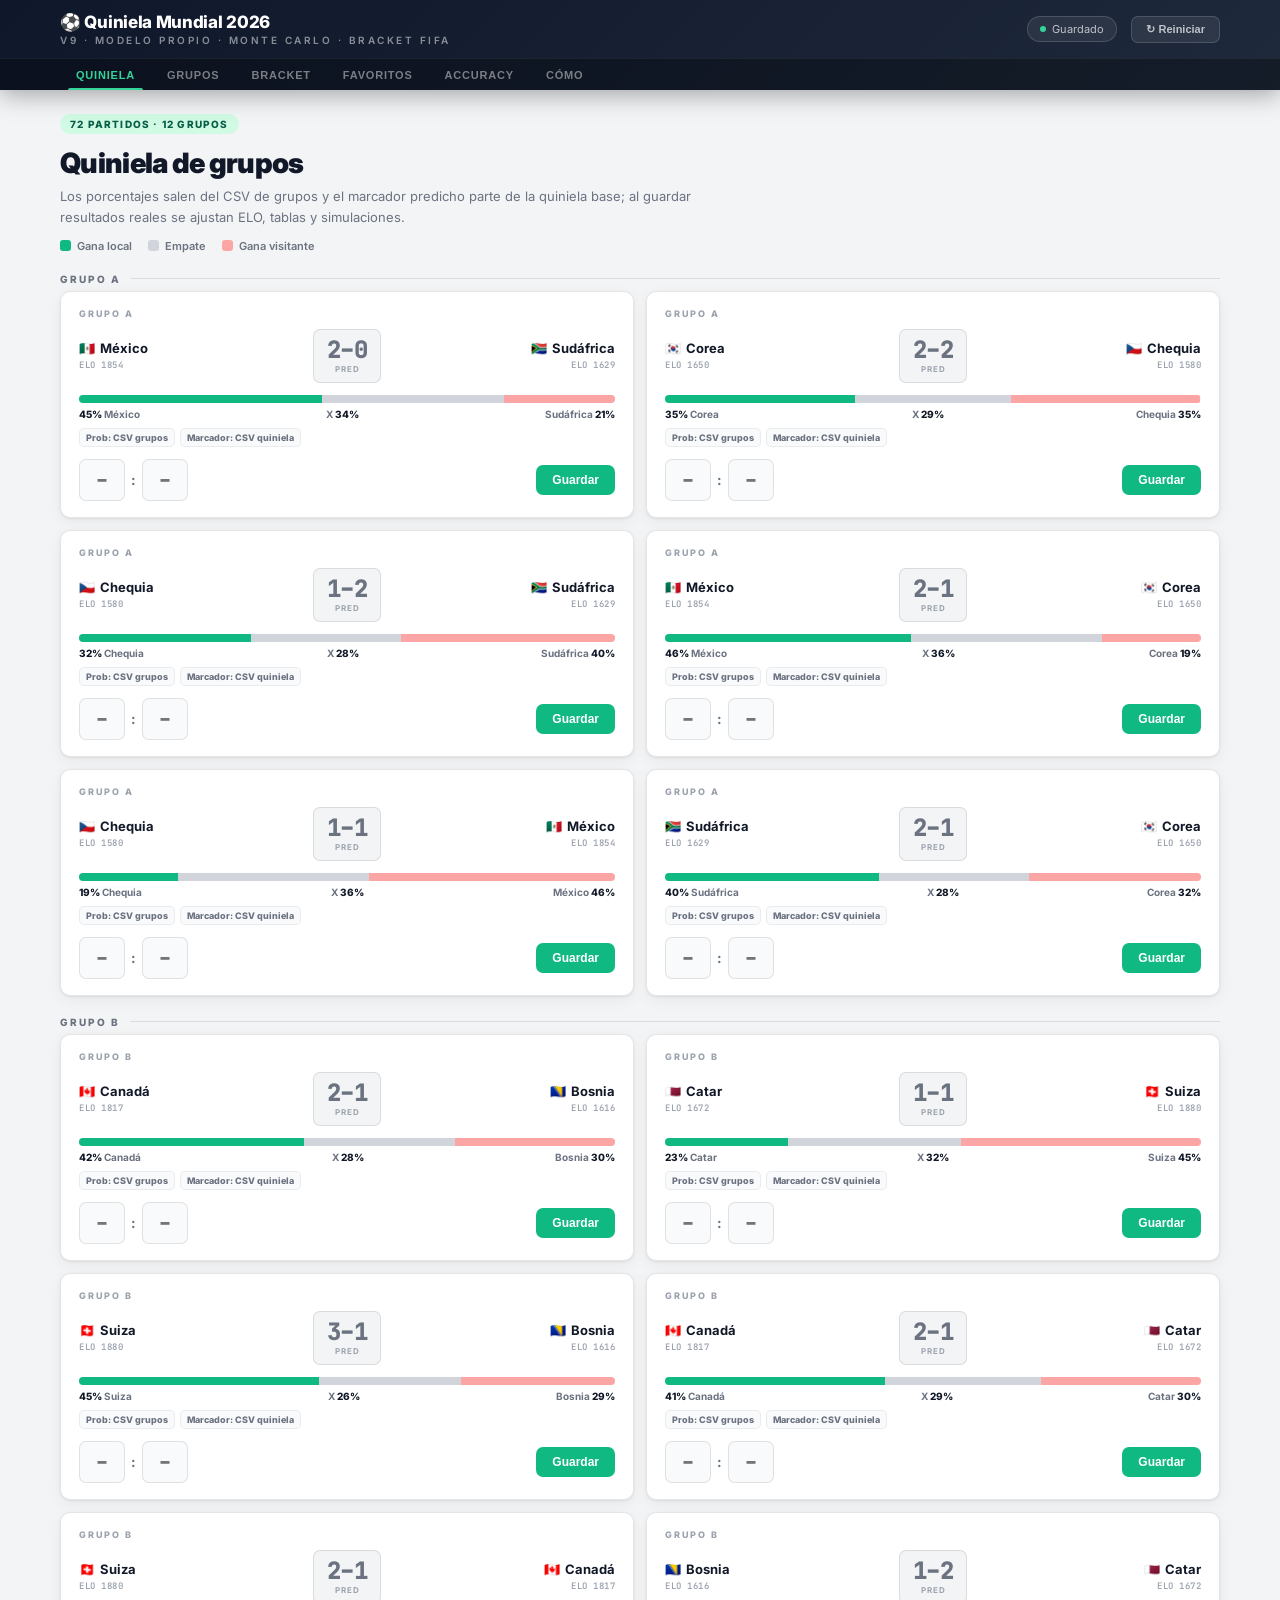
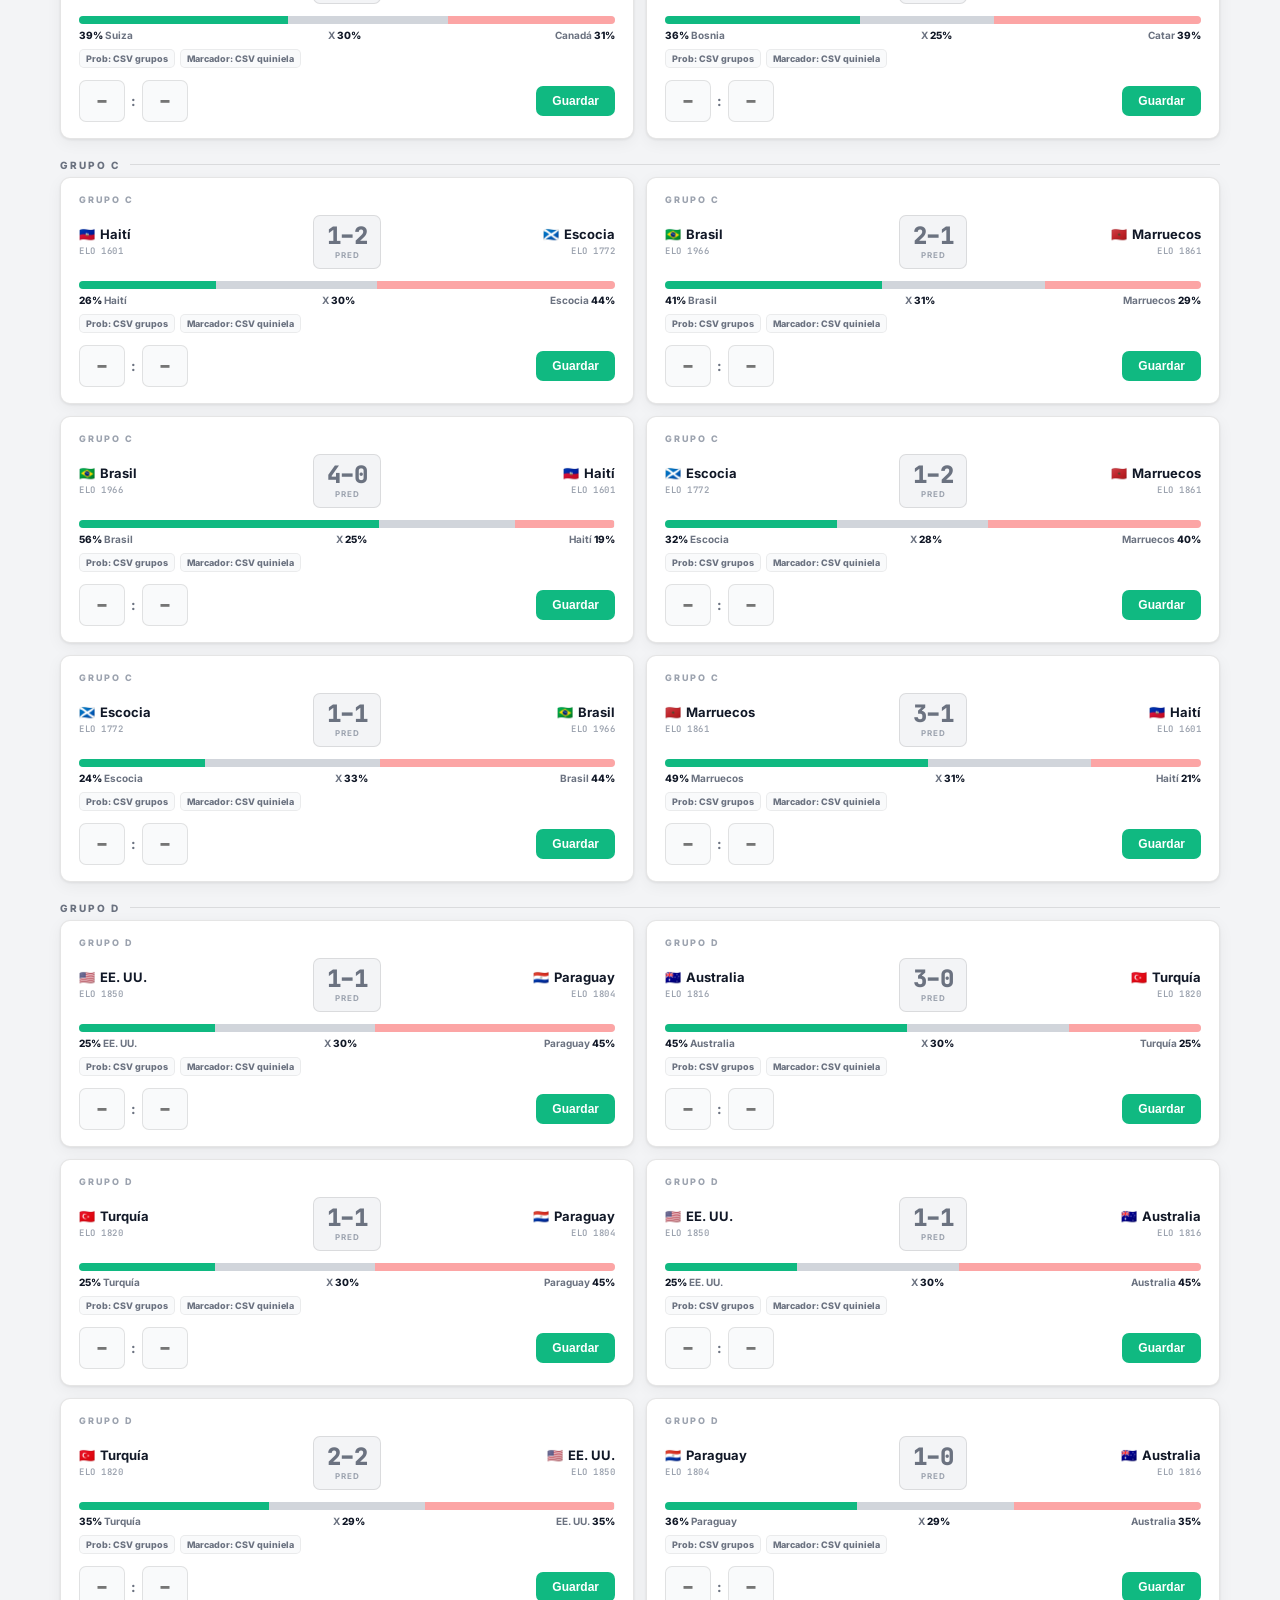
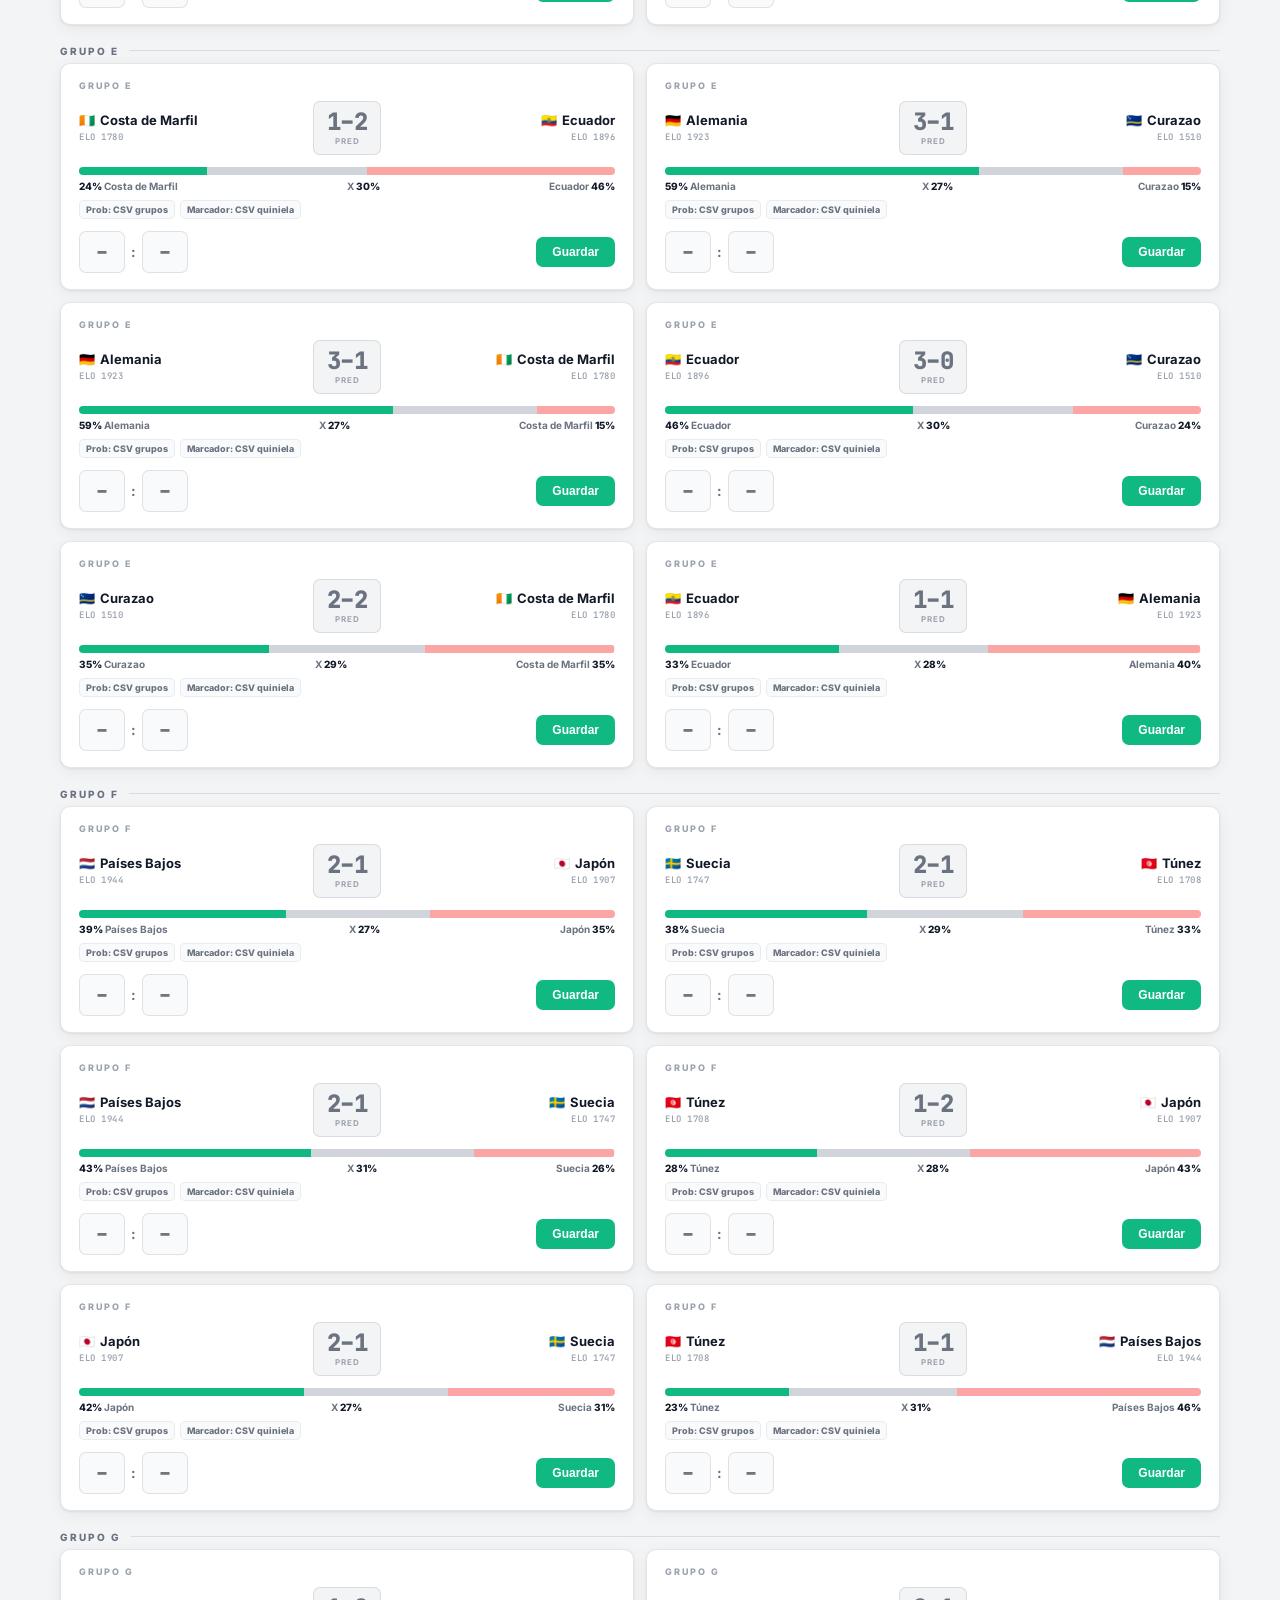
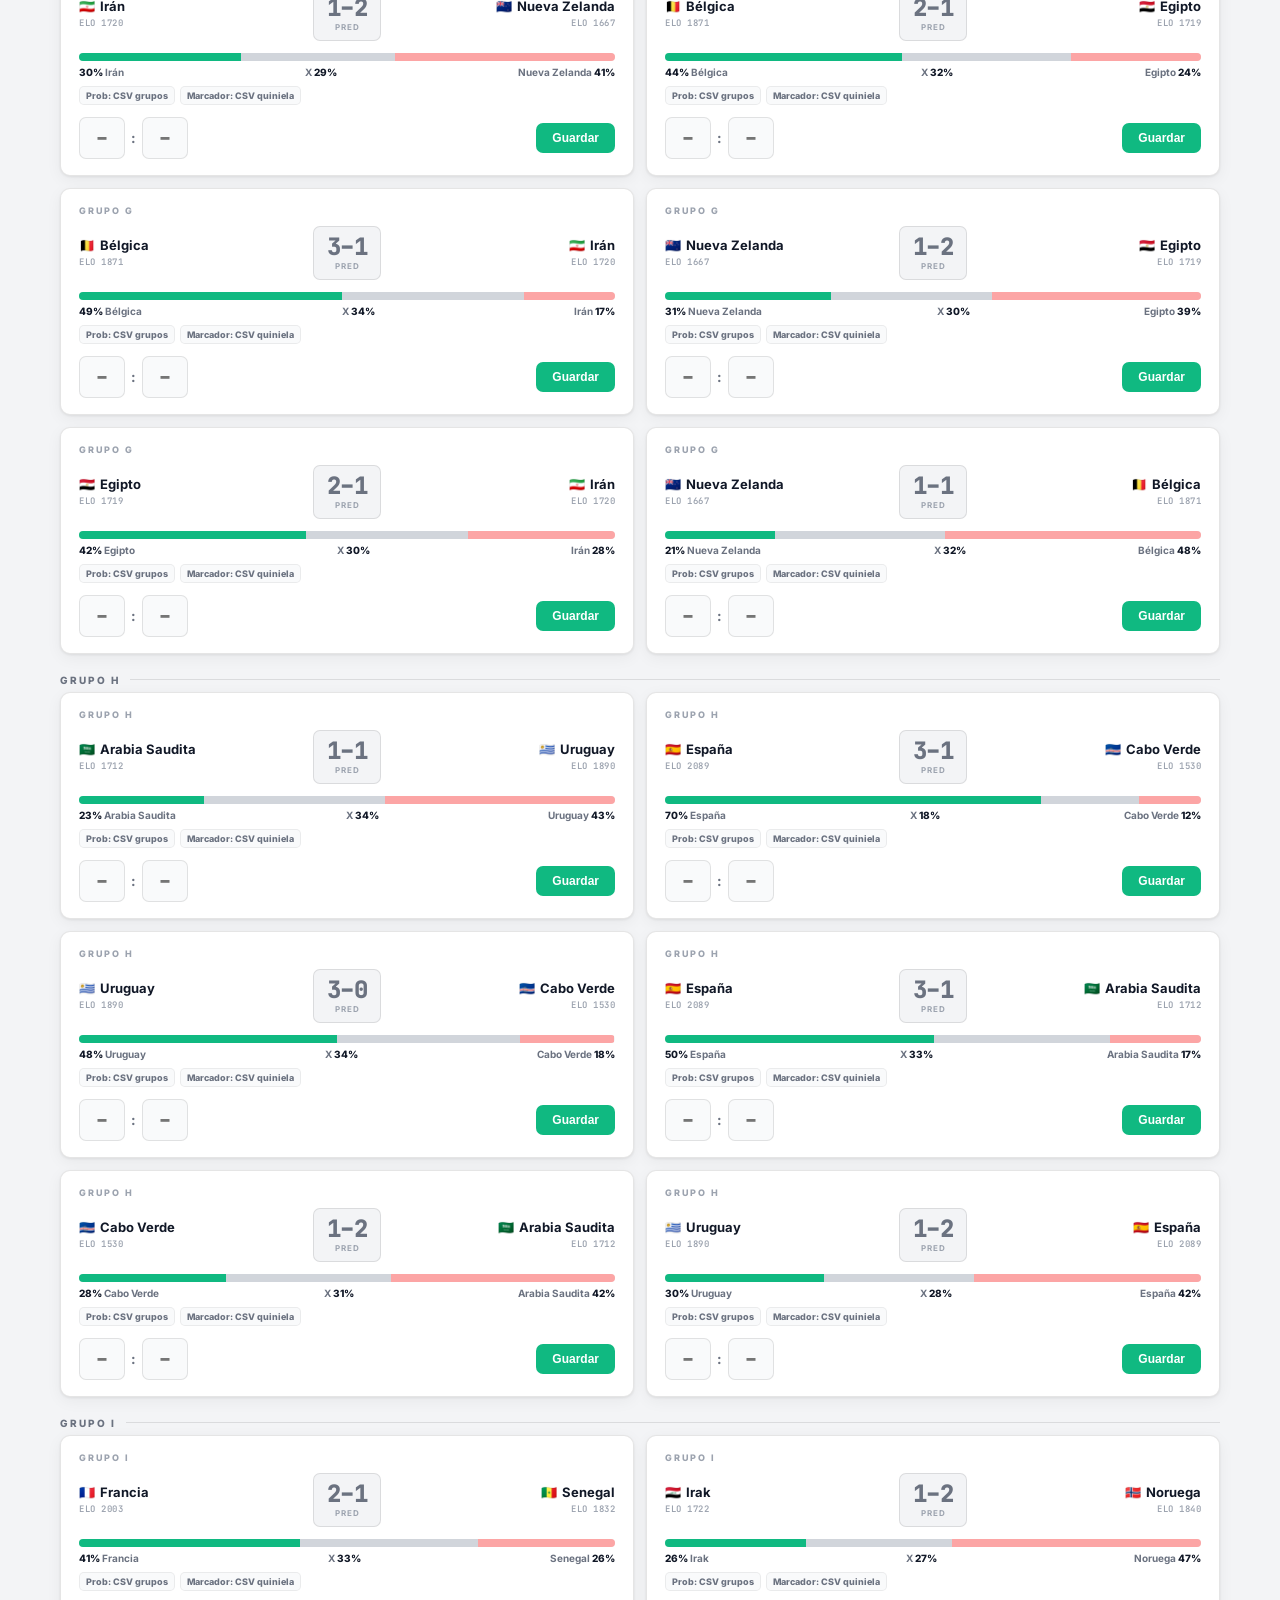
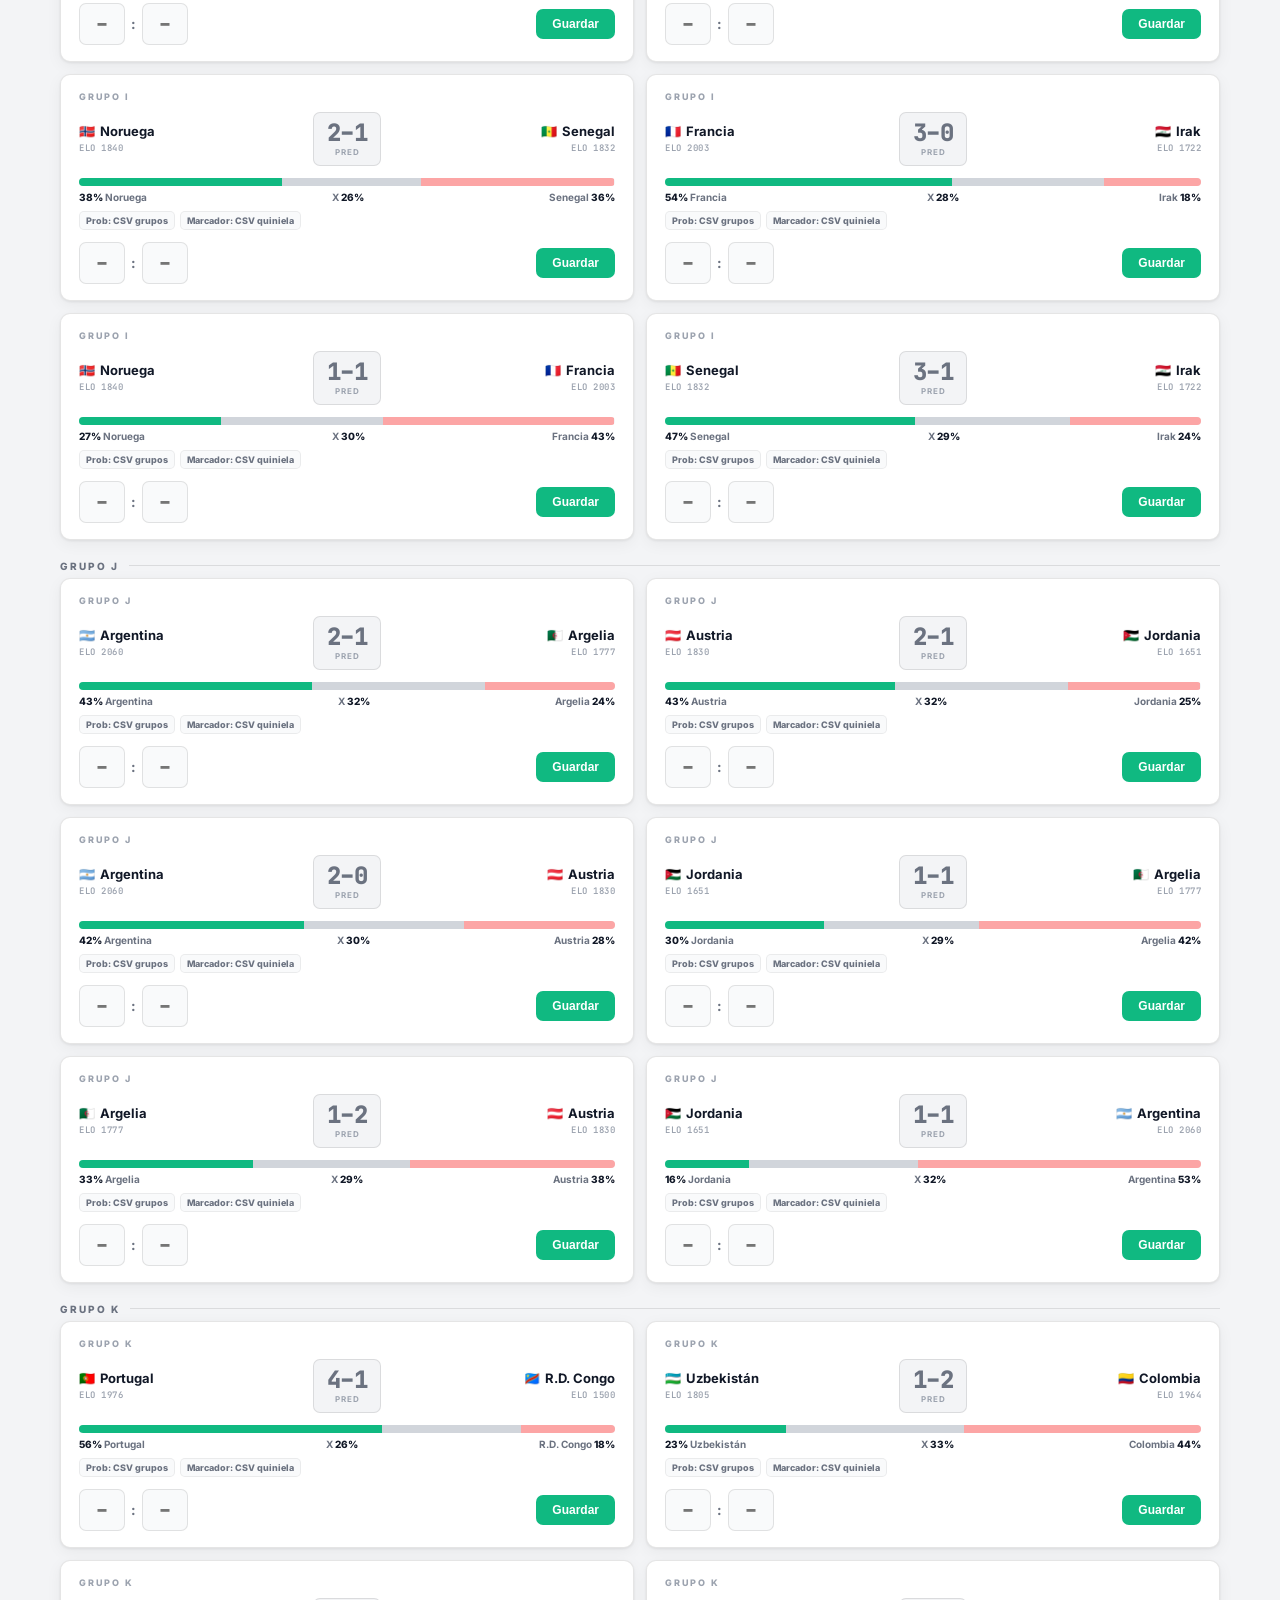
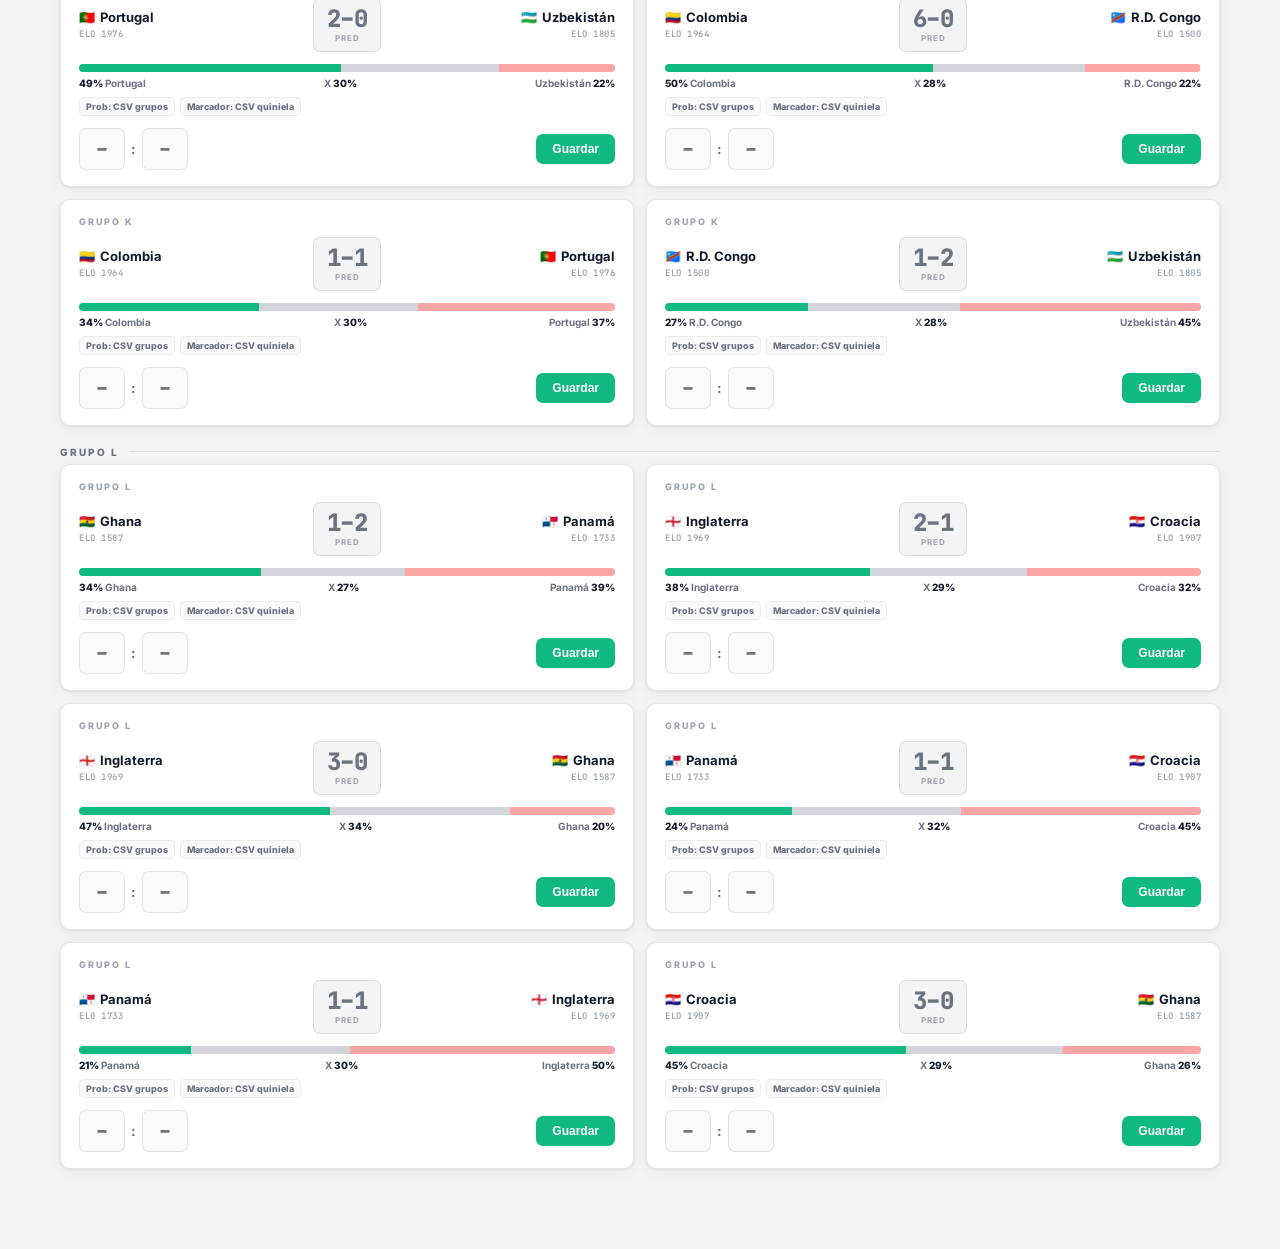
<file: Documentos/quiniela_mundial_2026_v11.html>
<!DOCTYPE html>
<html lang="es">
<head>
<meta charset="UTF-8">
<meta name="viewport" content="width=device-width, initial-scale=1.0">
<title>Quiniela Mundial 2026 v9</title>
<link rel="preconnect" href="https://fonts.googleapis.com">
<link href="https://fonts.googleapis.com/css2?family=Inter:wght@400;500;600;700;800;900&family=JetBrains+Mono:wght@500;700&display=swap" rel="stylesheet">
<style>
*{box-sizing:border-box;margin:0;padding:0;}
:root{
  --g:#10b981;--g2:#059669;--g3:#065f46;--gL:#d1fae5;--gL2:#a7f3d0;
  --accent:#6366f1;--acL:#e0e7ff;
  --ink:#111827;--ink2:#374151;--ink3:#6b7280;--ink4:#9ca3af;
  --bg:#f3f4f6;--s0:#ffffff;--s1:#f9fafb;--s2:#f3f4f6;
  --red:#ef4444;--rL:#fee2e2;--gold:#d97706;--gld:#fef3c7;
  --amber:#f59e0b;--amL:#fef3c7;
  --line:rgba(0,0,0,0.06);--line2:rgba(0,0,0,0.1);
  --r:14px;--r2:10px;--r3:7px;
  --sh:0 1px 3px rgba(0,0,0,.08),0 4px 16px rgba(0,0,0,.05);
  --sh2:0 0 0 2px rgba(16,185,129,.2),0 4px 20px rgba(16,185,129,.12);
}
body{font-family:'Inter',system-ui,sans-serif;background:var(--bg);color:var(--ink);font-size:14px;min-height:100vh;}
h2{font-size:20px;font-weight:800;letter-spacing:-.4px;}

header{background:linear-gradient(135deg,#0f172a 0%,#1e293b 100%);color:#fff;position:sticky;top:0;z-index:60;box-shadow:0 4px 24px rgba(0,0,0,.35);}
.hbar{max-width:1200px;margin:0 auto;padding:12px 20px;display:flex;align-items:center;gap:14px;flex-wrap:wrap;}
.brand{display:flex;flex-direction:column;}
.brand-t{font-size:17px;font-weight:800;letter-spacing:-.3px;display:flex;align-items:center;gap:8px;}
.brand-s{font-size:10px;font-weight:600;letter-spacing:2.5px;text-transform:uppercase;opacity:.5;margin-top:2px;}
.hsp{flex:1;}
.chip{font-size:11px;color:rgba(255,255,255,.7);display:flex;align-items:center;gap:6px;padding:5px 12px;border-radius:999px;border:1px solid rgba(255,255,255,.15);background:rgba(255,255,255,.07);}
.dot{width:6px;height:6px;border-radius:50%;background:#34d399;flex:none;animation:pulse 2s infinite;}
@keyframes pulse{0%,100%{opacity:1;transform:scale(1)}50%{opacity:.5;transform:scale(.85)}}
.resetbtn{font-size:11px;font-weight:700;color:rgba(255,255,255,.7);background:rgba(255,255,255,.08);border:1px solid rgba(255,255,255,.15);padding:6px 14px;border-radius:7px;cursor:pointer;transition:.15s;}
.resetbtn:hover{background:rgba(255,255,255,.18);color:#fff;}
nav{background:rgba(0,0,0,.3);border-top:1px solid rgba(255,255,255,.06);}
.navbar{max-width:1200px;margin:0 auto;padding:0 20px;display:flex;gap:0;overflow-x:auto;scrollbar-width:none;}
.navbar::-webkit-scrollbar{display:none;}
.tab{font-size:11px;font-weight:700;color:rgba(255,255,255,.45);padding:10px 16px 9px;border:none;background:none;cursor:pointer;position:relative;white-space:nowrap;letter-spacing:.8px;text-transform:uppercase;transition:.15s;}
.tab:hover{color:rgba(255,255,255,.85);}
.tab.on{color:#34d399;}
.tab.on::after{content:'';position:absolute;left:8px;right:8px;bottom:0;height:2px;border-radius:2px 2px 0 0;background:#34d399;}

.wrap{max-width:1200px;margin:0 auto;padding:24px 20px 80px;}
.view{animation:fadeUp .25s ease both;}
@keyframes fadeUp{from{opacity:0;transform:translateY(8px)}to{opacity:1;transform:none}}
.lead{margin:0 0 20px;}
.lead h2{font-size:28px;font-weight:900;letter-spacing:-.7px;}
.lead p{color:var(--ink3);font-size:13px;margin-top:6px;max-width:680px;line-height:1.65;}
.tag{display:inline-flex;align-items:center;gap:4px;font-size:10px;font-weight:800;letter-spacing:1.2px;text-transform:uppercase;padding:4px 10px;border-radius:999px;margin-bottom:12px;}
.tag-g{background:var(--gL);color:var(--g3);}
.tag-p{background:var(--acL);color:var(--accent);}
.tag-a{background:var(--amL);color:var(--gold);}

/* MATCH CARDS */
.mgrid{display:grid;grid-template-columns:1fr 1fr;gap:12px;}
@media(max-width:740px){.mgrid{grid-template-columns:1fr;}}
.mc{background:var(--s0);border:1px solid var(--line2);border-radius:10px;padding:16px 18px;box-shadow:var(--sh);transition:box-shadow .15s,border-color .15s,transform .1s;}
.mc:hover{box-shadow:var(--sh2);border-color:rgba(16,185,129,.3);transform:translateY(-1px);}
.mc.played{border-left:3px solid var(--g);background:linear-gradient(135deg,rgba(209,250,229,.4) 0%,var(--s0) 60%);}
.gtag{font-size:9px;font-weight:800;letter-spacing:1.8px;text-transform:uppercase;color:var(--ink4);margin-bottom:10px;display:flex;align-items:center;gap:6px;}
.mc.played .gtag{color:var(--g2);}
.played-badge{background:var(--gL);color:var(--g3);font-size:9px;font-weight:800;padding:1px 6px;border-radius:4px;}
.mteams{display:grid;grid-template-columns:1fr auto 1fr;align-items:center;gap:10px;margin-bottom:12px;}
.mt{display:flex;flex-direction:column;gap:3px;}
.mt.away{align-items:flex-end;}
.mname{font-weight:800;font-size:13px;display:flex;align-items:center;gap:5px;}
.mt.away .mname{flex-direction:row-reverse;}
.melo{font-size:9px;font-weight:600;color:var(--ink4);letter-spacing:.5px;font-family:'JetBrains Mono',monospace;}
.sbadge{background:var(--s2);border:1.5px solid var(--line2);border-radius:7px;text-align:center;padding:8px 12px;min-width:68px;}
.mc.played .sbadge{background:var(--gL);border-color:rgba(16,185,129,.35);}
.sc{font-size:24px;font-weight:900;color:var(--ink3);line-height:1;font-family:'JetBrains Mono',monospace;letter-spacing:-.5px;}
.mc.played .sc{color:var(--g3);}
.slbl{font-size:8px;font-weight:700;letter-spacing:1px;text-transform:uppercase;color:var(--ink4);margin-top:2px;}
.mc.played .slbl{color:var(--g2);}
.pbar{height:8px;border-radius:5px;overflow:hidden;display:flex;background:var(--s2);}
.pw{background:var(--g);transition:width .4s ease;}
.pd{background:#d1d5db;}
.pl{background:#fca5a5;}
.plbs{display:flex;justify-content:space-between;font-size:10px;font-weight:700;margin-top:5px;color:var(--ink3);}
.plbs b{color:var(--ink);font-weight:800;}
.ptrace{display:flex;flex-wrap:wrap;gap:5px;margin-top:8px;}
.ptrace span{font-size:9px;font-weight:800;color:var(--ink3);background:var(--s1);border:1px solid var(--line);border-radius:5px;padding:3px 6px;}
.ptrace .adj{color:var(--accent);background:var(--acL);border-color:rgba(99,102,241,.18);}
.mact{display:flex;gap:6px;margin-top:12px;align-items:center;}
.sin{width:46px;background:var(--s1);border:1.5px solid var(--line2);border-radius:7px;color:var(--ink);font-size:20px;font-weight:800;text-align:center;padding:7px 0;outline:none;transition:.15s;font-family:'JetBrains Mono',monospace;-moz-appearance:textfield;}
.sin::-webkit-inner-spin-button,.sin::-webkit-outer-spin-button{-webkit-appearance:none;}
.sin:focus{border-color:var(--g);background:var(--s0);box-shadow:0 0 0 3px rgba(16,185,129,.15);}
.vs{color:var(--ink3);font-weight:800;font-size:13px;}
.msp{flex:1;}
.cbtn{font-size:11px;font-weight:700;color:var(--ink3);background:none;border:1.5px solid var(--line2);cursor:pointer;padding:7px 11px;border-radius:7px;transition:.15s;}
.cbtn:hover{border-color:var(--red);color:var(--red);}
.gbtn{font-size:12px;font-weight:800;color:#fff;background:var(--g);border:none;cursor:pointer;padding:8px 16px;border-radius:7px;transition:.15s;}
.gbtn:hover{background:var(--g2);}
.gbtn:active{transform:scale(.96);}

/* GROUPS */
.ggrid{display:grid;grid-template-columns:repeat(3,1fr);gap:12px;}
@media(max-width:900px){.ggrid{grid-template-columns:repeat(2,1fr);}}
@media(max-width:540px){.ggrid{grid-template-columns:1fr;}}
.gcard{background:var(--s0);border:1px solid var(--line2);border-radius:10px;padding:14px 16px;box-shadow:var(--sh);}
.gcardh{font-size:10px;font-weight:800;letter-spacing:2px;text-transform:uppercase;color:var(--g2);margin-bottom:12px;display:flex;align-items:center;justify-content:space-between;}
.gcardh-right{font-weight:600;color:var(--ink4);font-size:9px;letter-spacing:.5px;}
.gheader{display:grid;grid-template-columns:20px 1fr 36px 56px;gap:6px;padding:0 6px 7px;margin-bottom:2px;border-bottom:2px solid var(--s2);}
.gheader span{font-size:8px;font-weight:800;letter-spacing:1px;text-transform:uppercase;color:var(--ink4);}
.gheader span:nth-child(3),.gheader span:nth-child(4){text-align:right;}
.grow{display:grid;grid-template-columns:20px 1fr 36px 56px;gap:6px;align-items:center;padding:7px 6px;border-radius:8px;transition:background .1s;}
.grow:hover{background:var(--s1);}
.grow+.grow{border-top:1px solid var(--line);}
.gpos{font-weight:800;font-size:11px;color:var(--ink4);text-align:center;}
.grow.q1 .gpos{color:var(--g);}
.grow.q2 .gpos{color:var(--g2);}
.grow.q3 .gpos{color:var(--accent);}
.gnm{font-weight:700;font-size:12px;display:flex;align-items:center;gap:5px;overflow:hidden;}
.gnmt{overflow:hidden;text-overflow:ellipsis;white-space:nowrap;}
.gpts{font-weight:800;font-size:13px;text-align:right;font-family:'JetBrains Mono',monospace;color:var(--ink);}
.gadv{font-size:10px;font-weight:800;color:var(--ink4);text-align:right;font-family:'JetBrains Mono',monospace;}
.grow.q1 .gadv,.grow.q2 .gadv{color:var(--g2);}
.grow.q3 .gadv{color:var(--accent);}
.gnote{font-size:9px;color:var(--ink4);font-weight:600;margin-top:10px;padding-top:8px;border-top:1px solid var(--line);}

/* BRACKET */
.bracket-scroll{overflow-x:auto;padding:4px 0 14px;scrollbar-width:thin;}
.bracket{display:flex;gap:10px;min-width:max-content;align-items:stretch;}
.bcol{display:flex;flex-direction:column;min-width:190px;max-width:200px;}
.bcol.sfcol{justify-content:space-around;}
.bcol.champcol{min-width:170px;justify-content:center;align-items:center;}
.brh{font-size:9px;font-weight:800;letter-spacing:2px;text-transform:uppercase;color:var(--ink3);text-align:center;padding:6px 0 10px;}
.bspacer{flex:1;}
.tie{background:var(--s0);border:1px solid var(--line2);border-radius:7px;overflow:hidden;margin-bottom:7px;box-shadow:var(--sh);transition:border-color .15s;}
.tie:hover{border-color:rgba(16,185,129,.3);}
.bslot{display:flex;align-items:center;gap:6px;padding:8px 10px;cursor:pointer;transition:background .12s;border:1.5px solid transparent;border-radius:5px;font-size:12px;margin:2px;}
.bslot:hover{background:var(--s1);}
.bslot.win{background:var(--gL);border-color:rgba(16,185,129,.4);}
.bslot.real{background:var(--gL);border-color:var(--g);}
.bslot .bnm{font-weight:700;flex:1;overflow:hidden;text-overflow:ellipsis;white-space:nowrap;}
.bslot .bwp{font-size:10px;font-weight:800;color:var(--ink4);font-family:'JetBrains Mono',monospace;}
.bslot.win .bwp,.bslot.real .bwp{color:var(--g2);}
.bslot .btbd{color:var(--ink4);font-style:italic;font-weight:600;font-size:11px;}
.bsc{text-align:center;font-size:9px;font-weight:800;color:var(--ink4);padding:4px 0 3px;border-top:1px solid var(--line);letter-spacing:.5px;font-family:'JetBrains Mono',monospace;}
.bsc.has{color:var(--g2);}
.trophy{background:linear-gradient(135deg,#fefce8,#fef3c7,#fde68a);border:1.5px solid rgba(217,119,6,.3);border-radius:14px;padding:24px 20px;text-align:center;min-width:155px;box-shadow:0 4px 20px rgba(217,119,6,.15);}
.trophy .tk{font-size:9px;letter-spacing:2px;text-transform:uppercase;color:var(--gold);font-weight:800;}
.trophy .tfl{font-size:40px;margin:10px 0 6px;line-height:1;}
.trophy .tnm{font-size:16px;font-weight:900;color:var(--ink);letter-spacing:-.3px;}
.trophy .tpc{font-size:12px;color:var(--gold);font-weight:800;margin-top:5px;font-family:'JetBrains Mono',monospace;}

/* FAVORITES */
.fhero{display:grid;grid-template-columns:1fr 1fr;gap:14px;margin-bottom:16px;}
@media(max-width:700px){.fhero{grid-template-columns:1fr;}}
.champ-c{background:linear-gradient(135deg,var(--s0) 0%,var(--gL) 100%);border:1px solid rgba(16,185,129,.25);border-radius:14px;padding:26px;box-shadow:var(--sh);}
.champ-c .ck{font-size:9px;letter-spacing:2px;text-transform:uppercase;color:var(--gold);font-weight:800;}
.champ-nm{font-size:30px;font-weight:900;margin:8px 0 4px;display:flex;align-items:center;gap:10px;letter-spacing:-.6px;}
.champ-p{color:var(--ink3);font-size:13px;margin-top:5px;}
.champ-p b{color:var(--g3);font-size:20px;font-family:'JetBrains Mono',monospace;}
.champ-sub{color:var(--ink4);font-size:11px;margin-top:6px;font-weight:600;font-family:'JetBrains Mono',monospace;}
.flist,.fulllist{background:var(--s0);border:1px solid var(--line2);border-radius:14px;padding:8px 10px 12px;box-shadow:var(--sh);}
.frow{display:grid;grid-template-columns:28px 1fr auto;gap:10px;align-items:center;padding:8px 8px;border-radius:9px;transition:.1s;}
.frow:hover{background:var(--s1);}
.frank{font-weight:800;font-size:12px;color:var(--ink4);text-align:center;font-family:'JetBrains Mono',monospace;}
.frow.t1 .frank{color:var(--gold);}
.frow.t2 .frank,.frow.t3 .frank{color:var(--ink2);}
.fnm{font-weight:700;font-size:13px;display:flex;align-items:center;gap:7px;}
.fbar-bg{height:4px;border-radius:3px;background:var(--s2);overflow:hidden;margin-top:4px;}
.fbar-fill{display:block;height:100%;border-radius:3px;background:linear-gradient(90deg,var(--g),var(--g2));}
.fmini{font-size:10px;color:var(--ink4);font-weight:600;margin-top:3px;font-family:'JetBrains Mono',monospace;}
.fval{font-weight:900;font-size:16px;text-align:right;font-family:'JetBrains Mono',monospace;}
.fval2{font-size:9px;color:var(--ink4);font-weight:600;text-align:right;text-transform:uppercase;letter-spacing:.5px;}

/* ACCURACY */
.acc-grid{display:grid;grid-template-columns:repeat(auto-fill,minmax(160px,1fr));gap:12px;margin-bottom:20px;}
@media(max-width:800px){.acc-grid{grid-template-columns:repeat(2,1fr);}}
@media(max-width:480px){.acc-grid{grid-template-columns:1fr 1fr;}}
.acc-stat{background:var(--s0);border:1px solid var(--line2);border-radius:12px;padding:18px 20px;box-shadow:var(--sh);}
.acc-stat .as-lbl{font-size:10px;font-weight:800;letter-spacing:1px;text-transform:uppercase;color:var(--ink4);margin-bottom:6px;}
.acc-stat .as-val{font-size:32px;font-weight:900;font-family:'JetBrains Mono',monospace;color:var(--ink);line-height:1;}
.acc-stat .as-sub{font-size:11px;color:var(--ink3);margin-top:5px;font-weight:600;}
.acc-stat.hi .as-val{color:var(--g2);}
.acc-stat.med .as-val{color:var(--gold);}

.cal-section{background:var(--s0);border:1px solid var(--line2);border-radius:12px;padding:16px 18px;box-shadow:var(--sh);margin-bottom:16px;}
.cal-title{font-size:12px;font-weight:800;color:var(--ink);margin-bottom:12px;display:flex;align-items:center;gap:8px;}
.cal-title span{font-size:10px;font-weight:600;color:var(--ink4);font-family:'JetBrains Mono',monospace;background:var(--s2);padding:2px 8px;border-radius:5px;}
.cal-bar-wrap{display:flex;align-items:center;gap:10px;margin-bottom:6px;}
.cal-lbl{font-size:11px;font-weight:700;color:var(--ink3);width:40px;text-align:right;font-family:'JetBrains Mono',monospace;}
.cal-bar{flex:1;height:22px;border-radius:6px;background:var(--s2);position:relative;overflow:visible;}
.cal-fill{height:100%;border-radius:6px;transition:width .5s ease;display:flex;align-items:center;justify-content:flex-end;padding-right:6px;}
.cal-fill-g{background:linear-gradient(90deg,var(--g),var(--g2));}
.cal-fill-a{background:linear-gradient(90deg,var(--gold),#f59e0b);}
.cal-fill-r{background:linear-gradient(90deg,#f87171,var(--red));}
.cal-cnt{font-size:10px;font-weight:800;color:#fff;white-space:nowrap;}
.cal-pct{font-size:10px;font-weight:700;color:var(--ink3);width:36px;font-family:'JetBrains Mono',monospace;}

.match-list{display:flex;flex-direction:column;gap:4px;}
.ml-row{display:grid;grid-template-columns:auto 1fr auto auto;gap:10px;align-items:center;padding:7px 10px;border-radius:8px;font-size:12px;transition:background .1s;}
.ml-row:hover{background:var(--s1);}
.ml-row.correct{border-left:3px solid var(--g);}
.ml-row.wrong{border-left:3px solid var(--red);}
.ml-teams{font-weight:700;color:var(--ink);}
.ml-score{font-family:'JetBrains Mono',monospace;font-weight:800;color:var(--ink3);text-align:center;}
.ml-prob{font-size:10px;color:var(--ink4);font-weight:600;text-align:right;font-family:'JetBrains Mono',monospace;}
.ml-badge{font-size:9px;font-weight:800;padding:2px 7px;border-radius:5px;text-align:center;}
.ml-badge.ok{background:var(--gL);color:var(--g3);}
.ml-badge.err{background:var(--rL);color:var(--red);}
.cal-legend{display:flex;gap:14px;font-size:11px;color:var(--ink3);font-weight:600;margin-top:8px;flex-wrap:wrap;}
.cal-legend span{display:inline-flex;align-items:center;gap:5px;}
.leg-dot{width:8px;height:8px;border-radius:50%;}

/* HOW */
.howcard{background:var(--s0);border:1px solid var(--line2);border-radius:14px;padding:20px 24px;box-shadow:var(--sh);}
.step{display:flex;gap:16px;align-items:flex-start;padding:14px 0;}
.step+.step{border-top:1px solid var(--line);}
.sn{font-weight:900;font-size:12px;width:30px;height:30px;flex:none;border-radius:9px;display:grid;place-items:center;background:var(--gL);color:var(--g2);}
.step-t{font-weight:800;font-size:13px;color:var(--ink);margin-bottom:4px;}
.step-d{color:var(--ink3);font-size:12px;line-height:1.65;}

.toast{position:fixed;bottom:20px;left:50%;transform:translateX(-50%) translateY(16px);background:#111827;color:#fff;font-weight:700;font-size:12px;padding:11px 20px;border-radius:14px;opacity:0;transition:.22s;z-index:99;pointer-events:none;white-space:nowrap;box-shadow:0 8px 30px rgba(0,0,0,.35);}
.toast.show{opacity:1;transform:translateX(-50%) translateY(0);}
.legend{display:flex;gap:16px;font-size:11px;color:var(--ink3);font-weight:600;margin-top:10px;flex-wrap:wrap;}
.legend span{display:inline-flex;align-items:center;gap:6px;}
.lsw{width:11px;height:11px;border-radius:3px;}
.grp-header{margin-bottom:6px;margin-top:20px;display:flex;align-items:center;gap:10px;}
.grp-label{font-size:10px;font-weight:800;letter-spacing:2px;text-transform:uppercase;color:var(--ink3);}
.grp-line{flex:1;height:1px;background:var(--line2);}
.flag{height:1em;width:1.5em;object-fit:cover;border-radius:2px;vertical-align:-0.16em;display:inline-block;box-shadow:0 0 0 1px rgba(0,0,0,.18);background:var(--s1);}
</style>

<header>
  <div class="hbar">
    <div class="brand">
      <div class="brand-t">&#x26BD; Quiniela Mundial 2026</div>
      <div class="brand-s">v9 &middot; Modelo propio &middot; Monte Carlo &middot; Bracket FIFA</div>
    </div>
    <div class="hsp"></div>
    <div class="chip"><span class="dot"></span><span id="saveTxt">Guardado</span></div>
    <button class="resetbtn" id="resetBtn">&#8635; Reiniciar</button>
  </div>
  <nav><div class="navbar" id="nav"></div></nav>
</header>
<div class="wrap"><div id="app"></div></div>
<div class="toast" id="toast"></div>

<script>
"use strict";

const GROUPS={
  "A":["Mexico","South Africa","Korea Republic","Czechia"],
  "B":["Canada","Bosnia and Herzegovina","Qatar","Switzerland"],
  "C":["Haiti","Scotland","Brazil","Morocco"],
  "D":["USA","Paraguay","Australia","T\u00fcrkiye"],
  "E":["C\u00f4te d'Ivoire","Ecuador","Germany","Cura\u00e7ao"],
  "F":["Netherlands","Japan","Sweden","Tunisia"],
  "G":["IR Iran","New Zealand","Belgium","Egypt"],
  "H":["Saudi Arabia","Uruguay","Spain","Cabo Verde"],
  "I":["France","Senegal","Iraq","Norway"],
  "J":["Argentina","Algeria","Austria","Jordan"],
  "K":["Portugal","Congo DR","Uzbekistan","Colombia"],
  "L":["Ghana","Panama","England","Croatia"]
};

const TG={};Object.entries(GROUPS).forEach(([g,ts])=>ts.forEach(t=>TG[t]=g));

const ELO={
  "Spain":2089,"Argentina":2060,"France":2003,"Brazil":1966,"England":1969,
  "Portugal":1976,"Germany":1923,"Colombia":1964,"Netherlands":1944,
  "Croatia":1907,"Japan":1907,"Belgium":1871,"Uruguay":1890,"Switzerland":1880,
  "Morocco":1861,"Ecuador":1896,"Mexico":1854,"Norway":1840,"Senegal":1832,
  "Austria":1830,"Canada":1817,"Paraguay":1804,"Australia":1816,"Uzbekistan":1805,
  "Algeria":1777,"Scotland":1772,"Egypt":1719,"Panama":1733,"Saudi Arabia":1712,
  "Tunisia":1708,"Qatar":1672,"New Zealand":1667,"Jordan":1651,"South Africa":1629,
  "IR Iran":1720,"Iraq":1722,"Bosnia and Herzegovina":1616,"Ghana":1587,
  "Korea Republic":1650,"Cura\u00e7ao":1510,"Haiti":1601,"Czechia":1580,
  "T\u00fcrkiye":1820,"C\u00f4te d'Ivoire":1780,"USA":1850,"Cabo Verde":1530,
  "Congo DR":1500,"Sweden":1747
};
const ALL_TEAMS=Object.keys(ELO);

const MC_CACHE={"Algeria|Jordan":[0.4147,0.2882,0.2971],"Jordan|Algeria":[0.2971,0.2882,0.4147],"Algeria|Saudi Arabia":[0.4022,0.2679,0.3299],"Saudi Arabia|Algeria":[0.3299,0.2679,0.4022],"Algeria|Mexico":[0.328,0.2786,0.3933],"Mexico|Algeria":[0.3933,0.2786,0.328],"Algeria|Germany":[0.2563,0.3236,0.4201],"Germany|Algeria":[0.4201,0.3236,0.2563],"Algeria|Uzbekistan":[0.3944,0.2616,0.344],"Uzbekistan|Algeria":[0.344,0.2616,0.3944],"Algeria|Croatia":[0.3127,0.2836,0.4036],"Croatia|Algeria":[0.4036,0.2836,0.3127],"Algeria|Haiti":[0.4491,0.3221,0.2288],"Haiti|Algeria":[0.2288,0.3221,0.4491],"Algeria|Congo DR":[0.4518,0.3266,0.2216],"Congo DR|Algeria":[0.2216,0.3266,0.4518],"Algeria|Colombia":[0.2961,0.3004,0.4035],"Colombia|Algeria":[0.4035,0.3004,0.2961],"Algeria|Sweden":[0.3725,0.2714,0.3562],"Sweden|Algeria":[0.3562,0.2714,0.3725],"Algeria|Bosnia and Herzegovina":[0.4112,0.2741,0.3147],"Bosnia and Herzegovina|Algeria":[0.3147,0.2741,0.4112],"Algeria|Senegal":[0.3266,0.2919,0.3815],"Senegal|Algeria":[0.3815,0.2919,0.3266],"Algeria|Iraq":[0.4361,0.292,0.2719],"Iraq|Algeria":[0.2719,0.292,0.4361],"Algeria|Ecuador":[0.3225,0.2795,0.398],"Ecuador|Algeria":[0.398,0.2795,0.3225],"Algeria|Japan":[0.3211,0.267,0.4119],"Japan|Algeria":[0.4119,0.267,0.3211],"Algeria|Australia":[0.3553,0.2683,0.3764],"Australia|Algeria":[0.3764,0.2683,0.3553],"Algeria|IR Iran":[0.4518,0.3266,0.2216],"IR Iran|Algeria":[0.2216,0.3266,0.4518],"Algeria|Belgium":[0.3064,0.29,0.4036],"Belgium|Algeria":[0.4036,0.29,0.3064],"Algeria|Paraguay":[0.3644,0.2748,0.3608],"Paraguay|Algeria":[0.3608,0.2748,0.3644],"Algeria|Morocco":[0.315,0.2957,0.3893],"Morocco|Algeria":[0.3893,0.2957,0.315],"Algeria|England":[0.2451,0.3311,0.4238],"England|Algeria":[0.4238,0.3311,0.2451],"Algeria|Tunisia":[0.3984,0.2719,0.3297],"Tunisia|Algeria":[0.3297,0.2719,0.3984],"Algeria|Uruguay":[0.3174,0.2763,0.4063],"Uruguay|Algeria":[0.4063,0.2763,0.3174],"Algeria|Korea Republic":[0.4518,0.3266,0.2216],"Korea Republic|Algeria":[0.2216,0.3266,0.4518],"Algeria|USA":[0.4518,0.3266,0.2216],"USA|Algeria":[0.2216,0.3266,0.4518],"Algeria|Brazil":[0.2484,0.3285,0.4231],"Brazil|Algeria":[0.4231,0.3285,0.2484],"Algeria|Portugal":[0.2495,0.3312,0.4194],"Portugal|Algeria":[0.4194,0.3312,0.2495],"Algeria|Netherlands":[0.2858,0.3046,0.4096],"Netherlands|Algeria":[0.4096,0.3046,0.2858],"Algeria|Egypt":[0.3938,0.3017,0.3045],"Egypt|Algeria":[0.3045,0.3017,0.3938],"Algeria|Norway":[0.345,0.2559,0.399],"Norway|Algeria":[0.399,0.2559,0.345],"Algeria|New Zealand":[0.4277,0.3085,0.2638],"New Zealand|Algeria":[0.2638,0.3085,0.4277],"Algeria|Ghana":[0.419,0.2873,0.2937],"Ghana|Algeria":[0.2937,0.2873,0.419],"Algeria|Cabo Verde":[0.4518,0.3266,0.2216],"Cabo Verde|Algeria":[0.2216,0.3266,0.4518],"Algeria|Austria":[0.3249,0.2924,0.3827],"Austria|Algeria":[0.3827,0.2924,0.3249],"Algeria|Scotland":[0.3721,0.2795,0.3484],"Scotland|Algeria":[0.3484,0.2795,0.3721],"Algeria|France":[0.242,0.3228,0.4352],"France|Algeria":[0.4352,0.3228,0.242],"Algeria|Argentina":[0.2429,0.3231,0.434],"Argentina|Algeria":[0.434,0.3231,0.2429],"Algeria|Czechia":[0.4518,0.3266,0.2216],"Czechia|Algeria":[0.2216,0.3266,0.4518],"Algeria|Cura\u00e7ao":[0.4518,0.3266,0.2216],"Cura\u00e7ao|Algeria":[0.2216,0.3266,0.4518],"Algeria|Canada":[0.351,0.2682,0.3809],"Canada|Algeria":[0.3809,0.2682,0.351],"Algeria|T\u00fcrkiye":[0.4518,0.3266,0.2216],"T\u00fcrkiye|Algeria":[0.2216,0.3266,0.4518],"Algeria|South Africa":[0.4335,0.3431,0.2234],"South Africa|Algeria":[0.2234,0.3431,0.4335],"Algeria|C\u00f4te d'Ivoire":[0.4518,0.3266,0.2216],"C\u00f4te d'Ivoire|Algeria":[0.2216,0.3266,0.4518],"Algeria|Qatar":[0.4299,0.2946,0.2755],"Qatar|Algeria":[0.2755,0.2946,0.4299],"Algeria|Spain":[0.2171,0.3315,0.4514],"Spain|Algeria":[0.4514,0.3315,0.2171],"Algeria|Switzerland":[0.3188,0.2863,0.3949],"Switzerland|Algeria":[0.3949,0.2863,0.3188],"Algeria|Panama":[0.4239,0.2829,0.2932],"Panama|Algeria":[0.2932,0.2829,0.4239],"Jordan|Saudi Arabia":[0.3295,0.2913,0.3792],"Saudi Arabia|Jordan":[0.3792,0.2913,0.3295],"Jordan|Mexico":[0.2394,0.3304,0.4302],"Mexico|Jordan":[0.4302,0.3304,0.2394],"Jordan|Germany":[0.1842,0.3114,0.5044],"Germany|Jordan":[0.5044,0.3114,0.1842],"Jordan|Uzbekistan":[0.3101,0.2945,0.3954],"Uzbekistan|Jordan":[0.3954,0.2945,0.3101],"Jordan|Croatia":[0.2372,0.3192,0.4436],"Croatia|Jordan":[0.4436,0.3192,0.2372],"Jordan|Haiti":[0.395,0.2708,0.3341],"Haiti|Jordan":[0.3341,0.2708,0.395],"Jordan|Congo DR":[0.4021,0.2921,0.3058],"Congo DR|Jordan":[0.3058,0.2921,0.4021],"Jordan|Colombia":[0.225,0.321,0.454],"Colombia|Jordan":[0.454,0.321,0.225],"Jordan|Sweden":[0.3065,0.2864,0.4072],"Sweden|Jordan":[0.4072,0.2864,0.3065],"Jordan|Bosnia and Herzegovina":[0.3695,0.2773,0.3531],"Bosnia and Herzegovina|Jordan":[0.3531,0.2773,0.3695],"Jordan|Senegal":[0.247,0.3249,0.4281],"Senegal|Jordan":[0.4281,0.3249,0.247],"Jordan|Iraq":[0.3465,0.265,0.3885],"Iraq|Jordan":[0.3885,0.265,0.3465],"Jordan|Ecuador":[0.276,0.2996,0.4244],"Ecuador|Jordan":[0.4244,0.2996,0.276],"Jordan|Japan":[0.2668,0.2834,0.4499],"Japan|Jordan":[0.4499,0.2834,0.2668],"Jordan|Australia":[0.2942,0.3014,0.4044],"Australia|Jordan":[0.4044,0.3014,0.2942],"Jordan|IR Iran":[0.4021,0.2921,0.3058],"IR Iran|Jordan":[0.3058,0.2921,0.4021],"Jordan|Belgium":[0.2042,0.3353,0.4605],"Belgium|Jordan":[0.4605,0.3353,0.2042],"Jordan|Paraguay":[0.303,0.2986,0.3985],"Paraguay|Jordan":[0.3985,0.2986,0.303],"Jordan|Morocco":[0.2327,0.3306,0.4367],"Morocco|Jordan":[0.4367,0.3306,0.2327],"Jordan|England":[0.1727,0.3212,0.5061],"England|Jordan":[0.5061,0.3212,0.1727],"Jordan|Tunisia":[0.3233,0.2969,0.3798],"Tunisia|Jordan":[0.3798,0.2969,0.3233],"Jordan|Uruguay":[0.2218,0.3323,0.4459],"Uruguay|Jordan":[0.4459,0.3323,0.2218],"Jordan|Korea Republic":[0.4021,0.2921,0.3058],"Korea Republic|Jordan":[0.3058,0.2921,0.4021],"Jordan|USA":[0.4021,0.2921,0.3058],"USA|Jordan":[0.3058,0.2921,0.4021],"Jordan|Brazil":[0.1735,0.3162,0.5103],"Brazil|Jordan":[0.5103,0.3162,0.1735],"Jordan|Portugal":[0.1821,0.3196,0.4983],"Portugal|Jordan":[0.4983,0.3196,0.1821],"Jordan|Netherlands":[0.2001,0.3246,0.4753],"Netherlands|Jordan":[0.4753,0.3246,0.2001],"Jordan|Egypt":[0.3191,0.297,0.3839],"Egypt|Jordan":[0.3839,0.297,0.3191],"Jordan|Norway":[0.2839,0.2761,0.44],"Norway|Jordan":[0.44,0.2761,0.2839],"Jordan|New Zealand":[0.3603,0.2865,0.3532],"New Zealand|Jordan":[0.3532,0.2865,0.3603],"Jordan|Ghana":[0.3732,0.2791,0.3477],"Ghana|Jordan":[0.3477,0.2791,0.3732],"Jordan|Cabo Verde":[0.4021,0.2921,0.3058],"Cabo Verde|Jordan":[0.3058,0.2921,0.4021],"Jordan|Austria":[0.2483,0.3213,0.4304],"Austria|Jordan":[0.4304,0.3213,0.2483],"Jordan|Scotland":[0.3065,0.2912,0.4023],"Scotland|Jordan":[0.4023,0.2912,0.3065],"Jordan|France":[0.1661,0.308,0.526],"France|Jordan":[0.526,0.308,0.1661],"Jordan|Argentina":[0.1561,0.3163,0.5276],"Argentina|Jordan":[0.5276,0.3163,0.1561],"Jordan|Czechia":[0.4021,0.2921,0.3058],"Czechia|Jordan":[0.3058,0.2921,0.4021],"Jordan|Cura\u00e7ao":[0.4021,0.2921,0.3058],"Cura\u00e7ao|Jordan":[0.3058,0.2921,0.4021],"Jordan|Canada":[0.291,0.3033,0.4057],"Canada|Jordan":[0.4057,0.3033,0.291],"Jordan|T\u00fcrkiye":[0.4021,0.2921,0.3058],"T\u00fcrkiye|Jordan":[0.3058,0.2921,0.4021],"Jordan|South Africa":[0.3609,0.2936,0.3455],"South Africa|Jordan":[0.3455,0.2936,0.3609],"Jordan|C\u00f4te d'Ivoire":[0.4021,0.2921,0.3058],"C\u00f4te d'Ivoire|Jordan":[0.3058,0.2921,0.4021],"Jordan|Qatar":[0.3598,0.2672,0.373],"Qatar|Jordan":[0.373,0.2672,0.3598],"Jordan|Spain":[0.1874,0.2577,0.5549],"Spain|Jordan":[0.5549,0.2577,0.1874],"Jordan|Switzerland":[0.2317,0.3307,0.4377],"Switzerland|Jordan":[0.4377,0.3307,0.2317],"Jordan|Panama":[0.3309,0.2799,0.3892],"Panama|Jordan":[0.3892,0.2799,0.3309],"Saudi Arabia|Mexico":[0.2608,0.323,0.4162],"Mexico|Saudi Arabia":[0.4162,0.323,0.2608],"Saudi Arabia|Germany":[0.1968,0.3215,0.4817],"Germany|Saudi Arabia":[0.4817,0.3215,0.1968],"Saudi Arabia|Uzbekistan":[0.3267,0.2876,0.3856],"Uzbekistan|Saudi Arabia":[0.3856,0.2876,0.3267],"Saudi Arabia|Croatia":[0.2399,0.3237,0.4364],"Croatia|Saudi Arabia":[0.4364,0.3237,0.2399],"Saudi Arabia|Haiti":[0.4072,0.2786,0.3142],"Haiti|Saudi Arabia":[0.3142,0.2786,0.4072],"Saudi Arabia|Congo DR":[0.4174,0.308,0.2746],"Congo DR|Saudi Arabia":[0.2746,0.308,0.4174],"Saudi Arabia|Colombia":[0.2616,0.3016,0.4369],"Colombia|Saudi Arabia":[0.4369,0.3016,0.2616],"Saudi Arabia|Sweden":[0.3324,0.2892,0.3784],"Sweden|Saudi Arabia":[0.3784,0.2892,0.3324],"Saudi Arabia|Bosnia and Herzegovina":[0.3972,0.2686,0.3342],"Bosnia and Herzegovina|Saudi Arabia":[0.3342,0.2686,0.3972],"Saudi Arabia|Senegal":[0.2943,0.2949,0.4108],"Senegal|Saudi Arabia":[0.4108,0.2949,0.2943],"Saudi Arabia|Iraq":[0.3676,0.2954,0.337],"Iraq|Saudi Arabia":[0.337,0.2954,0.3676],"Saudi Arabia|Ecuador":[0.2862,0.307,0.4068],"Ecuador|Saudi Arabia":[0.4068,0.307,0.2862],"Saudi Arabia|Japan":[0.282,0.2895,0.4285],"Japan|Saudi Arabia":[0.4285,0.2895,0.282],"Saudi Arabia|Australia":[0.3146,0.2911,0.3943],"Australia|Saudi Arabia":[0.3943,0.2911,0.3146],"Saudi Arabia|IR Iran":[0.4174,0.308,0.2746],"IR Iran|Saudi Arabia":[0.2746,0.308,0.4174],"Saudi Arabia|Belgium":[0.2186,0.344,0.4374],"Belgium|Saudi Arabia":[0.4374,0.344,0.2186],"Saudi Arabia|Paraguay":[0.3181,0.2908,0.3911],"Paraguay|Saudi Arabia":[0.3911,0.2908,0.3181],"Saudi Arabia|Morocco":[0.2477,0.3304,0.4219],"Morocco|Saudi Arabia":[0.4219,0.3304,0.2477],"Saudi Arabia|England":[0.198,0.3071,0.4949],"England|Saudi Arabia":[0.4949,0.3071,0.198],"Saudi Arabia|Tunisia":[0.3484,0.3057,0.3459],"Tunisia|Saudi Arabia":[0.3459,0.3057,0.3484],"Saudi Arabia|Uruguay":[0.2336,0.3363,0.4301],"Uruguay|Saudi Arabia":[0.4301,0.3363,0.2336],"Saudi Arabia|Korea Republic":[0.4174,0.308,0.2746],"Korea Republic|Saudi Arabia":[0.2746,0.308,0.4174],"Saudi Arabia|USA":[0.4174,0.308,0.2746],"USA|Saudi Arabia":[0.2746,0.308,0.4174],"Saudi Arabia|Brazil":[0.1901,0.3251,0.4848],"Brazil|Saudi Arabia":[0.4848,0.3251,0.1901],"Saudi Arabia|Portugal":[0.2091,0.3006,0.4902],"Portugal|Saudi Arabia":[0.4902,0.3006,0.2091],"Saudi Arabia|Netherlands":[0.2311,0.3101,0.4588],"Netherlands|Saudi Arabia":[0.4588,0.3101,0.2311],"Saudi Arabia|Egypt":[0.3395,0.3177,0.3427],"Egypt|Saudi Arabia":[0.3427,0.3177,0.3395],"Saudi Arabia|Norway":[0.3253,0.2567,0.4179],"Norway|Saudi Arabia":[0.4179,0.2567,0.3253],"Saudi Arabia|New Zealand":[0.3865,0.271,0.3425],"New Zealand|Saudi Arabia":[0.3425,0.271,0.3865],"Saudi Arabia|Ghana":[0.3912,0.2786,0.3302],"Ghana|Saudi Arabia":[0.3302,0.2786,0.3912],"Saudi Arabia|Cabo Verde":[0.4174,0.308,0.2746],"Cabo Verde|Saudi Arabia":[0.2746,0.308,0.4174],"Saudi Arabia|Austria":[0.2701,0.3064,0.4235],"Austria|Saudi Arabia":[0.4235,0.3064,0.2701],"Saudi Arabia|Scotland":[0.3248,0.2879,0.3872],"Scotland|Saudi Arabia":[0.3872,0.2879,0.3248],"Saudi Arabia|France":[0.1887,0.3111,0.5003],"France|Saudi Arabia":[0.5003,0.3111,0.1887],"Saudi Arabia|Argentina":[0.1641,0.3524,0.4835],"Argentina|Saudi Arabia":[0.4835,0.3524,0.1641],"Saudi Arabia|Czechia":[0.4174,0.308,0.2746],"Czechia|Saudi Arabia":[0.2746,0.308,0.4174],"Saudi Arabia|Cura\u00e7ao":[0.4174,0.308,0.2746],"Cura\u00e7ao|Saudi Arabia":[0.2746,0.308,0.4174],"Saudi Arabia|Canada":[0.3049,0.3006,0.3945],"Canada|Saudi Arabia":[0.3945,0.3006,0.3049],"Saudi Arabia|T\u00fcrkiye":[0.4174,0.308,0.2746],"T\u00fcrkiye|Saudi Arabia":[0.2746,0.308,0.4174],"Saudi Arabia|South Africa":[0.3995,0.2876,0.3129],"South Africa|Saudi Arabia":[0.3129,0.2876,0.3995],"Saudi Arabia|C\u00f4te d'Ivoire":[0.4174,0.308,0.2746],"C\u00f4te d'Ivoire|Saudi Arabia":[0.2746,0.308,0.4174],"Saudi Arabia|Qatar":[0.3816,0.2725,0.3458],"Qatar|Saudi Arabia":[0.3458,0.2725,0.3816],"Saudi Arabia|Spain":[0.1687,0.3302,0.5011],"Spain|Saudi Arabia":[0.5011,0.3302,0.1687],"Saudi Arabia|Switzerland":[0.2443,0.3305,0.4252],"Switzerland|Saudi Arabia":[0.4252,0.3305,0.2443],"Saudi Arabia|Panama":[0.3614,0.2854,0.3532],"Panama|Saudi Arabia":[0.3532,0.2854,0.3614],"Mexico|Germany":[0.2806,0.3091,0.4103],"Germany|Mexico":[0.4103,0.3091,0.2806],"Mexico|Uzbekistan":[0.4241,0.3149,0.261],"Uzbekistan|Mexico":[0.261,0.3149,0.4241],"Mexico|Croatia":[0.3219,0.292,0.3861],"Croatia|Mexico":[0.3861,0.292,0.3219],"Mexico|Haiti":[0.4858,0.3017,0.2126],"Haiti|Mexico":[0.2126,0.3017,0.4858],"Mexico|Congo DR":[0.4597,0.3557,0.1846],"Congo DR|Mexico":[0.1846,0.3557,0.4597],"Mexico|Colombia":[0.3203,0.2788,0.401],"Colombia|Mexico":[0.401,0.2788,0.3203],"Mexico|Sweden":[0.3974,0.2829,0.3197],"Sweden|Mexico":[0.3197,0.2829,0.3974],"Mexico|Bosnia and Herzegovina":[0.4341,0.2816,0.2842],"Bosnia and Herzegovina|Mexico":[0.2842,0.2816,0.4341],"Mexico|Senegal":[0.3609,0.282,0.3571],"Senegal|Mexico":[0.3571,0.282,0.3609],"Mexico|Iraq":[0.4646,0.3007,0.2347],"Iraq|Mexico":[0.2347,0.3007,0.4646],"Mexico|Ecuador":[0.3354,0.294,0.3706],"Ecuador|Mexico":[0.3706,0.294,0.3354],"Mexico|Japan":[0.3311,0.2774,0.3915],"Japan|Mexico":[0.3915,0.2774,0.3311],"Mexico|Australia":[0.383,0.2904,0.3266],"Australia|Mexico":[0.3266,0.2904,0.383],"Mexico|IR Iran":[0.4597,0.3557,0.1846],"IR Iran|Mexico":[0.1846,0.3557,0.4597],"Mexico|Belgium":[0.3414,0.2868,0.3719],"Belgium|Mexico":[0.3719,0.2868,0.3414],"Mexico|Paraguay":[0.387,0.294,0.319],"Paraguay|Mexico":[0.319,0.294,0.387],"Mexico|Morocco":[0.3398,0.2985,0.3617],"Morocco|Mexico":[0.3617,0.2985,0.3398],"Mexico|England":[0.2965,0.2944,0.409],"England|Mexico":[0.409,0.2944,0.2965],"Mexico|Tunisia":[0.4108,0.3309,0.2582],"Tunisia|Mexico":[0.2582,0.3309,0.4108],"Mexico|Uruguay":[0.332,0.2932,0.3748],"Uruguay|Mexico":[0.3748,0.2932,0.332],"Mexico|Korea Republic":[0.4597,0.3557,0.1846],"Korea Republic|Mexico":[0.1846,0.3557,0.4597],"Mexico|USA":[0.4597,0.3557,0.1846],"USA|Mexico":[0.1846,0.3557,0.4597],"Mexico|Brazil":[0.2621,0.3239,0.414],"Brazil|Mexico":[0.414,0.3239,0.2621],"Mexico|Portugal":[0.3135,0.2806,0.4059],"Portugal|Mexico":[0.4059,0.2806,0.3135],"Mexico|Netherlands":[0.3117,0.2843,0.404],"Netherlands|Mexico":[0.404,0.2843,0.3117],"Mexico|Egypt":[0.4089,0.3074,0.2837],"Egypt|Mexico":[0.2837,0.3074,0.4089],"Mexico|Norway":[0.3692,0.2676,0.3632],"Norway|Mexico":[0.3632,0.2676,0.3692],"Mexico|New Zealand":[0.4416,0.3168,0.2416],"New Zealand|Mexico":[0.2416,0.3168,0.4416],"Mexico|Ghana":[0.434,0.2783,0.2877],"Ghana|Mexico":[0.2877,0.2783,0.434],"Mexico|Cabo Verde":[0.4597,0.3557,0.1846],"Cabo Verde|Mexico":[0.1846,0.3557,0.4597],"Mexico|Austria":[0.3557,0.2831,0.3612],"Austria|Mexico":[0.3612,0.2831,0.3557],"Mexico|Scotland":[0.3975,0.2893,0.3132],"Scotland|Mexico":[0.3132,0.2893,0.3975],"Mexico|France":[0.2623,0.3271,0.4106],"France|Mexico":[0.4106,0.3271,0.2623],"Mexico|Argentina":[0.2753,0.3077,0.4169],"Argentina|Mexico":[0.4169,0.3077,0.2753],"Mexico|Czechia":[0.4597,0.3557,0.1846],"Czechia|Mexico":[0.1846,0.3557,0.4597],"Mexico|Cura\u00e7ao":[0.4597,0.3557,0.1846],"Cura\u00e7ao|Mexico":[0.1846,0.3557,0.4597],"Mexico|Canada":[0.3763,0.2985,0.3252],"Canada|Mexico":[0.3252,0.2985,0.3763],"Mexico|T\u00fcrkiye":[0.4597,0.3557,0.1846],"T\u00fcrkiye|Mexico":[0.1846,0.3557,0.4597],"Mexico|South Africa":[0.453,0.3386,0.2084],"South Africa|Mexico":[0.2084,0.3386,0.453],"Mexico|C\u00f4te d'Ivoire":[0.4597,0.3557,0.1846],"C\u00f4te d'Ivoire|Mexico":[0.1846,0.3557,0.4597],"Mexico|Qatar":[0.4356,0.3275,0.2369],"Qatar|Mexico":[0.2369,0.3275,0.4356],"Mexico|Spain":[0.2749,0.29,0.4351],"Spain|Mexico":[0.4351,0.29,0.2749],"Mexico|Switzerland":[0.3493,0.284,0.3667],"Switzerland|Mexico":[0.3667,0.284,0.3493],"Mexico|Panama":[0.4328,0.3114,0.2559],"Panama|Mexico":[0.2559,0.3114,0.4328],"Germany|Uzbekistan":[0.4874,0.2698,0.2428],"Uzbekistan|Germany":[0.2428,0.2698,0.4874],"Germany|Croatia":[0.369,0.2878,0.3431],"Croatia|Germany":[0.3431,0.2878,0.369],"Germany|Haiti":[0.5295,0.2848,0.1856],"Haiti|Germany":[0.1856,0.2848,0.5295],"Germany|Congo DR":[0.5863,0.2676,0.1461],"Congo DR|Germany":[0.1461,0.2676,0.5863],"Germany|Colombia":[0.3664,0.2598,0.3739],"Colombia|Germany":[0.3739,0.2598,0.3664],"Germany|Sweden":[0.4277,0.3254,0.2469],"Sweden|Germany":[0.2469,0.3254,0.4277],"Germany|Bosnia and Herzegovina":[0.4702,0.3183,0.2116],"Bosnia and Herzegovina|Germany":[0.2116,0.3183,0.4702],"Germany|Senegal":[0.4118,0.3176,0.2706],"Senegal|Germany":[0.2706,0.3176,0.4118],"Germany|Iraq":[0.5098,0.2965,0.1937],"Iraq|Germany":[0.1937,0.2965,0.5098],"Germany|Ecuador":[0.3975,0.277,0.3255],"Ecuador|Germany":[0.3255,0.277,0.3975],"Germany|Japan":[0.3852,0.2671,0.3477],"Japan|Germany":[0.3477,0.2671,0.3852],"Germany|Australia":[0.4487,0.3094,0.2419],"Australia|Germany":[0.2419,0.3094,0.4487],"Germany|IR Iran":[0.5863,0.2676,0.1461],"IR Iran|Germany":[0.1461,0.2676,0.5863],"Germany|Belgium":[0.3852,0.2887,0.3262],"Belgium|Germany":[0.3262,0.2887,0.3852],"Germany|Paraguay":[0.4287,0.3096,0.2617],"Paraguay|Germany":[0.2617,0.3096,0.4287],"Germany|Morocco":[0.3946,0.3008,0.3046],"Morocco|Germany":[0.3046,0.3008,0.3946],"Germany|England":[0.3291,0.2886,0.3823],"England|Germany":[0.3823,0.2886,0.3291],"Germany|Tunisia":[0.4799,0.3213,0.1988],"Tunisia|Germany":[0.1988,0.3213,0.4799],"Germany|Uruguay":[0.377,0.2874,0.3356],"Uruguay|Germany":[0.3356,0.2874,0.377],"Germany|Korea Republic":[0.5863,0.2676,0.1461],"Korea Republic|Germany":[0.1461,0.2676,0.5863],"Germany|USA":[0.5863,0.2676,0.1461],"USA|Germany":[0.1461,0.2676,0.5863],"Germany|Brazil":[0.3379,0.2752,0.3869],"Brazil|Germany":[0.3869,0.2752,0.3379],"Germany|Portugal":[0.336,0.2836,0.3803],"Portugal|Germany":[0.3803,0.2836,0.336],"Germany|Netherlands":[0.3561,0.2813,0.3626],"Netherlands|Germany":[0.3626,0.2813,0.3561],"Germany|Egypt":[0.4736,0.2979,0.2285],"Egypt|Germany":[0.2285,0.2979,0.4736],"Germany|Norway":[0.4247,0.2802,0.2952],"Norway|Germany":[0.2952,0.2802,0.4247],"Germany|New Zealand":[0.5264,0.278,0.1957],"New Zealand|Germany":[0.1957,0.278,0.5264],"Germany|Ghana":[0.4594,0.3272,0.2134],"Ghana|Germany":[0.2134,0.3272,0.4594],"Germany|Cabo Verde":[0.5863,0.2676,0.1461],"Cabo Verde|Germany":[0.1461,0.2676,0.5863],"Germany|Austria":[0.4024,0.2896,0.308],"Austria|Germany":[0.308,0.2896,0.4024],"Germany|Scotland":[0.4293,0.3215,0.2492],"Scotland|Germany":[0.2492,0.3215,0.4293],"Germany|France":[0.3232,0.2813,0.3956],"France|Germany":[0.3956,0.2813,0.3232],"Germany|Argentina":[0.3132,0.2883,0.3985],"Argentina|Germany":[0.3985,0.2883,0.3132],"Germany|Czechia":[0.5863,0.2676,0.1461],"Czechia|Germany":[0.1461,0.2676,0.5863],"Germany|Cura\u00e7ao":[0.5863,0.2676,0.1461],"Cura\u00e7ao|Germany":[0.1461,0.2676,0.5863],"Germany|Canada":[0.4354,0.3086,0.256],"Canada|Germany":[0.256,0.3086,0.4354],"Germany|T\u00fcrkiye":[0.5863,0.2676,0.1461],"T\u00fcrkiye|Germany":[0.1461,0.2676,0.5863],"Germany|South Africa":[0.5311,0.2905,0.1784],"South Africa|Germany":[0.1784,0.2905,0.5311],"Germany|C\u00f4te d'Ivoire":[0.5863,0.2676,0.1461],"C\u00f4te d'Ivoire|Germany":[0.1461,0.2676,0.5863],"Germany|Qatar":[0.5289,0.2826,0.1885],"Qatar|Germany":[0.1885,0.2826,0.5289],"Germany|Spain":[0.3103,0.2718,0.4179],"Spain|Germany":[0.4179,0.2718,0.3103],"Germany|Switzerland":[0.3884,0.2813,0.3303],"Switzerland|Germany":[0.3303,0.2813,0.3884],"Germany|Panama":[0.4953,0.296,0.2087],"Panama|Germany":[0.2087,0.296,0.4953],"Uzbekistan|Croatia":[0.2318,0.3184,0.4498],"Croatia|Uzbekistan":[0.4498,0.3184,0.2318],"Uzbekistan|Haiti":[0.4208,0.2891,0.2901],"Haiti|Uzbekistan":[0.2901,0.2891,0.4208],"Uzbekistan|Congo DR":[0.45,0.2836,0.2664],"Congo DR|Uzbekistan":[0.2664,0.2836,0.45],"Uzbekistan|Colombia":[0.2262,0.332,0.4418],"Colombia|Uzbekistan":[0.4418,0.332,0.2262],"Uzbekistan|Sweden":[0.3663,0.2656,0.3682],"Sweden|Uzbekistan":[0.3682,0.2656,0.3663],"Uzbekistan|Bosnia and Herzegovina":[0.4062,0.2746,0.3191],"Bosnia and Herzegovina|Uzbekistan":[0.3191,0.2746,0.4062],"Uzbekistan|Senegal":[0.3153,0.2736,0.4111],"Senegal|Uzbekistan":[0.4111,0.2736,0.3153],"Uzbekistan|Iraq":[0.395,0.2982,0.3068],"Iraq|Uzbekistan":[0.3068,0.2982,0.395],"Uzbekistan|Ecuador":[0.2597,0.3183,0.422],"Ecuador|Uzbekistan":[0.422,0.3183,0.2597],"Uzbekistan|Japan":[0.2485,0.3025,0.449],"Japan|Uzbekistan":[0.449,0.3025,0.2485],"Uzbekistan|Australia":[0.3293,0.3002,0.3705],"Australia|Uzbekistan":[0.3705,0.3002,0.3293],"Uzbekistan|IR Iran":[0.45,0.2836,0.2664],"IR Iran|Uzbekistan":[0.2664,0.2836,0.45],"Uzbekistan|Belgium":[0.2682,0.2772,0.4546],"Belgium|Uzbekistan":[0.4546,0.2772,0.2682],"Uzbekistan|Paraguay":[0.3291,0.28,0.3909],"Paraguay|Uzbekistan":[0.3909,0.28,0.3291],"Uzbekistan|Morocco":[0.2621,0.308,0.4298],"Morocco|Uzbekistan":[0.4298,0.308,0.2621],"Uzbekistan|England":[0.2135,0.2979,0.4886],"England|Uzbekistan":[0.4886,0.2979,0.2135],"Uzbekistan|Tunisia":[0.3841,0.2874,0.3285],"Tunisia|Uzbekistan":[0.3285,0.2874,0.3841],"Uzbekistan|Uruguay":[0.2316,0.3188,0.4496],"Uruguay|Uzbekistan":[0.4496,0.3188,0.2316],"Uzbekistan|Korea Republic":[0.45,0.2836,0.2664],"Korea Republic|Uzbekistan":[0.2664,0.2836,0.45],"Uzbekistan|USA":[0.45,0.2836,0.2664],"USA|Uzbekistan":[0.2664,0.2836,0.45],"Uzbekistan|Brazil":[0.2223,0.2869,0.4908],"Brazil|Uzbekistan":[0.4908,0.2869,0.2223],"Uzbekistan|Portugal":[0.2167,0.2953,0.4879],"Portugal|Uzbekistan":[0.4879,0.2953,0.2167],"Uzbekistan|Netherlands":[0.2307,0.28,0.4893],"Netherlands|Uzbekistan":[0.4893,0.28,0.2307],"Uzbekistan|Egypt":[0.3861,0.2849,0.329],"Egypt|Uzbekistan":[0.329,0.2849,0.3861],"Uzbekistan|Norway":[0.293,0.2811,0.4259],"Norway|Uzbekistan":[0.4259,0.2811,0.293],"Uzbekistan|New Zealand":[0.3989,0.2788,0.3223],"New Zealand|Uzbekistan":[0.3223,0.2788,0.3989],"Uzbekistan|Ghana":[0.4048,0.2785,0.3166],"Ghana|Uzbekistan":[0.3166,0.2785,0.4048],"Uzbekistan|Cabo Verde":[0.45,0.2836,0.2664],"Cabo Verde|Uzbekistan":[0.2664,0.2836,0.45],"Uzbekistan|Austria":[0.307,0.2803,0.4127],"Austria|Uzbekistan":[0.4127,0.2803,0.307],"Uzbekistan|Scotland":[0.3581,0.269,0.3728],"Scotland|Uzbekistan":[0.3728,0.269,0.3581],"Uzbekistan|France":[0.2118,0.2959,0.4923],"France|Uzbekistan":[0.4923,0.2959,0.2118],"Uzbekistan|Argentina":[0.1936,0.3031,0.5033],"Argentina|Uzbekistan":[0.5033,0.3031,0.1936],"Uzbekistan|Czechia":[0.45,0.2836,0.2664],"Czechia|Uzbekistan":[0.2664,0.2836,0.45],"Uzbekistan|Cura\u00e7ao":[0.45,0.2836,0.2664],"Cura\u00e7ao|Uzbekistan":[0.2664,0.2836,0.45],"Uzbekistan|Canada":[0.3199,0.3029,0.3772],"Canada|Uzbekistan":[0.3772,0.3029,0.3199],"Uzbekistan|T\u00fcrkiye":[0.45,0.2836,0.2664],"T\u00fcrkiye|Uzbekistan":[0.2664,0.2836,0.45],"Uzbekistan|South Africa":[0.4012,0.2995,0.2993],"South Africa|Uzbekistan":[0.2993,0.2995,0.4012],"Uzbekistan|C\u00f4te d'Ivoire":[0.45,0.2836,0.2664],"C\u00f4te d'Ivoire|Uzbekistan":[0.2664,0.2836,0.45],"Uzbekistan|Qatar":[0.4026,0.2713,0.3261],"Qatar|Uzbekistan":[0.3261,0.2713,0.4026],"Uzbekistan|Spain":[0.1699,0.3001,0.53],"Spain|Uzbekistan":[0.53,0.3001,0.1699],"Uzbekistan|Switzerland":[0.2372,0.3205,0.4423],"Switzerland|Uzbekistan":[0.4423,0.3205,0.2372],"Uzbekistan|Panama":[0.3916,0.2854,0.323],"Panama|Uzbekistan":[0.323,0.2854,0.3916],"Croatia|Haiti":[0.5006,0.3103,0.1891],"Haiti|Croatia":[0.1891,0.3103,0.5006],"Croatia|Congo DR":[0.4842,0.3343,0.1814],"Congo DR|Croatia":[0.1814,0.3343,0.4842],"Croatia|Colombia":[0.3302,0.2912,0.3786],"Colombia|Croatia":[0.3786,0.2912,0.3302],"Croatia|Sweden":[0.4043,0.3002,0.2955],"Sweden|Croatia":[0.2955,0.3002,0.4043],"Croatia|Bosnia and Herzegovina":[0.4576,0.2802,0.2622],"Bosnia and Herzegovina|Croatia":[0.2622,0.2802,0.4576],"Croatia|Senegal":[0.3915,0.2897,0.3189],"Senegal|Croatia":[0.3189,0.2897,0.3915],"Croatia|Iraq":[0.4823,0.3136,0.2041],"Iraq|Croatia":[0.2041,0.3136,0.4823],"Croatia|Ecuador":[0.3714,0.2884,0.3402],"Ecuador|Croatia":[0.3402,0.2884,0.3714],"Croatia|Japan":[0.3602,0.2742,0.3656],"Japan|Croatia":[0.3656,0.2742,0.3602],"Croatia|Australia":[0.409,0.3246,0.2663],"Australia|Croatia":[0.2663,0.3246,0.409],"Croatia|IR Iran":[0.4842,0.3343,0.1814],"IR Iran|Croatia":[0.1814,0.3343,0.4842],"Croatia|Belgium":[0.3625,0.2909,0.3466],"Belgium|Croatia":[0.3466,0.2909,0.3625],"Croatia|Paraguay":[0.407,0.2889,0.3041],"Paraguay|Croatia":[0.3041,0.2889,0.407],"Croatia|Morocco":[0.3805,0.2884,0.331],"Morocco|Croatia":[0.331,0.2884,0.3805],"Croatia|England":[0.3244,0.2928,0.3828],"England|Croatia":[0.3828,0.2928,0.3244],"Croatia|Tunisia":[0.4342,0.3284,0.2374],"Tunisia|Croatia":[0.2374,0.3284,0.4342],"Croatia|Uruguay":[0.3581,0.2888,0.3531],"Uruguay|Croatia":[0.3531,0.2888,0.3581],"Croatia|Korea Republic":[0.4842,0.3343,0.1814],"Korea Republic|Croatia":[0.1814,0.3343,0.4842],"Croatia|USA":[0.4842,0.3343,0.1814],"USA|Croatia":[0.1814,0.3343,0.4842],"Croatia|Brazil":[0.3177,0.2916,0.3907],"Brazil|Croatia":[0.3907,0.2916,0.3177],"Croatia|Portugal":[0.3246,0.2858,0.3896],"Portugal|Croatia":[0.3896,0.2858,0.3246],"Croatia|Netherlands":[0.3335,0.285,0.3814],"Netherlands|Croatia":[0.3814,0.285,0.3335],"Croatia|Egypt":[0.4258,0.3131,0.2611],"Egypt|Croatia":[0.2611,0.3131,0.4258],"Croatia|Norway":[0.3992,0.2442,0.3566],"Norway|Croatia":[0.3566,0.2442,0.3992],"Croatia|New Zealand":[0.463,0.3278,0.2091],"New Zealand|Croatia":[0.2091,0.3278,0.463],"Croatia|Ghana":[0.4491,0.2931,0.2577],"Ghana|Croatia":[0.2577,0.2931,0.4491],"Croatia|Cabo Verde":[0.4842,0.3343,0.1814],"Cabo Verde|Croatia":[0.1814,0.3343,0.4842],"Croatia|Austria":[0.3949,0.2849,0.3202],"Austria|Croatia":[0.3202,0.2849,0.3949],"Croatia|Scotland":[0.4036,0.284,0.3124],"Scotland|Croatia":[0.3124,0.284,0.4036],"Croatia|France":[0.3077,0.2898,0.4026],"France|Croatia":[0.4026,0.2898,0.3077],"Croatia|Argentina":[0.294,0.309,0.3971],"Argentina|Croatia":[0.3971,0.309,0.294],"Croatia|Czechia":[0.4842,0.3343,0.1814],"Czechia|Croatia":[0.1814,0.3343,0.4842],"Croatia|Cura\u00e7ao":[0.4842,0.3343,0.1814],"Cura\u00e7ao|Croatia":[0.1814,0.3343,0.4842],"Croatia|Canada":[0.4067,0.3052,0.2882],"Canada|Croatia":[0.2882,0.3052,0.4067],"Croatia|T\u00fcrkiye":[0.4842,0.3343,0.1814],"T\u00fcrkiye|Croatia":[0.1814,0.3343,0.4842],"Croatia|South Africa":[0.4887,0.3314,0.1799],"South Africa|Croatia":[0.1799,0.3314,0.4887],"Croatia|C\u00f4te d'Ivoire":[0.4842,0.3343,0.1814],"C\u00f4te d'Ivoire|Croatia":[0.1814,0.3343,0.4842],"Croatia|Qatar":[0.4642,0.3224,0.2135],"Qatar|Croatia":[0.2135,0.3224,0.4642],"Croatia|Spain":[0.2952,0.2767,0.4281],"Spain|Croatia":[0.4281,0.2767,0.2952],"Croatia|Switzerland":[0.3625,0.2923,0.3451],"Switzerland|Croatia":[0.3451,0.2923,0.3625],"Croatia|Panama":[0.4477,0.315,0.2373],"Panama|Croatia":[0.2373,0.315,0.4477],"Haiti|Congo DR":[0.3993,0.2679,0.3327],"Congo DR|Haiti":[0.3327,0.2679,0.3993],"Haiti|Colombia":[0.187,0.3229,0.4901],"Colombia|Haiti":[0.4901,0.3229,0.187],"Haiti|Sweden":[0.2302,0.3264,0.4434],"Sweden|Haiti":[0.4434,0.3264,0.2302],"Haiti|Bosnia and Herzegovina":[0.3393,0.2559,0.4048],"Bosnia and Herzegovina|Haiti":[0.4048,0.2559,0.3393],"Haiti|Senegal":[0.2174,0.3176,0.465],"Senegal|Haiti":[0.465,0.3176,0.2174],"Haiti|Iraq":[0.3192,0.2789,0.4019],"Iraq|Haiti":[0.4019,0.2789,0.3192],"Haiti|Ecuador":[0.2161,0.3219,0.462],"Ecuador|Haiti":[0.462,0.3219,0.2161],"Haiti|Japan":[0.1882,0.327,0.4848],"Japan|Haiti":[0.4848,0.327,0.1882],"Haiti|Australia":[0.2658,0.3053,0.4289],"Australia|Haiti":[0.4289,0.3053,0.2658],"Haiti|IR Iran":[0.3993,0.2679,0.3327],"IR Iran|Haiti":[0.3327,0.2679,0.3993],"Haiti|Belgium":[0.2094,0.2877,0.503],"Belgium|Haiti":[0.503,0.2877,0.2094],"Haiti|Paraguay":[0.249,0.3095,0.4415],"Paraguay|Haiti":[0.4415,0.3095,0.249],"Haiti|Morocco":[0.2046,0.3048,0.4905],"Morocco|Haiti":[0.4905,0.3048,0.2046],"Haiti|England":[0.1711,0.2682,0.5606],"England|Haiti":[0.5606,0.2682,0.1711],"Haiti|Tunisia":[0.3088,0.2814,0.4098],"Tunisia|Haiti":[0.4098,0.2814,0.3088],"Haiti|Uruguay":[0.1979,0.2933,0.5088],"Uruguay|Haiti":[0.5088,0.2933,0.1979],"Haiti|Korea Republic":[0.3993,0.2679,0.3327],"Korea Republic|Haiti":[0.3327,0.2679,0.3993],"Haiti|USA":[0.3993,0.2679,0.3327],"USA|Haiti":[0.3327,0.2679,0.3993],"Haiti|Brazil":[0.1865,0.2542,0.5593],"Brazil|Haiti":[0.5593,0.2542,0.1865],"Haiti|Portugal":[0.1806,0.2793,0.54],"Portugal|Haiti":[0.54,0.2793,0.1806],"Haiti|Netherlands":[0.1857,0.2969,0.5175],"Netherlands|Haiti":[0.5175,0.2969,0.1857],"Haiti|Egypt":[0.2897,0.2979,0.4124],"Egypt|Haiti":[0.4124,0.2979,0.2897],"Haiti|Norway":[0.2272,0.2939,0.4788],"Norway|Haiti":[0.4788,0.2939,0.2272],"Haiti|New Zealand":[0.3237,0.2826,0.3937],"New Zealand|Haiti":[0.3937,0.2826,0.3237],"Haiti|Ghana":[0.3353,0.2678,0.397],"Ghana|Haiti":[0.397,0.2678,0.3353],"Haiti|Cabo Verde":[0.3993,0.2679,0.3327],"Cabo Verde|Haiti":[0.3327,0.2679,0.3993],"Haiti|Austria":[0.2066,0.3093,0.4841],"Austria|Haiti":[0.4841,0.3093,0.2066],"Haiti|Scotland":[0.2547,0.3016,0.4437],"Scotland|Haiti":[0.4437,0.3016,0.2547],"Haiti|France":[0.1776,0.2629,0.5595],"France|Haiti":[0.5595,0.2629,0.1776],"Haiti|Argentina":[0.1928,0.2452,0.562],"Argentina|Haiti":[0.562,0.2452,0.1928],"Haiti|Czechia":[0.3993,0.2679,0.3327],"Czechia|Haiti":[0.3327,0.2679,0.3993],"Haiti|Cura\u00e7ao":[0.3993,0.2679,0.3327],"Cura\u00e7ao|Haiti":[0.3327,0.2679,0.3993],"Haiti|Canada":[0.2415,0.3167,0.4418],"Canada|Haiti":[0.4418,0.3167,0.2415],"Haiti|T\u00fcrkiye":[0.3993,0.2679,0.3327],"T\u00fcrkiye|Haiti":[0.3327,0.2679,0.3993],"Haiti|South Africa":[0.3454,0.2831,0.3715],"South Africa|Haiti":[0.3715,0.2831,0.3454],"Haiti|C\u00f4te d'Ivoire":[0.3993,0.2679,0.3327],"C\u00f4te d'Ivoire|Haiti":[0.3327,0.2679,0.3993],"Haiti|Qatar":[0.3376,0.258,0.4044],"Qatar|Haiti":[0.4044,0.258,0.3376],"Haiti|Spain":[0.1505,0.1869,0.6627],"Spain|Haiti":[0.6627,0.1869,0.1505],"Haiti|Switzerland":[0.1974,0.3128,0.4898],"Switzerland|Haiti":[0.4898,0.3128,0.1974],"Haiti|Panama":[0.3227,0.2754,0.4019],"Panama|Haiti":[0.4019,0.2754,0.3227],"Congo DR|Colombia":[0.2165,0.2834,0.5001],"Colombia|Congo DR":[0.5001,0.2834,0.2165],"Congo DR|Sweden":[0.2701,0.2956,0.4343],"Sweden|Congo DR":[0.4343,0.2956,0.2701],"Congo DR|Bosnia and Herzegovina":[0.3116,0.2848,0.4036],"Bosnia and Herzegovina|Congo DR":[0.4036,0.2848,0.3116],"Congo DR|Senegal":[0.2009,0.3383,0.4607],"Senegal|Congo DR":[0.4607,0.3383,0.2009],"Congo DR|Iraq":[0.3053,0.2777,0.4171],"Iraq|Congo DR":[0.4171,0.2777,0.3053],"Congo DR|Ecuador":[0.2375,0.2993,0.4632],"Ecuador|Congo DR":[0.4632,0.2993,0.2375],"Congo DR|Japan":[0.1978,0.321,0.4812],"Japan|Congo DR":[0.4812,0.321,0.1978],"Congo DR|Australia":[0.2471,0.3007,0.4522],"Australia|Congo DR":[0.4522,0.3007,0.2471],"Congo DR|IR Iran":[0.3544,0.2912,0.3544],"IR Iran|Congo DR":[0.3544,0.2912,0.3544],"Congo DR|Belgium":[0.1687,0.3398,0.4914],"Belgium|Congo DR":[0.4914,0.3398,0.1687],"Congo DR|Paraguay":[0.2535,0.2987,0.4478],"Paraguay|Congo DR":[0.4478,0.2987,0.2535],"Congo DR|Morocco":[0.1887,0.3444,0.4669],"Morocco|Congo DR":[0.4669,0.3444,0.1887],"Congo DR|England":[0.174,0.2506,0.5754],"England|Congo DR":[0.5754,0.2506,0.174],"Congo DR|Tunisia":[0.2761,0.3061,0.4178],"Tunisia|Congo DR":[0.4178,0.3061,0.2761],"Congo DR|Uruguay":[0.1764,0.3423,0.4812],"Uruguay|Congo DR":[0.4812,0.3423,0.1764],"Congo DR|Korea Republic":[0.3544,0.2912,0.3544],"Korea Republic|Congo DR":[0.3544,0.2912,0.3544],"Congo DR|USA":[0.3544,0.2912,0.3544],"USA|Congo DR":[0.3544,0.2912,0.3544],"Congo DR|Brazil":[0.1683,0.236,0.5957],"Brazil|Congo DR":[0.5957,0.236,0.1683],"Congo DR|Portugal":[0.1752,0.2596,0.5652],"Portugal|Congo DR":[0.5652,0.2596,0.1752],"Congo DR|Netherlands":[0.1708,0.2752,0.554],"Netherlands|Congo DR":[0.554,0.2752,0.1708],"Congo DR|Egypt":[0.2745,0.3026,0.4228],"Egypt|Congo DR":[0.4228,0.3026,0.2745],"Congo DR|Norway":[0.2304,0.302,0.4675],"Norway|Congo DR":[0.4675,0.302,0.2304],"Congo DR|New Zealand":[0.302,0.2879,0.4101],"New Zealand|Congo DR":[0.4101,0.2879,0.302],"Congo DR|Ghana":[0.265,0.3204,0.4146],"Ghana|Congo DR":[0.4146,0.3204,0.265],"Congo DR|Cabo Verde":[0.3544,0.2912,0.3544],"Cabo Verde|Congo DR":[0.3544,0.2912,0.3544],"Congo DR|Austria":[0.2084,0.3297,0.4619],"Austria|Congo DR":[0.4619,0.3297,0.2084],"Congo DR|Scotland":[0.2268,0.3242,0.449],"Scotland|Congo DR":[0.449,0.3242,0.2268],"Congo DR|France":[0.1548,0.2145,0.6307],"France|Congo DR":[0.6307,0.2145,0.1548],"Congo DR|Argentina":[0.1173,0.1868,0.6959],"Argentina|Congo DR":[0.6959,0.1868,0.1173],"Congo DR|Czechia":[0.3544,0.2912,0.3544],"Czechia|Congo DR":[0.3544,0.2912,0.3544],"Congo DR|Cura\u00e7ao":[0.3544,0.2912,0.3544],"Cura\u00e7ao|Congo DR":[0.3544,0.2912,0.3544],"Congo DR|Canada":[0.2458,0.3052,0.449],"Canada|Congo DR":[0.449,0.3052,0.2458],"Congo DR|T\u00fcrkiye":[0.3544,0.2912,0.3544],"T\u00fcrkiye|Congo DR":[0.3544,0.2912,0.3544],"Congo DR|South Africa":[0.3199,0.2814,0.3987],"South Africa|Congo DR":[0.3987,0.2814,0.3199],"Congo DR|C\u00f4te d'Ivoire":[0.3544,0.2912,0.3544],"C\u00f4te d'Ivoire|Congo DR":[0.3544,0.2912,0.3544],"Congo DR|Qatar":[0.3064,0.287,0.4066],"Qatar|Congo DR":[0.4066,0.287,0.3064],"Congo DR|Spain":[0.1156,0.1828,0.7016],"Spain|Congo DR":[0.7016,0.1828,0.1156],"Congo DR|Switzerland":[0.1937,0.3313,0.475],"Switzerland|Congo DR":[0.475,0.3313,0.1937],"Congo DR|Panama":[0.2978,0.2799,0.4223],"Panama|Congo DR":[0.4223,0.2799,0.2978],"Colombia|Sweden":[0.419,0.289,0.292],"Sweden|Colombia":[0.292,0.289,0.419],"Colombia|Bosnia and Herzegovina":[0.4631,0.2687,0.2682],"Bosnia and Herzegovina|Colombia":[0.2682,0.2687,0.4631],"Colombia|Senegal":[0.3954,0.2859,0.3187],"Senegal|Colombia":[0.3187,0.2859,0.3954],"Colombia|Iraq":[0.4895,0.3045,0.2059],"Iraq|Colombia":[0.2059,0.3045,0.4895],"Colombia|Ecuador":[0.3883,0.2892,0.3226],"Ecuador|Colombia":[0.3226,0.2892,0.3883],"Colombia|Japan":[0.3816,0.2692,0.3492],"Japan|Colombia":[0.3492,0.2692,0.3816],"Colombia|Australia":[0.4055,0.3019,0.2926],"Australia|Colombia":[0.2926,0.3019,0.4055],"Colombia|IR Iran":[0.5001,0.2834,0.2165],"IR Iran|Colombia":[0.2165,0.2834,0.5001],"Colombia|Belgium":[0.3865,0.2815,0.332],"Belgium|Colombia":[0.332,0.2815,0.3865],"Colombia|Paraguay":[0.4069,0.286,0.3071],"Paraguay|Colombia":[0.3071,0.286,0.4069],"Colombia|Morocco":[0.3924,0.2902,0.3174],"Morocco|Colombia":[0.3174,0.2902,0.3924],"Colombia|England":[0.3422,0.2856,0.3722],"England|Colombia":[0.3722,0.2856,0.3422],"Colombia|Tunisia":[0.4326,0.291,0.2764],"Tunisia|Colombia":[0.2764,0.291,0.4326],"Colombia|Uruguay":[0.3932,0.2689,0.3379],"Uruguay|Colombia":[0.3379,0.2689,0.3932],"Colombia|Korea Republic":[0.5001,0.2834,0.2165],"Korea Republic|Colombia":[0.2165,0.2834,0.5001],"Colombia|USA":[0.5001,0.2834,0.2165],"USA|Colombia":[0.2165,0.2834,0.5001],"Colombia|Brazil":[0.3307,0.2927,0.3766],"Brazil|Colombia":[0.3766,0.2927,0.3307],"Colombia|Portugal":[0.335,0.2981,0.3669],"Portugal|Colombia":[0.3669,0.2981,0.335],"Colombia|Netherlands":[0.3587,0.2772,0.3641],"Netherlands|Colombia":[0.3641,0.2772,0.3587],"Colombia|Egypt":[0.4357,0.3029,0.2614],"Egypt|Colombia":[0.2614,0.3029,0.4357],"Colombia|Norway":[0.4091,0.2404,0.3504],"Norway|Colombia":[0.3504,0.2404,0.4091],"Colombia|New Zealand":[0.4645,0.3537,0.1817],"New Zealand|Colombia":[0.1817,0.3537,0.4645],"Colombia|Ghana":[0.4625,0.281,0.2565],"Ghana|Colombia":[0.2565,0.281,0.4625],"Colombia|Cabo Verde":[0.5001,0.2834,0.2165],"Cabo Verde|Colombia":[0.2165,0.2834,0.5001],"Colombia|Austria":[0.3995,0.2783,0.3222],"Austria|Colombia":[0.3222,0.2783,0.3995],"Colombia|Scotland":[0.4189,0.2926,0.2886],"Scotland|Colombia":[0.2886,0.2926,0.4189],"Colombia|France":[0.2949,0.2972,0.4079],"France|Colombia":[0.4079,0.2972,0.2949],"Colombia|Argentina":[0.3091,0.2899,0.401],"Argentina|Colombia":[0.401,0.2899,0.3091],"Colombia|Czechia":[0.5001,0.2834,0.2165],"Czechia|Colombia":[0.2165,0.2834,0.5001],"Colombia|Cura\u00e7ao":[0.5001,0.2834,0.2165],"Cura\u00e7ao|Colombia":[0.2165,0.2834,0.5001],"Colombia|Canada":[0.4076,0.2977,0.2947],"Canada|Colombia":[0.2947,0.2977,0.4076],"Colombia|T\u00fcrkiye":[0.5001,0.2834,0.2165],"T\u00fcrkiye|Colombia":[0.2165,0.2834,0.5001],"Colombia|South Africa":[0.4588,0.3523,0.1889],"South Africa|Colombia":[0.1889,0.3523,0.4588],"Colombia|C\u00f4te d'Ivoire":[0.5001,0.2834,0.2165],"C\u00f4te d'Ivoire|Colombia":[0.2165,0.2834,0.5001],"Colombia|Qatar":[0.4699,0.3229,0.2072],"Qatar|Colombia":[0.2072,0.3229,0.4699],"Colombia|Spain":[0.2878,0.2848,0.4274],"Spain|Colombia":[0.4274,0.2848,0.2878],"Colombia|Switzerland":[0.3905,0.2861,0.3234],"Switzerland|Colombia":[0.3234,0.2861,0.3905],"Colombia|Panama":[0.4487,0.3231,0.2282],"Panama|Colombia":[0.2282,0.3231,0.4487],"Sweden|Bosnia and Herzegovina":[0.4065,0.2641,0.3294],"Bosnia and Herzegovina|Sweden":[0.3294,0.2641,0.4065],"Sweden|Senegal":[0.327,0.2793,0.3937],"Senegal|Sweden":[0.3937,0.2793,0.327],"Sweden|Iraq":[0.4161,0.2691,0.3148],"Iraq|Sweden":[0.3148,0.2691,0.4161],"Sweden|Ecuador":[0.299,0.2993,0.4017],"Ecuador|Sweden":[0.4017,0.2993,0.299],"Sweden|Japan":[0.3109,0.2687,0.4203],"Japan|Sweden":[0.4203,0.2687,0.3109],"Sweden|Australia":[0.3347,0.2815,0.3838],"Australia|Sweden":[0.3838,0.2815,0.3347],"Sweden|IR Iran":[0.4343,0.2956,0.2701],"IR Iran|Sweden":[0.2701,0.2956,0.4343],"Sweden|Belgium":[0.3101,0.2847,0.4052],"Belgium|Sweden":[0.4052,0.2847,0.3101],"Sweden|Paraguay":[0.3501,0.2695,0.3804],"Paraguay|Sweden":[0.3804,0.2695,0.3501],"Sweden|Morocco":[0.3176,0.2856,0.3968],"Morocco|Sweden":[0.3968,0.2856,0.3176],"Sweden|England":[0.2354,0.3228,0.4417],"England|Sweden":[0.4417,0.3228,0.2354],"Sweden|Tunisia":[0.3772,0.2901,0.3327],"Tunisia|Sweden":[0.3327,0.2901,0.3772],"Sweden|Uruguay":[0.3067,0.29,0.4033],"Uruguay|Sweden":[0.4033,0.29,0.3067],"Sweden|Korea Republic":[0.4343,0.2956,0.2701],"Korea Republic|Sweden":[0.2701,0.2956,0.4343],"Sweden|USA":[0.4343,0.2956,0.2701],"USA|Sweden":[0.2701,0.2956,0.4343],"Sweden|Brazil":[0.2302,0.3411,0.4287],"Brazil|Sweden":[0.4287,0.3411,0.2302],"Sweden|Portugal":[0.2441,0.3136,0.4422],"Portugal|Sweden":[0.4422,0.3136,0.2441],"Sweden|Netherlands":[0.2624,0.3055,0.4322],"Netherlands|Sweden":[0.4322,0.3055,0.2624],"Sweden|Egypt":[0.3823,0.2845,0.3332],"Egypt|Sweden":[0.3332,0.2845,0.3823],"Sweden|Norway":[0.3383,0.246,0.4157],"Norway|Sweden":[0.4157,0.246,0.3383],"Sweden|New Zealand":[0.422,0.3064,0.2716],"New Zealand|Sweden":[0.2716,0.3064,0.422],"Sweden|Ghana":[0.4008,0.2933,0.3059],"Ghana|Sweden":[0.3059,0.2933,0.4008],"Sweden|Cabo Verde":[0.4343,0.2956,0.2701],"Cabo Verde|Sweden":[0.2701,0.2956,0.4343],"Sweden|Austria":[0.3194,0.283,0.3977],"Austria|Sweden":[0.3977,0.283,0.3194],"Sweden|Scotland":[0.3607,0.2677,0.3716],"Scotland|Sweden":[0.3716,0.2677,0.3607],"Sweden|France":[0.2043,0.345,0.4507],"France|Sweden":[0.4507,0.345,0.2043],"Sweden|Argentina":[0.2136,0.3335,0.4529],"Argentina|Sweden":[0.4529,0.3335,0.2136],"Sweden|Czechia":[0.4343,0.2956,0.2701],"Czechia|Sweden":[0.2701,0.2956,0.4343],"Sweden|Cura\u00e7ao":[0.4343,0.2956,0.2701],"Cura\u00e7ao|Sweden":[0.2701,0.2956,0.4343],"Sweden|Canada":[0.3336,0.2778,0.3886],"Canada|Sweden":[0.3886,0.2778,0.3336],"Sweden|T\u00fcrkiye":[0.4343,0.2956,0.2701],"T\u00fcrkiye|Sweden":[0.2701,0.2956,0.4343],"Sweden|South Africa":[0.4255,0.312,0.2624],"South Africa|Sweden":[0.2624,0.312,0.4255],"Sweden|C\u00f4te d'Ivoire":[0.4343,0.2956,0.2701],"C\u00f4te d'Ivoire|Sweden":[0.2701,0.2956,0.4343],"Sweden|Qatar":[0.4273,0.2929,0.2798],"Qatar|Sweden":[0.2798,0.2929,0.4273],"Sweden|Spain":[0.2168,0.3171,0.4661],"Spain|Sweden":[0.4661,0.3171,0.2168],"Sweden|Switzerland":[0.3119,0.2852,0.4029],"Switzerland|Sweden":[0.4029,0.2852,0.3119],"Sweden|Panama":[0.3957,0.2765,0.3278],"Panama|Sweden":[0.3278,0.2765,0.3957],"Bosnia and Herzegovina|Senegal":[0.2954,0.2742,0.4304],"Senegal|Bosnia and Herzegovina":[0.4304,0.2742,0.2954],"Bosnia and Herzegovina|Iraq":[0.3525,0.2615,0.3861],"Iraq|Bosnia and Herzegovina":[0.3861,0.2615,0.3525],"Bosnia and Herzegovina|Ecuador":[0.2625,0.2852,0.4523],"Ecuador|Bosnia and Herzegovina":[0.4523,0.2852,0.2625],"Bosnia and Herzegovina|Japan":[0.2764,0.2555,0.4682],"Japan|Bosnia and Herzegovina":[0.4682,0.2555,0.2764],"Bosnia and Herzegovina|Australia":[0.3019,0.2786,0.4195],"Australia|Bosnia and Herzegovina":[0.4195,0.2786,0.3019],"Bosnia and Herzegovina|IR Iran":[0.4036,0.2848,0.3116],"IR Iran|Bosnia and Herzegovina":[0.3116,0.2848,0.4036],"Bosnia and Herzegovina|Belgium":[0.2364,0.3128,0.4508],"Belgium|Bosnia and Herzegovina":[0.4508,0.3128,0.2364],"Bosnia and Herzegovina|Paraguay":[0.3,0.2806,0.4193],"Paraguay|Bosnia and Herzegovina":[0.4193,0.2806,0.3],"Bosnia and Herzegovina|Morocco":[0.2875,0.271,0.4416],"Morocco|Bosnia and Herzegovina":[0.4416,0.271,0.2875],"Bosnia and Herzegovina|England":[0.1883,0.3372,0.4746],"England|Bosnia and Herzegovina":[0.4746,0.3372,0.1883],"Bosnia and Herzegovina|Tunisia":[0.333,0.2718,0.3951],"Tunisia|Bosnia and Herzegovina":[0.3951,0.2718,0.333],"Bosnia and Herzegovina|Uruguay":[0.2519,0.2965,0.4517],"Uruguay|Bosnia and Herzegovina":[0.4517,0.2965,0.2519],"Bosnia and Herzegovina|Korea Republic":[0.4036,0.2848,0.3116],"Korea Republic|Bosnia and Herzegovina":[0.3116,0.2848,0.4036],"Bosnia and Herzegovina|USA":[0.4036,0.2848,0.3116],"USA|Bosnia and Herzegovina":[0.3116,0.2848,0.4036],"Bosnia and Herzegovina|Brazil":[0.1799,0.346,0.4741],"Brazil|Bosnia and Herzegovina":[0.4741,0.346,0.1799],"Bosnia and Herzegovina|Portugal":[0.1973,0.3255,0.4772],"Portugal|Bosnia and Herzegovina":[0.4772,0.3255,0.1973],"Bosnia and Herzegovina|Netherlands":[0.2083,0.3227,0.469],"Netherlands|Bosnia and Herzegovina":[0.469,0.3227,0.2083],"Bosnia and Herzegovina|Egypt":[0.3228,0.2802,0.397],"Egypt|Bosnia and Herzegovina":[0.397,0.2802,0.3228],"Bosnia and Herzegovina|Norway":[0.312,0.2428,0.4452],"Norway|Bosnia and Herzegovina":[0.4452,0.2428,0.312],"Bosnia and Herzegovina|New Zealand":[0.3696,0.2453,0.3851],"New Zealand|Bosnia and Herzegovina":[0.3851,0.2453,0.3696],"Bosnia and Herzegovina|Ghana":[0.3772,0.27,0.3529],"Ghana|Bosnia and Herzegovina":[0.3529,0.27,0.3772],"Bosnia and Herzegovina|Cabo Verde":[0.4036,0.2848,0.3116],"Cabo Verde|Bosnia and Herzegovina":[0.3116,0.2848,0.4036],"Bosnia and Herzegovina|Austria":[0.29,0.2785,0.4316],"Austria|Bosnia and Herzegovina":[0.4316,0.2785,0.29],"Bosnia and Herzegovina|Scotland":[0.3181,0.2755,0.4063],"Scotland|Bosnia and Herzegovina":[0.4063,0.2755,0.3181],"Bosnia and Herzegovina|France":[0.1678,0.3451,0.4871],"France|Bosnia and Herzegovina":[0.4871,0.3451,0.1678],"Bosnia and Herzegovina|Argentina":[0.2245,0.2769,0.4986],"Argentina|Bosnia and Herzegovina":[0.4986,0.2769,0.2245],"Bosnia and Herzegovina|Czechia":[0.4036,0.2848,0.3116],"Czechia|Bosnia and Herzegovina":[0.3116,0.2848,0.4036],"Bosnia and Herzegovina|Cura\u00e7ao":[0.4036,0.2848,0.3116],"Cura\u00e7ao|Bosnia and Herzegovina":[0.3116,0.2848,0.4036],"Bosnia and Herzegovina|Canada":[0.2976,0.2823,0.42],"Canada|Bosnia and Herzegovina":[0.42,0.2823,0.2976],"Bosnia and Herzegovina|T\u00fcrkiye":[0.4036,0.2848,0.3116],"T\u00fcrkiye|Bosnia and Herzegovina":[0.3116,0.2848,0.4036],"Bosnia and Herzegovina|South Africa":[0.3872,0.2717,0.3411],"South Africa|Bosnia and Herzegovina":[0.3411,0.2717,0.3872],"Bosnia and Herzegovina|C\u00f4te d'Ivoire":[0.4036,0.2848,0.3116],"C\u00f4te d'Ivoire|Bosnia and Herzegovina":[0.3116,0.2848,0.4036],"Bosnia and Herzegovina|Qatar":[0.3645,0.2496,0.3859],"Qatar|Bosnia and Herzegovina":[0.3859,0.2496,0.3645],"Bosnia and Herzegovina|Spain":[0.2259,0.2667,0.5074],"Spain|Bosnia and Herzegovina":[0.5074,0.2667,0.2259],"Bosnia and Herzegovina|Switzerland":[0.2885,0.2638,0.4477],"Switzerland|Bosnia and Herzegovina":[0.4477,0.2638,0.2885],"Bosnia and Herzegovina|Panama":[0.3448,0.257,0.3982],"Panama|Bosnia and Herzegovina":[0.3982,0.257,0.3448],"Senegal|Iraq":[0.4665,0.2892,0.2443],"Iraq|Senegal":[0.2443,0.2892,0.4665],"Senegal|Ecuador":[0.3401,0.2835,0.3764],"Ecuador|Senegal":[0.3764,0.2835,0.3401],"Senegal|Japan":[0.3246,0.2722,0.4033],"Japan|Senegal":[0.4033,0.2722,0.3246],"Senegal|Australia":[0.3691,0.2874,0.3434],"Australia|Senegal":[0.3434,0.2874,0.3691],"Senegal|IR Iran":[0.4607,0.3383,0.2009],"IR Iran|Senegal":[0.2009,0.3383,0.4607],"Senegal|Belgium":[0.3251,0.2967,0.3781],"Belgium|Senegal":[0.3781,0.2967,0.3251],"Senegal|Paraguay":[0.3782,0.282,0.3398],"Paraguay|Senegal":[0.3398,0.282,0.3782],"Senegal|Morocco":[0.346,0.2904,0.3636],"Morocco|Senegal":[0.3636,0.2904,0.346],"Senegal|England":[0.2895,0.3044,0.4061],"England|Senegal":[0.4061,0.3044,0.2895],"Senegal|Tunisia":[0.4095,0.2895,0.301],"Tunisia|Senegal":[0.301,0.2895,0.4095],"Senegal|Uruguay":[0.3276,0.286,0.3863],"Uruguay|Senegal":[0.3863,0.286,0.3276],"Senegal|Korea Republic":[0.4607,0.3383,0.2009],"Korea Republic|Senegal":[0.2009,0.3383,0.4607],"Senegal|USA":[0.4607,0.3383,0.2009],"USA|Senegal":[0.2009,0.3383,0.4607],"Senegal|Brazil":[0.2682,0.3176,0.4142],"Brazil|Senegal":[0.4142,0.3176,0.2682],"Senegal|Portugal":[0.2908,0.3051,0.4041],"Portugal|Senegal":[0.4041,0.3051,0.2908],"Senegal|Netherlands":[0.3086,0.2967,0.3947],"Netherlands|Senegal":[0.3947,0.2967,0.3086],"Senegal|Egypt":[0.4104,0.3042,0.2855],"Egypt|Senegal":[0.2855,0.3042,0.4104],"Senegal|Norway":[0.3604,0.2613,0.3783],"Norway|Senegal":[0.3783,0.2613,0.3604],"Senegal|New Zealand":[0.4335,0.3475,0.219],"New Zealand|Senegal":[0.219,0.3475,0.4335],"Senegal|Ghana":[0.4221,0.3002,0.2776],"Ghana|Senegal":[0.2776,0.3002,0.4221],"Senegal|Cabo Verde":[0.4607,0.3383,0.2009],"Cabo Verde|Senegal":[0.2009,0.3383,0.4607],"Senegal|Austria":[0.3433,0.3165,0.3402],"Austria|Senegal":[0.3402,0.3165,0.3433],"Senegal|Scotland":[0.3868,0.285,0.3282],"Scotland|Senegal":[0.3282,0.285,0.3868],"Senegal|France":[0.2561,0.3312,0.4127],"France|Senegal":[0.4127,0.3312,0.2561],"Senegal|Argentina":[0.278,0.3056,0.4164],"Argentina|Senegal":[0.4164,0.3056,0.278],"Senegal|Czechia":[0.4607,0.3383,0.2009],"Czechia|Senegal":[0.2009,0.3383,0.4607],"Senegal|Cura\u00e7ao":[0.4607,0.3383,0.2009],"Cura\u00e7ao|Senegal":[0.2009,0.3383,0.4607],"Senegal|Canada":[0.3717,0.292,0.3364],"Canada|Senegal":[0.3364,0.292,0.3717],"Senegal|T\u00fcrkiye":[0.4607,0.3383,0.2009],"T\u00fcrkiye|Senegal":[0.2009,0.3383,0.4607],"Senegal|South Africa":[0.4473,0.3491,0.2036],"South Africa|Senegal":[0.2036,0.3491,0.4473],"Senegal|C\u00f4te d'Ivoire":[0.4607,0.3383,0.2009],"C\u00f4te d'Ivoire|Senegal":[0.2009,0.3383,0.4607],"Senegal|Qatar":[0.4344,0.3237,0.2418],"Qatar|Senegal":[0.2418,0.3237,0.4344],"Senegal|Spain":[0.2764,0.2938,0.4298],"Spain|Senegal":[0.4298,0.2938,0.2764],"Senegal|Switzerland":[0.3253,0.2952,0.3795],"Switzerland|Senegal":[0.3795,0.2952,0.3253],"Senegal|Panama":[0.4277,0.3141,0.2582],"Panama|Senegal":[0.2582,0.3141,0.4277],"Iraq|Ecuador":[0.2341,0.3207,0.4453],"Ecuador|Iraq":[0.4453,0.3207,0.2341],"Iraq|Japan":[0.2042,0.3341,0.4617],"Japan|Iraq":[0.4617,0.3341,0.2042],"Iraq|Australia":[0.268,0.3203,0.4118],"Australia|Iraq":[0.4118,0.3203,0.268],"Iraq|IR Iran":[0.4171,0.2777,0.3053],"IR Iran|Iraq":[0.3053,0.2777,0.4171],"Iraq|Belgium":[0.2231,0.2944,0.4826],"Belgium|Iraq":[0.4826,0.2944,0.2231],"Iraq|Paraguay":[0.2665,0.2993,0.4343],"Paraguay|Iraq":[0.4343,0.2993,0.2665],"Iraq|Morocco":[0.2306,0.304,0.4654],"Morocco|Iraq":[0.4654,0.304,0.2306],"Iraq|England":[0.1905,0.287,0.5225],"England|Iraq":[0.5225,0.287,0.1905],"Iraq|Tunisia":[0.3348,0.2943,0.3709],"Tunisia|Iraq":[0.3709,0.2943,0.3348],"Iraq|Uruguay":[0.2198,0.3033,0.4769],"Uruguay|Iraq":[0.4769,0.3033,0.2198],"Iraq|Korea Republic":[0.4171,0.2777,0.3053],"Korea Republic|Iraq":[0.3053,0.2777,0.4171],"Iraq|USA":[0.4171,0.2777,0.3053],"USA|Iraq":[0.3053,0.2777,0.4171],"Iraq|Brazil":[0.196,0.2863,0.5177],"Brazil|Iraq":[0.5177,0.2863,0.196],"Iraq|Portugal":[0.1944,0.2837,0.522],"Portugal|Iraq":[0.522,0.2837,0.1944],"Iraq|Netherlands":[0.2029,0.2809,0.5162],"Netherlands|Iraq":[0.5162,0.2809,0.2029],"Iraq|Egypt":[0.3219,0.3062,0.3719],"Egypt|Iraq":[0.3719,0.3062,0.3219],"Iraq|Norway":[0.2635,0.2719,0.4645],"Norway|Iraq":[0.4645,0.2719,0.2635],"Iraq|New Zealand":[0.3755,0.2813,0.3433],"New Zealand|Iraq":[0.3433,0.2813,0.3755],"Iraq|Ghana":[0.3907,0.259,0.3503],"Ghana|Iraq":[0.3503,0.259,0.3907],"Iraq|Cabo Verde":[0.4171,0.2777,0.3053],"Cabo Verde|Iraq":[0.3053,0.2777,0.4171],"Iraq|Austria":[0.2418,0.2863,0.4719],"Austria|Iraq":[0.4719,0.2863,0.2418],"Iraq|Scotland":[0.2783,0.2928,0.4289],"Scotland|Iraq":[0.4289,0.2928,0.2783],"Iraq|France":[0.1814,0.2827,0.536],"France|Iraq":[0.536,0.2827,0.1814],"Iraq|Argentina":[0.1744,0.3014,0.5242],"Argentina|Iraq":[0.5242,0.3014,0.1744],"Iraq|Czechia":[0.4171,0.2777,0.3053],"Czechia|Iraq":[0.3053,0.2777,0.4171],"Iraq|Cura\u00e7ao":[0.4171,0.2777,0.3053],"Cura\u00e7ao|Iraq":[0.3053,0.2777,0.4171],"Iraq|Canada":[0.258,0.3184,0.4236],"Canada|Iraq":[0.4236,0.3184,0.258],"Iraq|T\u00fcrkiye":[0.4171,0.2777,0.3053],"T\u00fcrkiye|Iraq":[0.3053,0.2777,0.4171],"Iraq|South Africa":[0.3839,0.2875,0.3286],"South Africa|Iraq":[0.3286,0.2875,0.3839],"Iraq|C\u00f4te d'Ivoire":[0.4171,0.2777,0.3053],"C\u00f4te d'Ivoire|Iraq":[0.3053,0.2777,0.4171],"Iraq|Qatar":[0.3813,0.2726,0.3461],"Qatar|Iraq":[0.3461,0.2726,0.3813],"Iraq|Spain":[0.1664,0.2729,0.5607],"Spain|Iraq":[0.5607,0.2729,0.1664],"Iraq|Switzerland":[0.2242,0.304,0.4718],"Switzerland|Iraq":[0.4718,0.304,0.2242],"Iraq|Panama":[0.3441,0.302,0.3539],"Panama|Iraq":[0.3539,0.302,0.3441],"Ecuador|Japan":[0.3428,0.2877,0.3695],"Japan|Ecuador":[0.3695,0.2877,0.3428],"Ecuador|Australia":[0.3938,0.296,0.3102],"Australia|Ecuador":[0.3102,0.296,0.3938],"Ecuador|IR Iran":[0.4632,0.2993,0.2375],"IR Iran|Ecuador":[0.2375,0.2993,0.4632],"Ecuador|Belgium":[0.3519,0.2741,0.374],"Belgium|Ecuador":[0.374,0.2741,0.3519],"Ecuador|Paraguay":[0.3932,0.2931,0.3137],"Paraguay|Ecuador":[0.3137,0.2931,0.3932],"Ecuador|Morocco":[0.3571,0.2963,0.3466],"Morocco|Ecuador":[0.3466,0.2963,0.3571],"Ecuador|England":[0.2803,0.2951,0.4245],"England|Ecuador":[0.4245,0.2951,0.2803],"Ecuador|Tunisia":[0.4108,0.3079,0.2813],"Tunisia|Ecuador":[0.2813,0.3079,0.4108],"Ecuador|Uruguay":[0.335,0.3058,0.3592],"Uruguay|Ecuador":[0.3592,0.3058,0.335],"Ecuador|Korea Republic":[0.4632,0.2993,0.2375],"Korea Republic|Ecuador":[0.2375,0.2993,0.4632],"Ecuador|USA":[0.4632,0.2993,0.2375],"USA|Ecuador":[0.2375,0.2993,0.4632],"Ecuador|Brazil":[0.271,0.3081,0.4209],"Brazil|Ecuador":[0.4209,0.3081,0.271],"Ecuador|Portugal":[0.2689,0.3133,0.4178],"Portugal|Ecuador":[0.4178,0.3133,0.2689],"Ecuador|Netherlands":[0.281,0.3118,0.4073],"Netherlands|Ecuador":[0.4073,0.3118,0.281],"Ecuador|Egypt":[0.4044,0.3071,0.2885],"Egypt|Ecuador":[0.2885,0.3071,0.4044],"Ecuador|Norway":[0.3943,0.265,0.3407],"Norway|Ecuador":[0.3407,0.265,0.3943],"Ecuador|New Zealand":[0.4356,0.3192,0.2452],"New Zealand|Ecuador":[0.2452,0.3192,0.4356],"Ecuador|Ghana":[0.4477,0.2913,0.261],"Ghana|Ecuador":[0.261,0.2913,0.4477],"Ecuador|Cabo Verde":[0.4632,0.2993,0.2375],"Cabo Verde|Ecuador":[0.2375,0.2993,0.4632],"Ecuador|Austria":[0.3824,0.2784,0.3392],"Austria|Ecuador":[0.3392,0.2784,0.3824],"Ecuador|Scotland":[0.3959,0.2848,0.3193],"Scotland|Ecuador":[0.3193,0.2848,0.3959],"Ecuador|France":[0.2425,0.3289,0.4285],"France|Ecuador":[0.4285,0.3289,0.2425],"Ecuador|Argentina":[0.2487,0.3301,0.4213],"Argentina|Ecuador":[0.4213,0.3301,0.2487],"Ecuador|Czechia":[0.4632,0.2993,0.2375],"Czechia|Ecuador":[0.2375,0.2993,0.4632],"Ecuador|Cura\u00e7ao":[0.4632,0.2993,0.2375],"Cura\u00e7ao|Ecuador":[0.2375,0.2993,0.4632],"Ecuador|Canada":[0.3898,0.2882,0.322],"Canada|Ecuador":[0.322,0.2882,0.3898],"Ecuador|T\u00fcrkiye":[0.4632,0.2993,0.2375],"T\u00fcrkiye|Ecuador":[0.2375,0.2993,0.4632],"Ecuador|South Africa":[0.4443,0.3152,0.2405],"South Africa|Ecuador":[0.2405,0.3152,0.4443],"Ecuador|C\u00f4te d'Ivoire":[0.4632,0.2993,0.2375],"C\u00f4te d'Ivoire|Ecuador":[0.2375,0.2993,0.4632],"Ecuador|Qatar":[0.4478,0.3211,0.2311],"Qatar|Ecuador":[0.2311,0.3211,0.4478],"Ecuador|Spain":[0.2443,0.3249,0.4308],"Spain|Ecuador":[0.4308,0.3249,0.2443],"Ecuador|Switzerland":[0.3421,0.2956,0.3623],"Switzerland|Ecuador":[0.3623,0.2956,0.3421],"Ecuador|Panama":[0.417,0.3175,0.2654],"Panama|Ecuador":[0.2654,0.3175,0.417],"Japan|Australia":[0.4168,0.2718,0.3115],"Australia|Japan":[0.3115,0.2718,0.4168],"Japan|IR Iran":[0.4812,0.321,0.1978],"IR Iran|Japan":[0.1978,0.321,0.4812],"Japan|Belgium":[0.3846,0.2654,0.35],"Belgium|Japan":[0.35,0.2654,0.3846],"Japan|Paraguay":[0.4034,0.2784,0.3182],"Paraguay|Japan":[0.3182,0.2784,0.4034],"Japan|Morocco":[0.388,0.2769,0.3352],"Morocco|Japan":[0.3352,0.2769,0.388],"Japan|England":[0.3091,0.285,0.4059],"England|Japan":[0.4059,0.285,0.3091],"Japan|Tunisia":[0.4309,0.285,0.2842],"Tunisia|Japan":[0.2842,0.285,0.4309],"Japan|Uruguay":[0.3624,0.2826,0.355],"Uruguay|Japan":[0.355,0.2826,0.3624],"Japan|Korea Republic":[0.4812,0.321,0.1978],"Korea Republic|Japan":[0.1978,0.321,0.4812],"Japan|USA":[0.4812,0.321,0.1978],"USA|Japan":[0.1978,0.321,0.4812],"Japan|Brazil":[0.3079,0.2832,0.4089],"Brazil|Japan":[0.4089,0.2832,0.3079],"Japan|Portugal":[0.3259,0.2701,0.404],"Portugal|Japan":[0.404,0.2701,0.3259],"Japan|Netherlands":[0.3449,0.2694,0.3857],"Netherlands|Japan":[0.3857,0.2694,0.3449],"Japan|Egypt":[0.4255,0.3119,0.2626],"Egypt|Japan":[0.2626,0.3119,0.4255],"Japan|Norway":[0.4051,0.2438,0.3511],"Norway|Japan":[0.3511,0.2438,0.4051],"Japan|New Zealand":[0.4558,0.3186,0.2256],"New Zealand|Japan":[0.2256,0.3186,0.4558],"Japan|Ghana":[0.463,0.2773,0.2597],"Ghana|Japan":[0.2597,0.2773,0.463],"Japan|Cabo Verde":[0.4812,0.321,0.1978],"Cabo Verde|Japan":[0.1978,0.321,0.4812],"Japan|Austria":[0.4053,0.2686,0.3261],"Austria|Japan":[0.3261,0.2686,0.4053],"Japan|Scotland":[0.4197,0.2599,0.3205],"Scotland|Japan":[0.3205,0.2599,0.4197],"Japan|France":[0.2951,0.2865,0.4184],"France|Japan":[0.4184,0.2865,0.2951],"Japan|Argentina":[0.3117,0.2781,0.4102],"Argentina|Japan":[0.4102,0.2781,0.3117],"Japan|Czechia":[0.4812,0.321,0.1978],"Czechia|Japan":[0.1978,0.321,0.4812],"Japan|Cura\u00e7ao":[0.4812,0.321,0.1978],"Cura\u00e7ao|Japan":[0.1978,0.321,0.4812],"Japan|Canada":[0.4045,0.2863,0.3092],"Canada|Japan":[0.3092,0.2863,0.4045],"Japan|T\u00fcrkiye":[0.4812,0.321,0.1978],"T\u00fcrkiye|Japan":[0.1978,0.321,0.4812],"Japan|South Africa":[0.4677,0.3389,0.1935],"South Africa|Japan":[0.1935,0.3389,0.4677],"Japan|C\u00f4te d'Ivoire":[0.4812,0.321,0.1978],"C\u00f4te d'Ivoire|Japan":[0.1978,0.321,0.4812],"Japan|Qatar":[0.4586,0.2976,0.2438],"Qatar|Japan":[0.2438,0.2976,0.4586],"Japan|Spain":[0.2768,0.2927,0.4305],"Spain|Japan":[0.4305,0.2927,0.2768],"Japan|Switzerland":[0.3808,0.2643,0.3549],"Switzerland|Japan":[0.3549,0.2643,0.3808],"Japan|Panama":[0.4472,0.3113,0.2416],"Panama|Japan":[0.2416,0.3113,0.4472],"Australia|IR Iran":[0.4522,0.3007,0.2471],"IR Iran|Australia":[0.2471,0.3007,0.4522],"Australia|Belgium":[0.2744,0.3102,0.4155],"Belgium|Australia":[0.4155,0.3102,0.2744],"Australia|Paraguay":[0.3489,0.2926,0.3585],"Paraguay|Australia":[0.3585,0.2926,0.3489],"Australia|Morocco":[0.2934,0.3014,0.4052],"Morocco|Australia":[0.4052,0.3014,0.2934],"Australia|England":[0.2293,0.3251,0.4456],"England|Australia":[0.4456,0.3251,0.2293],"Australia|Tunisia":[0.3924,0.2891,0.3185],"Tunisia|Australia":[0.3185,0.2891,0.3924],"Australia|Uruguay":[0.2713,0.3124,0.4163],"Uruguay|Australia":[0.4163,0.3124,0.2713],"Australia|Korea Republic":[0.4522,0.3007,0.2471],"Korea Republic|Australia":[0.2471,0.3007,0.4522],"Australia|USA":[0.4522,0.3007,0.2471],"USA|Australia":[0.2471,0.3007,0.4522],"Australia|Brazil":[0.2066,0.3326,0.4608],"Brazil|Australia":[0.4608,0.3326,0.2066],"Australia|Portugal":[0.2283,0.3261,0.4456],"Portugal|Australia":[0.4456,0.3261,0.2283],"Australia|Netherlands":[0.2655,0.3038,0.4307],"Netherlands|Australia":[0.4307,0.3038,0.2655],"Australia|Egypt":[0.3898,0.2992,0.311],"Egypt|Australia":[0.311,0.2992,0.3898],"Australia|Norway":[0.3605,0.2465,0.393],"Norway|Australia":[0.393,0.2465,0.3605],"Australia|New Zealand":[0.405,0.3094,0.2855],"New Zealand|Australia":[0.2855,0.3094,0.405],"Australia|Ghana":[0.4164,0.2913,0.2924],"Ghana|Australia":[0.2924,0.2913,0.4164],"Australia|Cabo Verde":[0.4522,0.3007,0.2471],"Cabo Verde|Australia":[0.2471,0.3007,0.4522],"Australia|Austria":[0.3292,0.2934,0.3774],"Austria|Australia":[0.3774,0.2934,0.3292],"Australia|Scotland":[0.3788,0.2763,0.3449],"Scotland|Australia":[0.3449,0.2763,0.3788],"Australia|France":[0.2125,0.3178,0.4698],"France|Australia":[0.4698,0.3178,0.2125],"Australia|Argentina":[0.1978,0.3451,0.4571],"Argentina|Australia":[0.4571,0.3451,0.1978],"Australia|Czechia":[0.4522,0.3007,0.2471],"Czechia|Australia":[0.2471,0.3007,0.4522],"Australia|Cura\u00e7ao":[0.4522,0.3007,0.2471],"Cura\u00e7ao|Australia":[0.2471,0.3007,0.4522],"Australia|Canada":[0.3406,0.312,0.3474],"Canada|Australia":[0.3474,0.312,0.3406],"Australia|T\u00fcrkiye":[0.4522,0.3007,0.2471],"T\u00fcrkiye|Australia":[0.2471,0.3007,0.4522],"Australia|South Africa":[0.4106,0.3113,0.278],"South Africa|Australia":[0.278,0.3113,0.4106],"Australia|C\u00f4te d'Ivoire":[0.4522,0.3007,0.2471],"C\u00f4te d'Ivoire|Australia":[0.2471,0.3007,0.4522],"Australia|Qatar":[0.4079,0.2785,0.3136],"Qatar|Australia":[0.3136,0.2785,0.4079],"Australia|Spain":[0.2151,0.3085,0.4763],"Spain|Australia":[0.4763,0.3085,0.2151],"Australia|Switzerland":[0.2764,0.3212,0.4024],"Switzerland|Australia":[0.4024,0.3212,0.2764],"Australia|Panama":[0.3997,0.2925,0.3078],"Panama|Australia":[0.3078,0.2925,0.3997],"IR Iran|Belgium":[0.1687,0.3398,0.4914],"Belgium|IR Iran":[0.4914,0.3398,0.1687],"IR Iran|Paraguay":[0.2535,0.2987,0.4478],"Paraguay|IR Iran":[0.4478,0.2987,0.2535],"IR Iran|Morocco":[0.1887,0.3444,0.4669],"Morocco|IR Iran":[0.4669,0.3444,0.1887],"IR Iran|England":[0.174,0.2506,0.5754],"England|IR Iran":[0.5754,0.2506,0.174],"IR Iran|Tunisia":[0.2761,0.3061,0.4178],"Tunisia|IR Iran":[0.4178,0.3061,0.2761],"IR Iran|Uruguay":[0.1764,0.3423,0.4812],"Uruguay|IR Iran":[0.4812,0.3423,0.1764],"IR Iran|Korea Republic":[0.3544,0.2912,0.3544],"Korea Republic|IR Iran":[0.3544,0.2912,0.3544],"IR Iran|USA":[0.3544,0.2912,0.3544],"USA|IR Iran":[0.3544,0.2912,0.3544],"IR Iran|Brazil":[0.1683,0.236,0.5957],"Brazil|IR Iran":[0.5957,0.236,0.1683],"IR Iran|Portugal":[0.1752,0.2596,0.5652],"Portugal|IR Iran":[0.5652,0.2596,0.1752],"IR Iran|Netherlands":[0.1708,0.2752,0.554],"Netherlands|IR Iran":[0.554,0.2752,0.1708],"IR Iran|Egypt":[0.2745,0.3026,0.4228],"Egypt|IR Iran":[0.4228,0.3026,0.2745],"IR Iran|Norway":[0.2304,0.302,0.4675],"Norway|IR Iran":[0.4675,0.302,0.2304],"IR Iran|New Zealand":[0.302,0.2879,0.4101],"New Zealand|IR Iran":[0.4101,0.2879,0.302],"IR Iran|Ghana":[0.265,0.3204,0.4146],"Ghana|IR Iran":[0.4146,0.3204,0.265],"IR Iran|Cabo Verde":[0.3544,0.2912,0.3544],"Cabo Verde|IR Iran":[0.3544,0.2912,0.3544],"IR Iran|Austria":[0.2084,0.3297,0.4619],"Austria|IR Iran":[0.4619,0.3297,0.2084],"IR Iran|Scotland":[0.2268,0.3242,0.449],"Scotland|IR Iran":[0.449,0.3242,0.2268],"IR Iran|France":[0.1548,0.2145,0.6307],"France|IR Iran":[0.6307,0.2145,0.1548],"IR Iran|Argentina":[0.1173,0.1868,0.6959],"Argentina|IR Iran":[0.6959,0.1868,0.1173],"IR Iran|Czechia":[0.3544,0.2912,0.3544],"Czechia|IR Iran":[0.3544,0.2912,0.3544],"IR Iran|Cura\u00e7ao":[0.3544,0.2912,0.3544],"Cura\u00e7ao|IR Iran":[0.3544,0.2912,0.3544],"IR Iran|Canada":[0.2458,0.3052,0.449],"Canada|IR Iran":[0.449,0.3052,0.2458],"IR Iran|T\u00fcrkiye":[0.3544,0.2912,0.3544],"T\u00fcrkiye|IR Iran":[0.3544,0.2912,0.3544],"IR Iran|South Africa":[0.3199,0.2814,0.3987],"South Africa|IR Iran":[0.3987,0.2814,0.3199],"IR Iran|C\u00f4te d'Ivoire":[0.3544,0.2912,0.3544],"C\u00f4te d'Ivoire|IR Iran":[0.3544,0.2912,0.3544],"IR Iran|Qatar":[0.3064,0.287,0.4066],"Qatar|IR Iran":[0.4066,0.287,0.3064],"IR Iran|Spain":[0.1156,0.1828,0.7016],"Spain|IR Iran":[0.7016,0.1828,0.1156],"IR Iran|Switzerland":[0.1937,0.3313,0.475],"Switzerland|IR Iran":[0.475,0.3313,0.1937],"IR Iran|Panama":[0.2978,0.2799,0.4223],"Panama|IR Iran":[0.4223,0.2799,0.2978],"Belgium|Paraguay":[0.4181,0.3035,0.2784],"Paraguay|Belgium":[0.2784,0.3035,0.4181],"Belgium|Morocco":[0.3545,0.3102,0.3353],"Morocco|Belgium":[0.3353,0.3102,0.3545],"Belgium|England":[0.3213,0.2858,0.3929],"England|Belgium":[0.3929,0.2858,0.3213],"Belgium|Tunisia":[0.4311,0.3479,0.221],"Tunisia|Belgium":[0.221,0.3479,0.4311],"Belgium|Uruguay":[0.3553,0.2837,0.361],"Uruguay|Belgium":[0.361,0.2837,0.3553],"Belgium|Korea Republic":[0.4914,0.3398,0.1687],"Korea Republic|Belgium":[0.1687,0.3398,0.4914],"Belgium|USA":[0.4914,0.3398,0.1687],"USA|Belgium":[0.1687,0.3398,0.4914],"Belgium|Brazil":[0.3142,0.2884,0.3975],"Brazil|Belgium":[0.3975,0.2884,0.3142],"Belgium|Portugal":[0.328,0.2779,0.3941],"Portugal|Belgium":[0.3941,0.2779,0.328],"Belgium|Netherlands":[0.3343,0.2715,0.3942],"Netherlands|Belgium":[0.3942,0.2715,0.3343],"Belgium|Egypt":[0.4416,0.3151,0.2433],"Egypt|Belgium":[0.2433,0.3151,0.4416],"Belgium|Norway":[0.3942,0.2338,0.372],"Norway|Belgium":[0.372,0.2338,0.3942],"Belgium|New Zealand":[0.4777,0.3164,0.2058],"New Zealand|Belgium":[0.2058,0.3164,0.4777],"Belgium|Ghana":[0.4411,0.3039,0.255],"Ghana|Belgium":[0.255,0.3039,0.4411],"Belgium|Cabo Verde":[0.4914,0.3398,0.1687],"Cabo Verde|Belgium":[0.1687,0.3398,0.4914],"Belgium|Austria":[0.3837,0.2867,0.3297],"Austria|Belgium":[0.3297,0.2867,0.3837],"Belgium|Scotland":[0.4049,0.2829,0.3122],"Scotland|Belgium":[0.3122,0.2829,0.4049],"Belgium|France":[0.3154,0.2854,0.3992],"France|Belgium":[0.3992,0.2854,0.3154],"Belgium|Argentina":[0.2885,0.3008,0.4108],"Argentina|Belgium":[0.4108,0.3008,0.2885],"Belgium|Czechia":[0.4914,0.3398,0.1687],"Czechia|Belgium":[0.1687,0.3398,0.4914],"Belgium|Cura\u00e7ao":[0.4914,0.3398,0.1687],"Cura\u00e7ao|Belgium":[0.1687,0.3398,0.4914],"Belgium|Canada":[0.413,0.3098,0.2773],"Canada|Belgium":[0.2773,0.3098,0.413],"Belgium|T\u00fcrkiye":[0.4914,0.3398,0.1687],"T\u00fcrkiye|Belgium":[0.1687,0.3398,0.4914],"Belgium|South Africa":[0.4974,0.3043,0.1983],"South Africa|Belgium":[0.1983,0.3043,0.4974],"Belgium|C\u00f4te d'Ivoire":[0.4914,0.3398,0.1687],"C\u00f4te d'Ivoire|Belgium":[0.1687,0.3398,0.4914],"Belgium|Qatar":[0.4825,0.3192,0.1983],"Qatar|Belgium":[0.1983,0.3192,0.4825],"Belgium|Spain":[0.2981,0.2683,0.4336],"Spain|Belgium":[0.4336,0.2683,0.2981],"Belgium|Switzerland":[0.3568,0.2974,0.3458],"Switzerland|Belgium":[0.3458,0.2974,0.3568],"Belgium|Panama":[0.4666,0.2837,0.2497],"Panama|Belgium":[0.2497,0.2837,0.4666],"Paraguay|Morocco":[0.3188,0.2948,0.3865],"Morocco|Paraguay":[0.3865,0.2948,0.3188],"Paraguay|England":[0.2289,0.3386,0.4325],"England|Paraguay":[0.4325,0.3386,0.2289],"Paraguay|Tunisia":[0.3897,0.2934,0.3169],"Tunisia|Paraguay":[0.3169,0.2934,0.3897],"Paraguay|Uruguay":[0.2987,0.2987,0.4026],"Uruguay|Paraguay":[0.4026,0.2987,0.2987],"Paraguay|Korea Republic":[0.4478,0.2987,0.2535],"Korea Republic|Paraguay":[0.2535,0.2987,0.4478],"Paraguay|USA":[0.4478,0.2987,0.2535],"USA|Paraguay":[0.2535,0.2987,0.4478],"Paraguay|Brazil":[0.2099,0.362,0.4281],"Brazil|Paraguay":[0.4281,0.362,0.2099],"Paraguay|Portugal":[0.2449,0.3233,0.4318],"Portugal|Paraguay":[0.4318,0.3233,0.2449],"Paraguay|Netherlands":[0.2582,0.3165,0.4253],"Netherlands|Paraguay":[0.4253,0.3165,0.2582],"Paraguay|Egypt":[0.3888,0.2961,0.3152],"Egypt|Paraguay":[0.3152,0.2961,0.3888],"Paraguay|Norway":[0.3482,0.2666,0.3852],"Norway|Paraguay":[0.3852,0.2666,0.3482],"Paraguay|New Zealand":[0.4149,0.3072,0.2779],"New Zealand|Paraguay":[0.2779,0.3072,0.4149],"Paraguay|Ghana":[0.4118,0.2883,0.2999],"Ghana|Paraguay":[0.2999,0.2883,0.4118],"Paraguay|Cabo Verde":[0.4478,0.2987,0.2535],"Cabo Verde|Paraguay":[0.2535,0.2987,0.4478],"Paraguay|Austria":[0.3393,0.2806,0.3801],"Austria|Paraguay":[0.3801,0.2806,0.3393],"Paraguay|Scotland":[0.3722,0.2768,0.351],"Scotland|Paraguay":[0.351,0.2768,0.3722],"Paraguay|France":[0.2089,0.3457,0.4454],"France|Paraguay":[0.4454,0.3457,0.2089],"Paraguay|Argentina":[0.2278,0.3243,0.4479],"Argentina|Paraguay":[0.4479,0.3243,0.2278],"Paraguay|Czechia":[0.4478,0.2987,0.2535],"Czechia|Paraguay":[0.2535,0.2987,0.4478],"Paraguay|Cura\u00e7ao":[0.4478,0.2987,0.2535],"Cura\u00e7ao|Paraguay":[0.2535,0.2987,0.4478],"Paraguay|Canada":[0.346,0.3004,0.3536],"Canada|Paraguay":[0.3536,0.3004,0.346],"Paraguay|T\u00fcrkiye":[0.4478,0.2987,0.2535],"T\u00fcrkiye|Paraguay":[0.2535,0.2987,0.4478],"Paraguay|South Africa":[0.4195,0.3205,0.26],"South Africa|Paraguay":[0.26,0.3205,0.4195],"Paraguay|C\u00f4te d'Ivoire":[0.4478,0.2987,0.2535],"C\u00f4te d'Ivoire|Paraguay":[0.2535,0.2987,0.4478],"Paraguay|Qatar":[0.4128,0.2922,0.295],"Qatar|Paraguay":[0.295,0.2922,0.4128],"Paraguay|Spain":[0.2051,0.3355,0.4594],"Spain|Paraguay":[0.4594,0.3355,0.2051],"Paraguay|Switzerland":[0.3086,0.289,0.4024],"Switzerland|Paraguay":[0.4024,0.289,0.3086],"Paraguay|Panama":[0.4107,0.2878,0.3015],"Panama|Paraguay":[0.3015,0.2878,0.4107],"Morocco|England":[0.3043,0.2945,0.4012],"England|Morocco":[0.4012,0.2945,0.3043],"Morocco|Tunisia":[0.4218,0.3266,0.2516],"Tunisia|Morocco":[0.2516,0.3266,0.4218],"Morocco|Uruguay":[0.342,0.2958,0.3622],"Uruguay|Morocco":[0.3622,0.2958,0.342],"Morocco|Korea Republic":[0.4669,0.3444,0.1887],"Korea Republic|Morocco":[0.1887,0.3444,0.4669],"Morocco|USA":[0.4669,0.3444,0.1887],"USA|Morocco":[0.1887,0.3444,0.4669],"Morocco|Brazil":[0.2906,0.3048,0.4046],"Brazil|Morocco":[0.4046,0.3048,0.2906],"Morocco|Portugal":[0.3062,0.2952,0.3986],"Portugal|Morocco":[0.3986,0.2952,0.3062],"Morocco|Netherlands":[0.3072,0.2974,0.3954],"Netherlands|Morocco":[0.3954,0.2974,0.3072],"Morocco|Egypt":[0.4132,0.3134,0.2733],"Egypt|Morocco":[0.2733,0.3134,0.4132],"Morocco|Norway":[0.3713,0.2626,0.3661],"Norway|Morocco":[0.3661,0.2626,0.3713],"Morocco|New Zealand":[0.4497,0.3477,0.2025],"New Zealand|Morocco":[0.2025,0.3477,0.4497],"Morocco|Ghana":[0.4431,0.3159,0.241],"Ghana|Morocco":[0.241,0.3159,0.4431],"Morocco|Cabo Verde":[0.4669,0.3444,0.1887],"Cabo Verde|Morocco":[0.1887,0.3444,0.4669],"Morocco|Austria":[0.3649,0.2935,0.3417],"Austria|Morocco":[0.3417,0.2935,0.3649],"Morocco|Scotland":[0.3981,0.282,0.3198],"Scotland|Morocco":[0.3198,0.282,0.3981],"Morocco|France":[0.288,0.3029,0.4091],"France|Morocco":[0.4091,0.3029,0.288],"Morocco|Argentina":[0.2888,0.3069,0.4043],"Argentina|Morocco":[0.4043,0.3069,0.2888],"Morocco|Czechia":[0.4669,0.3444,0.1887],"Czechia|Morocco":[0.1887,0.3444,0.4669],"Morocco|Cura\u00e7ao":[0.4669,0.3444,0.1887],"Cura\u00e7ao|Morocco":[0.1887,0.3444,0.4669],"Morocco|Canada":[0.3965,0.2972,0.3063],"Canada|Morocco":[0.3063,0.2972,0.3965],"Morocco|T\u00fcrkiye":[0.4669,0.3444,0.1887],"T\u00fcrkiye|Morocco":[0.1887,0.3444,0.4669],"Morocco|South Africa":[0.4621,0.3316,0.2062],"South Africa|Morocco":[0.2062,0.3316,0.4621],"Morocco|C\u00f4te d'Ivoire":[0.4669,0.3444,0.1887],"C\u00f4te d'Ivoire|Morocco":[0.1887,0.3444,0.4669],"Morocco|Qatar":[0.4468,0.3217,0.2315],"Qatar|Morocco":[0.2315,0.3217,0.4468],"Morocco|Spain":[0.2877,0.2838,0.4285],"Spain|Morocco":[0.4285,0.2838,0.2877],"Morocco|Switzerland":[0.3476,0.2936,0.3587],"Switzerland|Morocco":[0.3587,0.2936,0.3476],"Morocco|Panama":[0.4404,0.2961,0.2634],"Panama|Morocco":[0.2634,0.2961,0.4404],"England|Tunisia":[0.4918,0.3077,0.2004],"Tunisia|England":[0.2004,0.3077,0.4918],"England|Uruguay":[0.3984,0.2885,0.3131],"Uruguay|England":[0.3131,0.2885,0.3984],"England|Korea Republic":[0.5754,0.2506,0.174],"Korea Republic|England":[0.174,0.2506,0.5754],"England|USA":[0.5754,0.2506,0.174],"USA|England":[0.174,0.2506,0.5754],"England|Brazil":[0.3463,0.3119,0.3418],"Brazil|England":[0.3418,0.3119,0.3463],"England|Portugal":[0.3516,0.2982,0.3502],"Portugal|England":[0.3502,0.2982,0.3516],"England|Netherlands":[0.3663,0.2884,0.3453],"Netherlands|England":[0.3453,0.2884,0.3663],"England|Egypt":[0.4871,0.294,0.219],"Egypt|England":[0.219,0.294,0.4871],"England|Norway":[0.4267,0.2814,0.2918],"Norway|England":[0.2918,0.2814,0.4267],"England|New Zealand":[0.5104,0.3022,0.1873],"New Zealand|England":[0.1873,0.3022,0.5104],"England|Ghana":[0.4693,0.3348,0.196],"Ghana|England":[0.196,0.3348,0.4693],"England|Cabo Verde":[0.5754,0.2506,0.174],"Cabo Verde|England":[0.174,0.2506,0.5754],"England|Austria":[0.4049,0.2882,0.3069],"Austria|England":[0.3069,0.2882,0.4049],"England|Scotland":[0.438,0.3106,0.2514],"Scotland|England":[0.2514,0.3106,0.438],"England|France":[0.3364,0.2885,0.3751],"France|England":[0.3751,0.2885,0.3364],"England|Argentina":[0.3224,0.2953,0.3822],"Argentina|England":[0.3822,0.2953,0.3224],"England|Czechia":[0.5754,0.2506,0.174],"Czechia|England":[0.174,0.2506,0.5754],"England|Cura\u00e7ao":[0.5754,0.2506,0.174],"Cura\u00e7ao|England":[0.174,0.2506,0.5754],"England|Canada":[0.4465,0.3336,0.2198],"Canada|England":[0.2198,0.3336,0.4465],"England|T\u00fcrkiye":[0.5754,0.2506,0.174],"T\u00fcrkiye|England":[0.174,0.2506,0.5754],"England|South Africa":[0.5103,0.3058,0.1839],"South Africa|England":[0.1839,0.3058,0.5103],"England|C\u00f4te d'Ivoire":[0.5754,0.2506,0.174],"C\u00f4te d'Ivoire|England":[0.174,0.2506,0.5754],"England|Qatar":[0.5274,0.2958,0.1769],"Qatar|England":[0.1769,0.2958,0.5274],"England|Spain":[0.3269,0.2608,0.4122],"Spain|England":[0.4122,0.2608,0.3269],"England|Switzerland":[0.3988,0.2895,0.3117],"Switzerland|England":[0.3117,0.2895,0.3988],"England|Panama":[0.4953,0.2961,0.2087],"Panama|England":[0.2087,0.2961,0.4953],"Tunisia|Uruguay":[0.2398,0.3291,0.4311],"Uruguay|Tunisia":[0.4311,0.3291,0.2398],"Tunisia|Korea Republic":[0.4178,0.3061,0.2761],"Korea Republic|Tunisia":[0.2761,0.3061,0.4178],"Tunisia|USA":[0.4178,0.3061,0.2761],"USA|Tunisia":[0.2761,0.3061,0.4178],"Tunisia|Brazil":[0.1946,0.3158,0.4897],"Brazil|Tunisia":[0.4897,0.3158,0.1946],"Tunisia|Portugal":[0.2129,0.3179,0.4692],"Portugal|Tunisia":[0.4692,0.3179,0.2129],"Tunisia|Netherlands":[0.2309,0.314,0.4551],"Netherlands|Tunisia":[0.4551,0.314,0.2309],"Tunisia|Egypt":[0.3434,0.3137,0.3429],"Egypt|Tunisia":[0.3429,0.3137,0.3434],"Tunisia|Norway":[0.3223,0.2588,0.419],"Norway|Tunisia":[0.419,0.2588,0.3223],"Tunisia|New Zealand":[0.3825,0.2814,0.3361],"New Zealand|Tunisia":[0.3361,0.2814,0.3825],"Tunisia|Ghana":[0.3892,0.2864,0.3244],"Ghana|Tunisia":[0.3244,0.2864,0.3892],"Tunisia|Cabo Verde":[0.4178,0.3061,0.2761],"Cabo Verde|Tunisia":[0.2761,0.3061,0.4178],"Tunisia|Austria":[0.2675,0.3152,0.4174],"Austria|Tunisia":[0.4174,0.3152,0.2675],"Tunisia|Scotland":[0.3237,0.296,0.3803],"Scotland|Tunisia":[0.3803,0.296,0.3237],"Tunisia|France":[0.1918,0.3117,0.4965],"France|Tunisia":[0.4965,0.3117,0.1918],"Tunisia|Argentina":[0.1655,0.354,0.4805],"Argentina|Tunisia":[0.4805,0.354,0.1655],"Tunisia|Czechia":[0.4178,0.3061,0.2761],"Czechia|Tunisia":[0.2761,0.3061,0.4178],"Tunisia|Cura\u00e7ao":[0.4178,0.3061,0.2761],"Cura\u00e7ao|Tunisia":[0.2761,0.3061,0.4178],"Tunisia|Canada":[0.3085,0.2953,0.3962],"Canada|Tunisia":[0.3962,0.2953,0.3085],"Tunisia|T\u00fcrkiye":[0.4178,0.3061,0.2761],"T\u00fcrkiye|Tunisia":[0.2761,0.3061,0.4178],"Tunisia|South Africa":[0.3954,0.2927,0.3118],"South Africa|Tunisia":[0.3118,0.2927,0.3954],"Tunisia|C\u00f4te d'Ivoire":[0.4178,0.3061,0.2761],"C\u00f4te d'Ivoire|Tunisia":[0.2761,0.3061,0.4178],"Tunisia|Qatar":[0.3713,0.2833,0.3453],"Qatar|Tunisia":[0.3453,0.2833,0.3713],"Tunisia|Spain":[0.1818,0.3212,0.4969],"Spain|Tunisia":[0.4969,0.3212,0.1818],"Tunisia|Switzerland":[0.2446,0.3369,0.4185],"Switzerland|Tunisia":[0.4185,0.3369,0.2446],"Tunisia|Panama":[0.3578,0.2896,0.3526],"Panama|Tunisia":[0.3526,0.2896,0.3578],"Uruguay|Korea Republic":[0.4812,0.3423,0.1764],"Korea Republic|Uruguay":[0.1764,0.3423,0.4812],"Uruguay|USA":[0.4812,0.3423,0.1764],"USA|Uruguay":[0.1764,0.3423,0.4812],"Uruguay|Brazil":[0.3091,0.2944,0.3964],"Brazil|Uruguay":[0.3964,0.2944,0.3091],"Uruguay|Portugal":[0.3196,0.2802,0.4002],"Portugal|Uruguay":[0.4002,0.2802,0.3196],"Uruguay|Netherlands":[0.3258,0.2928,0.3814],"Netherlands|Uruguay":[0.3814,0.2928,0.3258],"Uruguay|Egypt":[0.4163,0.3213,0.2624],"Egypt|Uruguay":[0.2624,0.3213,0.4163],"Uruguay|Norway":[0.4023,0.2566,0.3411],"Norway|Uruguay":[0.3411,0.2566,0.4023],"Uruguay|New Zealand":[0.4778,0.3082,0.214],"New Zealand|Uruguay":[0.214,0.3082,0.4778],"Uruguay|Ghana":[0.4488,0.3035,0.2477],"Ghana|Uruguay":[0.2477,0.3035,0.4488],"Uruguay|Cabo Verde":[0.4812,0.3423,0.1764],"Cabo Verde|Uruguay":[0.1764,0.3423,0.4812],"Uruguay|Austria":[0.3855,0.2893,0.3252],"Austria|Uruguay":[0.3252,0.2893,0.3855],"Uruguay|Scotland":[0.3987,0.2882,0.313],"Scotland|Uruguay":[0.313,0.2882,0.3987],"Uruguay|France":[0.3129,0.2893,0.3978],"France|Uruguay":[0.3978,0.2893,0.3129],"Uruguay|Argentina":[0.2973,0.2952,0.4075],"Argentina|Uruguay":[0.4075,0.2952,0.2973],"Uruguay|Czechia":[0.4812,0.3423,0.1764],"Czechia|Uruguay":[0.1764,0.3423,0.4812],"Uruguay|Cura\u00e7ao":[0.4812,0.3423,0.1764],"Cura\u00e7ao|Uruguay":[0.1764,0.3423,0.4812],"Uruguay|Canada":[0.4142,0.3126,0.2731],"Canada|Uruguay":[0.2731,0.3126,0.4142],"Uruguay|T\u00fcrkiye":[0.4812,0.3423,0.1764],"T\u00fcrkiye|Uruguay":[0.1764,0.3423,0.4812],"Uruguay|South Africa":[0.4864,0.3063,0.2073],"South Africa|Uruguay":[0.2073,0.3063,0.4864],"Uruguay|C\u00f4te d'Ivoire":[0.4812,0.3423,0.1764],"C\u00f4te d'Ivoire|Uruguay":[0.1764,0.3423,0.4812],"Uruguay|Qatar":[0.4663,0.3341,0.1996],"Qatar|Uruguay":[0.1996,0.3341,0.4663],"Uruguay|Spain":[0.2957,0.2809,0.4234],"Spain|Uruguay":[0.4234,0.2809,0.2957],"Uruguay|Switzerland":[0.3512,0.2953,0.3535],"Switzerland|Uruguay":[0.3535,0.2953,0.3512],"Uruguay|Panama":[0.4592,0.3288,0.212],"Panama|Uruguay":[0.212,0.3288,0.4592],"Korea Republic|USA":[0.3544,0.2912,0.3544],"USA|Korea Republic":[0.3544,0.2912,0.3544],"Korea Republic|Brazil":[0.1683,0.236,0.5957],"Brazil|Korea Republic":[0.5957,0.236,0.1683],"Korea Republic|Portugal":[0.1752,0.2596,0.5652],"Portugal|Korea Republic":[0.5652,0.2596,0.1752],"Korea Republic|Netherlands":[0.1708,0.2752,0.554],"Netherlands|Korea Republic":[0.554,0.2752,0.1708],"Korea Republic|Egypt":[0.2745,0.3026,0.4228],"Egypt|Korea Republic":[0.4228,0.3026,0.2745],"Korea Republic|Norway":[0.2304,0.302,0.4675],"Norway|Korea Republic":[0.4675,0.302,0.2304],"Korea Republic|New Zealand":[0.302,0.2879,0.4101],"New Zealand|Korea Republic":[0.4101,0.2879,0.302],"Korea Republic|Ghana":[0.265,0.3204,0.4146],"Ghana|Korea Republic":[0.4146,0.3204,0.265],"Korea Republic|Cabo Verde":[0.3544,0.2912,0.3544],"Cabo Verde|Korea Republic":[0.3544,0.2912,0.3544],"Korea Republic|Austria":[0.2084,0.3297,0.4619],"Austria|Korea Republic":[0.4619,0.3297,0.2084],"Korea Republic|Scotland":[0.2268,0.3242,0.449],"Scotland|Korea Republic":[0.449,0.3242,0.2268],"Korea Republic|France":[0.1548,0.2145,0.6307],"France|Korea Republic":[0.6307,0.2145,0.1548],"Korea Republic|Argentina":[0.1173,0.1868,0.6959],"Argentina|Korea Republic":[0.6959,0.1868,0.1173],"Korea Republic|Czechia":[0.3544,0.2912,0.3544],"Czechia|Korea Republic":[0.3544,0.2912,0.3544],"Korea Republic|Cura\u00e7ao":[0.3544,0.2912,0.3544],"Cura\u00e7ao|Korea Republic":[0.3544,0.2912,0.3544],"Korea Republic|Canada":[0.2458,0.3052,0.449],"Canada|Korea Republic":[0.449,0.3052,0.2458],"Korea Republic|T\u00fcrkiye":[0.3544,0.2912,0.3544],"T\u00fcrkiye|Korea Republic":[0.3544,0.2912,0.3544],"Korea Republic|South Africa":[0.3199,0.2814,0.3987],"South Africa|Korea Republic":[0.3987,0.2814,0.3199],"Korea Republic|C\u00f4te d'Ivoire":[0.3544,0.2912,0.3544],"C\u00f4te d'Ivoire|Korea Republic":[0.3544,0.2912,0.3544],"Korea Republic|Qatar":[0.3064,0.287,0.4066],"Qatar|Korea Republic":[0.4066,0.287,0.3064],"Korea Republic|Spain":[0.1156,0.1828,0.7016],"Spain|Korea Republic":[0.7016,0.1828,0.1156],"Korea Republic|Switzerland":[0.1937,0.3313,0.475],"Switzerland|Korea Republic":[0.475,0.3313,0.1937],"Korea Republic|Panama":[0.2978,0.2799,0.4223],"Panama|Korea Republic":[0.4223,0.2799,0.2978],"USA|Brazil":[0.1683,0.236,0.5957],"Brazil|USA":[0.5957,0.236,0.1683],"USA|Portugal":[0.1752,0.2596,0.5652],"Portugal|USA":[0.5652,0.2596,0.1752],"USA|Netherlands":[0.1708,0.2752,0.554],"Netherlands|USA":[0.554,0.2752,0.1708],"USA|Egypt":[0.2745,0.3026,0.4228],"Egypt|USA":[0.4228,0.3026,0.2745],"USA|Norway":[0.2304,0.302,0.4675],"Norway|USA":[0.4675,0.302,0.2304],"USA|New Zealand":[0.302,0.2879,0.4101],"New Zealand|USA":[0.4101,0.2879,0.302],"USA|Ghana":[0.265,0.3204,0.4146],"Ghana|USA":[0.4146,0.3204,0.265],"USA|Cabo Verde":[0.3544,0.2912,0.3544],"Cabo Verde|USA":[0.3544,0.2912,0.3544],"USA|Austria":[0.2084,0.3297,0.4619],"Austria|USA":[0.4619,0.3297,0.2084],"USA|Scotland":[0.2268,0.3242,0.449],"Scotland|USA":[0.449,0.3242,0.2268],"USA|France":[0.1548,0.2145,0.6307],"France|USA":[0.6307,0.2145,0.1548],"USA|Argentina":[0.1173,0.1868,0.6959],"Argentina|USA":[0.6959,0.1868,0.1173],"USA|Czechia":[0.3544,0.2912,0.3544],"Czechia|USA":[0.3544,0.2912,0.3544],"USA|Cura\u00e7ao":[0.3544,0.2912,0.3544],"Cura\u00e7ao|USA":[0.3544,0.2912,0.3544],"USA|Canada":[0.2458,0.3052,0.449],"Canada|USA":[0.449,0.3052,0.2458],"USA|T\u00fcrkiye":[0.3544,0.2912,0.3544],"T\u00fcrkiye|USA":[0.3544,0.2912,0.3544],"USA|South Africa":[0.3199,0.2814,0.3987],"South Africa|USA":[0.3987,0.2814,0.3199],"USA|C\u00f4te d'Ivoire":[0.3544,0.2912,0.3544],"C\u00f4te d'Ivoire|USA":[0.3544,0.2912,0.3544],"USA|Qatar":[0.3064,0.287,0.4066],"Qatar|USA":[0.4066,0.287,0.3064],"USA|Spain":[0.1156,0.1828,0.7016],"Spain|USA":[0.7016,0.1828,0.1156],"USA|Switzerland":[0.1937,0.3313,0.475],"Switzerland|USA":[0.475,0.3313,0.1937],"USA|Panama":[0.2978,0.2799,0.4223],"Panama|USA":[0.4223,0.2799,0.2978],"Brazil|Portugal":[0.3561,0.287,0.3568],"Portugal|Brazil":[0.3568,0.287,0.3561],"Brazil|Netherlands":[0.3713,0.2771,0.3517],"Netherlands|Brazil":[0.3517,0.2771,0.3713],"Brazil|Egypt":[0.481,0.3028,0.2162],"Egypt|Brazil":[0.2162,0.3028,0.481],"Brazil|Norway":[0.4303,0.2873,0.2824],"Norway|Brazil":[0.2824,0.2873,0.4303],"Brazil|New Zealand":[0.5277,0.2887,0.1836],"New Zealand|Brazil":[0.1836,0.2887,0.5277],"Brazil|Ghana":[0.4691,0.3365,0.1944],"Ghana|Brazil":[0.1944,0.3365,0.4691],"Brazil|Cabo Verde":[0.5957,0.236,0.1683],"Cabo Verde|Brazil":[0.1683,0.236,0.5957],"Brazil|Austria":[0.4111,0.2996,0.2894],"Austria|Brazil":[0.2894,0.2996,0.4111],"Brazil|Scotland":[0.4381,0.327,0.235],"Scotland|Brazil":[0.235,0.327,0.4381],"Brazil|France":[0.3394,0.2898,0.3708],"France|Brazil":[0.3708,0.2898,0.3394],"Brazil|Argentina":[0.3263,0.2849,0.3888],"Argentina|Brazil":[0.3888,0.2849,0.3263],"Brazil|Czechia":[0.5957,0.236,0.1683],"Czechia|Brazil":[0.1683,0.236,0.5957],"Brazil|Cura\u00e7ao":[0.5957,0.236,0.1683],"Cura\u00e7ao|Brazil":[0.1683,0.236,0.5957],"Brazil|Canada":[0.4447,0.3331,0.2222],"Canada|Brazil":[0.2222,0.3331,0.4447],"Brazil|T\u00fcrkiye":[0.5957,0.236,0.1683],"T\u00fcrkiye|Brazil":[0.1683,0.236,0.5957],"Brazil|South Africa":[0.522,0.2961,0.1818],"South Africa|Brazil":[0.1818,0.2961,0.522],"Brazil|C\u00f4te d'Ivoire":[0.5957,0.236,0.1683],"C\u00f4te d'Ivoire|Brazil":[0.1683,0.236,0.5957],"Brazil|Qatar":[0.5464,0.2863,0.1673],"Qatar|Brazil":[0.1673,0.2863,0.5464],"Brazil|Spain":[0.3332,0.254,0.4128],"Spain|Brazil":[0.4128,0.254,0.3332],"Brazil|Switzerland":[0.4041,0.3058,0.2901],"Switzerland|Brazil":[0.2901,0.3058,0.4041],"Brazil|Panama":[0.5047,0.295,0.2003],"Panama|Brazil":[0.2003,0.295,0.5047],"Portugal|Netherlands":[0.3737,0.2839,0.3424],"Netherlands|Portugal":[0.3424,0.2839,0.3737],"Portugal|Egypt":[0.4893,0.2837,0.227],"Egypt|Portugal":[0.227,0.2837,0.4893],"Portugal|Norway":[0.4276,0.2745,0.2979],"Norway|Portugal":[0.2979,0.2745,0.4276],"Portugal|New Zealand":[0.5173,0.3044,0.1783],"New Zealand|Portugal":[0.1783,0.3044,0.5173],"Portugal|Ghana":[0.4589,0.3093,0.2318],"Ghana|Portugal":[0.2318,0.3093,0.4589],"Portugal|Cabo Verde":[0.5652,0.2596,0.1752],"Cabo Verde|Portugal":[0.1752,0.2596,0.5652],"Portugal|Austria":[0.402,0.2907,0.3074],"Austria|Portugal":[0.3074,0.2907,0.402],"Portugal|Scotland":[0.4382,0.2954,0.2664],"Scotland|Portugal":[0.2664,0.2954,0.4382],"Portugal|France":[0.3476,0.2822,0.3702],"France|Portugal":[0.3702,0.2822,0.3476],"Portugal|Argentina":[0.3206,0.2855,0.3939],"Argentina|Portugal":[0.3939,0.2855,0.3206],"Portugal|Czechia":[0.5652,0.2596,0.1752],"Czechia|Portugal":[0.1752,0.2596,0.5652],"Portugal|Cura\u00e7ao":[0.5652,0.2596,0.1752],"Cura\u00e7ao|Portugal":[0.1752,0.2596,0.5652],"Portugal|Canada":[0.4393,0.3355,0.2252],"Canada|Portugal":[0.2252,0.3355,0.4393],"Portugal|T\u00fcrkiye":[0.5652,0.2596,0.1752],"T\u00fcrkiye|Portugal":[0.1752,0.2596,0.5652],"Portugal|South Africa":[0.5099,0.3016,0.1884],"South Africa|Portugal":[0.1884,0.3016,0.5099],"Portugal|C\u00f4te d'Ivoire":[0.5652,0.2596,0.1752],"C\u00f4te d'Ivoire|Portugal":[0.1752,0.2596,0.5652],"Portugal|Qatar":[0.5263,0.2946,0.1791],"Qatar|Portugal":[0.1791,0.2946,0.5263],"Portugal|Spain":[0.3245,0.2622,0.4133],"Spain|Portugal":[0.4133,0.2622,0.3245],"Portugal|Switzerland":[0.3969,0.2795,0.3236],"Switzerland|Portugal":[0.3236,0.2795,0.3969],"Portugal|Panama":[0.5003,0.3005,0.1992],"Panama|Portugal":[0.1992,0.3005,0.5003],"Netherlands|Egypt":[0.4604,0.3097,0.2299],"Egypt|Netherlands":[0.2299,0.3097,0.4604],"Netherlands|Norway":[0.4212,0.2677,0.3111],"Norway|Netherlands":[0.3111,0.2677,0.4212],"Netherlands|New Zealand":[0.5251,0.3087,0.1662],"New Zealand|Netherlands":[0.1662,0.3087,0.5251],"Netherlands|Ghana":[0.4602,0.2943,0.2455],"Ghana|Netherlands":[0.2455,0.2943,0.4602],"Netherlands|Cabo Verde":[0.554,0.2752,0.1708],"Cabo Verde|Netherlands":[0.1708,0.2752,0.554],"Netherlands|Austria":[0.4006,0.2817,0.3177],"Austria|Netherlands":[0.3177,0.2817,0.4006],"Netherlands|Scotland":[0.4219,0.2912,0.2869],"Scotland|Netherlands":[0.2869,0.2912,0.4219],"Netherlands|France":[0.3316,0.2836,0.3847],"France|Netherlands":[0.3847,0.2836,0.3316],"Netherlands|Argentina":[0.3178,0.2855,0.3967],"Argentina|Netherlands":[0.3967,0.2855,0.3178],"Netherlands|Czechia":[0.554,0.2752,0.1708],"Czechia|Netherlands":[0.1708,0.2752,0.554],"Netherlands|Cura\u00e7ao":[0.554,0.2752,0.1708],"Cura\u00e7ao|Netherlands":[0.1708,0.2752,0.554],"Netherlands|Canada":[0.4207,0.3156,0.2637],"Canada|Netherlands":[0.2637,0.3156,0.4207],"Netherlands|T\u00fcrkiye":[0.554,0.2752,0.1708],"T\u00fcrkiye|Netherlands":[0.1708,0.2752,0.554],"Netherlands|South Africa":[0.5232,0.3064,0.1704],"South Africa|Netherlands":[0.1704,0.3064,0.5232],"Netherlands|C\u00f4te d'Ivoire":[0.554,0.2752,0.1708],"C\u00f4te d'Ivoire|Netherlands":[0.1708,0.2752,0.554],"Netherlands|Qatar":[0.5161,0.3052,0.1787],"Qatar|Netherlands":[0.1787,0.3052,0.5161],"Netherlands|Spain":[0.3113,0.2725,0.4161],"Spain|Netherlands":[0.4161,0.2725,0.3113],"Netherlands|Switzerland":[0.3866,0.2888,0.3246],"Switzerland|Netherlands":[0.3246,0.2888,0.3866],"Netherlands|Panama":[0.4988,0.3016,0.1996],"Panama|Netherlands":[0.1996,0.3016,0.4988],"Egypt|Norway":[0.3119,0.2751,0.4129],"Norway|Egypt":[0.4129,0.2751,0.3119],"Egypt|New Zealand":[0.3905,0.3005,0.309],"New Zealand|Egypt":[0.309,0.3005,0.3905],"Egypt|Ghana":[0.3933,0.2803,0.3264],"Ghana|Egypt":[0.3264,0.2803,0.3933],"Egypt|Cabo Verde":[0.4228,0.3026,0.2745],"Cabo Verde|Egypt":[0.2745,0.3026,0.4228],"Egypt|Austria":[0.2896,0.2972,0.4133],"Austria|Egypt":[0.4133,0.2972,0.2896],"Egypt|Scotland":[0.3159,0.2956,0.3885],"Scotland|Egypt":[0.3885,0.2956,0.3159],"Egypt|France":[0.1907,0.319,0.4903],"France|Egypt":[0.4903,0.319,0.1907],"Egypt|Argentina":[0.204,0.3001,0.4959],"Argentina|Egypt":[0.4959,0.3001,0.204],"Egypt|Czechia":[0.4228,0.3026,0.2745],"Czechia|Egypt":[0.2745,0.3026,0.4228],"Egypt|Cura\u00e7ao":[0.4228,0.3026,0.2745],"Cura\u00e7ao|Egypt":[0.2745,0.3026,0.4228],"Egypt|Canada":[0.311,0.2975,0.3915],"Canada|Egypt":[0.3915,0.2975,0.311],"Egypt|T\u00fcrkiye":[0.4228,0.3026,0.2745],"T\u00fcrkiye|Egypt":[0.2745,0.3026,0.4228],"Egypt|South Africa":[0.4033,0.3004,0.2964],"South Africa|Egypt":[0.2964,0.3004,0.4033],"Egypt|C\u00f4te d'Ivoire":[0.4228,0.3026,0.2745],"C\u00f4te d'Ivoire|Egypt":[0.2745,0.3026,0.4228],"Egypt|Qatar":[0.3881,0.2836,0.3283],"Qatar|Egypt":[0.3283,0.2836,0.3881],"Egypt|Spain":[0.1934,0.2988,0.5078],"Spain|Egypt":[0.5078,0.2988,0.1934],"Egypt|Switzerland":[0.2672,0.3206,0.4122],"Switzerland|Egypt":[0.4122,0.3206,0.2672],"Egypt|Panama":[0.3553,0.2998,0.3449],"Panama|Egypt":[0.3449,0.2998,0.3553],"Norway|New Zealand":[0.4486,0.3145,0.2369],"New Zealand|Norway":[0.2369,0.3145,0.4486],"Norway|Ghana":[0.4402,0.2539,0.3059],"Ghana|Norway":[0.3059,0.2539,0.4402],"Norway|Cabo Verde":[0.4675,0.302,0.2304],"Cabo Verde|Norway":[0.2304,0.302,0.4675],"Norway|Austria":[0.3822,0.2502,0.3676],"Austria|Norway":[0.3676,0.2502,0.3822],"Norway|Scotland":[0.4071,0.241,0.352],"Scotland|Norway":[0.352,0.241,0.4071],"Norway|France":[0.2653,0.3025,0.4322],"France|Norway":[0.4322,0.3025,0.2653],"Norway|Argentina":[0.2676,0.2872,0.4452],"Argentina|Norway":[0.4452,0.2872,0.2676],"Norway|Czechia":[0.4675,0.302,0.2304],"Czechia|Norway":[0.2304,0.302,0.4675],"Norway|Cura\u00e7ao":[0.4675,0.302,0.2304],"Cura\u00e7ao|Norway":[0.2304,0.302,0.4675],"Norway|Canada":[0.3778,0.2506,0.3716],"Canada|Norway":[0.3716,0.2506,0.3778],"Norway|T\u00fcrkiye":[0.4675,0.302,0.2304],"T\u00fcrkiye|Norway":[0.2304,0.302,0.4675],"Norway|South Africa":[0.4542,0.3192,0.2266],"South Africa|Norway":[0.2266,0.3192,0.4542],"Norway|C\u00f4te d'Ivoire":[0.4675,0.302,0.2304],"C\u00f4te d'Ivoire|Norway":[0.2304,0.302,0.4675],"Norway|Qatar":[0.4443,0.3021,0.2537],"Qatar|Norway":[0.2537,0.3021,0.4443],"Norway|Spain":[0.268,0.2794,0.4526],"Spain|Norway":[0.4526,0.2794,0.268],"Norway|Switzerland":[0.3642,0.2492,0.3866],"Switzerland|Norway":[0.3866,0.2492,0.3642],"Norway|Panama":[0.442,0.2983,0.2597],"Panama|Norway":[0.2597,0.2983,0.442],"New Zealand|Ghana":[0.385,0.2605,0.3545],"Ghana|New Zealand":[0.3545,0.2605,0.385],"New Zealand|Cabo Verde":[0.4101,0.2879,0.302],"Cabo Verde|New Zealand":[0.302,0.2879,0.4101],"New Zealand|Austria":[0.2301,0.3247,0.4451],"Austria|New Zealand":[0.4451,0.3247,0.2301],"New Zealand|Scotland":[0.2758,0.3019,0.4223],"Scotland|New Zealand":[0.4223,0.3019,0.2758],"New Zealand|France":[0.1831,0.2954,0.5216],"France|New Zealand":[0.5216,0.2954,0.1831],"New Zealand|Argentina":[0.1787,0.2914,0.5298],"Argentina|New Zealand":[0.5298,0.2914,0.1787],"New Zealand|Czechia":[0.4101,0.2879,0.302],"Czechia|New Zealand":[0.302,0.2879,0.4101],"New Zealand|Cura\u00e7ao":[0.4101,0.2879,0.302],"Cura\u00e7ao|New Zealand":[0.302,0.2879,0.4101],"New Zealand|Canada":[0.3043,0.2874,0.4083],"Canada|New Zealand":[0.4083,0.2874,0.3043],"New Zealand|T\u00fcrkiye":[0.4101,0.2879,0.302],"T\u00fcrkiye|New Zealand":[0.302,0.2879,0.4101],"New Zealand|South Africa":[0.3741,0.2861,0.3397],"South Africa|New Zealand":[0.3397,0.2861,0.3741],"New Zealand|C\u00f4te d'Ivoire":[0.4101,0.2879,0.302],"C\u00f4te d'Ivoire|New Zealand":[0.302,0.2879,0.4101],"New Zealand|Qatar":[0.3697,0.2619,0.3684],"Qatar|New Zealand":[0.3684,0.2619,0.3697],"New Zealand|Spain":[0.1699,0.2683,0.5618],"Spain|New Zealand":[0.5618,0.2683,0.1699],"New Zealand|Switzerland":[0.2313,0.3195,0.4492],"Switzerland|New Zealand":[0.4492,0.3195,0.2313],"New Zealand|Panama":[0.3379,0.2765,0.3856],"Panama|New Zealand":[0.3856,0.2765,0.3379],"Ghana|Cabo Verde":[0.4146,0.3204,0.265],"Cabo Verde|Ghana":[0.265,0.3204,0.4146],"Ghana|Austria":[0.2859,0.2909,0.4232],"Austria|Ghana":[0.4232,0.2909,0.2859],"Ghana|Scotland":[0.2968,0.2956,0.4076],"Scotland|Ghana":[0.4076,0.2956,0.2968],"Ghana|France":[0.1978,0.3232,0.4791],"France|Ghana":[0.4791,0.3232,0.1978],"Ghana|Argentina":[0.2482,0.2656,0.4862],"Argentina|Ghana":[0.4862,0.2656,0.2482],"Ghana|Czechia":[0.4146,0.3204,0.265],"Czechia|Ghana":[0.265,0.3204,0.4146],"Ghana|Cura\u00e7ao":[0.4146,0.3204,0.265],"Cura\u00e7ao|Ghana":[0.265,0.3204,0.4146],"Ghana|Canada":[0.2899,0.2928,0.4173],"Canada|Ghana":[0.4173,0.2928,0.2899],"Ghana|T\u00fcrkiye":[0.4146,0.3204,0.265],"T\u00fcrkiye|Ghana":[0.265,0.3204,0.4146],"Ghana|South Africa":[0.3719,0.2594,0.3687],"South Africa|Ghana":[0.3687,0.2594,0.3719],"Ghana|C\u00f4te d'Ivoire":[0.4146,0.3204,0.265],"C\u00f4te d'Ivoire|Ghana":[0.265,0.3204,0.4146],"Ghana|Qatar":[0.3447,0.2681,0.3872],"Qatar|Ghana":[0.3872,0.2681,0.3447],"Ghana|Spain":[0.2239,0.2504,0.5257],"Spain|Ghana":[0.5257,0.2504,0.2239],"Ghana|Switzerland":[0.2533,0.3057,0.4409],"Switzerland|Ghana":[0.4409,0.3057,0.2533],"Ghana|Panama":[0.3396,0.2676,0.3928],"Panama|Ghana":[0.3928,0.2676,0.3396],"Cabo Verde|Austria":[0.2084,0.3297,0.4619],"Austria|Cabo Verde":[0.4619,0.3297,0.2084],"Cabo Verde|Scotland":[0.2268,0.3242,0.449],"Scotland|Cabo Verde":[0.449,0.3242,0.2268],"Cabo Verde|France":[0.1548,0.2145,0.6307],"France|Cabo Verde":[0.6307,0.2145,0.1548],"Cabo Verde|Argentina":[0.1173,0.1868,0.6959],"Argentina|Cabo Verde":[0.6959,0.1868,0.1173],"Cabo Verde|Czechia":[0.3544,0.2912,0.3544],"Czechia|Cabo Verde":[0.3544,0.2912,0.3544],"Cabo Verde|Cura\u00e7ao":[0.3544,0.2912,0.3544],"Cura\u00e7ao|Cabo Verde":[0.3544,0.2912,0.3544],"Cabo Verde|Canada":[0.2458,0.3052,0.449],"Canada|Cabo Verde":[0.449,0.3052,0.2458],"Cabo Verde|T\u00fcrkiye":[0.3544,0.2912,0.3544],"T\u00fcrkiye|Cabo Verde":[0.3544,0.2912,0.3544],"Cabo Verde|South Africa":[0.3199,0.2814,0.3987],"South Africa|Cabo Verde":[0.3987,0.2814,0.3199],"Cabo Verde|C\u00f4te d'Ivoire":[0.3544,0.2912,0.3544],"C\u00f4te d'Ivoire|Cabo Verde":[0.3544,0.2912,0.3544],"Cabo Verde|Qatar":[0.3064,0.287,0.4066],"Qatar|Cabo Verde":[0.4066,0.287,0.3064],"Cabo Verde|Spain":[0.1156,0.1828,0.7016],"Spain|Cabo Verde":[0.7016,0.1828,0.1156],"Cabo Verde|Switzerland":[0.1937,0.3313,0.475],"Switzerland|Cabo Verde":[0.475,0.3313,0.1937],"Cabo Verde|Panama":[0.2978,0.2799,0.4223],"Panama|Cabo Verde":[0.4223,0.2799,0.2978],"Austria|Scotland":[0.3874,0.2835,0.3291],"Scotland|Austria":[0.3291,0.2835,0.3874],"Austria|France":[0.2761,0.3086,0.4153],"France|Austria":[0.4153,0.3086,0.2761],"Austria|Argentina":[0.2817,0.2978,0.4205],"Argentina|Austria":[0.4205,0.2978,0.2817],"Austria|Czechia":[0.4619,0.3297,0.2084],"Czechia|Austria":[0.2084,0.3297,0.4619],"Austria|Cura\u00e7ao":[0.4619,0.3297,0.2084],"Cura\u00e7ao|Austria":[0.2084,0.3297,0.4619],"Austria|Canada":[0.3775,0.2859,0.3366],"Canada|Austria":[0.3366,0.2859,0.3775],"Austria|T\u00fcrkiye":[0.4619,0.3297,0.2084],"T\u00fcrkiye|Austria":[0.2084,0.3297,0.4619],"Austria|South Africa":[0.4516,0.3418,0.2067],"South Africa|Austria":[0.2067,0.3418,0.4516],"Austria|C\u00f4te d'Ivoire":[0.4619,0.3297,0.2084],"C\u00f4te d'Ivoire|Austria":[0.2084,0.3297,0.4619],"Austria|Qatar":[0.4349,0.3175,0.2476],"Qatar|Austria":[0.2476,0.3175,0.4349],"Austria|Spain":[0.2934,0.2596,0.447],"Spain|Austria":[0.447,0.2596,0.2934],"Austria|Switzerland":[0.3257,0.2941,0.3803],"Switzerland|Austria":[0.3803,0.2941,0.3257],"Austria|Panama":[0.4387,0.2952,0.2661],"Panama|Austria":[0.2661,0.2952,0.4387],"Scotland|France":[0.2327,0.3177,0.4496],"France|Scotland":[0.4496,0.3177,0.2327],"Scotland|Argentina":[0.236,0.312,0.452],"Argentina|Scotland":[0.452,0.312,0.236],"Scotland|Czechia":[0.449,0.3242,0.2268],"Czechia|Scotland":[0.2268,0.3242,0.449],"Scotland|Cura\u00e7ao":[0.449,0.3242,0.2268],"Cura\u00e7ao|Scotland":[0.2268,0.3242,0.449],"Scotland|Canada":[0.3395,0.2805,0.3799],"Canada|Scotland":[0.3799,0.2805,0.3395],"Scotland|T\u00fcrkiye":[0.449,0.3242,0.2268],"T\u00fcrkiye|Scotland":[0.2268,0.3242,0.449],"Scotland|South Africa":[0.4219,0.3174,0.2607],"South Africa|Scotland":[0.2607,0.3174,0.4219],"Scotland|C\u00f4te d'Ivoire":[0.449,0.3242,0.2268],"C\u00f4te d'Ivoire|Scotland":[0.2268,0.3242,0.449],"Scotland|Qatar":[0.4222,0.3022,0.2756],"Qatar|Scotland":[0.2756,0.3022,0.4222],"Scotland|Spain":[0.2233,0.3058,0.4709],"Spain|Scotland":[0.4709,0.3058,0.2233],"Scotland|Switzerland":[0.3129,0.2856,0.4015],"Switzerland|Scotland":[0.4015,0.2856,0.3129],"Scotland|Panama":[0.4091,0.2933,0.2975],"Panama|Scotland":[0.2975,0.2933,0.4091],"France|Argentina":[0.3309,0.2942,0.3748],"Argentina|France":[0.3748,0.2942,0.3309],"France|Czechia":[0.6307,0.2145,0.1548],"Czechia|France":[0.1548,0.2145,0.6307],"France|Cura\u00e7ao":[0.6307,0.2145,0.1548],"Cura\u00e7ao|France":[0.1548,0.2145,0.6307],"France|Canada":[0.4511,0.3373,0.2117],"Canada|France":[0.2117,0.3373,0.4511],"France|T\u00fcrkiye":[0.6307,0.2145,0.1548],"T\u00fcrkiye|France":[0.1548,0.2145,0.6307],"France|South Africa":[0.5406,0.2879,0.1715],"South Africa|France":[0.1715,0.2879,0.5406],"France|C\u00f4te d'Ivoire":[0.6307,0.2145,0.1548],"C\u00f4te d'Ivoire|France":[0.1548,0.2145,0.6307],"France|Qatar":[0.5253,0.2902,0.1845],"Qatar|France":[0.1845,0.2902,0.5253],"France|Spain":[0.3293,0.2615,0.4092],"Spain|France":[0.4092,0.2615,0.3293],"France|Switzerland":[0.4109,0.3007,0.2883],"Switzerland|France":[0.2883,0.3007,0.4109],"France|Panama":[0.5052,0.2963,0.1985],"Panama|France":[0.1985,0.2963,0.5052],"Argentina|Czechia":[0.6959,0.1868,0.1173],"Czechia|Argentina":[0.1173,0.1868,0.6959],"Argentina|Cura\u00e7ao":[0.6959,0.1868,0.1173],"Cura\u00e7ao|Argentina":[0.1173,0.1868,0.6959],"Argentina|Canada":[0.4501,0.355,0.1949],"Canada|Argentina":[0.1949,0.355,0.4501],"Argentina|T\u00fcrkiye":[0.6959,0.1868,0.1173],"T\u00fcrkiye|Argentina":[0.1173,0.1868,0.6959],"Argentina|South Africa":[0.5638,0.2532,0.183],"South Africa|Argentina":[0.183,0.2532,0.5638],"Argentina|C\u00f4te d'Ivoire":[0.6959,0.1868,0.1173],"C\u00f4te d'Ivoire|Argentina":[0.1173,0.1868,0.6959],"Argentina|Qatar":[0.5526,0.2947,0.1526],"Qatar|Argentina":[0.1526,0.2947,0.5526],"Argentina|Spain":[0.3486,0.266,0.3855],"Spain|Argentina":[0.3855,0.266,0.3486],"Argentina|Switzerland":[0.4011,0.3034,0.2955],"Switzerland|Argentina":[0.2955,0.3034,0.4011],"Argentina|Panama":[0.5092,0.3141,0.1767],"Panama|Argentina":[0.1767,0.3141,0.5092],"Czechia|Cura\u00e7ao":[0.3544,0.2912,0.3544],"Cura\u00e7ao|Czechia":[0.3544,0.2912,0.3544],"Czechia|Canada":[0.2458,0.3052,0.449],"Canada|Czechia":[0.449,0.3052,0.2458],"Czechia|T\u00fcrkiye":[0.3544,0.2912,0.3544],"T\u00fcrkiye|Czechia":[0.3544,0.2912,0.3544],"Czechia|South Africa":[0.3199,0.2814,0.3987],"South Africa|Czechia":[0.3987,0.2814,0.3199],"Czechia|C\u00f4te d'Ivoire":[0.3544,0.2912,0.3544],"C\u00f4te d'Ivoire|Czechia":[0.3544,0.2912,0.3544],"Czechia|Qatar":[0.3064,0.287,0.4066],"Qatar|Czechia":[0.4066,0.287,0.3064],"Czechia|Spain":[0.1156,0.1828,0.7016],"Spain|Czechia":[0.7016,0.1828,0.1156],"Czechia|Switzerland":[0.1937,0.3313,0.475],"Switzerland|Czechia":[0.475,0.3313,0.1937],"Czechia|Panama":[0.2978,0.2799,0.4223],"Panama|Czechia":[0.4223,0.2799,0.2978],"Cura\u00e7ao|Canada":[0.2458,0.3052,0.449],"Canada|Cura\u00e7ao":[0.449,0.3052,0.2458],"Cura\u00e7ao|T\u00fcrkiye":[0.3544,0.2912,0.3544],"T\u00fcrkiye|Cura\u00e7ao":[0.3544,0.2912,0.3544],"Cura\u00e7ao|South Africa":[0.3199,0.2814,0.3987],"South Africa|Cura\u00e7ao":[0.3987,0.2814,0.3199],"Cura\u00e7ao|C\u00f4te d'Ivoire":[0.3544,0.2912,0.3544],"C\u00f4te d'Ivoire|Cura\u00e7ao":[0.3544,0.2912,0.3544],"Cura\u00e7ao|Qatar":[0.3064,0.287,0.4066],"Qatar|Cura\u00e7ao":[0.4066,0.287,0.3064],"Cura\u00e7ao|Spain":[0.1156,0.1828,0.7016],"Spain|Cura\u00e7ao":[0.7016,0.1828,0.1156],"Cura\u00e7ao|Switzerland":[0.1937,0.3313,0.475],"Switzerland|Cura\u00e7ao":[0.475,0.3313,0.1937],"Cura\u00e7ao|Panama":[0.2978,0.2799,0.4223],"Panama|Cura\u00e7ao":[0.4223,0.2799,0.2978],"Canada|T\u00fcrkiye":[0.449,0.3052,0.2458],"T\u00fcrkiye|Canada":[0.2458,0.3052,0.449],"Canada|South Africa":[0.4159,0.3042,0.28],"South Africa|Canada":[0.28,0.3042,0.4159],"Canada|C\u00f4te d'Ivoire":[0.449,0.3052,0.2458],"C\u00f4te d'Ivoire|Canada":[0.2458,0.3052,0.449],"Canada|Qatar":[0.4112,0.2897,0.2991],"Qatar|Canada":[0.2991,0.2897,0.4112],"Canada|Spain":[0.2175,0.327,0.4555],"Spain|Canada":[0.4555,0.327,0.2175],"Canada|Switzerland":[0.3108,0.2996,0.3896],"Switzerland|Canada":[0.3896,0.2996,0.3108],"Canada|Panama":[0.4043,0.2901,0.3056],"Panama|Canada":[0.3056,0.2901,0.4043],"T\u00fcrkiye|South Africa":[0.3199,0.2814,0.3987],"South Africa|T\u00fcrkiye":[0.3987,0.2814,0.3199],"T\u00fcrkiye|C\u00f4te d'Ivoire":[0.3544,0.2912,0.3544],"C\u00f4te d'Ivoire|T\u00fcrkiye":[0.3544,0.2912,0.3544],"T\u00fcrkiye|Qatar":[0.3064,0.287,0.4066],"Qatar|T\u00fcrkiye":[0.4066,0.287,0.3064],"T\u00fcrkiye|Spain":[0.1156,0.1828,0.7016],"Spain|T\u00fcrkiye":[0.7016,0.1828,0.1156],"T\u00fcrkiye|Switzerland":[0.1937,0.3313,0.475],"Switzerland|T\u00fcrkiye":[0.475,0.3313,0.1937],"T\u00fcrkiye|Panama":[0.2978,0.2799,0.4223],"Panama|T\u00fcrkiye":[0.4223,0.2799,0.2978],"South Africa|C\u00f4te d'Ivoire":[0.3987,0.2814,0.3199],"C\u00f4te d'Ivoire|South Africa":[0.3199,0.2814,0.3987],"South Africa|Qatar":[0.344,0.2714,0.3846],"Qatar|South Africa":[0.3846,0.2714,0.344],"South Africa|Spain":[0.1686,0.2317,0.5997],"Spain|South Africa":[0.5997,0.2317,0.1686],"South Africa|Switzerland":[0.2252,0.3203,0.4545],"Switzerland|South Africa":[0.4545,0.3203,0.2252],"South Africa|Panama":[0.3239,0.2836,0.3925],"Panama|South Africa":[0.3925,0.2836,0.3239],"C\u00f4te d'Ivoire|Qatar":[0.3064,0.287,0.4066],"Qatar|C\u00f4te d'Ivoire":[0.4066,0.287,0.3064],"C\u00f4te d'Ivoire|Spain":[0.1156,0.1828,0.7016],"Spain|C\u00f4te d'Ivoire":[0.7016,0.1828,0.1156],"C\u00f4te d'Ivoire|Switzerland":[0.1937,0.3313,0.475],"Switzerland|C\u00f4te d'Ivoire":[0.475,0.3313,0.1937],"C\u00f4te d'Ivoire|Panama":[0.2978,0.2799,0.4223],"Panama|C\u00f4te d'Ivoire":[0.4223,0.2799,0.2978],"Qatar|Spain":[0.1584,0.2688,0.5728],"Spain|Qatar":[0.5728,0.2688,0.1584],"Qatar|Switzerland":[0.2294,0.3228,0.4479],"Switzerland|Qatar":[0.4479,0.3228,0.2294],"Qatar|Panama":[0.3465,0.2688,0.3848],"Panama|Qatar":[0.3848,0.2688,0.3465],"Spain|Switzerland":[0.4359,0.2759,0.2882],"Switzerland|Spain":[0.2882,0.2759,0.4359],"Spain|Panama":[0.5493,0.2925,0.1582],"Panama|Spain":[0.1582,0.2925,0.5493],"Switzerland|Panama":[0.4377,0.3272,0.2351],"Panama|Switzerland":[0.2351,0.3272,0.4377]};

const S=434.6;
const SP_GS={
  "Mexico|South Africa":[0.453,0.339,0.208],"Korea Republic|Czechia":[0.354,0.291,0.354],
  "Canada|Bosnia and Herzegovina":[0.42,0.282,0.298],"USA|Paraguay":[0.253,0.299,0.448],
  "Haiti|Scotland":[0.255,0.302,0.444],"Australia|T\u00fcrkiye":[0.452,0.301,0.247],
  "Brazil|Morocco":[0.405,0.305,0.291],"Qatar|Switzerland":[0.229,0.323,0.448],
  "C\u00f4te d'Ivoire|Ecuador":[0.238,0.299,0.463],"Germany|Cura\u00e7ao":[0.586,0.268,0.146],
  "Netherlands|Japan":[0.386,0.269,0.345],"Sweden|Tunisia":[0.377,0.29,0.333],
  "Saudi Arabia|Uruguay":[0.234,0.336,0.43],"Spain|Cabo Verde":[0.702,0.183,0.116],
  "IR Iran|New Zealand":[0.302,0.288,0.41],"Belgium|Egypt":[0.442,0.315,0.243],
  "France|Senegal":[0.413,0.331,0.256],"Iraq|Norway":[0.264,0.272,0.465],
  "Argentina|Algeria":[0.434,0.323,0.243],"Austria|Jordan":[0.43,0.321,0.248],
  "Ghana|Panama":[0.34,0.268,0.393],"England|Croatia":[0.383,0.293,0.324],
  "Portugal|Congo DR":[0.565,0.26,0.175],"Uzbekistan|Colombia":[0.226,0.332,0.442],
  "Czechia|South Africa":[0.32,0.281,0.399],"Switzerland|Bosnia and Herzegovina":[0.448,0.264,0.288],
  "Canada|Qatar":[0.411,0.29,0.299],"Mexico|Korea Republic":[0.46,0.356,0.185],
  "Brazil|Haiti":[0.559,0.254,0.186],"Scotland|Morocco":[0.32,0.282,0.398],
  "T\u00fcrkiye|Paraguay":[0.253,0.299,0.448],"USA|Australia":[0.247,0.301,0.452],
  "Germany|C\u00f4te d'Ivoire":[0.586,0.268,0.146],"Ecuador|Cura\u00e7ao":[0.463,0.299,0.238],
  "Netherlands|Sweden":[0.432,0.305,0.262],"Tunisia|Japan":[0.284,0.285,0.431],
  "Uruguay|Cabo Verde":[0.481,0.342,0.176],"Spain|Saudi Arabia":[0.501,0.33,0.169],
  "Belgium|IR Iran":[0.491,0.34,0.169],"New Zealand|Egypt":[0.309,0.301,0.39],
  "Norway|Senegal":[0.378,0.261,0.36],"France|Iraq":[0.536,0.283,0.181],
  "Argentina|Austria":[0.421,0.298,0.282],"Jordan|Algeria":[0.297,0.288,0.415],
  "England|Ghana":[0.469,0.335,0.196],"Panama|Croatia":[0.237,0.315,0.448],
  "Portugal|Uzbekistan":[0.488,0.295,0.217],"Colombia|Congo DR":[0.5,0.283,0.216],
  "Scotland|Brazil":[0.235,0.327,0.438],"Morocco|Haiti":[0.491,0.305,0.205],
  "Switzerland|Canada":[0.39,0.3,0.311],"Bosnia and Herzegovina|Qatar":[0.364,0.25,0.386],
  "Czechia|Mexico":[0.185,0.356,0.46],"South Africa|Korea Republic":[0.399,0.281,0.32],
  "Cura\u00e7ao|C\u00f4te d'Ivoire":[0.354,0.291,0.354],"Ecuador|Germany":[0.325,0.277,0.397],
  "Japan|Sweden":[0.42,0.269,0.311],"Tunisia|Netherlands":[0.231,0.314,0.455],
  "T\u00fcrkiye|USA":[0.354,0.291,0.354],"Paraguay|Australia":[0.359,0.293,0.349],
  "Norway|France":[0.265,0.302,0.432],"Senegal|Iraq":[0.467,0.289,0.244],
  "Egypt|IR Iran":[0.423,0.303,0.275],"New Zealand|Belgium":[0.206,0.316,0.478],
  "Cabo Verde|Saudi Arabia":[0.275,0.308,0.417],"Uruguay|Spain":[0.296,0.281,0.423],
  "Panama|England":[0.209,0.296,0.495],"Croatia|Ghana":[0.449,0.293,0.258],
  "Algeria|Austria":[0.325,0.292,0.383],"Jordan|Argentina":[0.156,0.316,0.528],
  "Colombia|Portugal":[0.335,0.298,0.367],"Congo DR|Uzbekistan":[0.266,0.284,0.45]
};

// All group stage results (for accuracy tab - these are read-only reference data)
const RESULTS_REF=[{"grupo":"Group A","fecha":"2026-06-11","a":"Mexico","b":"South Africa","ga":2,"gb":0,"pa":0.453,"pd":0.339,"pb":0.208,"outcome":"home","pred":"home","correct":true,"brier":0.4574,"ll":0.7919},{"grupo":"Group A","fecha":"2026-06-11","a":"Korea Republic","b":"Czechia","ga":2,"gb":2,"pa":0.354,"pd":0.291,"pb":0.354,"outcome":"draw","pred":"home","correct":false,"brier":0.7533,"ll":1.2344},{"grupo":"Group B","fecha":"2026-06-12","a":"Canada","b":"Bosnia and Herzegovina","ga":2,"gb":1,"pa":0.42,"pd":0.282,"pb":0.298,"outcome":"home","pred":"home","correct":true,"brier":0.5047,"ll":0.8675},{"grupo":"Group D","fecha":"2026-06-12","a":"USA","b":"Paraguay","ga":1,"gb":1,"pa":0.253,"pd":0.299,"pb":0.448,"outcome":"draw","pred":"away","correct":false,"brier":0.7561,"ll":1.2073},{"grupo":"Group C","fecha":"2026-06-13","a":"Haiti","b":"Scotland","ga":1,"gb":2,"pa":0.255,"pd":0.302,"pb":0.444,"outcome":"away","pred":"away","correct":true,"brier":0.4654,"ll":0.8119},{"grupo":"Group D","fecha":"2026-06-13","a":"Australia","b":"Türkiye","ga":3,"gb":0,"pa":0.452,"pd":0.301,"pb":0.247,"outcome":"home","pred":"home","correct":true,"brier":0.4519,"ll":0.7941},{"grupo":"Group C","fecha":"2026-06-13","a":"Brazil","b":"Morocco","ga":2,"gb":1,"pa":0.405,"pd":0.305,"pb":0.291,"outcome":"home","pred":"home","correct":true,"brier":0.5317,"ll":0.9039},{"grupo":"Group B","fecha":"2026-06-13","a":"Qatar","b":"Switzerland","ga":1,"gb":1,"pa":0.229,"pd":0.323,"pb":0.448,"outcome":"draw","pred":"away","correct":false,"brier":0.7115,"ll":1.1301},{"grupo":"Group E","fecha":"2026-06-14","a":"Côte d'Ivoire","b":"Ecuador","ga":1,"gb":2,"pa":0.238,"pd":0.299,"pb":0.463,"outcome":"away","pred":"away","correct":true,"brier":0.4344,"ll":0.77},{"grupo":"Group E","fecha":"2026-06-14","a":"Germany","b":"Curaçao","ga":3,"gb":1,"pa":0.586,"pd":0.268,"pb":0.146,"outcome":"home","pred":"home","correct":true,"brier":0.2645,"ll":0.5344},{"grupo":"Group F","fecha":"2026-06-14","a":"Netherlands","b":"Japan","ga":2,"gb":1,"pa":0.386,"pd":0.269,"pb":0.345,"outcome":"home","pred":"home","correct":true,"brier":0.5684,"ll":0.9519},{"grupo":"Group F","fecha":"2026-06-14","a":"Sweden","b":"Tunisia","ga":2,"gb":1,"pa":0.377,"pd":0.29,"pb":0.333,"outcome":"home","pred":"home","correct":true,"brier":0.5831,"ll":0.9755},{"grupo":"Group H","fecha":"2026-06-15","a":"Saudi Arabia","b":"Uruguay","ga":1,"gb":1,"pa":0.234,"pd":0.336,"pb":0.43,"outcome":"draw","pred":"away","correct":false,"brier":0.6806,"ll":1.0906},{"grupo":"Group H","fecha":"2026-06-15","a":"Spain","b":"Cabo Verde","ga":3,"gb":1,"pa":0.702,"pd":0.183,"pb":0.116,"outcome":"home","pred":"home","correct":true,"brier":0.1357,"ll":0.3538},{"grupo":"Group G","fecha":"2026-06-15","a":"IR Iran","b":"New Zealand","ga":1,"gb":2,"pa":0.302,"pd":0.288,"pb":0.41,"outcome":"away","pred":"away","correct":true,"brier":0.5222,"ll":0.8916},{"grupo":"Group G","fecha":"2026-06-15","a":"Belgium","b":"Egypt","ga":2,"gb":1,"pa":0.442,"pd":0.315,"pb":0.243,"outcome":"home","pred":"home","correct":true,"brier":0.4696,"ll":0.8164},{"grupo":"Group I","fecha":"2026-06-16","a":"France","b":"Senegal","ga":2,"gb":1,"pa":0.413,"pd":0.331,"pb":0.256,"outcome":"home","pred":"home","correct":true,"brier":0.5197,"ll":0.8843},{"grupo":"Group I","fecha":"2026-06-16","a":"Iraq","b":"Norway","ga":1,"gb":2,"pa":0.264,"pd":0.272,"pb":0.465,"outcome":"away","pred":"away","correct":true,"brier":0.4299,"ll":0.7657},{"grupo":"Group J","fecha":"2026-06-16","a":"Argentina","b":"Algeria","ga":2,"gb":1,"pa":0.434,"pd":0.323,"pb":0.243,"outcome":"home","pred":"home","correct":true,"brier":0.4837,"ll":0.8347},{"grupo":"Group J","fecha":"2026-06-16","a":"Austria","b":"Jordan","ga":2,"gb":1,"pa":0.43,"pd":0.321,"pb":0.248,"outcome":"home","pred":"home","correct":true,"brier":0.4894,"ll":0.844},{"grupo":"Group L","fecha":"2026-06-17","a":"Ghana","b":"Panama","ga":1,"gb":2,"pa":0.34,"pd":0.268,"pb":0.393,"outcome":"away","pred":"away","correct":true,"brier":0.5559,"ll":0.9339},{"grupo":"Group L","fecha":"2026-06-17","a":"England","b":"Croatia","ga":2,"gb":1,"pa":0.383,"pd":0.293,"pb":0.324,"outcome":"home","pred":"home","correct":true,"brier":0.5715,"ll":0.9597},{"grupo":"Group K","fecha":"2026-06-17","a":"Portugal","b":"Congo DR","ga":4,"gb":1,"pa":0.565,"pd":0.26,"pb":0.175,"outcome":"home","pred":"home","correct":true,"brier":0.2875,"ll":0.5709},{"grupo":"Group K","fecha":"2026-06-17","a":"Uzbekistan","b":"Colombia","ga":1,"gb":2,"pa":0.226,"pd":0.332,"pb":0.442,"outcome":"away","pred":"away","correct":true,"brier":0.4727,"ll":0.8164},{"grupo":"Group A","fecha":"2026-06-18","a":"Czechia","b":"South Africa","ga":1,"gb":2,"pa":0.32,"pd":0.281,"pb":0.399,"outcome":"away","pred":"away","correct":true,"brier":0.5426,"ll":0.9188},{"grupo":"Group B","fecha":"2026-06-18","a":"Switzerland","b":"Bosnia and Herzegovina","ga":3,"gb":1,"pa":0.448,"pd":0.264,"pb":0.288,"outcome":"home","pred":"home","correct":true,"brier":0.4573,"ll":0.803},{"grupo":"Group B","fecha":"2026-06-18","a":"Canada","b":"Qatar","ga":2,"gb":1,"pa":0.411,"pd":0.29,"pb":0.299,"outcome":"home","pred":"home","correct":true,"brier":0.5204,"ll":0.8892},{"grupo":"Group A","fecha":"2026-06-18","a":"Mexico","b":"Korea Republic","ga":2,"gb":1,"pa":0.46,"pd":0.356,"pb":0.185,"outcome":"home","pred":"home","correct":true,"brier":0.4526,"ll":0.7765},{"grupo":"Group C","fecha":"2026-06-19","a":"Brazil","b":"Haiti","ga":4,"gb":0,"pa":0.559,"pd":0.254,"pb":0.186,"outcome":"home","pred":"home","correct":true,"brier":0.2936,"ll":0.5816},{"grupo":"Group C","fecha":"2026-06-19","a":"Scotland","b":"Morocco","ga":1,"gb":2,"pa":0.32,"pd":0.282,"pb":0.398,"outcome":"away","pred":"away","correct":true,"brier":0.5443,"ll":0.9213},{"grupo":"Group D","fecha":"2026-06-19","a":"Türkiye","b":"Paraguay","ga":1,"gb":1,"pa":0.253,"pd":0.299,"pb":0.448,"outcome":"draw","pred":"away","correct":false,"brier":0.7561,"ll":1.2073},{"grupo":"Group D","fecha":"2026-06-19","a":"USA","b":"Australia","ga":1,"gb":1,"pa":0.247,"pd":0.301,"pb":0.452,"outcome":"draw","pred":"away","correct":false,"brier":0.7539,"ll":1.2006},{"grupo":"Group E","fecha":"2026-06-20","a":"Germany","b":"Côte d'Ivoire","ga":3,"gb":1,"pa":0.586,"pd":0.268,"pb":0.146,"outcome":"home","pred":"home","correct":true,"brier":0.2645,"ll":0.5344},{"grupo":"Group E","fecha":"2026-06-20","a":"Ecuador","b":"Curaçao","ga":3,"gb":0,"pa":0.463,"pd":0.299,"pb":0.238,"outcome":"home","pred":"home","correct":true,"brier":0.4344,"ll":0.77},{"grupo":"Group F","fecha":"2026-06-20","a":"Netherlands","b":"Sweden","ga":2,"gb":1,"pa":0.432,"pd":0.305,"pb":0.262,"outcome":"home","pred":"home","correct":true,"brier":0.4843,"ll":0.8393},{"grupo":"Group F","fecha":"2026-06-20","a":"Tunisia","b":"Japan","ga":1,"gb":2,"pa":0.284,"pd":0.285,"pb":0.431,"outcome":"away","pred":"away","correct":true,"brier":0.4856,"ll":0.8416},{"grupo":"Group H","fecha":"2026-06-21","a":"Uruguay","b":"Cabo Verde","ga":3,"gb":0,"pa":0.481,"pd":0.342,"pb":0.176,"outcome":"home","pred":"home","correct":true,"brier":0.4173,"ll":0.7319},{"grupo":"Group H","fecha":"2026-06-21","a":"Spain","b":"Saudi Arabia","ga":3,"gb":1,"pa":0.501,"pd":0.33,"pb":0.169,"outcome":"home","pred":"home","correct":true,"brier":0.3865,"ll":0.6911},{"grupo":"Group G","fecha":"2026-06-21","a":"Belgium","b":"IR Iran","ga":3,"gb":1,"pa":0.491,"pd":0.34,"pb":0.169,"outcome":"home","pred":"home","correct":true,"brier":0.4032,"ll":0.7113},{"grupo":"Group G","fecha":"2026-06-21","a":"New Zealand","b":"Egypt","ga":1,"gb":2,"pa":0.309,"pd":0.301,"pb":0.39,"outcome":"away","pred":"away","correct":true,"brier":0.5582,"ll":0.9416},{"grupo":"Group I","fecha":"2026-06-22","a":"Norway","b":"Senegal","ga":2,"gb":1,"pa":0.378,"pd":0.261,"pb":0.36,"outcome":"home","pred":"home","correct":true,"brier":0.5846,"ll":0.9729},{"grupo":"Group I","fecha":"2026-06-22","a":"France","b":"Iraq","ga":3,"gb":0,"pa":0.536,"pd":0.283,"pb":0.181,"outcome":"home","pred":"home","correct":true,"brier":0.3281,"ll":0.6236},{"grupo":"Group J","fecha":"2026-06-22","a":"Argentina","b":"Austria","ga":2,"gb":0,"pa":0.421,"pd":0.298,"pb":0.282,"outcome":"home","pred":"home","correct":true,"brier":0.5036,"ll":0.8651},{"grupo":"Group J","fecha":"2026-06-22","a":"Jordan","b":"Algeria","ga":1,"gb":1,"pa":0.297,"pd":0.288,"pb":0.415,"outcome":"draw","pred":"away","correct":false,"brier":0.7674,"ll":1.2448},{"grupo":"Group L","fecha":"2026-06-23","a":"England","b":"Ghana","ga":3,"gb":0,"pa":0.469,"pd":0.335,"pb":0.196,"outcome":"home","pred":"home","correct":true,"brier":0.4326,"ll":0.7572},{"grupo":"Group L","fecha":"2026-06-23","a":"Panama","b":"Croatia","ga":1,"gb":1,"pa":0.237,"pd":0.315,"pb":0.448,"outcome":"draw","pred":"away","correct":false,"brier":0.7261,"ll":1.1552},{"grupo":"Group K","fecha":"2026-06-23","a":"Portugal","b":"Uzbekistan","ga":2,"gb":0,"pa":0.488,"pd":0.295,"pb":0.217,"outcome":"home","pred":"home","correct":true,"brier":0.3963,"ll":0.7174},{"grupo":"Group K","fecha":"2026-06-23","a":"Colombia","b":"Congo DR","ga":6,"gb":0,"pa":0.5,"pd":0.283,"pb":0.216,"outcome":"home","pred":"home","correct":true,"brier":0.3767,"ll":0.6931},{"grupo":"Group C","fecha":"2026-06-24","a":"Scotland","b":"Brazil","ga":1,"gb":1,"pa":0.235,"pd":0.327,"pb":0.438,"outcome":"draw","pred":"away","correct":false,"brier":0.7,"ll":1.1178},{"grupo":"Group C","fecha":"2026-06-24","a":"Morocco","b":"Haiti","ga":3,"gb":1,"pa":0.491,"pd":0.305,"pb":0.205,"outcome":"home","pred":"home","correct":true,"brier":0.3941,"ll":0.7113},{"grupo":"Group B","fecha":"2026-06-24","a":"Switzerland","b":"Canada","ga":2,"gb":1,"pa":0.39,"pd":0.3,"pb":0.311,"outcome":"home","pred":"home","correct":true,"brier":0.5588,"ll":0.9416},{"grupo":"Group B","fecha":"2026-06-24","a":"Bosnia and Herzegovina","b":"Qatar","ga":1,"gb":2,"pa":0.364,"pd":0.25,"pb":0.386,"outcome":"away","pred":"away","correct":true,"brier":0.572,"ll":0.9519},{"grupo":"Group A","fecha":"2026-06-24","a":"Czechia","b":"Mexico","ga":1,"gb":1,"pa":0.185,"pd":0.356,"pb":0.46,"outcome":"draw","pred":"away","correct":false,"brier":0.6606,"ll":1.0328},{"grupo":"Group A","fecha":"2026-06-24","a":"South Africa","b":"Korea Republic","ga":2,"gb":1,"pa":0.399,"pd":0.281,"pb":0.32,"outcome":"home","pred":"home","correct":true,"brier":0.5426,"ll":0.9188},{"grupo":"Group E","fecha":"2026-06-25","a":"Curaçao","b":"Côte d'Ivoire","ga":2,"gb":2,"pa":0.354,"pd":0.291,"pb":0.354,"outcome":"draw","pred":"home","correct":false,"brier":0.7533,"ll":1.2344},{"grupo":"Group E","fecha":"2026-06-25","a":"Ecuador","b":"Germany","ga":1,"gb":1,"pa":0.325,"pd":0.277,"pb":0.397,"outcome":"draw","pred":"away","correct":false,"brier":0.786,"ll":1.2837},{"grupo":"Group F","fecha":"2026-06-25","a":"Japan","b":"Sweden","ga":2,"gb":1,"pa":0.42,"pd":0.269,"pb":0.311,"outcome":"home","pred":"home","correct":true,"brier":0.5055,"ll":0.8675},{"grupo":"Group F","fecha":"2026-06-25","a":"Tunisia","b":"Netherlands","ga":1,"gb":1,"pa":0.231,"pd":0.314,"pb":0.455,"outcome":"draw","pred":"away","correct":false,"brier":0.731,"ll":1.1584},{"grupo":"Group D","fecha":"2026-06-25","a":"Türkiye","b":"USA","ga":2,"gb":2,"pa":0.354,"pd":0.291,"pb":0.354,"outcome":"draw","pred":"home","correct":false,"brier":0.7533,"ll":1.2344},{"grupo":"Group D","fecha":"2026-06-25","a":"Paraguay","b":"Australia","ga":1,"gb":0,"pa":0.359,"pd":0.293,"pb":0.349,"outcome":"home","pred":"home","correct":true,"brier":0.6185,"ll":1.0244},{"grupo":"Group I","fecha":"2026-06-26","a":"Norway","b":"France","ga":1,"gb":1,"pa":0.265,"pd":0.302,"pb":0.432,"outcome":"draw","pred":"away","correct":false,"brier":0.7441,"ll":1.1973},{"grupo":"Group I","fecha":"2026-06-26","a":"Senegal","b":"Iraq","ga":3,"gb":1,"pa":0.467,"pd":0.289,"pb":0.244,"outcome":"home","pred":"home","correct":true,"brier":0.4271,"ll":0.7614},{"grupo":"Group G","fecha":"2026-06-26","a":"Egypt","b":"IR Iran","ga":2,"gb":1,"pa":0.423,"pd":0.303,"pb":0.275,"outcome":"home","pred":"home","correct":true,"brier":0.5004,"ll":0.8604},{"grupo":"Group G","fecha":"2026-06-26","a":"New Zealand","b":"Belgium","ga":1,"gb":1,"pa":0.206,"pd":0.316,"pb":0.478,"outcome":"draw","pred":"away","correct":false,"brier":0.7388,"ll":1.152},{"grupo":"Group H","fecha":"2026-06-26","a":"Cabo Verde","b":"Saudi Arabia","ga":1,"gb":2,"pa":0.275,"pd":0.308,"pb":0.417,"outcome":"away","pred":"away","correct":true,"brier":0.5104,"ll":0.8747},{"grupo":"Group H","fecha":"2026-06-26","a":"Uruguay","b":"Spain","ga":1,"gb":2,"pa":0.296,"pd":0.281,"pb":0.423,"outcome":"away","pred":"away","correct":true,"brier":0.4995,"ll":0.8604},{"grupo":"Group L","fecha":"2026-06-27","a":"Panama","b":"England","ga":1,"gb":1,"pa":0.209,"pd":0.296,"pb":0.495,"outcome":"draw","pred":"away","correct":false,"brier":0.7843,"ll":1.2174},{"grupo":"Group L","fecha":"2026-06-27","a":"Croatia","b":"Ghana","ga":3,"gb":0,"pa":0.449,"pd":0.293,"pb":0.258,"outcome":"home","pred":"home","correct":true,"brier":0.456,"ll":0.8007},{"grupo":"Group J","fecha":"2026-06-27","a":"Algeria","b":"Austria","ga":1,"gb":2,"pa":0.325,"pd":0.292,"pb":0.383,"outcome":"away","pred":"away","correct":true,"brier":0.5716,"ll":0.9597},{"grupo":"Group J","fecha":"2026-06-27","a":"Jordan","b":"Argentina","ga":1,"gb":1,"pa":0.156,"pd":0.316,"pb":0.528,"outcome":"draw","pred":"away","correct":false,"brier":0.771,"ll":1.152},{"grupo":"Group K","fecha":"2026-06-27","a":"Colombia","b":"Portugal","ga":1,"gb":1,"pa":0.335,"pd":0.298,"pb":0.367,"outcome":"draw","pred":"away","correct":false,"brier":0.7397,"ll":1.2107},{"grupo":"Group K","fecha":"2026-06-27","a":"Congo DR","b":"Uzbekistan","ga":1,"gb":2,"pa":0.266,"pd":0.284,"pb":0.45,"outcome":"away","pred":"away","correct":true,"brier":0.4539,"ll":0.7985}];
const GS_SCORE={};RESULTS_REF.forEach(r=>GS_SCORE[`${r.a}|${r.b}`]=[r.ga,r.gb]);
const GS_REAL={};RESULTS_REF.forEach(r=>GS_REAL[`${r.a}|${r.b}`]=[r.ga,r.gb]);
const RREF_MAP={};RESULTS_REF.forEach(r=>RREF_MAP[`${r.a}|${r.b}`]=r);

const TL={
  "Mexico":[1.667,0.667],"South Africa":[1.333,1.333],"Korea Republic":[1.333,2.0],
  "Czechia":[1.333,1.667],"Canada":[1.667,1.333],"Bosnia and Herzegovina":[1.0,2.333],
  "USA":[1.333,1.333],"Paraguay":[1.0,0.667],"Haiti":[0.667,3.0],
  "Scotland":[1.333,1.333],"Australia":[1.333,0.667],"T\u00fcrkiye":[1.0,2.0],
  "Brazil":[2.333,0.667],"Morocco":[2.0,1.333],"Qatar":[1.333,1.333],
  "Switzerland":[2.0,1.0],"C\u00f4te d'Ivoire":[1.333,2.333],"Ecuador":[2.0,0.667],
  "Germany":[2.333,1.0],"Cura\u00e7ao":[1.0,2.667],"Netherlands":[1.667,1.0],
  "Japan":[1.667,1.333],"Sweden":[1.333,1.667],"Tunisia":[1.0,1.667],
  "Saudi Arabia":[1.333,1.667],"Uruguay":[1.667,1.0],"Spain":[2.667,1.0],
  "Cabo Verde":[0.667,2.667],"IR Iran":[1.0,2.333],"New Zealand":[1.333,1.333],
  "Belgium":[2.0,1.0],"Egypt":[1.667,1.333],"France":[2.0,0.667],
  "Senegal":[1.667,1.667],"Iraq":[0.667,2.667],"Norway":[1.667,1.0],
  "Argentina":[1.667,0.667],"Algeria":[1.0,1.667],"Austria":[1.333,1.333],
  "Jordan":[1.0,1.333],"Ghana":[0.333,2.667],"Panama":[1.333,1.0],
  "England":[2.0,0.667],"Croatia":[1.667,1.0],"Portugal":[2.333,0.667],
  "Congo DR":[0.667,4.0],"Uzbekistan":[1.0,1.667],"Colombia":[3.0,0.667]
};

const FLAG={
  "Mexico":"\uD83C\uDDF2\uD83C\uDDFD","South Africa":"\uD83C\uDDFF\uD83C\uDDE6",
  "Korea Republic":"\uD83C\uDDF0\uD83C\uDDF7","Czechia":"\uD83C\uDDE8\uD83C\uDDFF",
  "Canada":"\uD83C\uDDE8\uD83C\uDDE6","Qatar":"\uD83C\uDDF6\uD83C\uDDE6",
  "Bosnia and Herzegovina":"\uD83C\uDDE7\uD83C\uDDE6","Switzerland":"\uD83C\uDDE8\uD83C\uDDED",
  "Morocco":"\uD83C\uDDF2\uD83C\uDDE6","Brazil":"\uD83C\uDDE7\uD83C\uDDF7",
  "Haiti":"\uD83C\uDDED\uD83C\uDDF9","Scotland":"\uD83C\uDFF4\uDB40\uDC67\uDB40\uDC62\uDB40\uDC73\uDB40\uDC63\uDB40\uDC74\uDB40\uDC7F",
  "Australia":"\uD83C\uDDE6\uD83C\uDDFA","USA":"\uD83C\uDDFA\uD83C\uDDF8",
  "Paraguay":"\uD83C\uDDF5\uD83C\uDDFE","T\u00fcrkiye":"\uD83C\uDDF9\uD83C\uDDF7",
  "Cura\u00e7ao":"\uD83C\uDDE8\uD83C\uDDFC","Ecuador":"\uD83C\uDDEA\uD83C\uDDE8",
  "C\u00f4te d'Ivoire":"\uD83C\uDDE8\uD83C\uDDEE","Germany":"\uD83C\uDDE9\uD83C\uDDEA",
  "Tunisia":"\uD83C\uDDF9\uD83C\uDDF3","Japan":"\uD83C\uDDEF\uD83C\uDDF5",
  "Netherlands":"\uD83C\uDDF3\uD83C\uDDF1","Sweden":"\uD83C\uDDF8\uD83C\uDDEA",
  "Egypt":"\uD83C\uDDEA\uD83C\uDDEC","IR Iran":"\uD83C\uDDEE\uD83C\uDDF7",
  "Belgium":"\uD83C\uDDE7\uD83C\uDDEA","New Zealand":"\uD83C\uDDF3\uD83C\uDDFF",
  "Saudi Arabia":"\uD83C\uDDF8\uD83C\uDDE6","Spain":"\uD83C\uDDEA\uD83C\uDDF8",
  "Uruguay":"\uD83C\uDDFA\uD83C\uDDFE","Cabo Verde":"\uD83C\uDDE8\uD83C\uDDFB",
  "Norway":"\uD83C\uDDF3\uD83C\uDDF4","Iraq":"\uD83C\uDDEE\uD83C\uDDF6",
  "Senegal":"\uD83C\uDDF8\uD83C\uDDF3","France":"\uD83C\uDDEB\uD83C\uDDF7",
  "Jordan":"\uD83C\uDDEF\uD83C\uDDF4","Argentina":"\uD83C\uDDE6\uD83C\uDDF7",
  "Algeria":"\uD83C\uDDE9\uD83C\uDDFF","Austria":"\uD83C\uDDE6\uD83C\uDDF9",
  "Colombia":"\uD83C\uDDE8\uD83C\uDDF4","Portugal":"\uD83C\uDDF5\uD83C\uDDF9",
  "Congo DR":"\uD83C\uDDE8\uD83C\uDDE9","Uzbekistan":"\uD83C\uDDFA\uD83C\uDDFF",
  "Panama":"\uD83C\uDDF5\uD83C\uDDE6","Croatia":"\uD83C\uDDED\uD83C\uDDF7",
  "Ghana":"\uD83C\uDDEC\uD83C\uDDED","England":"\uD83C\uDFF4\uDB40\uDC67\uDB40\uDC62\uDB40\uDC65\uDB40\uDC6E\uDB40\uDC67\uDB40\uDC7F"
};
const NAME_ES={
  "South Africa":"Sudáfrica","Korea Republic":"Corea","Czechia":"Chequia",
  "Bosnia and Herzegovina":"Bosnia","Switzerland":"Suiza","Morocco":"Marruecos",
  "Brazil":"Brasil","Haiti":"Haití","Scotland":"Escocia","T\u00fcrkiye":"Turquía",
  "Cura\u00e7ao":"Curazao","C\u00f4te d'Ivoire":"Costa de Marfil","Germany":"Alemania",
  "Tunisia":"Túnez","Japan":"Japón","Netherlands":"Países Bajos","Sweden":"Suecia",
  "Egypt":"Egipto","IR Iran":"Irán","Belgium":"Bélgica","New Zealand":"Nueva Zelanda",
  "Saudi Arabia":"Arabia Saudita","Spain":"España","Cabo Verde":"Cabo Verde",
  "Norway":"Noruega","Iraq":"Irak","France":"Francia","Jordan":"Jordania",
  "Argentina":"Argentina","Algeria":"Argelia","Austria":"Austria","Colombia":"Colombia",
  "Portugal":"Portugal","Congo DR":"R.D. Congo","Uzbekistan":"Uzbekistán",
  "Panama":"Panamá","Croatia":"Croacia","Ghana":"Ghana","England":"Inglaterra",
  "Mexico":"México","Canada":"Canadá","Qatar":"Catar","USA":"EE. UU.","Paraguay":"Paraguay","Australia":"Australia"
};
const ISO={
  "Mexico":"mx","South Africa":"za","Korea Republic":"kr","Czechia":"cz",
  "Canada":"ca","Bosnia and Herzegovina":"ba","Qatar":"qa","Switzerland":"ch",
  "Haiti":"ht","Scotland":"gb-sct","Brazil":"br","Morocco":"ma",
  "USA":"us","Paraguay":"py","Australia":"au","T\u00fcrkiye":"tr",
  "C\u00f4te d'Ivoire":"ci","Ecuador":"ec","Germany":"de","Cura\u00e7ao":"cw",
  "Netherlands":"nl","Japan":"jp","Sweden":"se","Tunisia":"tn",
  "IR Iran":"ir","New Zealand":"nz","Belgium":"be","Egypt":"eg",
  "Saudi Arabia":"sa","Uruguay":"uy","Spain":"es","Cabo Verde":"cv",
  "France":"fr","Senegal":"sn","Iraq":"iq","Norway":"no",
  "Argentina":"ar","Algeria":"dz","Austria":"at","Jordan":"jo",
  "Portugal":"pt","Congo DR":"cd","Uzbekistan":"uz","Colombia":"co",
  "Ghana":"gh","Panama":"pa","England":"gb-eng","Croatia":"hr"
};
const es=t=>NAME_ES[t]||t;
// Banderas como imagen real (flagcdn) para que salgan en cualquier sistema;
// si no hay internet, cae al emoji de bandera.
const fl=t=>{
  const c=ISO[t];
  if(!c)return FLAG[t]||"\u26BD";
  return`<img class="flag" src="https://flagcdn.com/${c}.svg" alt="${FLAG[t]||""}" loading="lazy" onerror="this.outerHTML='${FLAG[t]||"\u26BD"}'">`;
};

const FIFA_R32=[
  {id:73,home:"Runner-up Group A",  away:"Runner-up Group B"},
  {id:74,home:"Winner Group E",     away:"Best 3rd ABCDF"},
  {id:75,home:"Winner Group F",     away:"Runner-up Group C"},
  {id:76,home:"Winner Group C",     away:"Runner-up Group F"},
  {id:77,home:"Winner Group I",     away:"Best 3rd CDFGH"},
  {id:78,home:"Runner-up Group E",  away:"Runner-up Group I"},
  {id:79,home:"Winner Group A",     away:"Best 3rd CEFHI"},
  {id:80,home:"Winner Group L",     away:"Best 3rd EHIJK"},
  {id:81,home:"Winner Group D",     away:"Best 3rd BEFIJ"},
  {id:82,home:"Winner Group G",     away:"Best 3rd AEHIJ"},
  {id:83,home:"Runner-up Group K",  away:"Runner-up Group L"},
  {id:84,home:"Winner Group H",     away:"Runner-up Group J"},
  {id:85,home:"Winner Group B",     away:"Best 3rd EFGIJ"},
  {id:86,home:"Winner Group J",     away:"Runner-up Group H"},
  {id:87,home:"Winner Group K",     away:"Best 3rd DEIJL"},
  {id:88,home:"Runner-up Group D",  away:"Runner-up Group G"},
];
const R16P=[[73,75],[74,77],[76,78],[79,80],[83,84],[81,82],[86,88],[85,87]];

// ── Árbol de eliminatorias EXACTO del CSV oficial FIFA 2026 ──
const R32BYID={};FIFA_R32.forEach(m=>R32BYID[m.id]=m);
const KO_FEED={
  89:[73,75],90:[74,77],91:[76,78],92:[79,80],93:[83,84],94:[81,82],95:[86,88],96:[85,87],
  97:[89,90],98:[93,94],99:[91,92],100:[95,96],101:[97,98],102:[99,100],104:[101,102]
};
// Orden vertical de cada columna para que el árbol conecte bien visualmente
const R32_ORDER=[73,75,74,77,83,84,81,82,76,78,79,80,86,88,85,87];
const R16_ORDER=[89,90,93,94,91,92,95,96];
const QF_ORDER=[97,98,99,100];
const SF_ORDER=[101,102];
const FINAL_ID=104;
const BEST3_SLOTS=FIFA_R32.filter(m=>m.away.startsWith("Best 3rd"))
  .map(m=>({key:m.away,groups:m.away.slice(9).split("")}));
// Tabla oficial FIFA Annex C: 460 de 495 combinaciones de 8 grupos de 12.
// Clave = 8 letras ordenadas. Valor = 8 letras en orden de slots:
// [CEFHI, EFGIJ, BEFIJ, ABCDF, AEHIJ, CDFGH, DEIJL, EHIJK]
const FIFA3RD_KEYS=["Best 3rd CEFHI","Best 3rd EFGIJ","Best 3rd BEFIJ","Best 3rd ABCDF","Best 3rd AEHIJ","Best 3rd CDFGH","Best 3rd DEIJL","Best 3rd EHIJK"];
const FIFA3RD={
  "ABCDEFGH":"HGBCAFDE","ABCDEFGI":"CGBDAFEI","ABCDEFGJ":"CGBDAFEJ","ABCDEFGK":"CGBDAFEK","ABCDEFGL":"CGBDAFLE","ABCDEFHI":"HEBCAFDI","ABCDEFHJ":"HJBCAFDE","ABCDEFHK":"HEBCAFDK","ABCDEFHL":"HFBCADLE","ABCDEFIJ":"CJBDAFEI","ABCDEFIK":"CEBDAFIK","ABCDEFIL":"CEBDAFLI","ABCDEFJK":"CJBDAFEK","ABCDEFJL":"CJBDAFLE","ABCDEFKL":"CEBDAFLK",
  "ABCDEGHI":"HGBCADEI","ABCDEGHJ":"HGBCADEJ","ABCDEGHK":"HGBCADEK","ABCDEGHL":"HGBCADLE","ABCDEGIJ":"EGBCADIJ","ABCDEGIK":"EGBCADIK","ABCDEGIL":"EGBCADLI","ABCDEGJK":"EGBCADJK","ABCDEGJL":"EGBCADLJ","ABCDEGKL":"EGBCADLK","ABCDEHIJ":"HJBCADEI","ABCDEHIK":"HEBCADIK","ABCDEHIL":"HEBCADLI","ABCDEHJK":"HJBCADEK","ABCDEHJL":"HJBCADLE","ABCDEHKL":"HEBCADLK","ABCDEIJK":"EJBCADIK","ABCDEIJL":"EJBCADLI","ABCDEIKL":"EIBCADLK","ABCDEJKL":"EJBCADLK",
  "ABCDFGHI":"HGBCAFDI","ABCDFGHJ":"HGBCAFDJ","ABCDFGHK":"HGBCAFDK","ABCDFGHL":"CGBDAFLH","ABCDFGIJ":"CGBDAFIJ","ABCDFGIK":"CGBDAFIK","ABCDFGIL":"CGBDAFLI","ABCDFGJK":"CGBDAFJK","ABCDFGJL":"CGBDAFLJ","ABCDFGKL":"CGBDAFLK","ABCDFHIJ":"HJBCAFDI","ABCDFHIK":"HFBCADIK","ABCDFHIL":"HFBCADLI","ABCDFHJK":"HJBCAFDK","ABCDFHJL":"CJBDAFLH","ABCDFHKL":"HFBCADLK","ABCDFIJK":"CJBDAFIK","ABCDFIJL":"CJBDAFLI","ABCDFIKL":"CIBDAFLK","ABCDFJKL":"CJBDAFLK",
  "ABCDGHIJ":"HGBCADIJ","ABCDGHIK":"HGBCADIK","ABCDGHIL":"HGBCADLI","ABCDGHJK":"HGBCADJK","ABCDGHJL":"HGBCADLJ","ABCDGHKL":"HGBCADLK","ABCDGIJK":"CJBDAGIK","ABCDGIJL":"CJBDAGLI","ABCDGIKL":"IGBCADLK","ABCDGJKL":"CJBDAGLK","ABCDHIJK":"HJBCADIK","ABCDHIJL":"HJBCADLI","ABCDHIKL":"HIBCADLK","ABCDHJKL":"HJBCADLK","ABCDIJKL":"IJBCADLK",
  "ABCEFGHI":"HGBCAFEI","ABCEFGHJ":"HGBCAFEJ","ABCEFGHK":"HGBCAFEK","ABCEFGHL":"HGBCAFLE","ABCEFGIJ":"EGBCAFIJ","ABCEFGIK":"EGBCAFIK","ABCEFGIL":"EGBCAFLI","ABCEFGJK":"EGBCAFJK","ABCEFGJL":"EGBCAFLJ","ABCEFGKL":"EGBCAFLK","ABCEFHIJ":"HJBCAFEI","ABCEFHIK":"HEBCAFIK","ABCEFHIL":"HEBCAFLI","ABCEFHJK":"HJBCAFEK","ABCEFHJL":"HJBCAFLE","ABCEFHKL":"HEBCAFLK","ABCEFIJK":"EJBCAFIK","ABCEFIJL":"EJBCAFLI","ABCEFIKL":"EIBCAFLK","ABCEFJKL":"EJBCAFLK",
  "ABCEGHIJ":"HJBCAGEI","ABCEGHIK":"EGBCAHIK","ABCEGHIL":"EGBCAHLI","ABCEGHJK":"HJBCAGEK","ABCEGHJL":"HJBCAGLE","ABCEGHKL":"EGBCAHLK","ABCEGIJK":"EJBCAGIK","ABCEGIJL":"EJBCAGLI","ABCEGIKL":"EGBAICLK","ABCEGJKL":"EJBCAGLK","ABCEHIJK":"EJBCAHIK","ABCEHIJL":"EJBCAHLI","ABCEHIKL":"EIBCAHLK","ABCEHJKL":"EJBCAHLK","ABCEIJKL":"EJBAICLK",
  "ABCFGHIJ":"HGBCAFIJ","ABCFGHIK":"HGBCAFIK","ABCFGHIL":"HGBCAFLI","ABCFGHJK":"HGBCAFJK","ABCFGHJL":"HGBCAFLJ","ABCFGHKL":"HGBCAFLK","ABCFGIJK":"CJBFAGIK","ABCFGIJL":"CJBFAGLI","ABCFGIKL":"IGBCAFLK","ABCFGJKL":"CJBFAGLK","ABCFHIJK":"HJBCAFIK","ABCFHIJL":"HJBCAFLI","ABCFHIKL":"HIBCAFLK","ABCFHJKL":"HJBCAFLK","ABCFIJKL":"IJBCAFLK",
  "ABCGHIJK":"HJBCAGIK","ABCGHIJL":"HJBCAGLI","ABCGHIKL":"IGBCAHLK","ABCGHJKL":"HJBCAGLK","ABCGIJKL":"IJBCAGLK","ABCHIJKL":"IJBCAHLK",
  "ABDEFGHI":"HGBDAFEI","ABDEFGHJ":"HGBDAFEJ","ABDEFGHK":"HGBDAFEK","ABDEFGHL":"HGBDAFLE","ABDEFGIJ":"EGBDAFIJ","ABDEFGIK":"EGBDAFIK","ABDEFGIL":"EGBDAFLI","ABDEFGJK":"EGBDAFJK","ABDEFGJL":"EGBDAFLJ","ABDEFGKL":"EGBDAFLK","ABDEFHIJ":"HJBDAFEI","ABDEFHIK":"HEBDAFIK","ABDEFHIL":"HEBDAFLI","ABDEFHJK":"HJBDAFEK","ABDEFHJL":"HJBDAFLE","ABDEFHKL":"HEBDAFLK","ABDEFIJK":"EJBDAFIK","ABDEFIJL":"EJBDAFLI","ABDEFIKL":"EIBDAFLK","ABDEFJKL":"EJBDAFLK",
  "ABDEGHIJ":"HJBDAGEI","ABDEGHIK":"EGBDAHIK","ABDEGHIL":"EGBDAHLI","ABDEGHJK":"HJBDAGEK","ABDEGHJL":"HJBDAGLE","ABDEGHKL":"EGBDAHLK","ABDEGIJK":"EJBDAGIK","ABDEGIJL":"EJBDAGLI","ABDEGIKL":"EGBAIDLK","ABDEGJKL":"EJBDAGLK","ABDEHIJK":"EJBDAHIK","ABDEHIJL":"EJBDAHLI","ABDEHIKL":"EIBDAHLK","ABDEHJKL":"EJBDAHLK","ABDEIJKL":"EJBAIDLK",
  "ABDFGHIJ":"HGBDAFIJ","ABDFGHIK":"HGBDAFIK","ABDFGHIL":"HGBDAFLI","ABDFGHJK":"HGBDAFJK","ABDFGHJL":"HGBDAFLJ","ABDFGHKL":"HGBDAFLK","ABDFGIJK":"FJBDAGIK","ABDFGIJL":"FJBDAGLI","ABDFGIKL":"IGBDAFLK","ABDFGJKL":"FJBDAGLK","ABDFHIJK":"HJBDAFIK","ABDFHIJL":"HJBDAFLI","ABDFHIKL":"HIBDAFLK","ABDFHJKL":"HJBDAFLK","ABDFIJKL":"IJBDAFLK",
  "ABDGHIJK":"HJBDAGIK","ABDGHIJL":"HJBDAGLI","ABDGHIKL":"IGBDAHLK","ABDGHJKL":"HJBDAGLK","ABDGIJKL":"IJBDAGLK","ABDHIJKL":"IJBDAHLK",
  "ABEFGHIJ":"HJBFAGEI","ABEFGHIK":"EGBFAHIK","ABEFGHIL":"EGBFAHLI","ABEFGHJK":"HJBFAGEK","ABEFGHJL":"HJBFAGLE","ABEFGHKL":"EGBFAHLK","ABEFGIJK":"EJBFAGIK","ABEFGIJL":"EJBFAGLI","ABEFGIKL":"EGBAIFLK","ABEFGJKL":"EJBFAGLK","ABEFHIJK":"EJBFAHIK","ABEFHIJL":"EJBFAHLI","ABEFHIKL":"EIBFAHLK","ABEFHJKL":"EJBFAHLK","ABEFIJKL":"EJBAIFLK",
  "ABEGHIJK":"EJBAHGIK","ABEGHIJL":"EJBAHGLI","ABEGHIKL":"EGBAIHLK","ABEGHJKL":"EJBAHGLK","ABEGIJKL":"EJBAIGLK","ABEHIJKL":"EJBAIHLK",
  "ABFGHIJK":"HJBFAGIK","ABFGHIJL":"HJBFAGLI","ABFGHIKL":"HGBAIFLK","ABFGHJKL":"HJBFAGLK","ABFGIJKL":"IJBFAGLK","ABFHIJKL":"HJBAIFLK","ABGHIJKL":"HJBAIGLK",
  "ACDEFGHI":"HGECAFDI","ACDEFGHJ":"HGJCAFDE","ACDEFGHK":"HGECAFDK","ACDEFGHL":"HGFCADLE","ACDEFGIJ":"CGJDAFEI","ACDEFGIK":"CGEDAFIK","ACDEFGIL":"CGEDAFLI","ACDEFGJK":"CGJDAFEK","ACDEFGJL":"CGJDAFLE","ACDEFGKL":"CGEDAFLK","ACDEFHIJ":"HJECAFDI","ACDEFHIK":"HEFCADIK","ACDEFHIL":"HEFCADLI","ACDEFHJK":"HJECAFDK","ACDEFHJL":"HJFCADLE","ACDEFHKL":"HEFCADLK","ACDEFIJK":"CJEDAFIK","ACDEFIJL":"CJEDAFLI","ACDEFIKL":"CEIDAFLK","ACDEFJKL":"CJEDAFLK",
  "ACDEGHIJ":"HGJCADEI","ACDEGHIK":"HGECADIK","ACDEGHIL":"HGECADLI","ACDEGHJK":"HGJCADEK","ACDEGHJL":"HGJCADLE","ACDEGHKL":"HGECADLK","ACDEGIJK":"EGJCADIK","ACDEGIJL":"EGJCADLI","ACDEGIKL":"EGICADLK","ACDEGJKL":"EGJCADLK","ACDEHIJK":"HJECADIK","ACDEHIJL":"HJECADLI","ACDEHIKL":"HEICADLK","ACDEHJKL":"HJECADLK","ACDEIJKL":"EJICADLK",
  "ACDFGHIJ":"HGJCAFDI","ACDFGHIK":"HGFCADIK","ACDFGHIL":"HGFCADLI","ACDFGHJK":"HGJCAFDK","ACDFGHJL":"CGJDAFLH","ACDFGHKL":"HGFCADLK","ACDFGIJK":"CGJDAFIK","ACDFGIJL":"CGJDAFLI","ACDFGIKL":"CGIDAFLK","ACDFGJKL":"CGJDAFLK","ACDFHIJK":"HJFCADIK","ACDFHIJL":"HJFCADLI","ACDFHIKL":"HFICADLK","ACDFHJKL":"HJFCADLK","ACDFIJKL":"CJIDAFLK",
  "ACDGHIJK":"HGJCADIK","ACDGHIJL":"HGJCADLI","ACDGHIKL":"HGICADLK","ACDGHJKL":"HGJCADLK","ACDGIJKL":"IGJCADLK","ACDHIJKL":"HJICADLK",
  "ACEFGHIJ":"HGJCAFEI","ACEFGHIK":"HGECAFIK","ACEFGHIL":"HGECAFLI","ACEFGHJK":"HGJCAFEK","ACEFGHJL":"HGJCAFLE","ACEFGHKL":"HGECAFLK","ACEFGIJK":"EGJCAFIK","ACEFGIJL":"EGJCAFLI","ACEFGIKL":"EGICAFLK","ACEFGJKL":"EGJCAFLK","ACEFHIJK":"HJECAFIK","ACEFHIJL":"HJECAFLI","ACEFHIKL":"HEICAFLK","ACEFHJKL":"HJECAFLK","ACEFIJKL":"EJICAFLK",
  "ACEGHIJK":"EGJCAHIK","ACEGHIJL":"EGJCAHLI","ACEGHIKL":"EGICAHLK","ACEGHJKL":"EGJCAHLK","ACEGIJKL":"EJICAGLK","ACEHIJKL":"EJICAHLK",
  "ACFGHIJK":"HGJCAFIK","ACFGHIJL":"HGJCAFLI","ACFGHIKL":"HGICAFLK","ACFGHJKL":"HGJCAFLK","ACFGIJKL":"IGJCAFLK","ACFHIJKL":"HJICAFLK","ACGHIJKL":"HJICAGLK",
  "ADEFGHIJ":"HGJDAFEI","ADEFGHIK":"HGEDAFIK","ADEFGHIL":"HGEDAFLI","ADEFGHJK":"HGJDAFEK","ADEFGHJL":"HGJDAFLE","ADEFGHKL":"HGEDAFLK","ADEFGIJK":"EGJDAFIK","ADEFGIJL":"EGJDAFLI","ADEFGIKL":"EGIDAFLK","ADEFGJKL":"EGJDAFLK","ADEFHIJK":"HJEDAFIK","ADEFHIJL":"HJEDAFLI","ADEFHIKL":"HEIDAFLK","ADEFHJKL":"HJEDAFLK","ADEFIJKL":"EJIDAFLK",
  "ADEGHIJK":"EGJDAHIK","ADEGHIJL":"EGJDAHLI","ADEGHIKL":"EGIDAHLK","ADEGHJKL":"EGJDAHLK","ADEGIJKL":"EJIDAGLK","ADEHIJKL":"EJIDAHLK",
  "ADFGHIJK":"HGJDAFIK","ADFGHIJL":"HGJDAFLI","ADFGHIKL":"HGIDAFLK","ADFGHJKL":"HGJDAFLK","ADFGIJKL":"IGJDAFLK","ADFHIJKL":"HJIDAFLK","ADGHIJKL":"HJIDAGLK",
  "AEFGHIJK":"EGJFAHIK","AEFGHIJL":"EGJFAHLI","AEFGHIKL":"EGIFAHLK","AEFGHJKL":"EGJFAHLK","AEFGIJKL":"EJIFAGLK","AEFHIJKL":"EJIFAHLK","AEGHIJKL":"EJIAHGLK","AFGHIJKL":"HJIFAGLK",
  "BCDFGHIJ":"HGBCJFDI","BCDFGHIK":"CGBDHFIK","BCDFGHIL":"CGBDHFLI","BCDFGHJK":"HGBCJFDK","BCDFGHJL":"CGBDHFLJ","BCDFGHKL":"CGBDHFLK","BCDFGIJK":"CGBDJFIK","BCDFGIJL":"CGBDJFLI","BCDFGIKL":"CGBDIFLK","BCDFGJKL":"CGBDJFLK","BCDFHIJK":"CJBDHFIK","BCDFHIJL":"CJBDHFLI","BCDFHIKL":"CIBDHFLK","BCDFHJKL":"CJBDHFLK","BCDFIJKL":"CJBDIFLK",
  "BCDGHIJK":"HGBCJDIK","BCDGHIJL":"HGBCJDLI","BCDGHIKL":"HGBCIDLK","BCDGHJKL":"HGBCJDLK","BCDGIJKL":"IGBCJDLK","BCDHIJKL":"HJBCIDLK",
  "BCEFGHIJ":"HGBCJFEI","BCEFGHIK":"EGBCHFIK","BCEFGHIL":"EGBCHFLI","BCEFGHJK":"HGBCJFEK","BCEFGHJL":"HGBCJFLE","BCEFGHKL":"EGBCHFLK","BCEFGIJK":"EGBCJFIK","BCEFGIJL":"EGBCJFLI","BCEFGIKL":"EGBCIFLK","BCEFGJKL":"EGBCJFLK","BCEFHIJK":"EJBCHFIK","BCEFHIJL":"EJBCHFLI","BCEFHIKL":"EIBCHFLK","BCEFHJKL":"EJBCHFLK","BCEFIJKL":"EJBCIFLK",
  "BCEGHIJK":"EJBCHGIK","BCEGHIJL":"EJBCHGLI","BCEGHIKL":"EGBCIHLK","BCEGHJKL":"EJBCHGLK","BCEGIJKL":"EJBCIGLK","BCEHIJKL":"EJBCIHLK",
  "BCFGHIJK":"HGBCJFIK","BCFGHIJL":"HGBCJFLI","BCFGHIKL":"HGBCIFLK","BCFGHJKL":"HGBCJFLK","BCFGIJKL":"IGBCJFLK","BCFHIJKL":"HJBCIFLK","BCGHIJKL":"HJBCIGLK",
  "BDEFGHIJ":"HGBDJFEI","BDEFGHIK":"EGBDHFIK","BDEFGHIL":"EGBDHFLI","BDEFGHJK":"HGBDJFEK","BDEFGHJL":"HGBDJFLE","BDEFGHKL":"EGBDHFLK","BDEFGIJK":"EGBDJFIK","BDEFGIJL":"EGBDJFLI","BDEFGIKL":"EGBDIFLK","BDEFGJKL":"EGBDJFLK","BDEFHIJK":"EJBDHFIK","BDEFHIJL":"EJBDHFLI","BDEFHIKL":"EIBDHFLK","BDEFHJKL":"EJBDHFLK","BDEFIJKL":"EJBDIFLK",
  "BDEGHIJK":"EJBDHGIK","BDEGHIJL":"EJBDHGLI","BDEGHIKL":"EGBDIHLK","BDEGHJKL":"EJBDHGLK","BDEGIJKL":"EJBDIGLK","BDEHIJKL":"EJBDIHLK",
  "BDFGHIJK":"HGBDJFIK","BDFGHIJL":"HGBDJFLI","BDFGHIKL":"HGBDIFLK","BDFGHJKL":"HGBDJFLK","BDFGIJKL":"IGBDJFLK","BDFHIJKL":"HJBDIFLK","BDGHIJKL":"HJBDIGLK",
  "BEFGHIJK":"EJBFHGIK","BEFGHIJL":"EJBFHGLI","BEFGHIKL":"EGBFIHLK","BEFGHJKL":"EJBFHGLK","BEFGIJKL":"EJBFIGLK","BEFHIJKL":"EJBFIHLK","BEGHIJKL":"EJIBHGLK","BFGHIJKL":"HJBFIGLK",
  "CDEFGHIJ":"CGJDHFEI","CDEFGHIK":"CGEDHFIK","CDEFGHIL":"CGEDHFLI","CDEFGHJK":"CGJDHFEK","CDEFGHJL":"CGJDHFLE","CDEFGHKL":"CGEDHFLK","CDEFGIJK":"CGEDJFIK","CDEFGIJL":"CGEDJFLI","CDEFGIKL":"CGEDIFLK","CDEFGJKL":"CGEDJFLK","CDEFHIJK":"CJEDHFIK","CDEFHIJL":"CJEDHFLI","CDEFHIKL":"CEIDHFLK","CDEFHJKL":"CJEDHFLK","CDEFIJKL":"CJEDIFLK",
  "CDEGHIJK":"EGJCHDIK","CDEGHIJL":"EGJCHDLI","CDEGHIKL":"EGICHDLK","CDEGHJKL":"EGJCHDLK","CDEGIJKL":"EGICJDLK","CDEHIJKL":"EJICHDLK",
  "CDFGHIJK":"CGJDHFIK","CDFGHIJL":"CGJDHFLI","CDFGHIKL":"CGIDHFLK","CDFGHJKL":"CGJDHFLK","CDFGIJKL":"CGIDJFLK","CDFHIJKL":"CJIDHFLK","CDGHIJKL":"HGICJDLK",
  "CEFGHIJK":"EGJCHFIK","CEFGHIJL":"EGJCHFLI","CEFGHIKL":"EGICHFLK","CEFGHJKL":"EGJCHFLK","CEFGIJKL":"EGICJFLK","CEFHIJKL":"EJICHFLK","CEGHIJKL":"EJICHGLK","CFGHIJKL":"HGICJFLK",
  "DEFGHIJK":"EGJDHFIK","DEFGHIJL":"EGJDHFLI","DEFGHIKL":"EGIDHFLK","DEFGHJKL":"EGJDHFLK","DEFGIJKL":"EGIDJFLK","DEFHIJKL":"EJIDHFLK","DEGHIJKL":"EJIDHGLK","DFGHIJKL":"HGIDJFLK","EFGHIJKL":"EJIFHGLK"
};
let _thirdMemo={};
// Asigna cada slot "Best 3rd" usando la tabla oficial FIFA (Annex C, 495 combinaciones).
// Con fallback a backtracking para las ~35 combinaciones no incluidas en la tabla.
function matchThirds(availGroups){
  const sig=[...availGroups].sort().join("");
  if(_thirdMemo[sig])return _thirdMemo[sig];
  const assign={};
  if(FIFA3RD[sig]){
    // Lookup oficial: vals[i] corresponde a FIFA3RD_KEYS[i]
    const vals=FIFA3RD[sig];
    FIFA3RD_KEYS.forEach((k,i)=>{assign[k]=vals[i]||null;});
    _thirdMemo[sig]=assign;return assign;
  }
  // Fallback backtracking (combinaciones no cubiertas por la tabla)
  const avail=new Set(availGroups);
  const order=[...BEST3_SLOTS].sort((a,b)=>
    a.groups.filter(g=>avail.has(g)).length-b.groups.filter(g=>avail.has(g)).length);
  const used=new Set(),partial=avail.size<order.length;
  (function bt(i){
    if(i===order.length)return true;
    const s=order[i];
    for(const g of s.groups){
      if(avail.has(g)&&!used.has(g)){
        used.add(g);assign[s.key]=g;
        if(bt(i+1))return true;
        used.delete(g);delete assign[s.key];
      }
    }
    if(partial){assign[s.key]=null;if(bt(i+1))return true;delete assign[s.key];}
    return false;
  })(0);
  _thirdMemo[sig]=assign;return assign;
}

const FIXTURES=Object.keys(SP_GS).map(k=>{const[a,b]=k.split("|");return{k,a,b,g:TG[a]}}).filter(f=>f.g);
// Predicciones BASE: goles exactos del CSV del modelo (goles_A, goles_B). Inmutables.
const PRED_GS={};
RESULTS_REF.forEach(r=>{
  PRED_GS[`${r.a}|${r.b}`]=[r.ga,r.gb];
  PRED_GS[`${r.b}|${r.a}`]=[r.gb,r.ga];
});

let ST={gr:{},ko:{}};
let mc=null,proj=null,elaAdj={};
let curView="quiniela";
const KEY="wc2026_v5";

function save(){
  setSave("Guardando\u2026");
  try{localStorage.setItem(KEY,JSON.stringify({gr:ST.gr,ko:ST.ko}));setSave("Guardado");}
  catch(e){setSave("Sin guardar");}
}
function load(){
  try{
    const r=localStorage.getItem(KEY);
    if(r){const o=JSON.parse(r);ST.gr=o.gr||{};ST.ko=o.ko||{};}
    // First run: ST.gr stays empty — user fills results manually
  }catch(e){}
}
function setSave(t){const e=document.getElementById("saveTxt");if(e)e.textContent=t;}

const baseElo=t=>ELO[t]||1500;
const effElo=t=>baseElo(t)+(elaAdj[t]||0);

function eloProb(ea,eb){
  const d=(ea-eb)/S,ad=Math.abs(d);
  const pD=0.05+0.27*Math.exp(-ad*0.85),r=Math.exp(d);
  return[(1-pD)*r/(1+r),pD,(1-pD)/(1+r)];
}
function norm(p){const s=p[0]+p[1]+p[2]||1;return[p[0]/s,p[1]/s,p[2]/s];}

// Probabilidad BASE del modelo (cache del notebook). NO usa ajustes por resultados.
// Se usa para la pestaña de Accuracy (sin fuga de datos).
function probFromCache(cache,a,b,source){
  const k1=`${a}|${b}`,k2=`${b}|${a}`;
  if(cache[k1])return{p:cache[k1].slice(),source};
  if(cache[k2]){const p=cache[k2];return{p:[p[2],p[1],p[0]],source:`${source} invertido`};}
  return null;
}
function getProbBaseInfo(a,b,isKO=false){
  const first=isKO?probFromCache(MC_CACHE,a,b,"match_proba_cache"):probFromCache(SP_GS,a,b,"CSV grupos");
  const second=isKO?probFromCache(SP_GS,a,b,"CSV grupos"):probFromCache(MC_CACHE,a,b,"match_proba_cache");
  return first||second||{p:eloProb(baseElo(a),baseElo(b)),source:"ELO fallback"};
}
function getProbBase(a,b,isKO=false){
  return getProbBaseInfo(a,b,isKO).p;
}
// Desplaza una terna [pa,pd,pb] según una diferencia de ELO (mantiene fijo el empate).
function shiftProbs(p,dElo){
  if(!dElo)return p.slice();
  const pd=p[1],rem=1-pd,den=(p[0]+p[2])||1,share=Math.min(0.999,Math.max(0.001,p[0]/den));
  const logit=Math.log(share/(1-share))+dElo/S;
  const r=1/(1+Math.exp(-logit));
  return[rem*r,pd,rem*(1-r)];
}
// Probabilidad VIGENTE: base del modelo, ajustada por los resultados reales ya ingresados.
function getProbInfo(a,b,isKO=false){
  const base=getProbBaseInfo(a,b,isKO);
  const dAdj=(elaAdj[a]||0)-(elaAdj[b]||0);
  return{p:dAdj?shiftProbs(base.p,dAdj):base.p,base:base.p,source:base.source,dAdj};
}
function getProb(a,b,isKO=false){
  return getProbInfo(a,b,isKO).p;
}

function goalLambdas(a,b){
  const la=TL[a]||[1.3,1.3],lb=TL[b]||[1.3,1.3];
  return[la[0]*0.5+lb[1]*0.35+0.15,lb[0]*0.5+la[1]*0.35+0.15];
}
function groupScore(a,b){
  const k=`${a}|${b}`,k2=`${b}|${a}`;
  if(GS_SCORE[k])return GS_SCORE[k].slice();
  if(GS_SCORE[k2]){const s=GS_SCORE[k2];return[s[1],s[0]];}
  return null;
}
function predGoals(a,b,isKO=false){
  const gs=isKO?null:groupScore(a,b);
  if(gs)return gs;
  const[la,lb]=goalLambdas(a,b);
  return[Math.max(0,Math.round(la)),Math.max(0,Math.round(lb))];
}
function predScore(a,b,isKO=false){
  const pinfo=getProbInfo(a,b,isKO);
  const[pa,pd,pb]=pinfo.p;
  let[ga,gb]=predGoals(a,b,isKO);
  if(!isKO&&groupScore(a,b)&&!pinfo.dAdj)return[ga,gb];
  if(pa>pb&&pa>=pd&&ga<=gb)ga=gb+1;
  else if(pb>pa&&pb>=pd&&gb<=ga)gb=ga+1;
  else if(pd>=pa&&pd>=pb){
    if(isKO){// En KO no puede haber empate: gana el que tiene mayor prob 1X2
      if(pa>=pb){const m=Math.max(ga,gb,0);ga=m+1;gb=m;}
      else{const m=Math.max(ga,gb,0);gb=m+1;ga=m;}
    }else{const m=Math.max(ga,gb,1);ga=gb=m;}
  }
  // Seguridad extra para KO: asegurar ga !== gb
  if(isKO&&ga===gb){if(pa>=pb)ga++;else gb++;}
  return[ga,gb];
}
function applyElo(a,b,ga,gb){
  const exp=eloProb(effElo(a),effElo(b)),sA=ga>gb?1:(ga<gb?0:0.5);
  const mg=1+Math.log(1+Math.abs(ga-gb))*0.6;
  const delta=26*mg*(sA-(exp[0]+exp[1]/2));
  elaAdj[a]=(elaAdj[a]||0)+delta;
  elaAdj[b]=(elaAdj[b]||0)-delta;
}
function recomputeElo(){
  elaAdj={};
  for(const fx of FIXTURES){const r=ST.gr[fx.k];if(r)applyElo(fx.a,fx.b,r[0],r[1]);}
}
function groupTable(g){
  const teams=GROUPS[g],row={};
  teams.forEach(t=>row[t]={t,Pts:0,GD:0,GF:0,played:0});
  for(const fx of FIXTURES){
    if(fx.g!==g)continue;
    const r=ST.gr[fx.k];if(!r)continue;
    const[ga,gb]=r,A=row[fx.a],B=row[fx.b];
    A.played++;B.played++;A.GF+=ga;A.GD+=ga-gb;B.GF+=gb;B.GD+=gb-ga;
    if(ga>gb)A.Pts+=3;else if(ga<gb)B.Pts+=3;else{A.Pts++;B.Pts++;}
  }
  return teams.map(t=>row[t]);
}
function makeProj(){
  const gkeys=Object.keys(GROUPS),tables={},W={},R={},thirds=[];
  for(const g of gkeys){
    const teams=GROUPS[g],row={};
    teams.forEach(t=>row[t]={Pts:0,GD:0,GF:0});
    for(const fx of FIXTURES){
      if(fx.g!==g)continue;
      const real=ST.gr[fx.k]||GS_REAL[fx.k]; // usa resultados reales aunque no estén en ST.gr
      if(real){
        const[ga,gb]=real;
        row[fx.a].Pts+=ga>gb?3:(ga===gb?1:0);row[fx.b].Pts+=gb>ga?3:(gb===ga?1:0);
        row[fx.a].GD+=ga-gb;row[fx.b].GD+=gb-ga;row[fx.a].GF+=ga;row[fx.b].GF+=gb;
      }else{
        const[pa,pd,pb]=getProb(fx.a,fx.b,false);
        row[fx.a].Pts+=pa*3+pd;row[fx.b].Pts+=pb*3+pd;
        const[sa,sb]=predScore(fx.a,fx.b);
        row[fx.a].GD+=sa-sb;row[fx.b].GD+=sb-sa;row[fx.a].GF+=sa;row[fx.b].GF+=sb;
      }
    }
    const ranked=teams.map(t=>(({t,...row[t]}))).sort((x,y)=>y.Pts-x.Pts||y.GD-x.GD||y.GF-x.GF||effElo(y.t)-effElo(x.t));
    tables[g]=ranked;W[g]=ranked[0].t;R[g]=ranked[1].t;
    thirds.push({g,t:ranked[2].t,Pts:ranked[2].Pts,GD:ranked[2].GD});
  }
  thirds.sort((x,y)=>y.Pts-x.Pts||y.GD-x.GD||effElo(y.t)-effElo(x.t));
  const best=thirds.slice(0,8),B={};best.forEach(b=>B[b.g]=b.t);
  const assign=matchThirds(best.map(b=>b.g));
  function slotTeam(s){
    if(s.startsWith("Winner Group "))return W[s.slice(13)]||"TBD";
    if(s.startsWith("Runner-up Group "))return R[s.slice(16)]||"TBD";
    if(s.startsWith("Best 3rd ")){const g=assign[s];return g&&B[g]?B[g]:"TBD";}
    return"TBD";
  }
  function win(a,b){
    if(!a||a==="TBD")return b||"TBD";if(!b||b==="TBD")return a;
    const rk=kk(a,b);if(ST.ko[rk])return ST.ko[rk];
    const[pa,,pb]=getProb(a,b,true);return pa>=pb?a:b;
  }
  const teamsAt={},winner={};
  for(const m of FIFA_R32){teamsAt[m.id]=[slotTeam(m.home),slotTeam(m.away)];winner[m.id]=win(teamsAt[m.id][0],teamsAt[m.id][1]);}
  [...R16_ORDER,...QF_ORDER,...SF_ORDER,FINAL_ID].forEach(id=>{
    const[f1,f2]=KO_FEED[id],a=winner[f1]||"TBD",b=winner[f2]||"TBD";
    teamsAt[id]=[a,b];winner[id]=win(a,b);
  });
  return{tables,W,R,teamsAt,winner,champion:winner[FINAL_ID]||"TBD",assign};
}
const pois=l=>{let L=Math.exp(-l),k=0,p=1;do{k++;p*=Math.random();}while(p>L);return k-1;};
const kk=(a,b)=>[a,b].sort().join("\u2295");
function forceOutcome(ga,gb,outcome){
  if(outcome==="home"&&ga<=gb)return[gb+1,gb];
  if(outcome==="away"&&gb<=ga)return[ga,ga+1];
  if(outcome==="draw"&&ga!==gb){const m=Math.max(ga,gb,1);return[m,m];}
  return[ga,gb];
}
function sampleOutcome(pa,pd,pb){
  const u=Math.random();
  if(u<pa)return"home";
  if(u<pa+pd)return"draw";
  return"away";
}

function runMC(N=5000){
  _thirdMemo={};
  const reach={};
  ALL_TEAMS.forEach(t=>reach[t]={qual:0,r16:0,qf:0,sf:0,fin:0,ch:0});
  for(let s=0;s<N;s++){
    const W={},R={},thirds=[];
    for(const g of Object.keys(GROUPS)){
      const teams=GROUPS[g],row={};
      teams.forEach(t=>row[t]={Pts:0,GD:0,GF:0,r:Math.random()});
      for(const fx of FIXTURES){
        if(fx.g!==g)continue;
        const real=ST.gr[fx.k]||GS_REAL[fx.k]; // fase de grupos ya conocida
        let ga,gb;
        if(real){[ga,gb]=real;}
        else{
          const[la,lb]=goalLambdas(fx.a,fx.b);
          ga=pois(la);gb=pois(lb);
          const[pa,pd,pb]=getProb(fx.a,fx.b,false);
          [ga,gb]=forceOutcome(ga,gb,sampleOutcome(pa,pd,pb));
        }
        row[fx.a].GF+=ga;row[fx.b].GF+=gb;row[fx.a].GD+=ga-gb;row[fx.b].GD+=gb-ga;
        if(ga>gb)row[fx.a].Pts+=3;else if(ga<gb)row[fx.b].Pts+=3;else{row[fx.a].Pts++;row[fx.b].Pts++;}
      }
      // KEY FIX: include team name in row object when sorting
      const rk=teams.map(t=>(({t,...row[t]})))
                    .sort((x,y)=>y.Pts-x.Pts||y.GD-x.GD||y.GF-x.GF||y.r-x.r);
      W[g]=rk[0].t;R[g]=rk[1].t;
      thirds.push({t:rk[2].t,Pts:rk[2].Pts,GD:rk[2].GD,r:rk[2].r,g});
    }
    thirds.sort((x,y)=>y.Pts-x.Pts||y.GD-x.GD||y.r-x.r);
    const best=thirds.slice(0,8),B={};best.forEach(b=>B[b.g]=b.t);
    const assign=matchThirds(best.map(b=>b.g));
    function sl(s){
      if(s.startsWith("Winner Group "))return W[s.slice(13)]||null;
      if(s.startsWith("Runner-up Group "))return R[s.slice(16)]||null;
      if(s.startsWith("Best 3rd ")){const g=assign[s];return g?B[g]:null;}
      return null;
    }
    function koW(a,b){
      if(!a)return b||null;if(!b)return a;
      const rk=kk(a,b);if(ST.ko[rk])return ST.ko[rk];
      const[pa,,pb]=getProb(a,b,true),tot=pa+pb||1;return Math.random()<pa/tot?a:b;
    }
    const winner={};
    // Round of 32: cada clasificado aparece en EXACTAMENTE un slot → qual ≤ 100%
    for(const m of FIFA_R32){
      const x=sl(m.home),y=sl(m.away);
      if(x&&reach[x])reach[x].qual++;
      if(y&&reach[y])reach[y].qual++;
      winner[m.id]=koW(x,y);
    }
    R16_ORDER.forEach(id=>{const[f1,f2]=KO_FEED[id];const w=koW(winner[f1],winner[f2]);winner[id]=w;if(w&&reach[w])reach[w].r16++;});
    QF_ORDER.forEach(id=>{const[f1,f2]=KO_FEED[id];const w=koW(winner[f1],winner[f2]);winner[id]=w;if(w&&reach[w])reach[w].qf++;});
    SF_ORDER.forEach(id=>{const[f1,f2]=KO_FEED[id];const w=koW(winner[f1],winner[f2]);winner[id]=w;});
    SF_ORDER.forEach(id=>{const w=winner[id];if(w&&reach[w])reach[w].fin++;}); // finalistas
    const finW=koW(winner[101],winner[102]);if(finW&&reach[finW])reach[finW].ch++;
  }
  const out={};
  ALL_TEAMS.forEach(t=>{
    const r=reach[t];
    out[t]={qual:r.qual/N,r16:r.r16/N,qf:r.qf/N,sf:r.sf/N,fin:r.fin/N,ch:r.ch/N};
  });
  return out;
}
let mcSims=10000;
function recalcMC(){
  toast("Recalculando 10\u202f000 simulaciones\u2026");
  setTimeout(()=>{mc=runMC(10000);mcSims=10000;if(curView==="favoritos")renderF();toast("\u2713 Simulaciones actualizadas");},30);
}
function recompute(){recomputeElo();proj=makeProj();mc=runMC(10000);}

const p0=x=>Math.round(x*100)+"%";
const p1=x=>(x*100).toFixed(1)+"%";
const enc=encodeURIComponent,dec=decodeURIComponent;
const TABS=[["quiniela","Quiniela"],["grupos","Grupos"],["bracket","Bracket"],["favoritos","Favoritos"],["accuracy","Accuracy"],["como","C\u00f3mo"]];

function renderNav(){
  document.getElementById("nav").innerHTML=TABS.map(([id,l])=>
    `<button class="tab ${curView===id?"on":""}" data-v="${id}">${l}</button>`).join("");
  document.querySelectorAll(".tab").forEach(b=>b.onclick=()=>{curView=b.dataset.v;render();window.scrollTo({top:0,behavior:"smooth"});});
}
function render(){renderNav();
  if(curView==="quiniela")renderQ();
  else if(curView==="grupos")renderG();
  else if(curView==="bracket")renderB();
  else if(curView==="favoritos")renderF();
  else if(curView==="accuracy")renderA();
  else renderC();
}

// ── QUINIELA ──
function renderQ(){
  const byGroup={};Object.keys(GROUPS).forEach(g=>byGroup[g]=[]);
  FIXTURES.forEach(fx=>byGroup[fx.g].push(fx));
  let html=`<div class="view"><div class="lead">
    <div class="tag tag-g">72 partidos &middot; 12 grupos</div>
    <h2>Quiniela de grupos</h2>
    <p>Los porcentajes salen del CSV de grupos y el marcador predicho parte de la quiniela base; al guardar resultados reales se ajustan ELO, tablas y simulaciones.</p>
    <div class="legend">
      <span><span class="lsw" style="background:var(--g)"></span>Gana local</span>
      <span><span class="lsw" style="background:#d1d5db"></span>Empate</span>
      <span><span class="lsw" style="background:#fca5a5"></span>Gana visitante</span>
    </div></div>`;
  Object.keys(GROUPS).sort().forEach(g=>{
    html+=`<div class="grp-header"><span class="grp-label">Grupo ${g}</span><span class="grp-line"></span></div>`;
    html+=`<div class="mgrid">`;
    byGroup[g].forEach(fx=>{html+=mCard(fx);});
    html+=`</div>`;
  });
  html+=`</div>`;
  document.getElementById("app").innerHTML=html;
  wireM();
}
function mCard(fx){
  const r=ST.gr[fx.k],played=!!r;
  const pinfo=getProbInfo(fx.a,fx.b,false);
  const[pa,pd,pb]=pinfo.p;
  const[sa,sb]=r||predScore(fx.a,fx.b);
  const scoreSrc=played?"Resultado real":(groupScore(fx.a,fx.b)?"CSV quiniela":"Poisson");
  const adj=Math.round(pinfo.dAdj);
  // Score predicho original (del modelo) para mostrar junto al resultado real
  const _predSc=PRED_GS[`${fx.a}|${fx.b}`]||null; // predicción fija del modelo
  return`<div class="mc ${played?"played":""}" data-k="${fx.k}">
    <div class="gtag">${played?'<span class="played-badge">&#x2713; Real</span>':''}<span>Grupo ${fx.g}</span></div>
    <div class="mteams">
      <div class="mt"><div class="mname">${fl(fx.a)} <b>${es(fx.a)}</b></div><div class="melo">ELO ${effElo(fx.a).toFixed(0)}</div></div>
      <div class="sbadge"><div class="sc">${sa}&ndash;${sb}</div><div class="slbl">${played?"real":"pred"}</div>${played&&_predSc?`<div style="font-size:9px;font-weight:700;color:var(--ink4);margin-top:3px;font-family:'JetBrains Mono',monospace;">pred ${_predSc[0]}&ndash;${_predSc[1]}</div>`:""}</div>
      <div class="mt away"><div class="mname"><b>${es(fx.b)}</b> ${fl(fx.b)}</div><div class="melo">ELO ${effElo(fx.b).toFixed(0)}</div></div>
    </div>
    <div class="pbar"><div class="pw" style="width:${pa*100}%"></div><div class="pd" style="width:${pd*100}%"></div><div class="pl" style="width:${pb*100}%"></div></div>
    <div class="plbs"><span><b>${p0(pa)}</b> ${es(fx.a)}</span><span>X <b>${p0(pd)}</b></span><span>${es(fx.b)} <b>${p0(pb)}</b></span></div>
    <div class="ptrace"><span>Prob: ${pinfo.source}</span><span>Marcador: ${scoreSrc}</span>${adj?`<span class="adj">ELO ${adj>0?"+":""}${adj}</span>`:""}</div>
    <div class="mact">
      <input class="sin" data-s="a" type="number" min="0" max="25" value="${r?r[0]:""}" placeholder="&ndash;">
      <span class="vs">:</span>
      <input class="sin" data-s="b" type="number" min="0" max="25" value="${r?r[1]:""}" placeholder="&ndash;">
      <span class="msp"></span>
      ${played?`<button class="cbtn" data-act="clr">Borrar</button>`:""}
      <button class="gbtn" data-act="sv">${played?"Actualizar":"Guardar"}</button>
    </div></div>`;
}
function wireM(){
  document.querySelectorAll(".mc").forEach(card=>{
    const k=card.dataset.k;
    const inA=()=>card.querySelector('.sin[data-s="a"]');
    const inB=()=>card.querySelector('.sin[data-s="b"]');
    card.querySelector("[data-act='sv']").onclick=()=>{
      const va=parseInt(inA().value),vb=parseInt(inB().value);
      if(isNaN(va)||isNaN(vb)){toast("Escribe ambos goles");return;}
      ST.gr[k]=[Math.max(0,va),Math.max(0,vb)];
      save();recompute();render();toast("\u2713 Guardado");
    };
    const cl=card.querySelector("[data-act='clr']");
    if(cl)cl.onclick=()=>{delete ST.gr[k];save();recompute();render();toast("Borrado");};
    card.querySelectorAll(".sin").forEach(i=>i.addEventListener("keydown",e=>{if(e.key==="Enter")card.querySelector("[data-act='sv']").click();}));
  });
}

// ── GRUPOS ──
function renderG(){
  const cards=Object.keys(GROUPS).sort().map(g=>{
    const real=groupTable(g),order=proj.tables[g].map(x=>x.t);
    const byT={};real.forEach(r=>byT[r.t]=r);
    const played=real.reduce((s,r)=>s+r.played,0)/2;
    const rows=order.map((t,i)=>{
      const r=byT[t];
      const cls=i<2?"q"+(i+1):(i===2?"q3":"");
      const qualPct=mc&&mc[t]?p0(mc[t].qual):"–";
      return`<div class="grow ${cls}">
        <div class="gpos">${i+1}</div>
        <div class="gnm">${fl(t)}<span class="gnmt">${es(t)}</span></div>
        <div class="gpts">${Math.round(r.Pts)}</div>
        <div class="gadv">${qualPct}</div>
      </div>`;
    }).join("");
    return`<div class="gcard">
      <div class="gcardh"><span>Grupo ${g}</span><span class="gcardh-right">${played?played+"/6":""} jugados</span></div>
      <div class="gheader"><span>#</span><span>Equipo</span><span>Pts</span><span>Clasif.</span></div>
      ${rows}
      <div class="gnote">Pts proyectados &middot; Clasif. = % de avanzar a 32avos (5&thinsp;000 sims.)</div>
    </div>`;
  }).join("");
  document.getElementById("app").innerHTML=`<div class="view">
    <div class="lead">
      <div class="tag tag-g">12 grupos &middot; 48 equipos</div>
      <h2>Tabla de grupos</h2>
      <p>Clasifican los 2 primeros + los 8 mejores terceros. % = probabilidad de clasificar seg\u00fan 5&thinsp;000 simulaciones Monte Carlo.</p>
    </div>
    <div class="ggrid">${cards}</div>
  </div>`;
}

// ── BRACKET ──
function renderB(){
  const p=proj;
  function tieHTML(id){
    const pair=p.teamsAt[id]||["TBD","TBD"];
    const ta=pair[0]||"TBD",tb=pair[1]||"TBD";
    const both=ta!=="TBD"&&tb!=="TBD";
    const rk=both?kk(ta,tb):null,realW=rk?ST.ko[rk]:null,winT=p.winner[id];
    let pa=0.5,pb=0.5;
    if(both){const pr=getProb(ta,tb,true);const tot=pr[0]+pr[2]||1;pa=pr[0]/tot;pb=pr[2]/tot;}
    function slot(t,o,wp){
      if(!t||t==="TBD")return`<div class="bslot"><span class="btbd">Por definir&hellip;</span></div>`;
      const isR=realW&&realW===t,isWin=!realW&&winT===t;
      return`<div class="bslot ${realW===t?"real":isWin?"win":""}" data-a="${enc(t)}" data-b="${enc(o&&o!=="TBD"?o:"")}">
        <span>${fl(t)}</span><span class="bnm">${es(t)}</span>
        ${o&&o!=="TBD"?`<span class="bwp">${p0(wp)}</span>`:""}</div>`;
    }
    let sc="vs";
    if(both){const[ga,gb]=predScore(ta,tb,true);sc=`${ga}&ndash;${gb} pred`;}
    return`<div class="tie">${slot(ta,tb,pa)}${slot(tb,ta,pb)}<div class="bsc ${both?"has":""}">${sc}</div></div>`;
  }
  const col=(title,ids,extra="")=>`<div class="bcol ${extra}"><div class="brh">${title}</div>${ids.map(tieHTML).join("")}</div>`;
  // Campe\u00f3n: usar el l\u00EDder del MC (mayor prob. de campeonato) cuando est\u00E9 disponible
  const mcLeader=mc?Object.entries(mc).filter(([t])=>t!=="TBD"&&mc[t].ch>0).sort((a,b)=>b[1].ch-a[1].ch)[0]:null;
  const ch=mcLeader?mcLeader[0]:p.champion;
  const chMc=mcLeader?p1(mcLeader[1].ch):(mc&&mc[p.champion]?p1(mc[p.champion].ch):"");
  const brackChamp=p.champion;
  let html=`<div class="bracket">`;
  html+=col("32avos",R32_ORDER);
  html+=col("16avos",R16_ORDER,"sfcol");
  html+=col("Cuartos",QF_ORDER,"sfcol");
  html+=col("Semis",SF_ORDER,"sfcol");
  html+=`<div class="bcol champcol"><div class="brh">Campe\u00f3n</div>
    <div class="trophy"><div class="tk">&#x2605; Favorito MC</div>
    <div class="tfl">${ch!=="TBD"?fl(ch):"\uD83C\uDFC6"}</div>
    <div class="tnm">${ch!=="TBD"?es(ch):"Por definir"}</div>
    ${chMc?`<div class="tpc">${chMc} prob. MC</div>`:""}
    ${brackChamp&&brackChamp!=="TBD"&&brackChamp!==ch?`<div style="font-size:9px;color:var(--ink3);margin-top:6px;">Por bracket: ${es(brackChamp)}</div>`:""}
    </div></div>`;
  html+=`</div>`;
  document.getElementById("app").innerHTML=`<div class="view">
    <div class="lead"><div class="tag tag-g">Bracket oficial FIFA 2026</div><h2>Fase final</h2>
    <p>Slots exactos de la FIFA (32avos &rarr; final). Toca un equipo para fijar el ganador &mdash; recalcula las simulaciones.</p></div>
    <div style="background:var(--s0);border:1px solid var(--line2);border-radius:14px;padding:16px;box-shadow:var(--sh);">
      <div class="bracket-scroll">${html}</div>
      <p style="font-size:10px;color:var(--ink4);font-weight:600;margin-top:8px;">% = probabilidad de ganar ese cruce (modelo) &middot; pred = marcador Poisson &middot; toca un equipo para fijar/liberar el ganador</p>
    </div></div>`;
  document.querySelectorAll(".bslot[data-a]").forEach(s=>{
    s.onclick=()=>{
      const a=dec(s.dataset.a),b=dec(s.dataset.b);if(!b)return;
      const k=kk(a,b);
      if(ST.ko[k]===a){delete ST.ko[k];toast(`${es(a)} &middot; liberado`);}
      else{ST.ko[k]=a;toast(`${fl(a)} ${es(a)} avanza \u2713`);}
      save();recompute();render();
    };
  });
}

// ── FAVORITOS ──
function renderF(){
  if(!mc){document.getElementById("app").innerHTML=`<div class="view"><p style="padding:40px;color:var(--ink3)">Cargando simulaciones&hellip;</p></div>`;return;}
  const arr=ALL_TEAMS.map(t=>(({t,...(mc[t]||{ch:0,fin:0,sf:0,qf:0,r16:0,qual:0})})))
    .sort((a,b)=>b.ch-a.ch);
  const top=arr[0],maxch=top.ch||0.01;
  document.getElementById("app").innerHTML=`<div class="view">
    <div class="lead"><div class="tag tag-g">${mcSims.toLocaleString()} simulaciones &middot; Monte Carlo</div><h2>Favoritos al título</h2>
    <p>Probabilidad de campeón usando resultados reales de fase de grupos y cruces del bracket. La fase de grupos ya está completa.</p>
    <div style="margin-top:10px;display:flex;gap:8px;flex-wrap:wrap;">
      <button onclick="recalcMC()" class="gbtn">⟳ Recalcular (10 000 sim.)</button>
    </div></div>
    <div class="fhero">
      <div class="champ-c"><div class="ck">&#x2605; M\u00e1ximo favorito</div>
        <div class="champ-nm">${fl(top.t)} ${es(top.t)}</div>
        <div class="champ-p"><b>${p1(top.ch)}</b> de ser campe\u00f3n</div>
        <p class="champ-sub">Final: ${p0(top.fin)} &middot; Semis: ${p0(top.sf)} &middot; Cuartos: ${p0(top.qf)}</p>
      </div>
      <div class="flist">${arr.slice(0,6).map((r,i)=>`<div class="frow ${["t1","t2","t3"][i]||""}">
          <div class="frank">${i+1}</div>
          <div><div class="fnm">${fl(r.t)} ${es(r.t)}</div>
            <div class="fbar-bg"><span class="fbar-fill" style="width:${r.ch/maxch*100}%"></span></div>
          </div><div class="fval">${p1(r.ch)}</div>
        </div>`).join("")}</div>
    </div>
    <div class="fulllist">${arr.filter(r=>r.ch>0.0001).map((r,i)=>`<div class="frow ${["t1","t2","t3"][i]||""}">
        <div class="frank">${i+1}</div>
        <div><div class="fnm">${fl(r.t)} ${es(r.t)}</div>
          <div class="fbar-bg"><span class="fbar-fill" style="width:${Math.max(2,r.ch/maxch*100)}%"></span></div>
          <div class="fmini">Final ${p0(r.fin)} &middot; Semis ${p0(r.sf)} &middot; Cuartos ${p0(r.qf)} &middot; Clasif. ${p0(r.qual)}</div>
        </div>
        <div><div class="fval">${p1(r.ch)}</div><div class="fval2">campe\u00f3n</div></div>
      </div>`).join("")}</div>
  </div>`;
}

// ── ACCURACY ──
function renderA(){
  // Accuracy EN VIVO: partidos de grupos que ingresaste + cruces de bracket que fijaste,
  // evaluados contra la probabilidad BASE del modelo (sin fuga de datos).
  // Usa GS_REAL como fallback para mostrar todos los 48 partidos (fase de grupos completa)
  const gp=FIXTURES.filter(fx=>ST.gr[fx.k]||GS_REAL[fx.k]).map(fx=>{
    const[ga,gb]=ST.gr[fx.k]||GS_REAL[fx.k];
    const[pa,pd,pb]=getProbBase(fx.a,fx.b,false);
    const outcome=ga>gb?"home":(ga<gb?"away":"draw");
    // Pred FIJO del modelo: RREF_MAP para outcome, PRED_GS para marcador (no cambia con ELO)
    const _ref=RREF_MAP[`${fx.a}|${fx.b}`];
    const _predSc=PRED_GS[`${fx.a}|${fx.b}`]||null;
    const predGa=_predSc?_predSc[0]:null,predGb=_predSc?_predSc[1]:null;
    const pred=_ref?_ref.pred:(_predSc?(predGa>predGb?"home":(predGa<predGb?"away":"draw")):((pa>=pd&&pa>=pb)?"home":((pb>=pd&&pb>=pa)?"away":"draw")));
    const yH=outcome==="home"?1:0,yD=outcome==="draw"?1:0,yA=outcome==="away"?1:0;
    const brier=(pa-yH)**2+(pd-yD)**2+(pb-yA)**2;
    const pAct=outcome==="home"?pa:(outcome==="draw"?pd:pb);
    // "correct" se basa en el marcador predicho (goles_A/goles_B del CSV), no en la columna resultado
    const predOutcome=predGa!=null?(predGa>predGb?"home":predGa<predGb?"away":"draw"):pred;
    return{phase:"G",a:fx.a,b:fx.b,ga,gb,predGa,predGb,pa,pd,pb,outcome,pred,correct:predOutcome===outcome,brier,ll:-Math.log(Math.max(pAct,1e-9))};
  });
  // Bracket: cada cruce fijado es binario (sin empate)
  const ko=Object.keys(ST.ko).map(k=>{
    const parts=k.split("\u2295");if(parts.length!==2)return null;
    const t1=parts[0],t2=parts[1],w=ST.ko[k];if(w!==t1&&w!==t2)return null;
    const pr=getProbBase(t1,t2,true),tot=(pr[0]+pr[2])||1,p1=pr[0]/tot;
    const correct=(p1>=0.5)===(w===t1);
    const pAct=w===t1?p1:1-p1,y1=w===t1?1:0;
    return{phase:"K",a:t1,b:t2,w,p1,correct,brier:(p1-y1)**2+((1-p1)-(1-y1))**2,ll:-Math.log(Math.max(pAct,1e-9))};
  }).filter(Boolean);
  const all=gp.concat(ko),nAll=all.length,n=gp.length;
  const exactScore=gp.filter(m=>m.predGa!=null&&m.predGa===m.ga&&m.predGb===m.gb).length;
  const koCorrect=ko.filter(m=>m.correct).length;
  if(nAll===0){
    document.getElementById("app").innerHTML=`<div class="view">
      <div class="lead"><div class="tag tag-a">Se actualiza con tus resultados</div>
      <h2>Accuracy del modelo</h2>
      <p>Aquí verás qué tan bien le atina el modelo, calculado <b>en vivo</b> con los resultados reales que vayas ingresando.</p></div>
      <div style="background:var(--s0);border:1px solid var(--line2);border-radius:14px;padding:40px 20px;text-align:center;box-shadow:var(--sh);">
        <div style="font-size:34px;margin-bottom:8px;">📊</div>
        <p style="color:var(--ink3);font-weight:600;max-width:440px;margin:0 auto;">Todavía no has ingresado resultados. Anda a <b>Quiniela</b> y escribe los marcadores de la fase de grupos (y fija ganadores en el <b>Bracket</b>): aquí se irá calculando accuracy, Brier, log-loss y calibración partido por partido.</p>
      </div></div>`;
    return;
  }
  const correctAll=all.filter(m=>m.correct).length;
  const brier=all.reduce((s,m)=>s+m.brier,0)/nAll;
  const ll=all.reduce((s,m)=>s+m.ll,0)/nAll;
  // Per-resultado y calibración: solo fase de grupos (3 vías)
  const bktLabels=["0-20%","20-40%","40-60%","60-80%","80-100%"];
  const buckets={};bktLabels.forEach(l=>buckets[l]={pred:0,actual:0,n:0});
  gp.forEach(m=>{
    [{p:m.pa,hit:m.outcome==="home"},{p:m.pd,hit:m.outcome==="draw"},{p:m.pb,hit:m.outcome==="away"}].forEach(({p,hit})=>{
      const idx=Math.min(4,Math.floor(p*5)),lbl=bktLabels[idx];
      buckets[lbl].pred+=p;buckets[lbl].actual+=hit?1:0;buckets[lbl].n++;
    });
  });
  const cnt=o=>gp.filter(m=>m.outcome===o).length,cor=o=>gp.filter(m=>m.correct&&m.outcome===o).length;
  const homeG=cnt("home"),drawG=cnt("draw"),awayG=cnt("away");
  const homeC=cor("home"),drawC=cor("draw"),awayC=cor("away");
  const calRows=bktLabels.map(l=>{
    const b=buckets[l];if(b.n===0)return"";
    const predPct=b.pred/b.n*100,actPct=b.actual/b.n*100;
    return`<div style="margin-bottom:10px">
      <div style="font-size:10px;font-weight:800;color:var(--ink3);margin-bottom:4px;letter-spacing:.5px;">Predicho: ${l} &middot; n=${b.n}</div>
      <div class="cal-bar-wrap"><div class="cal-lbl">Pred.</div>
        <div class="cal-bar"><div class="cal-fill cal-fill-a" style="width:${predPct}%"><span class="cal-cnt">${predPct.toFixed(0)}%</span></div></div><div class="cal-pct">&nbsp;</div></div>
      <div class="cal-bar-wrap"><div class="cal-lbl">Real</div>
        <div class="cal-bar"><div class="cal-fill ${actPct>=predPct-8&&actPct<=predPct+8?"cal-fill-g":(actPct<predPct?"cal-fill-r":"cal-fill-a")}" style="width:${actPct}%"><span class="cal-cnt">${actPct.toFixed(0)}%</span></div></div><div class="cal-pct">&nbsp;</div></div>
    </div>`;
  }).join("");
  const exactMatchRows=gp.filter(m=>m.predGa!=null&&m.predGa===m.ga&&m.predGb===m.gb)
    .map(m=>`<div class="ml-row correct" style="border-left:3px solid var(--gold);">
      <div class="ml-badge" style="background:var(--gld);color:var(--gold);">⭐</div>
      <div class="ml-teams">${es(m.a)} vs ${es(m.b)}</div>
      <div class="ml-prob">${p0(m.pa)}/${p0(m.pd)}/${p0(m.pb)}</div>
      <div class="ml-score" style="font-size:10px;color:var(--gold);">${m.predGa}&ndash;${m.predGb} ✓ exacto</div>
    </div>`).join("");
  const matchRows=all.slice().reverse().map(m=>{
    if(m.phase==="K"){
      const correct=m.correct;
      return`<div class="ml-row ${correct?"correct":"wrong"}">
        <div class="ml-badge ${correct?"ok":"err"}">${correct?"\u2713":"\u2717"}</div>
        <div class="ml-teams">${es(m.a)} &rarr; <b>${es(m.w)}</b> <span style="color:var(--ink4);font-weight:700;">&middot; bracket</span></div>
        <div class="ml-prob">${p0(m.p1)}/${p0(1-m.p1)}</div>
        <div class="ml-score" style="font-size:10px;color:${correct?"var(--g2)":"var(--red)"};">KO</div>
      </div>`;
    }
    const predScLbl=m.predGa!=null?`${m.predGa}&ndash;${m.predGb}`:(m.pred==="home"?"L":(m.pred==="draw"?"X":"V"));
    const realScLbl=`${m.ga}&ndash;${m.gb}`;
    return`<div class="ml-row ${m.correct?"correct":"wrong"}">
      <div class="ml-badge ${m.correct?"ok":"err"}">${m.correct?"\u2713":"\u2717"}</div>
      <div class="ml-teams">${es(m.a)} vs ${es(m.b)}</div>
      <div class="ml-prob">${p0(m.pa)}/${p0(m.pd)}/${p0(m.pb)}</div>
      <div class="ml-score" style="font-size:10px;color:${m.correct?"var(--g2)":"var(--red)"};">pred ${predScLbl} &#x2192; real ${realScLbl}</div>
    </div>`;
  }).join("");
  document.getElementById("app").innerHTML=`<div class="view">
    <div class="lead">
      <div class="tag tag-a">${n} grupos${ko.length?` + ${ko.length} bracket`:""} &middot; se actualiza solo</div>
      <h2>Accuracy del modelo</h2>
      <p>Calculado en vivo con tus resultados reales, comparados con la probabilidad previa del modelo.</p>
    </div>
    <div class="acc-grid">
      <div class="acc-stat hi"><div class="as-lbl">Accuracy global</div><div class="as-val">${(correctAll/nAll*100).toFixed(1)}%</div><div class="as-sub">${correctAll}/${nAll} · grupos+bracket</div></div>
      <div class="acc-stat hi" style="border-left:3px solid var(--gold)"><div class="as-lbl">Marcador exacto</div><div class="as-val">${exactScore}</div><div class="as-sub">${n} grupos · ${(exactScore/Math.max(n,1)*100).toFixed(0)}% tasa</div></div>
      <div class="acc-stat med"><div class="as-lbl">Brier Score</div><div class="as-val">${brier.toFixed(3)}</div><div class="as-sub">Más bajo = mejor</div></div>
      <div class="acc-stat med"><div class="as-lbl">Log Loss</div><div class="as-val">${ll.toFixed(3)}</div><div class="as-sub">Más bajo = mejor</div></div>
      <div class="acc-stat"><div class="as-lbl">Partidos</div><div class="as-val">${nAll}</div><div class="as-sub">Grupos:${n} · Bracket:${ko.length}</div></div>
    </div>
    <div style="display:grid;grid-template-columns:1fr 1fr;gap:12px;margin-bottom:16px;">
      <div class="cal-section">
        <div class="cal-title">Accuracy por resultado (grupos) <span>L=${(homeC/Math.max(homeG,1)*100).toFixed(0)}% X=${(drawC/Math.max(drawG,1)*100).toFixed(0)}% V=${(awayC/Math.max(awayG,1)*100).toFixed(0)}%</span></div>
        <div class="cal-bar-wrap"><div class="cal-lbl">Local</div><div class="cal-bar"><div class="cal-fill cal-fill-g" style="width:${homeC/Math.max(homeG,1)*100}%"><span class="cal-cnt">${homeC}/${homeG}</span></div></div><div class="cal-pct">${(homeC/Math.max(homeG,1)*100).toFixed(0)}%</div></div>
        <div class="cal-bar-wrap"><div class="cal-lbl">Empate</div><div class="cal-bar"><div class="cal-fill cal-fill-a" style="width:${drawC/Math.max(drawG,1)*100}%"><span class="cal-cnt">${drawC}/${drawG}</span></div></div><div class="cal-pct">${(drawC/Math.max(drawG,1)*100).toFixed(0)}%</div></div>
        <div class="cal-bar-wrap"><div class="cal-lbl">Visita</div><div class="cal-bar"><div class="cal-fill cal-fill-r" style="width:${awayC/Math.max(awayG,1)*100}%"><span class="cal-cnt">${awayC}/${awayG}</span></div></div><div class="cal-pct">${(awayC/Math.max(awayG,1)*100).toFixed(0)}%</div></div>
      </div>
      <div class="cal-section">
        <div class="cal-title">Calibraci\u00f3n de probabilidades <span style="font-weight:400;font-size:10px;color:var(--ink3)">(grupos)</span></div>
        <p style="font-size:11px;color:var(--ink3);margin:0 0 10px;line-height:1.5;">
          <b>\u00bfQu\u00e9 es esto?</b> Cuando el modelo dice &ldquo;40% de probabilidad&rdquo;, \u00bfocurre realmente ~40% de las veces? Cada fila agrupa todos los resultados donde el modelo asign\u00f3 una probabilidad en ese rango, y compara la probabilidad predicha (Pred.) contra la frecuencia real (Real).
          Un modelo bien calibrado tiene barras casi iguales.
        </p>
        ${calRows||'<p style="font-size:11px;color:var(--ink3)">Ingresa m\u00e1s resultados de grupos para ver la calibraci\u00f3n.</p>'}
        <div class="cal-legend">
          <span><span class="leg-dot" style="background:var(--g)"></span>Bien calibrado (\u00b18%)</span>
          <span><span class="leg-dot" style="background:var(--gold)"></span>Subestimado (ocurre m\u00e1s de lo predicho)</span>
          <span><span class="leg-dot" style="background:var(--red)"></span>Sobreestimado (ocurre menos de lo predicho)</span>
        </div>
      </div>
    </div>
    <div style="display:grid;grid-template-columns:1fr 1fr;gap:12px;margin-bottom:16px;">
      <div class="cal-section">
        <div class="cal-title">Accuracy fase eliminatoria (bracket) <span>${koCorrect}/${ko.length}</span></div>
        ${ko.length===0?'<p style="font-size:11px;color:var(--ink3)">Fija ganadores en el Bracket para ver accuracy de eliminatoria.</p>':''}
        ${ko.length>0?`
          <div class="cal-bar-wrap"><div class="cal-lbl">Bracket</div><div class="cal-bar"><div class="cal-fill cal-fill-g" style="width:${koCorrect/Math.max(ko.length,1)*100}%"><span class="cal-cnt">${koCorrect}/${ko.length}</span></div></div><div class="cal-pct">${(koCorrect/Math.max(ko.length,1)*100).toFixed(0)}%</div></div>
        `:''}
      </div>
      <div class="cal-section">
        <div class="cal-title">Marcadores exactos ⭐ <span>${exactScore}/${n} grupos</span></div>
        ${exactScore===0?'<p style="font-size:11px;color:var(--ink3)">Aún no hay aciertos de marcador exacto.</p>':exactMatchRows}
      </div>
    </div>
    <div class="cal-section">
      <div class="cal-title">Detalle partido a partido <span>${correctAll} correctos &middot; ${nAll-correctAll} incorrectos</span></div>
      <div class="match-list">${matchRows}</div>
    </div>
  </div>`;
}

// ── COMO ──
function renderC(){
  document.getElementById("app").innerHTML=`<div class="view">
    <div class="lead"><h2>C\u00f3mo funciona</h2></div>
    <div class="howcard">
      <div class="step"><div class="sn">1</div><div><div class="step-t">Probabilidades por fase</div>
        <div class="step-d">En grupos se usa primero <code>SP_GS</code>, que viene del CSV de quiniela. En eliminatorias se usa primero <code>match_proba_cache</code>, con los cruces posibles del modelo.</div></div></div>
      <div class="step"><div class="sn">2</div><div><div class="step-t">Marcadores proyectados</div>
        <div class="step-d">El marcador predicho de grupos viene de <code>PRED_GS</code>: calculado una sola vez desde las &lambda; de ataque/defensa y las probabilidades base del modelo (inmutable, no cambia con ELO). Ahora siempre verás la misma predicción antes y después de ingresar resultados. En cruces del bracket se usa Poisson ajustado.</div></div></div>
      <div class="step"><div class="sn">3</div><div><div class="step-t">Bracket oficial FIFA 2026</div>
        <div class="step-d">16 slots exactos del CSV oficial. Los "Best 3rd" siguen el ranking FIFA de terceros. ELO dinámico ajustado por resultados reales.</div></div></div>
      <div class="step"><div class="sn">4</div><div><div class="step-t">5&thinsp;000 simulaciones Monte Carlo</div>
        <div class="step-d">Cada simulaci\u00f3n completa el torneo entero. Los resultados reales quedan fijos. El % de clasificar = P(aparecer en un slot de 32avos).</div></div></div>
      <div class="step"><div class="sn">5</div><div><div class="step-t">Accuracy en tiempo real</div>
        <div class="step-d">La pesta\u00f1a Accuracy se calcula sola con los resultados que ingresas: aciertos, Brier score, log-loss y calibraci\u00f3n &mdash; tanto de grupos como de los cruces que fijas en el bracket.</div></div></div>
    </div>
  </div>`;
}

let toastT=null;
function toast(m){const t=document.getElementById("toast");t.innerHTML=m;t.classList.add("show");clearTimeout(toastT);toastT=setTimeout(()=>t.classList.remove("show"),2500);}

document.getElementById("resetBtn").onclick=()=>{
  if(!confirm("\u00bfBorrar todos los resultados ingresados?"))return;
  ST={gr:{},ko:{}};elaAdj={};save();recompute();render();toast("\u21BA Todo reiniciado");
};

load();recompute();render();
</script>
</html>
</file>
<file: assets/css/styles.css>
/* ==========================================================================
   Ariela Mishaan — Portfolio
   Type: Space Grotesk (display) + Inter (body). Accent: navy → indigo → violet.
   ========================================================================== */

/* ---------- Tokens ---------- */
:root {
  --bg: #f7f7fb;
  --bg-soft: #efeff7;
  --surface: #ffffff;
  --ink: #0d1233;
  --ink-2: #3a4063;
  --muted: #676d8f;
  --line: #e2e4ef;
  --line-strong: #cfd2e3;

  --navy: #1b2559;
  --indigo: #4338ca;
  --violet: #6b3fb8;
  --accent: #3b3fc4;
  --accent-strong: #2c2f9e;
  --accent-soft: #ecedfd;
  --accent-line: rgba(67, 56, 202, 0.28);

  --grad: linear-gradient(115deg, #1b2559 0%, #3a3aae 52%, #6b3fb8 100%);
  --grad-text: linear-gradient(100deg, #1b2559 0%, #4338ca 45%, #7a44c8 100%);
  --panel-grad: radial-gradient(120% 140% at 0% 0%, #2c3a86 0%, #1b2559 42%, #140f3a 100%);

  --thumb-bg: linear-gradient(155deg, #f3f3fc 0%, #ebe8f8 100%);
  --thumb-blend: multiply;
  --plate: transparent;

  --glow-a: rgba(79, 70, 229, 0.20);
  --glow-b: rgba(124, 68, 200, 0.16);

  --shadow-sm: 0 1px 2px rgba(19, 24, 66, 0.05), 0 2px 8px rgba(19, 24, 66, 0.04);
  --shadow-md: 0 2px 6px rgba(19, 24, 66, 0.05), 0 16px 40px -12px rgba(27, 37, 89, 0.18);
  --shadow-lg: 0 30px 80px -24px rgba(27, 37, 89, 0.35);

  --font-display: "Space Grotesk", ui-sans-serif, system-ui, sans-serif;
  --font-body: "Inter", ui-sans-serif, system-ui, -apple-system, "Segoe UI", sans-serif;

  --maxw: 1200px;
  --gutter: clamp(16px, 4vw, 40px);
  --radius-lg: 28px;
  --radius: 20px;
  --radius-sm: 12px;
  --ease: cubic-bezier(0.22, 1, 0.36, 1);

  color-scheme: light;
}

/* Dark tokens — applied automatically, or forced with data-theme="dark" */
@media (prefers-color-scheme: dark) {
  :root:not([data-theme="light"]) {
    --bg: #080a16;
    --bg-soft: #0e1124;
    --surface: #0f1329;
    --ink: #eceefb;
    --ink-2: #bcc1dc;
    --muted: #8d93b5;
    --line: #1e2346;
    --line-strong: #2d335f;

    --accent: #a5acff;
    --accent-strong: #c7cbff;
    --accent-soft: rgba(129, 140, 248, 0.12);
    --accent-line: rgba(165, 172, 255, 0.35);

    --grad: linear-gradient(115deg, #3a45b8 0%, #5b4bd6 52%, #8a55db 100%);
    --grad-text: linear-gradient(100deg, #c9ceff 0%, #9ea6ff 45%, #caa9ff 100%);
    --panel-grad: radial-gradient(120% 140% at 0% 0%, #2b3585 0%, #19215a 45%, #140d33 100%);

    --thumb-bg: linear-gradient(155deg, #161a38 0%, #1b1740 100%);
    --thumb-blend: normal;
    --plate: #ffffff;

    --glow-a: rgba(99, 102, 241, 0.22);
    --glow-b: rgba(139, 92, 246, 0.16);

    --shadow-sm: 0 1px 2px rgba(0, 0, 0, 0.4);
    --shadow-md: 0 2px 6px rgba(0, 0, 0, 0.3), 0 18px 44px -14px rgba(0, 0, 0, 0.6);
    --shadow-lg: 0 30px 80px -24px rgba(0, 0, 0, 0.75);

    color-scheme: dark;
  }
}

:root[data-theme="dark"] {
  --bg: #080a16;
  --bg-soft: #0e1124;
  --surface: #0f1329;
  --ink: #eceefb;
  --ink-2: #bcc1dc;
  --muted: #8d93b5;
  --line: #1e2346;
  --line-strong: #2d335f;

  --accent: #a5acff;
  --accent-strong: #c7cbff;
  --accent-soft: rgba(129, 140, 248, 0.12);
  --accent-line: rgba(165, 172, 255, 0.35);

  --grad: linear-gradient(115deg, #3a45b8 0%, #5b4bd6 52%, #8a55db 100%);
  --grad-text: linear-gradient(100deg, #c9ceff 0%, #9ea6ff 45%, #caa9ff 100%);
  --panel-grad: radial-gradient(120% 140% at 0% 0%, #2b3585 0%, #19215a 45%, #140d33 100%);

  --thumb-bg: linear-gradient(155deg, #161a38 0%, #1b1740 100%);
  --thumb-blend: normal;
  --plate: #ffffff;

  --glow-a: rgba(99, 102, 241, 0.22);
  --glow-b: rgba(139, 92, 246, 0.16);

  --shadow-sm: 0 1px 2px rgba(0, 0, 0, 0.4);
  --shadow-md: 0 2px 6px rgba(0, 0, 0, 0.3), 0 18px 44px -14px rgba(0, 0, 0, 0.6);
  --shadow-lg: 0 30px 80px -24px rgba(0, 0, 0, 0.75);

  color-scheme: dark;
}

/* ---------- Base ---------- */
*,
*::before,
*::after { box-sizing: border-box; }

html {
  -webkit-text-size-adjust: 100%;
  scroll-behavior: smooth;
  scroll-padding-top: 88px;
}

body {
  margin: 0;
  background: var(--bg);
  color: var(--ink);
  font-family: var(--font-body);
  font-size: 1rem;
  line-height: 1.6;
  -webkit-font-smoothing: antialiased;
  -moz-osx-font-smoothing: grayscale;
  text-rendering: optimizeLegibility;
  overflow-x: hidden;
  transition: background-color 0.4s var(--ease), color 0.4s var(--ease);
}

img, video, svg { display: block; max-width: 100%; }
a { color: inherit; text-decoration: none; }
button { font: inherit; color: inherit; background: none; border: 0; padding: 0; cursor: pointer; }
ul, ol { list-style: none; margin: 0; padding: 0; }
h1, h2, h3, h4, p { margin: 0; }

::selection { background: var(--accent); color: var(--bg); }

:focus-visible {
  outline: 2px solid var(--accent);
  outline-offset: 3px;
  border-radius: 6px;
}

.container {
  width: 100%;
  max-width: calc(var(--maxw) + 2 * var(--gutter));
  margin-inline: auto;
  padding-inline: var(--gutter);
}

.skip-link {
  position: fixed;
  left: 16px;
  top: -60px;
  z-index: 100;
  padding: 10px 16px;
  border-radius: 10px;
  background: var(--ink);
  color: var(--bg);
  font-weight: 600;
  transition: top 0.2s;
}
.skip-link:focus { top: 16px; }

.grad-text {
  background: var(--grad-text);
  -webkit-background-clip: text;
  background-clip: text;
  color: transparent;
}

svg path, svg circle, svg rect { vector-effect: non-scaling-stroke; }

/* ---------- Header ---------- */
.site-header {
  position: sticky;
  top: 0;
  z-index: 50;
  border-bottom: 1px solid transparent;
  transition: background-color 0.3s, border-color 0.3s, backdrop-filter 0.3s;
}
.site-header.is-scrolled {
  background: color-mix(in srgb, var(--bg) 78%, transparent);
  -webkit-backdrop-filter: saturate(160%) blur(16px);
  backdrop-filter: saturate(160%) blur(16px);
  border-bottom-color: var(--line);
}
.header-inner {
  display: flex;
  align-items: center;
  gap: 24px;
  height: 72px;
}

.brand { display: inline-flex; align-items: center; gap: 12px; flex-shrink: 0; }
.brand-mark {
  display: grid;
  place-items: center;
  width: 36px;
  height: 36px;
  border-radius: 10px;
  background: var(--grad);
  color: #fff;
  font-family: var(--font-display);
  font-weight: 600;
  font-size: 0.82rem;
  letter-spacing: 0.02em;
  box-shadow: 0 6px 16px -6px rgba(67, 56, 202, 0.6);
}
.brand-name {
  font-family: var(--font-display);
  font-weight: 600;
  letter-spacing: -0.01em;
}

.site-nav { margin-left: auto; }
.site-nav ul { display: flex; gap: 4px; }
.site-nav a {
  position: relative;
  display: block;
  padding: 8px 12px;
  border-radius: 999px;
  color: var(--ink-2);
  font-size: 0.9rem;
  font-weight: 500;
  transition: color 0.2s, background-color 0.2s;
}
.site-nav a:hover { color: var(--ink); background: var(--accent-soft); }
.site-nav a.is-active { color: var(--accent); }

.header-actions { display: flex; align-items: center; gap: 8px; }

.lang-switch {
  display: inline-flex;
  padding: 3px;
  border: 1px solid var(--line);
  border-radius: 999px;
  background: var(--surface);
}
.lang-switch button {
  min-width: 38px;
  padding: 5px 10px;
  border-radius: 999px;
  font-family: var(--font-display);
  font-size: 0.78rem;
  font-weight: 600;
  letter-spacing: 0.04em;
  color: var(--muted);
  transition: color 0.2s, background-color 0.25s var(--ease);
}
.lang-switch button:hover { color: var(--ink); }
.lang-switch button[aria-pressed="true"] { background: var(--ink); color: var(--bg); }

.icon-btn {
  display: grid;
  place-items: center;
  width: 38px;
  height: 38px;
  border-radius: 999px;
  border: 1px solid var(--line);
  background: var(--surface);
  color: var(--ink-2);
  transition: color 0.2s, border-color 0.2s, background-color 0.2s, transform 0.2s var(--ease), opacity 0.2s;
}
.icon-btn:hover { color: var(--accent); border-color: var(--accent-line); }
.icon-btn svg { width: 18px; height: 18px; fill: none; stroke: currentColor; stroke-width: 1.8; stroke-linecap: round; stroke-linejoin: round; }
.icon-btn:disabled { opacity: 0.35; cursor: default; }
.icon-btn:disabled:hover { color: var(--ink-2); border-color: var(--line); }

.theme-toggle .icon-moon { display: none; }
@media (prefers-color-scheme: dark) {
  :root:not([data-theme="light"]) .theme-toggle .icon-sun { display: none; }
  :root:not([data-theme="light"]) .theme-toggle .icon-moon { display: block; }
}
:root[data-theme="dark"] .theme-toggle .icon-sun { display: none; }
:root[data-theme="dark"] .theme-toggle .icon-moon { display: block; }

.menu-toggle { display: none; }

@media (max-width: 900px) {
  .brand-name { display: none; }
  .menu-toggle { display: grid; }
  .header-actions { margin-left: auto; }
  .site-nav {
    position: absolute;
    top: 72px;
    left: 0;
    right: 0;
    margin: 0;
    padding: 8px var(--gutter) 20px;
    background: var(--bg);
    border-bottom: 1px solid var(--line);
    box-shadow: var(--shadow-md);
    opacity: 0;
    visibility: hidden;
    transform: translateY(-8px);
    transition: opacity 0.25s var(--ease), transform 0.25s var(--ease), visibility 0.25s;
  }
  .site-nav.is-open { opacity: 1; visibility: visible; transform: none; }
  .site-nav ul { flex-direction: column; }
  .site-nav a { padding: 12px 8px; font-size: 1.05rem; border-radius: 10px; }
}

/* ---------- Buttons ---------- */
.btn {
  display: inline-flex;
  align-items: center;
  justify-content: center;
  gap: 10px;
  height: 48px;
  padding: 0 22px;
  border-radius: 999px;
  font-weight: 600;
  font-size: 0.95rem;
  white-space: nowrap;
  transition: transform 0.25s var(--ease), box-shadow 0.25s var(--ease), background-color 0.2s, color 0.2s, border-color 0.2s;
}
.btn svg { width: 18px; height: 18px; fill: none; stroke: currentColor; stroke-width: 2; stroke-linecap: round; stroke-linejoin: round; }
.btn svg.fill { fill: currentColor; stroke: none; }
.btn:hover { transform: translateY(-2px); }

.btn-primary {
  position: relative;
  color: #fff;
  background: var(--grad);
  box-shadow: 0 10px 24px -10px rgba(67, 56, 202, 0.7), inset 0 1px 0 rgba(255, 255, 255, 0.18);
}
.btn-primary:hover { box-shadow: 0 16px 32px -12px rgba(67, 56, 202, 0.8), inset 0 1px 0 rgba(255, 255, 255, 0.18); }

.btn-ghost { border: 1px solid var(--line-strong); background: var(--surface); color: var(--ink); }
.btn-ghost:hover { border-color: var(--accent-line); color: var(--accent); }

.btn-icon { width: 48px; padding: 0; border: 1px solid var(--line-strong); background: var(--surface); color: var(--ink-2); }
.btn-icon:hover { border-color: var(--accent-line); color: var(--accent); }

.btn-light { background: #fff; color: #1b2559; }
.btn-light:hover { box-shadow: 0 16px 30px -12px rgba(0, 0, 0, 0.45); }

/* ---------- Hero ---------- */
.hero {
  position: relative;
  padding: clamp(56px, 10vw, 128px) 0 clamp(64px, 9vw, 112px);
  isolation: isolate;
}
.hero-glow {
  position: absolute;
  inset: -120px 0 auto 0;
  height: 720px;
  z-index: -1;
  pointer-events: none;
  background:
    radial-gradient(38% 50% at 78% 30%, var(--glow-a), transparent 70%),
    radial-gradient(30% 40% at 92% 58%, var(--glow-b), transparent 70%),
    radial-gradient(40% 40% at 10% 0%, var(--glow-b), transparent 70%);
  filter: blur(10px);
}

.hero-eyebrow {
  display: inline-flex;
  align-items: center;
  gap: 10px;
  padding: 6px 14px 6px 10px;
  border: 1px solid var(--line);
  border-radius: 999px;
  background: color-mix(in srgb, var(--surface) 70%, transparent);
  color: var(--ink-2);
  font-family: var(--font-display);
  font-size: 0.85rem;
  font-weight: 500;
}
.hero-eyebrow .sep { color: var(--line-strong); }
.pulse {
  position: relative;
  width: 8px;
  height: 8px;
  border-radius: 50%;
  background: var(--accent);
}
.pulse::after {
  content: "";
  position: absolute;
  inset: -4px;
  border-radius: 50%;
  border: 1px solid var(--accent);
  opacity: 0;
  animation: pulse 2.6s var(--ease) infinite;
}
@keyframes pulse {
  0% { transform: scale(0.6); opacity: 0.7; }
  100% { transform: scale(1.8); opacity: 0; }
}

.hero-title {
  margin-top: clamp(20px, 3vw, 32px);
  font-family: var(--font-display);
  font-weight: 600;
  font-size: clamp(3.4rem, 12.5vw, 10.5rem);
  line-height: 0.88;
  letter-spacing: -0.055em;
}
.hero-title > span { display: block; }
.hero-title .dot { color: var(--violet); -webkit-text-fill-color: currentColor; }
@media (prefers-color-scheme: dark) { :root:not([data-theme="light"]) .hero-title .dot { color: #caa9ff; } }
:root[data-theme="dark"] .hero-title .dot { color: #caa9ff; }

.hero-body {
  display: grid;
  grid-template-columns: minmax(0, 1.05fr) minmax(0, 1fr);
  gap: clamp(28px, 6vw, 88px);
  align-items: end;
  margin-top: clamp(32px, 5vw, 56px);
}
.hero-tagline {
  font-family: var(--font-display);
  font-size: clamp(1.45rem, 2.8vw, 2.25rem);
  line-height: 1.18;
  letter-spacing: -0.02em;
  font-weight: 500;
  max-width: 18ch;
}
.hero-intro { color: var(--ink-2); font-size: clamp(1rem, 1.3vw, 1.1rem); max-width: 52ch; }
.hero-cta { display: flex; flex-wrap: wrap; gap: 10px; margin-top: 28px; }

.hero-now {
  display: grid;
  grid-template-columns: 140px 1fr;
  gap: 24px;
  margin-top: clamp(56px, 8vw, 96px);
  padding-top: 24px;
  border-top: 1px solid var(--line);
}
.hero-now-label {
  font-family: var(--font-display);
  font-size: 0.78rem;
  font-weight: 600;
  letter-spacing: 0.12em;
  text-transform: uppercase;
  color: var(--muted);
  padding-top: 3px;
}
.hero-now-list { display: grid; grid-template-columns: repeat(3, minmax(0, 1fr)); gap: 24px; }
.hero-now-list li { display: flex; flex-direction: column; gap: 2px; }
.hero-now-list .role { font-weight: 600; font-size: 0.95rem; }
.hero-now-list .org { color: var(--muted); font-size: 0.9rem; }

@media (max-width: 820px) {
  .hero-body { grid-template-columns: 1fr; align-items: start; }
  .hero-now { grid-template-columns: 1fr; gap: 14px; }
  .hero-now-list { grid-template-columns: 1fr; gap: 14px; }
}

/* ---------- Sections ---------- */
.section { padding: clamp(72px, 10vw, 136px) 0 0; }
.hero + .section { padding-top: clamp(40px, 5vw, 72px); }

.section-head {
  display: grid;
  grid-template-columns: minmax(0, 1.4fr) minmax(0, 1fr);
  column-gap: clamp(24px, 6vw, 80px);
  row-gap: 18px;
  align-items: end;
  margin-bottom: clamp(36px, 5vw, 56px);
}
.section-eyebrow {
  grid-column: 1 / -1;
  display: flex;
  align-items: center;
  gap: 14px;
  font-family: var(--font-display);
  font-size: 0.8rem;
  font-weight: 600;
  letter-spacing: 0.14em;
  text-transform: uppercase;
  color: var(--accent);
}
.section-eyebrow span:first-child {
  display: inline-flex;
  align-items: center;
  gap: 14px;
  color: var(--muted);
}
.section-eyebrow span:first-child::after {
  content: "";
  width: 40px;
  height: 1px;
  background: var(--line-strong);
}
.section-title {
  font-family: var(--font-display);
  font-weight: 600;
  font-size: clamp(2rem, 4.6vw, 3.6rem);
  line-height: 1.02;
  letter-spacing: -0.035em;
  max-width: 17ch;
}
.section-lede { color: var(--muted); max-width: 40ch; justify-self: end; }
.section-lede:empty { display: none; }

@media (max-width: 820px) {
  .section-head { grid-template-columns: 1fr; }
  .section-lede { justify-self: start; }
}

/* ---------- Shared bits ---------- */
.tags { display: flex; flex-wrap: wrap; gap: 6px; }
.tag {
  padding: 3px 10px;
  border: 1px solid var(--line);
  border-radius: 999px;
  font-size: 0.76rem;
  font-weight: 500;
  color: var(--ink-2);
  background: var(--bg);
  white-space: nowrap;
}

.pill {
  display: inline-flex;
  align-items: center;
  gap: 6px;
  padding: 4px 10px;
  border-radius: 999px;
  background: var(--accent-soft);
  color: var(--accent);
  font-family: var(--font-display);
  font-size: 0.75rem;
  font-weight: 600;
  letter-spacing: 0.02em;
}
.pills { display: inline-flex; flex-wrap: wrap; gap: 6px; }
.pill-solid { background: var(--grad); color: #fff; }
.pill svg { width: 13px; height: 13px; fill: none; stroke: currentColor; stroke-width: 2; }

.links { display: flex; flex-wrap: wrap; gap: 6px 18px; }
.link {
  display: inline-flex;
  align-items: center;
  gap: 6px;
  font-size: 0.9rem;
  font-weight: 600;
  color: var(--ink);
  background-image: linear-gradient(currentColor, currentColor);
  background-size: 0% 1px;
  background-repeat: no-repeat;
  background-position: 0 100%;
  transition: color 0.2s, background-size 0.3s var(--ease);
}
.link svg { width: 15px; height: 15px; fill: none; stroke: currentColor; stroke-width: 2; stroke-linecap: round; stroke-linejoin: round; transition: transform 0.25s var(--ease); }
.link:hover { color: var(--accent); background-size: 100% 1px; }
.link:hover svg { transform: translate(2px, -2px); }
.link.is-muted { color: var(--muted); font-weight: 500; cursor: default; }
.link.is-muted:hover { background-size: 0 1px; }

.sr-only {
  position: absolute !important;
  width: 1px; height: 1px;
  padding: 0; margin: -1px;
  overflow: hidden; clip: rect(0 0 0 0);
  white-space: nowrap; border: 0;
}

/* ---------- Thumbnails ---------- */
.thumb {
  position: relative;
  overflow: hidden;
  background: var(--thumb-bg);
  aspect-ratio: 16 / 10;
}
.thumb::after {
  content: "";
  position: absolute;
  inset: 0;
  pointer-events: none;
  box-shadow: inset 0 0 0 1px rgba(27, 37, 89, 0.04);
}
.thumb img {
  width: 100%;
  height: 100%;
  transition: transform 0.7s var(--ease);
}
.thumb.is-contain { padding: 7%; }
.thumb.is-contain img {
  object-fit: contain;
  mix-blend-mode: var(--thumb-blend);
  background: var(--plate);
  border-radius: 8px;
}
.thumb.is-cover img { object-fit: cover; object-position: var(--focus, center top); }
.thumb.is-cover.is-framed { padding: 7% 0 0 7%; }
.thumb.is-cover.is-framed img {
  border-radius: 10px 0 0 0;
  box-shadow: var(--shadow-md);
}

/* ---------- Venture (DAIA) ---------- */
.venture {
  position: relative;
  display: grid;
  grid-template-columns: minmax(0, 0.95fr) minmax(0, 1.25fr);
  border: 1px solid var(--line);
  border-radius: var(--radius-lg);
  background: var(--surface);
  overflow: hidden;
  box-shadow: var(--shadow-sm);
  transition: box-shadow 0.5s var(--ease), border-color 0.4s, transform 0.5s var(--ease);
}
.venture:hover { box-shadow: var(--shadow-lg); border-color: var(--accent-line); }

.venture-body {
  display: flex;
  flex-direction: column;
  gap: 22px;
  padding: clamp(28px, 4vw, 52px);
}
.venture-top { display: flex; flex-wrap: wrap; align-items: center; gap: 10px; }
.venture-title {
  font-family: var(--font-display);
  font-weight: 700;
  font-size: clamp(2.6rem, 5vw, 4rem);
  letter-spacing: -0.045em;
  line-height: 0.95;
}
.venture-subtitle {
  margin-top: 10px;
  font-family: var(--font-display);
  font-size: clamp(1.1rem, 1.6vw, 1.3rem);
  line-height: 1.3;
  letter-spacing: -0.01em;
  color: var(--ink);
}
.venture-role {
  font-size: 0.9rem;
  color: var(--accent);
  font-weight: 600;
}
.venture-desc { color: var(--ink-2); }
.venture-validation h4 {
  margin-bottom: 10px;
  font-family: var(--font-display);
  font-size: 0.76rem;
  font-weight: 600;
  letter-spacing: 0.12em;
  text-transform: uppercase;
  color: var(--muted);
}
.venture-validation ul { display: grid; gap: 8px; }
.venture-validation li { display: flex; align-items: flex-start; gap: 10px; font-size: 0.95rem; }
.venture-validation li svg { flex-shrink: 0; width: 18px; height: 18px; margin-top: 3px; fill: none; stroke: var(--accent); stroke-width: 2.2; stroke-linecap: round; stroke-linejoin: round; }
.venture-foot { display: flex; flex-direction: column; gap: 18px; margin-top: auto; padding-top: 6px; }

.venture-visual {
  position: relative;
  min-height: 460px;
  background: var(--panel-grad);
  overflow: hidden;
  isolation: isolate;
}
.venture-visual::before {
  content: "";
  position: absolute;
  inset: 0;
  z-index: -1;
  background:
    radial-gradient(50% 60% at 85% 15%, rgba(139, 92, 246, 0.45), transparent 70%),
    radial-gradient(40% 50% at 10% 100%, rgba(99, 102, 241, 0.35), transparent 70%);
}
.venture-visual::after {
  content: "";
  position: absolute;
  inset: 0;
  z-index: -1;
  opacity: 0.35;
  background-image: linear-gradient(rgba(255, 255, 255, 0.06) 1px, transparent 1px), linear-gradient(90deg, rgba(255, 255, 255, 0.06) 1px, transparent 1px);
  background-size: 44px 44px;
  mask-image: radial-gradient(70% 70% at 60% 40%, #000, transparent);
  -webkit-mask-image: radial-gradient(70% 70% at 60% 40%, #000, transparent);
}
.venture-logo {
  position: absolute;
  top: clamp(24px, 3.5vw, 40px);
  left: clamp(24px, 3.5vw, 40px);
  width: clamp(96px, 11vw, 132px);
  height: auto;
  opacity: 0.95;
}
.shot {
  margin: 0;
  position: absolute;
  border-radius: 12px;
  overflow: hidden;
  background: #fff;
  box-shadow: 0 30px 60px -20px rgba(4, 6, 30, 0.7), 0 0 0 1px rgba(255, 255, 255, 0.12);
  transition: transform 0.8s var(--ease);
}
.shot img { width: 100%; height: auto; }
.shot-back {
  width: 70%;
  top: 22%;
  right: -12%;
  opacity: 0.55;
  transform: rotate(3deg);
}
.shot-main {
  width: 88%;
  left: 12%;
  top: 34%;
}
.venture:hover .shot-main { transform: translate(-8px, -8px); }
.venture:hover .shot-back { transform: rotate(4deg) translate(8px, -6px); }

.play-btn {
  position: absolute;
  z-index: 2;
  right: clamp(20px, 3vw, 32px);
  top: clamp(22px, 3.3vw, 38px);
  display: inline-flex;
  align-items: center;
  gap: 10px;
  height: 44px;
  padding: 0 18px 0 6px;
  border-radius: 999px;
  background: rgba(255, 255, 255, 0.12);
  border: 1px solid rgba(255, 255, 255, 0.22);
  -webkit-backdrop-filter: blur(10px);
  backdrop-filter: blur(10px);
  color: #fff;
  font-weight: 600;
  font-size: 0.9rem;
  transition: background-color 0.25s, transform 0.25s var(--ease);
}
.play-btn:hover { background: rgba(255, 255, 255, 0.22); transform: translateY(-2px); }
.play-btn .play-icon {
  display: grid;
  place-items: center;
  width: 32px;
  height: 32px;
  border-radius: 50%;
  background: #fff;
  color: #1b2559;
}
.play-btn .play-icon svg { width: 12px; height: 12px; fill: currentColor; margin-left: 2px; }
.play-btn:focus-visible { outline-color: #fff; }

@media (max-width: 960px) {
  .venture { grid-template-columns: 1fr; }
  .venture-visual { min-height: 0; aspect-ratio: 4 / 3; order: -1; }
}

/* ---------- Carousel ---------- */
.carousel-head {
  display: flex;
  align-items: end;
  justify-content: space-between;
  gap: 16px;
  margin-top: clamp(48px, 7vw, 80px);
  margin-bottom: 22px;
}
.carousel-title {
  font-family: var(--font-display);
  font-size: clamp(1.3rem, 2.2vw, 1.6rem);
  font-weight: 600;
  letter-spacing: -0.02em;
}
.carousel-controls { display: flex; align-items: center; gap: 10px; }
.carousel-count {
  margin-right: 8px;
  white-space: nowrap;
  font-family: var(--font-display);
  font-variant-numeric: tabular-nums;
  font-size: 0.9rem;
  color: var(--muted);
}
.carousel-count .current { color: var(--ink); font-weight: 600; }
.icon-btn.round { width: 46px; height: 46px; }

.carousel { position: relative; }
.carousel-track {
  --edge: max(var(--gutter), calc((100% - var(--maxw)) / 2));
  display: grid;
  grid-auto-flow: column;
  grid-auto-columns: min(430px, 84%);
  gap: 20px;
  padding: 8px var(--edge) 28px;
  scroll-padding-inline: var(--edge);
  overflow-x: auto;
  overscroll-behavior-x: contain;
  scroll-snap-type: x mandatory;
  scrollbar-width: none;
}
.carousel-track::-webkit-scrollbar { display: none; }
.carousel-track:focus-visible { outline-offset: -4px; border-radius: 0; }

.carousel-progress {
  position: relative;
  height: 2px;
  border-radius: 2px;
  background: var(--line);
  overflow: hidden;
}
.carousel-progress span {
  position: absolute;
  inset: 0 auto 0 0;
  width: 25%;
  border-radius: 2px;
  background: var(--grad);
  transition: transform 0.35s var(--ease), width 0.35s var(--ease);
}

/* ---------- Project cards ---------- */
.card {
  position: relative;
  display: flex;
  flex-direction: column;
  scroll-snap-align: start;
  border: 1px solid var(--line);
  border-radius: var(--radius);
  background: var(--surface);
  overflow: hidden;
  box-shadow: var(--shadow-sm);
  transition: transform 0.45s var(--ease), box-shadow 0.45s var(--ease), border-color 0.3s;
}
.card:hover { transform: translateY(-6px); box-shadow: var(--shadow-md); border-color: var(--accent-line); }
.card:hover .thumb img { transform: scale(1.035); }
.card:focus-within { border-color: var(--accent-line); }

.card-body { display: flex; flex-direction: column; gap: 14px; flex: 1; padding: 22px 24px 24px; }
.card-meta { display: flex; align-items: center; justify-content: space-between; gap: 10px; }
.card-index { font-family: var(--font-display); font-size: 0.8rem; color: var(--muted); font-variant-numeric: tabular-nums; }
.card-title {
  font-family: var(--font-display);
  font-weight: 600;
  font-size: 1.4rem;
  line-height: 1.15;
  letter-spacing: -0.025em;
}
.card-desc { color: var(--ink-2); font-size: 0.93rem; line-height: 1.6; }

.stats {
  display: grid;
  grid-template-columns: repeat(auto-fit, minmax(96px, 1fr));
  gap: 12px;
  padding: 14px 0;
  border-block: 1px solid var(--line);
}
.stat { display: flex; flex-direction: column; gap: 2px; }
.stat-value {
  font-family: var(--font-display);
  font-weight: 600;
  font-size: 1.3rem;
  letter-spacing: -0.02em;
  line-height: 1.1;
  background: var(--grad-text);
  -webkit-background-clip: text;
  background-clip: text;
  color: transparent;
}
.stat-label { font-size: 0.75rem; line-height: 1.35; color: var(--muted); }

.card-foot { display: flex; flex-direction: column; gap: 16px; margin-top: auto; }

.nda-badge {
  display: inline-flex;
  align-items: center;
  gap: 8px;
  font-size: 0.84rem;
  font-weight: 500;
  color: var(--muted);
}
.nda-badge svg { width: 15px; height: 15px; fill: none; stroke: currentColor; stroke-width: 2; stroke-linecap: round; stroke-linejoin: round; }

/* ---------- More projects ---------- */
.mini-grid {
  display: grid;
  grid-template-columns: repeat(6, minmax(0, 1fr));
  gap: 20px;
}
/* First row of three; the rest go two to a row, wider (3 + 2 + 2 for seven). */
.mini-grid > li { grid-column: span 2; }
.mini-grid > li:nth-child(n+4) { grid-column: span 3; }
.mini-grid > li:nth-child(n+4) .thumb { aspect-ratio: 16 / 8; }
/* A lone last card on a two-up row spans the full width. */
.mini-grid > li:nth-child(n+4):last-child:nth-child(even) { grid-column: 1 / -1; }
.mini-grid.is-collapsed > li:nth-child(n+4) { display: none; }

.mini .stats { padding: 12px 0; gap: 14px; }
.mini .stat-value { font-size: 1.1rem; }

.more-toggle-wrap { display: flex; justify-content: center; margin-top: 28px; }
.more-toggle svg { transition: transform 0.3s var(--ease); }
.more-toggle[aria-expanded="true"] svg { transform: rotate(180deg); }
.more-toggle[hidden] { display: none; }

.mini {
  height: 100%;
}
.mini .card-body { gap: 10px; padding: 20px 22px 22px; }
.mini .card-title { font-size: 1.15rem; }
.mini .card-desc { font-size: 0.9rem; }
.mini .card-foot { gap: 12px; padding-top: 4px; }
.mini .team { font-size: 0.78rem; color: var(--muted); font-weight: 500; }

@media (max-width: 960px) {
  .mini-grid { grid-template-columns: repeat(2, minmax(0, 1fr)); }
  .mini-grid > li,
  .mini-grid > li:nth-child(n+4),
  .mini-grid > li:nth-child(n+4):last-child:nth-child(even) { grid-column: span 1; }
  .mini-grid > li:nth-child(n+4) .thumb { aspect-ratio: 16 / 10; }
  /* Two columns: an odd card left alone at the end (the 3rd when collapsed, the 7th when open) spans both. */
  .mini-grid.is-collapsed > li:nth-child(3),
  .mini-grid > li:last-child:nth-child(odd) { grid-column: 1 / -1; }
}
@media (max-width: 620px) {
  .mini-grid { grid-template-columns: 1fr; }
}

/* ---------- Experience ---------- */
.timeline { border-top: 1px solid var(--line); }
.timeline li {
  position: relative;
  display: grid;
  grid-template-columns: 190px minmax(0, 1fr) minmax(0, 1.25fr);
  gap: clamp(16px, 3vw, 40px);
  padding: 28px 0;
  border-bottom: 1px solid var(--line);
  transition: background-color 0.3s;
}
.timeline li::before {
  content: "";
  position: absolute;
  left: 0;
  top: -1px;
  width: 0;
  height: 1px;
  background: var(--grad);
  transition: width 0.6s var(--ease);
}
.timeline li:hover::before { width: 100%; }
.xp-dates {
  font-family: var(--font-display);
  font-size: 0.88rem;
  color: var(--muted);
  font-variant-numeric: tabular-nums;
  padding-top: 3px;
}
.xp-role {
  font-family: var(--font-display);
  font-weight: 600;
  font-size: 1.15rem;
  line-height: 1.3;
  letter-spacing: -0.015em;
}
.xp-org { margin-top: 4px; color: var(--accent); font-weight: 600; font-size: 0.92rem; }
.xp-summary { color: var(--ink-2); font-size: 0.95rem; }
.xp-summary .link { margin-top: 8px; }

@media (max-width: 820px) {
  .timeline li { grid-template-columns: 1fr; gap: 8px; }
}

/* ---------- Background ---------- */
.background-grid {
  display: grid;
  grid-template-columns: minmax(0, 1fr) minmax(0, 1.15fr);
  gap: 20px;
}
.panel {
  border: 1px solid var(--line);
  border-radius: var(--radius);
  background: var(--surface);
  padding: clamp(24px, 3.5vw, 40px);
}
.panel + .panel { margin-top: 20px; }
.panel-title {
  margin-bottom: 22px;
  font-family: var(--font-display);
  font-size: 0.78rem;
  font-weight: 600;
  letter-spacing: 0.14em;
  text-transform: uppercase;
  color: var(--muted);
}

.edu-school {
  display: flex;
  align-items: center;
  gap: 14px;
  font-family: var(--font-display);
  font-weight: 600;
  font-size: clamp(1.3rem, 2.2vw, 1.6rem);
  letter-spacing: -0.02em;
  line-height: 1.2;
}
.edu-degrees { margin-top: 20px; border-top: 1px solid var(--line); }
.edu-degrees li {
  display: flex;
  justify-content: space-between;
  align-items: baseline;
  gap: 16px;
  padding: 14px 0;
  border-bottom: 1px solid var(--line);
}
.edu-degrees .name { font-weight: 600; }
.edu-degrees .dates { color: var(--muted); font-size: 0.88rem; white-space: nowrap; }
.edu-extra { display: grid; gap: 16px; margin-top: 22px; }
.edu-extra dt { font-size: 0.78rem; color: var(--muted); margin-bottom: 6px; font-weight: 500; }
.edu-extra dd { margin: 0; display: flex; flex-wrap: wrap; gap: 8px; }
.edu-extra dl { margin: 0; }

.skill-group + .skill-group { margin-top: 20px; }
.skill-group h4 { font-size: 0.88rem; font-weight: 600; margin-bottom: 10px; }
.skill-group .tag { font-size: 0.82rem; padding: 5px 12px; background: var(--bg); }

.lang-list { display: grid; grid-template-columns: repeat(auto-fit, minmax(150px, 1fr)); gap: 10px 24px; }
.lang-list li { display: flex; align-items: center; justify-content: space-between; gap: 12px; padding: 10px 0; border-bottom: 1px solid var(--line); }
.lang-name { font-weight: 500; }
.lang-level { display: inline-flex; align-items: center; gap: 10px; font-family: var(--font-display); font-weight: 600; font-size: 0.85rem; color: var(--accent); }
.lang-dots { display: inline-flex; gap: 3px; }
.lang-dots i { width: 5px; height: 5px; border-radius: 50%; background: var(--line-strong); }
.lang-dots i.on { background: var(--accent); }
.lang-dots i.half { background: linear-gradient(90deg, var(--accent) 50%, var(--line-strong) 50%); }

@media (max-width: 900px) {
  .background-grid { grid-template-columns: 1fr; }
}

/* ---------- Contact ---------- */
.section-contact { padding-bottom: clamp(56px, 8vw, 96px); }
.contact-panel {
  position: relative;
  isolation: isolate;
  overflow: hidden;
  border-radius: var(--radius-lg);
  padding: clamp(36px, 7vw, 96px) clamp(24px, 6vw, 88px);
  background: var(--panel-grad);
  color: #fff;
  box-shadow: var(--shadow-lg);
}
.contact-glow {
  position: absolute;
  inset: 0;
  z-index: -1;
  background:
    radial-gradient(45% 70% at 95% 10%, rgba(139, 92, 246, 0.55), transparent 70%),
    radial-gradient(35% 60% at 0% 100%, rgba(99, 102, 241, 0.4), transparent 70%);
}
.section-eyebrow.on-dark { color: #c7cbff; margin-bottom: 22px; }
.section-eyebrow.on-dark span:first-child { color: rgba(255, 255, 255, 0.55); }
.section-eyebrow.on-dark span:first-child::after { background: rgba(255, 255, 255, 0.25); }
.contact-title {
  font-family: var(--font-display);
  font-weight: 600;
  font-size: clamp(2.6rem, 8vw, 6.5rem);
  line-height: 0.95;
  letter-spacing: -0.05em;
}
.contact-lede { margin-top: 20px; max-width: 46ch; color: rgba(255, 255, 255, 0.75); font-size: 1.05rem; }
.contact-actions { margin-top: 36px; }
.copy-email { height: 58px; padding: 0 10px 0 22px; gap: 14px; font-size: 1rem; max-width: 100%; }
.copy-email svg { width: 20px; height: 20px; }
.copy-email-address { overflow: hidden; text-overflow: ellipsis; }
.copy-email-state {
  padding: 8px 14px;
  border-radius: 999px;
  background: #eef0ff;
  color: #3b3fc4;
  font-size: 0.82rem;
}
.copy-email.is-copied .copy-email-state { background: #1b2559; color: #fff; }

.contact-links { display: flex; flex-wrap: wrap; gap: 10px; margin-top: 36px; padding-top: 28px; border-top: 1px solid rgba(255, 255, 255, 0.14); }
.contact-links a {
  display: inline-flex;
  align-items: center;
  gap: 10px;
  padding: 10px 18px 10px 14px;
  border-radius: 999px;
  border: 1px solid rgba(255, 255, 255, 0.18);
  color: #fff;
  font-weight: 500;
  font-size: 0.92rem;
  transition: background-color 0.25s, border-color 0.25s, transform 0.25s var(--ease);
}
.contact-links a:hover { background: rgba(255, 255, 255, 0.1); border-color: rgba(255, 255, 255, 0.35); transform: translateY(-2px); }
.contact-links a:focus-visible { outline-color: #fff; }
.contact-links svg { width: 18px; height: 18px; }
.contact-links .muted { color: rgba(255, 255, 255, 0.55); font-size: 0.84rem; }

@media (max-width: 560px) {
  .copy-email { width: 100%; justify-content: space-between; padding-left: 16px; font-size: 0.9rem; }
  .copy-email > svg { display: none; }
  .contact-links .muted { display: none; }
}

/* ---------- Footer ---------- */
.site-footer { padding: 28px 0 40px; border-top: 1px solid var(--line); }
.footer-inner { display: flex; flex-wrap: wrap; align-items: center; gap: 12px 28px; color: var(--muted); font-size: 0.88rem; }
.footer-note { flex: 1; }
.footer-top { font-weight: 600; color: var(--ink); }
.footer-top:hover { color: var(--accent); }

/* ---------- Video dialog ---------- */
.video-dialog {
  width: min(1180px, calc(100vw - 32px));
  max-height: calc(100vh - 32px);
  padding: 0;
  border: 0;
  border-radius: 18px;
  background: #05060f;
  color: #fff;
  overflow: visible;
  box-shadow: 0 40px 120px -20px rgba(0, 0, 0, 0.8);
}
.video-dialog::backdrop { background: rgba(5, 6, 20, 0.72); -webkit-backdrop-filter: blur(8px); backdrop-filter: blur(8px); }
.video-dialog[open] { animation: dialog-in 0.4s var(--ease); }
@keyframes dialog-in { from { opacity: 0; transform: translateY(16px) scale(0.98); } }
.video-dialog video { width: 100%; height: auto; max-height: calc(100vh - 32px); border-radius: 18px; background: #000; }
.video-close {
  position: absolute;
  top: -52px;
  right: 0;
  display: grid;
  place-items: center;
  width: 42px;
  height: 42px;
  border-radius: 50%;
  background: rgba(255, 255, 255, 0.14);
  color: #fff;
  transition: background-color 0.2s;
}
.video-close:hover { background: rgba(255, 255, 255, 0.26); }
.video-close:focus-visible { outline-color: #fff; }
.video-close svg { width: 18px; height: 18px; fill: none; stroke: currentColor; stroke-width: 2; stroke-linecap: round; }
@media (max-width: 700px) {
  .video-close { top: auto; bottom: -56px; right: 50%; transform: translateX(50%); }
}

/* ---------- Toast & misc ---------- */
.toast {
  position: fixed;
  left: 50%;
  bottom: 24px;
  z-index: 80;
  padding: 10px 18px;
  border-radius: 999px;
  background: var(--ink);
  color: var(--bg);
  font-size: 0.9rem;
  font-weight: 500;
  opacity: 0;
  transform: translate(-50%, 12px);
  pointer-events: none;
  transition: opacity 0.3s var(--ease), transform 0.3s var(--ease);
}
.toast.is-visible { opacity: 1; transform: translate(-50%, 0); }

.noscript { padding: 24px; text-align: center; color: var(--muted); }

/* ---------- Reveal on scroll ---------- */
.js [data-reveal] {
  opacity: 0;
  transform: translateY(22px);
  transition: opacity 0.9s var(--ease), transform 0.9s var(--ease);
  transition-delay: calc(var(--d, 0) * 90ms);
}
.js [data-reveal].is-visible { opacity: 1; transform: none; }

/* ---------- Reduced motion ---------- */
@media (prefers-reduced-motion: reduce) {
  html { scroll-behavior: auto; }
  *,
  *::before,
  *::after {
    animation-duration: 0.01ms !important;
    animation-iteration-count: 1 !important;
    transition-duration: 0.01ms !important;
    transition-delay: 0ms !important;
  }
  .js [data-reveal] { opacity: 1; transform: none; }
  .card:hover,
  .btn:hover,
  .play-btn:hover,
  .contact-links a:hover { transform: none; }
  .card:hover .thumb img,
  .venture:hover .shot-main,
  .venture:hover .shot-back { transform: none; }
  .venture:hover .shot-back { transform: rotate(3deg); }
}
</file>
